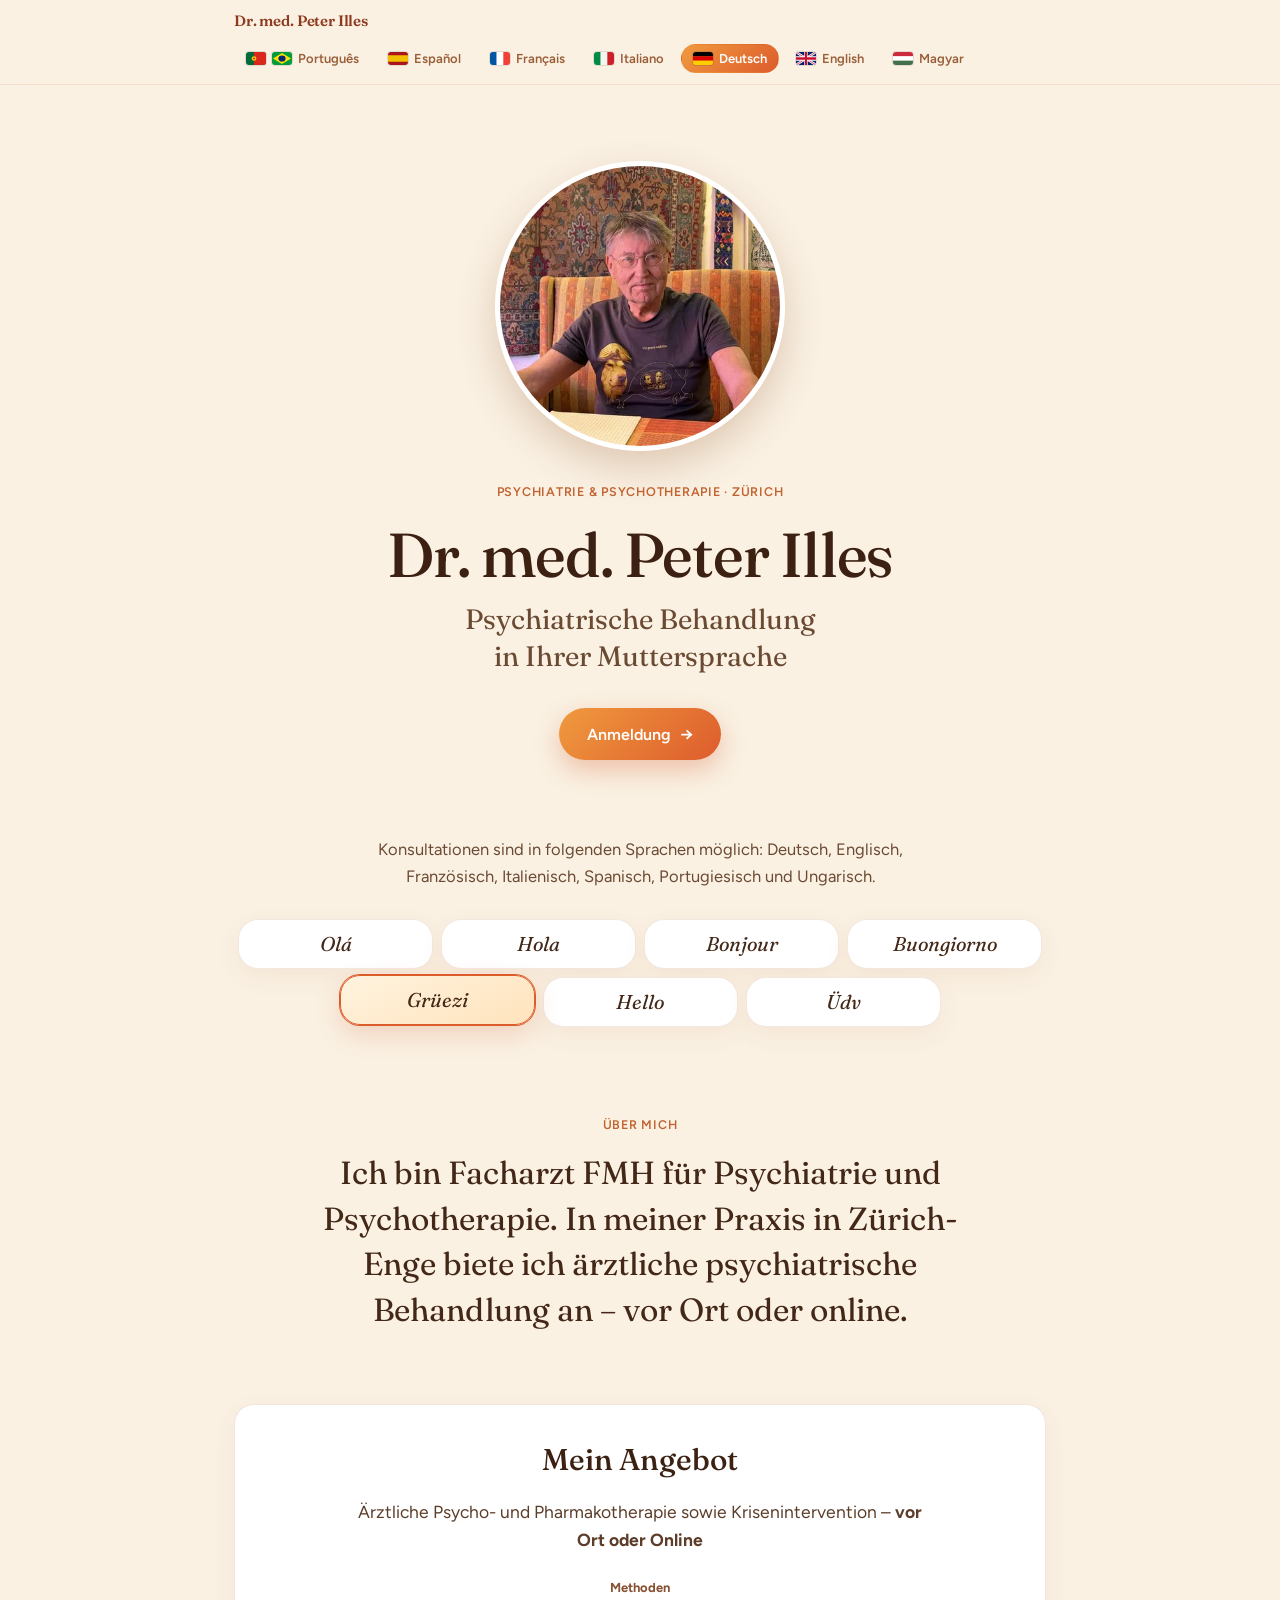
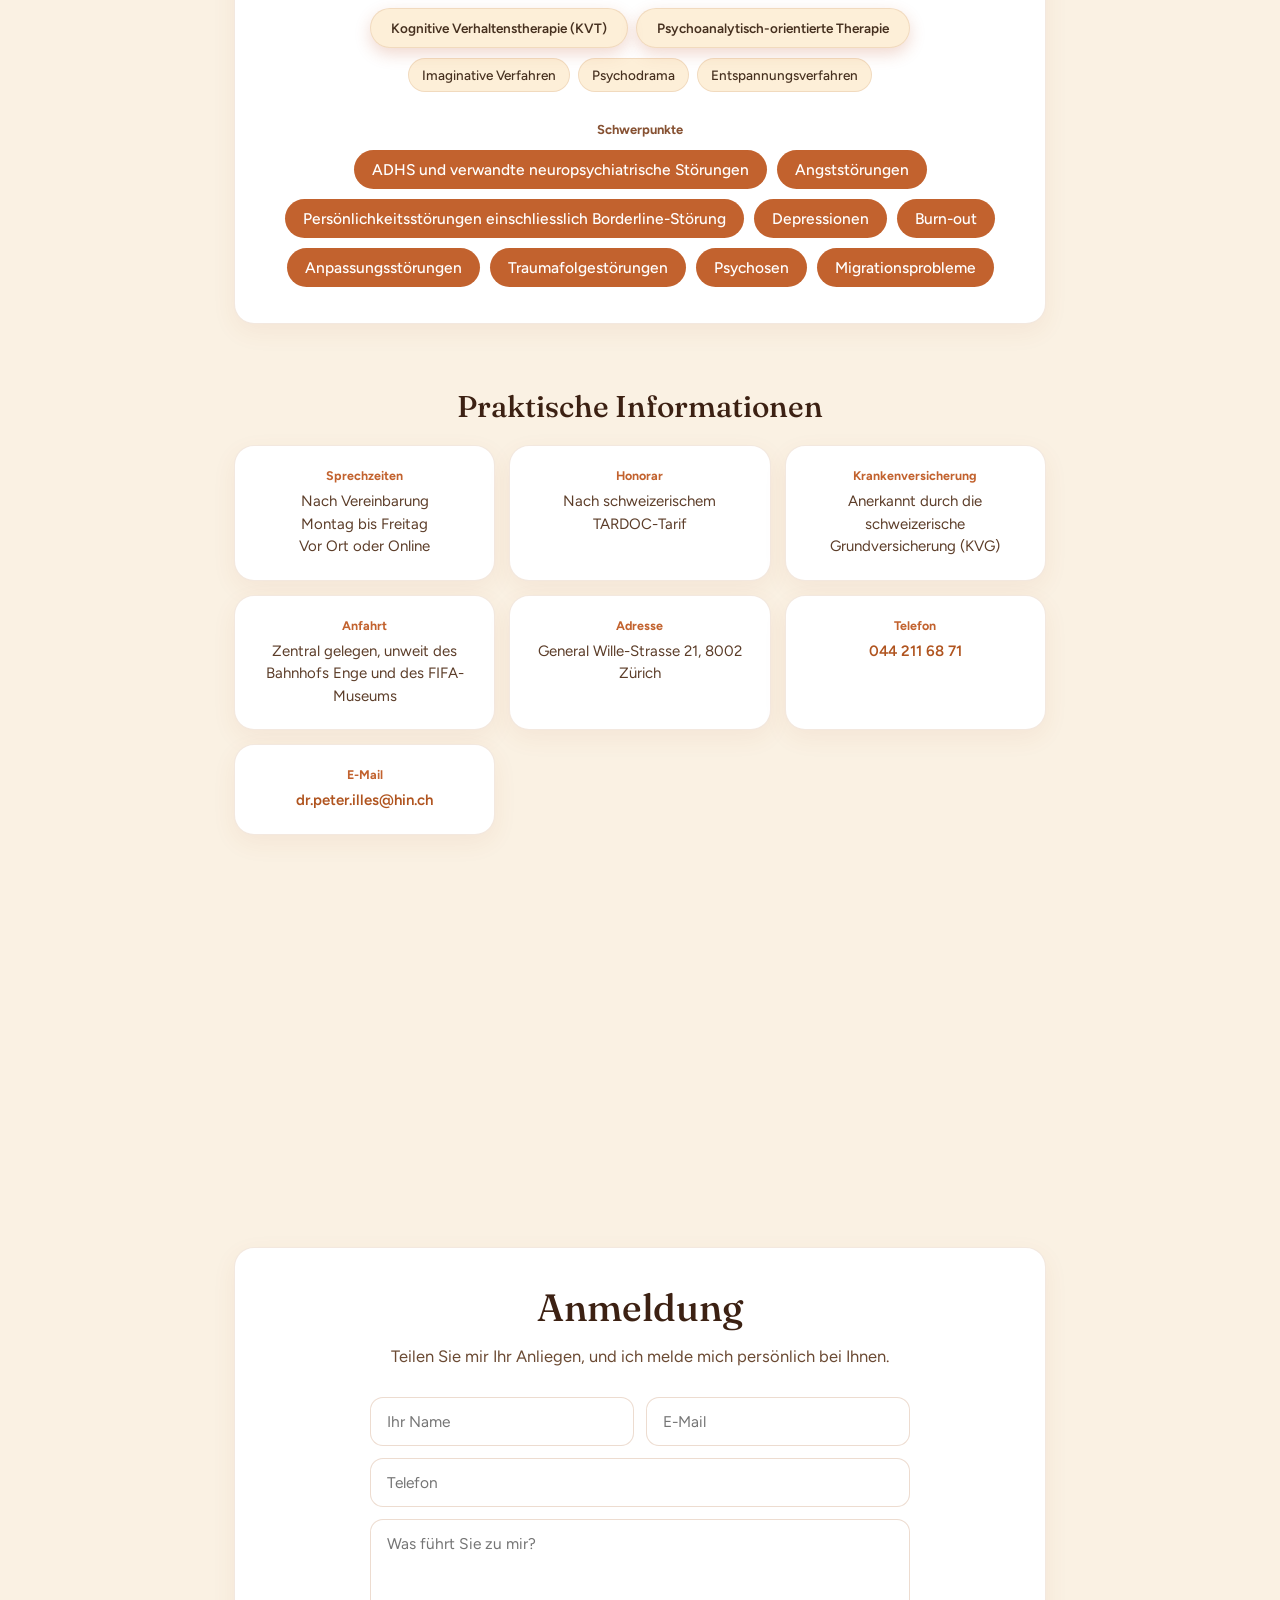
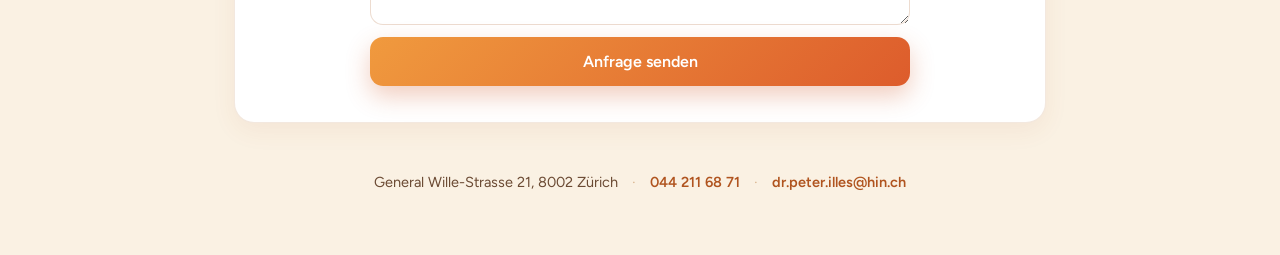
<file: index.html>
<!DOCTYPE html>
<html lang="de">
<head>
  <meta charset="utf-8">
  <meta name="viewport" content="width=device-width, initial-scale=1">
  <title>Psychiater Zürich – mehrsprachig, auch Portugiesisch | Dr. med. Peter Illes</title>
  <meta name="description" content="Psychiater Zürich: Dr. med. Peter Illes, Facharzt FMH. Therapie auf Deutsch, Englisch, Französisch, Italienisch, Spanisch, Portugiesisch und Ungarisch – vor Ort oder online.">
  <meta name="robots" content="index, follow">
  <link rel="canonical" href="https://peterilles.info/">

  <!-- hreflang alternates -->
  <link rel="alternate" hreflang="de" href="https://peterilles.info/">
  <link rel="alternate" hreflang="en" href="https://peterilles.info/en/">
  <link rel="alternate" hreflang="fr" href="https://peterilles.info/fr/">
  <link rel="alternate" hreflang="it" href="https://peterilles.info/it/">
  <link rel="alternate" hreflang="es" href="https://peterilles.info/es/">
  <link rel="alternate" hreflang="pt" href="https://peterilles.info/pt/">
  <link rel="alternate" hreflang="hu" href="https://peterilles.info/hu/">
  <link rel="alternate" hreflang="x-default" href="https://peterilles.info/">

  <!-- Open Graph -->
  <meta property="og:type" content="website">
  <meta property="og:title" content="Psychiater Zürich – mehrsprachig, auch Portugiesisch | Dr. med. Peter Illes">
  <meta property="og:description" content="Psychiatrie und Psychotherapie in Zürich – auf Deutsch, Englisch, Französisch, Italienisch, Spanisch, Portugiesisch und Ungarisch. General Wille-Strasse 21, 8002 Zürich.">
  <meta property="og:url" content="https://peterilles.info/">
  <meta property="og:locale" content="de_CH">
  <meta property="og:site_name" content="Dr. med. Peter Illes">
  <meta property="og:image" content="https://peterilles.info/dr-illes-portrait.webp">

  <!-- Fonts -->
  <link rel="preconnect" href="https://fonts.googleapis.com">
  <link rel="preconnect" href="https://fonts.gstatic.com" crossorigin>
  <link href="https://fonts.googleapis.com/css2?family=Figtree:wght@400;500;600;700&family=Fraunces:opsz,ital,wght@9..144,0,400;9..144,0,500;9..144,0,600;9..144,1,400&display=swap" rel="stylesheet">

  <style>@keyframes floatUp{0%{opacity:0;transform:translateY(14px)}to{opacity:1;transform:translateY(0)}}*,::after,::before{box-sizing:border-box}body{margin:0;font-family:"Figtree",system-ui,sans-serif;color:#46301f;background:#faf1e3;min-height:100vh;-webkit-font-smoothing:antialiased}::selection{background:#f6c56a;color:#4a2410}a{color:inherit}button{font-family:inherit}#nav{position:sticky;top:0;z-index:20;background:rgba(250,241,227,.86);backdrop-filter:blur(10px);border-bottom:1px solid rgba(180,110,60,.14)}#nav-inner,main{max-width:860px;margin:0 auto}#nav-inner,.pill{align-items:center}#nav-inner{padding:11px 24px;display:flex;justify-content:space-between;gap:14px;flex-wrap:wrap}#hero h1,#langs-intro h2,#nav-name{font-family:"Fraunces",Georgia,serif}#nav-name{font-weight:600;font-size:15px;color:#8e3a1e;letter-spacing:-.01em}#lang-pills{display:flex;flex-wrap:wrap;gap:5px}.pill{text-decoration:none;display:inline-flex;gap:6px;cursor:pointer;font-size:13px;font-weight:600;padding:6px 11px;border-radius:999px;border:1.5px solid transparent;transition:all .2s;background:0 0;color:#9a5e38}.pill.active{background:linear-gradient(135deg,#f09a3e,#dd5c2c);color:#fff}.pill svg{border-radius:3px;box-shadow:0 0 0 1px rgba(0,0,0,.1);flex:none}main{padding:0 24px}#hero{padding:76px 0 44px;text-align:center;animation:floatUp .7s ease both}#hero-portrait{width:clamp(230px,34vw,290px);height:clamp(230px,34vw,290px);border-radius:50%;object-fit:cover;object-position:center 28%;margin:0 auto 30px;display:block;border:5px solid #fff;box-shadow:0 16px 38px rgba(140,70,30,.24)}#hero-kicker{display:inline-block;font-size:12.5px;font-weight:600;letter-spacing:.06em;text-transform:uppercase;color:#c2622e;margin-bottom:24px}#hero h1,#langs-intro h2{font-weight:500;color:#3c2113}#hero h1{font-size:clamp(36px,5.4vw,62px);line-height:1.04;letter-spacing:-.018em;margin:0 auto 14px;max-width:none;text-wrap:balance}#hero-lead{font-family:"Fraunces",Georgia,serif;font-weight:400;font-size:clamp(20px,2.6vw,28px);line-height:1.3;color:#6b4a33;max-width:22em;margin:0 auto 34px;text-wrap:balance}#hero-cta{display:inline-flex;align-items:center;gap:9px;background:linear-gradient(135deg,#f09a3e,#dd5c2c);color:#fff;font-weight:600;font-size:16px;text-decoration:none;padding:15px 28px;border-radius:999px;box-shadow:0 10px 26px rgba(210,90,44,.32)}#langs-section{padding:32px 0}#langs-intro{text-align:center;max-width:38em;margin:0 auto 30px}#langs-intro h2{font-size:clamp(26px,3.4vw,38px);margin:0 0 12px}#langs-intro p{font-size:16.5px;line-height:1.6;color:#6b4a33;margin:0}#lang-cards,.lang-card{display:flex;justify-content:center}#lang-cards{flex-wrap:wrap;gap:8px}.lang-card{text-decoration:none;font-family:inherit;cursor:pointer;flex-direction:column;align-items:center;gap:6px;padding:14px 6px;border-radius:18px;transition:all .22s;background:#fff;border:2px solid rgba(180,110,60,.14);width:calc(25% - 8px);min-width:110px}.lang-card.active{background:linear-gradient(155deg,#fff3df,#ffe3bc);border:2px solid #dd5c2c;box-shadow:0 10px 26px rgba(210,90,44,.2);transform:translateY(-2px)}#approach p,.lang-card-hello{font-family:"Fraunces",Georgia,serif;font-weight:400;color:#432717}.lang-card-hello{font-style:italic;font-size:20px;line-height:1}#approach{padding:48px 0;text-align:center}#approach-kicker{font-size:12.5px;font-weight:600;letter-spacing:.06em;text-transform:uppercase;color:#c2622e;margin-bottom:18px}#approach p{font-size:clamp(22px,3vw,32px);line-height:1.42;margin:0 auto;max-width:22em;text-wrap:pretty}#offer{padding:24px 0}#offer-box{background:#fff;border:1px solid rgba(180,110,60,.16);border-radius:22px;padding:36px;text-align:center}#offer-kicker{font-family:"Fraunces",Georgia,serif;font-size:clamp(22px,2.8vw,30px);font-weight:500;color:#3c2113;margin:0 0 20px}#contact-box>p,#offer-body{font-size:17.5px;line-height:1.6;color:#5c3d29;margin:0 auto 26px;max-width:34em}#methods-title{font-size:13px;font-weight:700;color:#875233;margin-bottom:13px}#methods-list{display:flex;flex-direction:column;gap:10px;align-items:center}.methods-primary-row,.methods-secondary-row{display:flex;flex-wrap:wrap;gap:8px;justify-content:center}.method-tag,.method-tag-primary{font-size:13.5px;font-weight:500;background:#f7cd8652;border:1px solid rgba(180,110,60,.16);padding:8px 13px;border-radius:999px}.method-tag-primary{font-weight:600;padding:11px 20px;box-shadow:0 6px 16px rgba(190,80,40,.22)}#focus{padding:24px 0}#focus h2{font-size:clamp(22px,2.8vw,30px);margin:0 0 18px;text-align:center}#focus-list{display:flex;flex-wrap:wrap;gap:10px;justify-content:center}.focus-tag{font-size:15.5px;font-weight:500;color:#fff;background:#c2622e;padding:10px 18px;border-radius:999px}#practical{padding:40px 0 24px}#contact-box h2,#focus h2,#practical h2{font-family:"Fraunces",Georgia,serif;font-weight:500;color:#3c2113}#practical h2{font-size:clamp(22px,2.8vw,30px);margin:0 0 20px;text-align:center}#practical-grid{display:grid;grid-template-columns:repeat(auto-fit,minmax(210px,1fr));gap:14px}.info-card{background:#fff;border:1px solid rgba(180,110,60,.16);border-radius:18px;padding:22px;text-align:center}.info-label{font-size:12.5px;font-weight:700;color:#c2622e;margin-bottom:7px}.info-value{font-size:15px;line-height:1.5;color:#5c3d29}#contact{padding:44px 0 30px;scroll-margin-top:60px}#contact-box{background:linear-gradient(160deg,#fffdf9,#ffead0);border:1px solid rgba(180,110,60,.18);border-radius:28px;padding:44px;box-shadow:0 18px 46px rgba(170,90,45,.12);text-align:center}#contact-box h2{font-size:clamp(26px,3.4vw,38px);margin:0 0 12px}#contact-box>p{font-size:16.5px;color:#6b4a33;margin:0 auto 28px;max-width:32em}#contact-form{display:grid;grid-template-columns:1fr 1fr;gap:12px;max-width:540px;margin:0 auto;text-align:left}#contact-form input,#contact-form textarea{font-family:inherit;font-size:15.5px;color:#46301f;background:#fff;border:1.5px solid rgba(180,110,60,.24);border-radius:13px;padding:14px 16px;outline:0;transition:border-color .2s}#contact-form input:focus,#contact-form textarea:focus{border-color:#dd5c2c}#contact-form input[name=phone],#contact-form textarea,#form-note{grid-column:1/-1}#contact-form textarea{resize:vertical}#contact-form button{grid-column:1/-1;font-family:inherit;font-weight:600;font-size:16px;color:#fff;background:linear-gradient(135deg,#f09a3e,#dd5c2c);border:0;border-radius:13px;padding:15px;cursor:pointer;box-shadow:0 10px 24px rgba(210,90,44,.3);transition:opacity .2s}#contact-form button:hover{opacity:.88}#form-note{font-size:12.5px;color:#a4673f;line-height:1.45;text-align:center}@media (max-width:640px){#contact-box{padding:28px 20px}#contact-form{grid-template-columns:1fr}}footer{padding:20px 0 64px;display:flex;flex-wrap:wrap;gap:14px;justify-content:center;align-items:center}footer a,footer span{font-size:14.5px;color:#6b4a33}footer .dot{color:#d8b48e}footer a{color:#b0541f;text-decoration:none;font-weight:600}#focus-title{font-family:inherit;font-size:13px;font-weight:700;color:#875233;margin:30px 0 13px}#offer-box,#contact-box,.info-card,.lang-card{background:#fff;border:1px solid rgba(180,110,60,.16);border-radius:20px;box-shadow:0 8px 24px rgba(170,90,45,.07)}#offer-box,#contact-box{padding:36px}.lang-card.active{background:linear-gradient(155deg,#fff3df,#ffe3bc);border:1px solid #dd5c2c;box-shadow:0 0 0 1px #dd5c2c,0 10px 26px rgba(210,90,44,.2)}@media (max-width:640px){#offer-box,#contact-box{padding:28px 20px}}</style>

  <script type="application/ld+json">{"@context":"https://schema.org","@type":"Physician","@id":"https://peterilles.info/#physician","name":"Dr. med. Peter Illes","description":"Psychiater Zürich: Dr. med. Peter Illes, Facharzt FMH. Therapie auf Deutsch, Englisch, Französisch, Italienisch, Spanisch, Portugiesisch und Ungarisch – vor Ort oder online.","medicalSpecialty":"https://schema.org/Psychiatric","url":"https://peterilles.info/","image":"https://peterilles.info/dr-illes-portrait.webp","telephone":"+41442116871","email":"mailto:dr.peter.illes@hin.ch","address":{"@type":"PostalAddress","streetAddress":"General Wille-Strasse 21","postalCode":"8002","addressLocality":"Zürich","addressCountry":"CH"},"geo":{"@type":"GeoCoordinates","latitude":47.36374597116766,"longitude":8.529243776901245},"hasMap":"https://www.google.com/maps/search/?api=1&query=General+Wille-Strasse+21%2C+8002+Z%C3%BCrich","availableLanguage":["German","English","French","Italian","Spanish","Portuguese","Hungarian"]}</script>

  <!-- Google tag (gtag.js) -->
  <script async src="https://www.googletagmanager.com/gtag/js?id=G-DBEB4YR8NC"></script>
  <script>
    window.dataLayer = window.dataLayer || [];
    function gtag(){dataLayer.push(arguments);}
    gtag('js', new Date());

    gtag('config', 'G-DBEB4YR8NC');
  </script>
</head>
<body>

<!-- STICKY NAV -->
<div id="nav">
  <div id="nav-inner">
    <div id="nav-name">Dr. med. Peter Illes</div>
    <nav id="lang-pills" aria-label="language"><a class="pill active" href="/" aria-label="Deutsch"><svg width="20" height="13" xmlns="http://www.w3.org/2000/svg" preserveAspectRatio="none" viewBox="0 0 3 2"><rect y="0" width="3" height="0.667" fill="#000000"/><rect y="0.667" width="3" height="0.667" fill="#DD0000"/><rect y="1.333" width="3" height="0.667" fill="#FFCE00"/></svg> Deutsch</a><a class="pill" href="/en/" aria-label="English"><svg width="20" height="13" xmlns="http://www.w3.org/2000/svg" preserveAspectRatio="none" viewBox="0 0 60 30"><rect width="60" height="30" fill="#012169"/><path d="M0,0 L60,30 M60,0 L0,30" stroke="#fff" stroke-width="6"/><path d="M0,0 L60,30 M60,0 L0,30" stroke="#C8102E" stroke-width="2"/><path d="M30,0 V30 M0,15 H60" stroke="#fff" stroke-width="10"/><path d="M30,0 V30 M0,15 H60" stroke="#C8102E" stroke-width="6"/></svg> English</a><a class="pill" href="/fr/" aria-label="Français"><svg width="20" height="13" xmlns="http://www.w3.org/2000/svg" preserveAspectRatio="none" viewBox="0 0 3 2"><rect x="0" width="1" height="2" fill="#0055A4"/><rect x="1" width="1" height="2" fill="#FFFFFF"/><rect x="2" width="1" height="2" fill="#EF4135"/></svg> Français</a><a class="pill" href="/it/" aria-label="Italiano"><svg width="20" height="13" xmlns="http://www.w3.org/2000/svg" preserveAspectRatio="none" viewBox="0 0 3 2"><rect x="0" width="1" height="2" fill="#008C45"/><rect x="1" width="1" height="2" fill="#F4F5F0"/><rect x="2" width="1" height="2" fill="#CD212A"/></svg> Italiano</a><a class="pill" href="/es/" aria-label="Español"><svg width="20" height="13" xmlns="http://www.w3.org/2000/svg" preserveAspectRatio="none" viewBox="0 0 3 2"><rect width="3" height="2" fill="#AA151B"/><rect y="0.5" width="3" height="1" fill="#F1BF00"/></svg> Español</a><a class="pill" href="/pt/" aria-label="Português"><svg width="20" height="13" xmlns="http://www.w3.org/2000/svg" preserveAspectRatio="none" viewBox="0 0 60 40"><rect width="60" height="40" fill="#046A38"/><rect x="24" width="36" height="40" fill="#DA291C"/><circle cx="24" cy="20" r="7" fill="#FFD100"/><circle cx="24" cy="20" r="3.2" fill="#DA291C"/></svg> Português</a><a class="pill" href="/hu/" aria-label="Magyar"><svg width="20" height="13" xmlns="http://www.w3.org/2000/svg" preserveAspectRatio="none" viewBox="0 0 3 2"><rect y="0" width="3" height="0.667" fill="#CD2A3E"/><rect y="0.667" width="3" height="0.667" fill="#FFFFFF"/><rect y="1.333" width="3" height="0.667" fill="#436F4D"/></svg> Magyar</a></nav>
  </div>
</div>

<main>
  <!-- HERO -->
  <section id="hero">
    <img id="hero-portrait" src="/dr-illes-portrait.webp" alt="Dr. med. Peter Illes" width="290" height="290" fetchpriority="high" decoding="async">
    <div id="hero-kicker">Psychiatrie & Psychotherapie · Zürich</div>
    <h1 id="hero-name">Dr. med. Peter Illes</h1>
    <p id="hero-lead">Psychiatrische Behandlung in Ihrer Muttersprache</p>
    <a href="#contact" id="hero-cta">Anmeldung <span style="font-size:18px">→</span></a>
  </section>

  <!-- LANGUAGE USP -->
  <section id="langs-section">
    <div id="langs-intro">
      <p id="langs-body">Konsultationen sind in folgenden Sprachen möglich: Deutsch, Englisch, Französisch, Italienisch, Spanisch, Portugiesisch und Ungarisch.</p>
    </div>
    <div id="lang-cards"><a class="lang-card active" href="/" aria-label="Deutsch"><span class="lang-card-hello">Grüezi</span></a><a class="lang-card" href="/en/" aria-label="English"><span class="lang-card-hello">Hello</span></a><a class="lang-card" href="/fr/" aria-label="Français"><span class="lang-card-hello">Bonjour</span></a><a class="lang-card" href="/it/" aria-label="Italiano"><span class="lang-card-hello">Buongiorno</span></a><a class="lang-card" href="/es/" aria-label="Español"><span class="lang-card-hello">Hola</span></a><a class="lang-card" href="/pt/" aria-label="Português"><span class="lang-card-hello">Olá</span></a><a class="lang-card" href="/hu/" aria-label="Magyar"><span class="lang-card-hello">Üdv</span></a></div>
  </section>

  <!-- APPROACH -->
  <section id="approach">
    <h2 id="approach-kicker">Über mich</h2>
    <p id="approach-body">Ich bin Facharzt FMH für Psychiatrie und Psychotherapie. In meiner Praxis in Zürich-Enge biete ich ärztliche psychiatrische Behandlung an – vor Ort oder online.</p>
  </section>

  <!-- OFFER -->
  <section id="offer">
    <div id="offer-box">
      <h2 id="offer-kicker">Mein Angebot</h2>
      <p id="offer-body">Ärztliche Psycho- und Pharmakotherapie sowie Krisenintervention – <strong>vor Ort oder Online</strong></p>
      <div id="methods-title">Methoden</div>
      <div id="methods-list"><div class="methods-primary-row"><span class="method-tag-primary">Kognitive Verhaltenstherapie (KVT)</span><span class="method-tag-primary">Psychoanalytisch-orientierte Therapie</span></div><div class="methods-secondary-row"><span class="method-tag">Imaginative Verfahren</span><span class="method-tag">Psychodrama</span><span class="method-tag">Entspannungsverfahren</span></div></div>
      <h3 id="focus-title">Schwerpunkte</h3>
      <div id="focus-list"><span class="focus-tag">ADHS und verwandte neuropsychiatrische Störungen</span><span class="focus-tag">Angststörungen</span><span class="focus-tag">Persönlichkeitsstörungen einschliesslich Borderline-Störung</span><span class="focus-tag">Depressionen</span><span class="focus-tag">Burn-out</span><span class="focus-tag">Anpassungsstörungen</span><span class="focus-tag">Traumafolgestörungen</span><span class="focus-tag">Psychosen</span><span class="focus-tag">Migrationsprobleme</span></div>
    </div>
  </section>

  <!-- PRACTICAL -->
  <section id="practical">
    <h2 id="practical-title">Praktische Informationen</h2>
    <div id="practical-grid">
      <div class="info-card"><div class="info-label" id="hours-label">Sprechzeiten</div><div class="info-value" id="hours-value">Nach Vereinbarung<br>Montag bis Freitag<br>Vor Ort oder Online</div></div>
      <div class="info-card"><div class="info-label" id="fees-label">Honorar</div><div class="info-value" id="fees-value">Nach schweizerischem TARDOC-Tarif</div></div>
      <div class="info-card"><div class="info-label" id="insurance-label">Krankenversicherung</div><div class="info-value" id="insurance-value">Anerkannt durch die schweizerische Grundversicherung (KVG)</div></div>
      <div class="info-card"><div class="info-label" id="access-label">Anfahrt</div><div class="info-value" id="access-value">Zentral gelegen, unweit des Bahnhofs Enge und des FIFA-Museums</div></div>
      <div class="info-card"><div class="info-label" id="address-label">Adresse</div><div class="info-value" id="address-value">General Wille-Strasse 21, 8002 Zürich</div></div>
      <div class="info-card"><div class="info-label" id="tel-label">Telefon</div><div class="info-value"><a href="tel:+41442116871" style="color:#B0541F;font-weight:600;text-decoration:none;">044 211 68 71</a></div></div>
      <div class="info-card"><div class="info-label" id="email-label">E-Mail</div><div class="info-value"><a href="mailto:dr.peter.illes@hin.ch" style="color:#B0541F;font-weight:600;text-decoration:none;">dr.peter.illes@hin.ch</a></div></div>
    </div>
    <div id="maps-container">
      <iframe
        src="https://www.google.com/maps/embed?pb=!1m18!1m12!1m3!1d2703.6177281093!2d8.529243776901244!3d47.36374597116766!2m3!1f0!2f0!3f0!3m2!1i1024!2i768!4f13.1!3m3!1m2!1s0x479aa0b48cf09d8b%3A0x2b2e5c6c2d6b8e2a!2sGeneral+Wille-Strasse+21%2C+8002+Z%C3%BCrich!5e0!3m2!1sde!2sch!4v1700000000000!5m2!1sde!2sch"
        width="100%" height="320" style="border:0; border-radius:18px; margin-top:20px;" allowfullscreen="" loading="lazy" referrerpolicy="no-referrer-when-downgrade">
      </iframe>
    </div>
  </section>

  <!-- CONTACT -->
  <section id="contact">
    <div id="contact-box">
      <h2 id="contact-title">Anmeldung</h2>
      <p id="contact-body">Teilen Sie mir Ihr Anliegen, und ich melde mich persönlich bei Ihnen.</p>
      <form id="contact-form">
        <input name="name" required id="f-name" placeholder="Ihr Name">
        <input name="email" type="email" required id="f-email" placeholder="E-Mail">
        <input name="phone" id="f-phone" placeholder="Telefon">
        <textarea name="concern" rows="4" id="f-concern" placeholder="Was führt Sie zu mir?"></textarea>
        <button type="submit" id="f-submit">Anfrage senden</button>
      </form>
      <div id="form-thanks" style="display:none; padding:24px 0; font-family:'Fraunces',Georgia,serif; font-size:22px; color:#3C2113; font-weight:500;"></div>
    </div>
  </section>

  <!-- FOOTER -->
  <footer>
    <span>General Wille-Strasse 21, 8002 Zürich</span>
    <span class="dot">·</span>
    <a href="tel:+41442116871">044 211 68 71</a>
    <span class="dot">·</span>
    <a href="mailto:dr.peter.illes@hin.ch">dr.peter.illes@hin.ch</a>
  </footer>
</main>

<script>const contact={name:"Dr. med. Peter Illes",address1:"General Wille-Strasse 21",address2:"8002 Zürich",tel:"044 211 68 71",email:"dr.peter.illes@hin.ch"},langs=[{code:"pt",label:"Português",hello:"Olá",extraFlag:"pt-br"},{code:"es",label:"Español",hello:"Hola"},{code:"fr",label:"Français",hello:"Bonjour"},{code:"it",label:"Italiano",hello:"Buongiorno"},{code:"de",label:"Deutsch",hello:"Grüezi"},{code:"en",label:"English",hello:"Hello"},{code:"hu",label:"Magyar",hello:"Üdv"}],langUrls={de:"/",en:"/en/",fr:"/fr/",it:"/it/",es:"/es/",pt:"/pt/",hu:"/hu/"},t={pt:{kicker:"Psiquiatria & Psicoterapia · Zurique",heroLead:"Tratamento psiquiátrico na sua língua materna",langsBody:"As consultas são possíveis nas seguintes línguas: alemão, inglês, francês, italiano, espanhol, português e húngaro.",approachTitle:"Sobre mim",approachBody:"Sou médico especialista FMH em psiquiatria e psicoterapia. No meu consultório em Zurique-Enge ofereço tratamento psiquiátrico – presencialmente ou online.",offerTitle:"O que ofereço",offerBody:"Psicoterapia médica, farmacoterapia e intervenção em crise – <strong>presencialmente ou online</strong>",methodsTitle:"Métodos",methodsPrimary:["Terapia cognitivo-comportamental (TCC)","Terapia de orientação psicanalítica"],methods:["Métodos imaginativos","Psicodrama","Técnicas de relaxamento"],focusTitle:"Áreas de foco",focus:["PHDA e perturbações neuropsiquiátricas relacionadas","Perturbações de ansiedade","Perturbações de personalidade incluindo perturbação borderline","Depressão","Burnout","Perturbações de adaptação","Perturbações relacionadas com trauma","Psicoses","Problemas relacionados com a migração"],practicalTitle:"Informações práticas",hoursLabel:"Horário de consulta",hoursValue:"Mediante marcação<br>segunda a sexta-feira<br>presencialmente ou online",feesLabel:"Honorários",feesValue:"Segundo a tarifa suíça TARDOC",insuranceLabel:"Seguro de saúde",insuranceValue:"Reconhecido pelo seguro básico suíço (LAMal/KVG)",accessLabel:"Como chegar",accessValue:"Localização central, perto da estação de Enge e do Museu FIFA",addressLabel:"Endereço",addressValue:"General Wille-Strasse 21, 8002 Zürich",contactTitle:"Inscrição",contactBody:"Partilhe comigo a sua situação e responderei pessoalmente.",telLabel:"Telefone",emailLabel:"E-mail",fName:"O seu nome",fEmail:"E-mail",fPhone:"Telefone",fConcern:"O que o traz aqui?",fSubmit:"Enviar pedido",fThanks:"Obrigado pelo seu e-mail! Responderei em breve. Em caso de emergência, também estou contactável por telefone através do: 044 211 68 71"},es:{kicker:"Psiquiatría & Psicoterapia · Zúrich",heroLead:"Tratamiento psiquiátrico en su lengua materna",langsBody:"Las consultas son posibles en los siguientes idiomas: alemán, inglés, francés, italiano, español, portugués y húngaro.",approachTitle:"Sobre mí",approachBody:"Soy médico especialista FMH en psiquiatría y psicoterapia. En mi consulta en Zúrich-Enge ofrezco tratamiento psiquiátrico, de forma presencial o en línea.",offerTitle:"Lo que ofrezco",offerBody:"Psicoterapia médica, farmacoterapia e intervención en crisis – <strong>en consulta o en línea</strong>",methodsTitle:"Métodos",methodsPrimary:["Terapia cognitivo-conductual (TCC)","Terapia de orientación psicoanalítica"],methods:["Métodos imaginativos","Psicodrama","Técnicas de relajación"],focusTitle:"Áreas de enfoque",focus:["TDAH y trastornos neuropsiquiátricos relacionados","Trastornos de ansiedad","Trastornos de personalidad incluido el trastorno límite","Depresión","Burnout","Trastornos adaptativos","Trastornos relacionados con el trauma","Psicosis","Problemas relacionados con la migración"],practicalTitle:"Información práctica",hoursLabel:"Horario de consulta",hoursValue:"Con cita previa<br>lunes a viernes<br>en consulta o en línea",feesLabel:"Honorarios",feesValue:"Según la tarifa suiza TARDOC",insuranceLabel:"Seguro médico",insuranceValue:"Reconocido por el seguro básico suizo (LAMal/KVG)",accessLabel:"Cómo llegar",accessValue:"Ubicación céntrica, cerca de la estación de Enge y del Museo FIFA",addressLabel:"Dirección",addressValue:"General Wille-Strasse 21, 8002 Zürich",contactTitle:"Inscripción",contactBody:"Comparta conmigo su consulta y le responderé personalmente.",telLabel:"Teléfono",emailLabel:"Correo electrónico",fName:"Tu nombre",fEmail:"Correo electrónico",fPhone:"Teléfono",fConcern:"¿Qué le trae aquí?",fSubmit:"Enviar solicitud",fThanks:"¡Gracias por su correo! Le responderé en breve. En caso de urgencia, también puede llamarme al: 044 211 68 71"},fr:{kicker:"Psychiatrie & Psychothérapie · Zurich",heroLead:"Traitement psychiatrique dans votre langue maternelle",langsBody:"Les consultations sont possibles dans les langues suivantes : allemand, anglais, français, italien, espagnol, portugais et hongrois.",approachTitle:"À propos de moi",approachBody:"Je suis médecin spécialiste FMH en psychiatrie et psychothérapie. Dans mon cabinet à Zurich-Enge, je propose un traitement psychiatrique – en cabinet ou en ligne.",offerTitle:"Ce que je propose",offerBody:"Psychothérapie médicale, pharmacothérapie et intervention de crise – <strong>en cabinet ou en ligne</strong>",methodsTitle:"Méthodes",methodsPrimary:["Thérapie cognitivo-comportementale (TCC)","Thérapie d'orientation psychanalytique"],methods:["Méthodes imaginatives","Psychodrame","Techniques de relaxation"],focusTitle:"Domaines de spécialité",focus:["TDAH et troubles neuropsychiatriques associés","Troubles anxieux","Troubles de la personnalité dont trouble borderline","Dépression","Burn-out","Troubles de l'adaptation","Troubles liés au trauma","Psychoses","Problèmes liés à la migration"],practicalTitle:"Informations pratiques",hoursLabel:"Heures de consultation",hoursValue:"Sur rendez-vous<br>du lundi au vendredi<br>en cabinet ou en ligne",feesLabel:"Honoraires",feesValue:"Selon le tarif suisse TARDOC",insuranceLabel:"Assurance maladie",insuranceValue:"Reconnu par l'assurance de base suisse (LAMal/KVG)",accessLabel:"Accès",accessValue:"Situation centrale, à proximité de la gare d'Enge et du Musée FIFA",addressLabel:"Adresse",addressValue:"General Wille-Strasse 21, 8002 Zürich",contactTitle:"Inscription",contactBody:"Faites-moi part de votre demande et je vous répondrai personnellement.",telLabel:"Téléphone",emailLabel:"E-mail",fName:"Votre nom",fEmail:"E-mail",fPhone:"Téléphone",fConcern:"Qu'est-ce qui vous amène ?",fSubmit:"Envoyer la demande",fThanks:"Merci pour votre e-mail ! Je vous répondrai dans les meilleurs délais. En cas d'urgence, je suis également joignable par téléphone au : 044 211 68 71"},it:{kicker:"Psichiatria & Psicoterapia · Zurigo",heroLead:"Trattamento psichiatrico nella sua lingua madre",langsBody:"Le consultazioni sono possibili nelle seguenti lingue: tedesco, inglese, francese, italiano, spagnolo, portoghese e ungherese.",approachTitle:"Chi sono",approachBody:"Sono medico specialista FMH in psichiatria e psicoterapia. Nel mio studio a Zurigo-Enge offro un trattamento psichiatrico – in studio o online.",offerTitle:"Cosa offro",offerBody:"Psicoterapia medica, farmacoterapia e intervento in situazioni di crisi – <strong>in studio o online</strong>",methodsTitle:"Metodi",methodsPrimary:["Terapia cognitivo-comportamentale (TCC)","Terapia a orientamento psicoanalitico"],methods:["Metodi immaginativi","Psicodramma","Tecniche di rilassamento"],focusTitle:"Aree di specializzazione",focus:["ADHD e disturbi neuropsichiatrici correlati","Disturbi d'ansia","Disturbi di personalità incluso il disturbo borderline","Depressione","Burnout","Disturbi dell'adattamento","Disturbi correlati al trauma","Psicosi","Problemi legati alla migrazione"],practicalTitle:"Informazioni pratiche",hoursLabel:"Orari di consultazione",hoursValue:"Su appuntamento<br>dal lunedì al venerdì<br>in studio o online",feesLabel:"Onorari",feesValue:"Secondo la tariffa svizzera TARDOC",insuranceLabel:"Assicurazione",insuranceValue:"Riconosciuto dall'assicurazione di base svizzera (LAMal/KVG)",accessLabel:"Come arrivare",accessValue:"Posizione centrale, vicino alla stazione di Enge e al Museo FIFA",addressLabel:"Indirizzo",addressValue:"General Wille-Strasse 21, 8002 Zürich",contactTitle:"Iscrizione",contactBody:"Mi comunichi la sua richiesta e le risponderò personalmente.",telLabel:"Telefono",emailLabel:"E-mail",fName:"Il tuo nome",fEmail:"E-mail",fPhone:"Telefono",fConcern:"Cosa la porta qui?",fSubmit:"Invia richiesta",fThanks:"Grazie per la sua e-mail! Le risponderò a breve. In caso di emergenza sono raggiungibile anche per telefono al: 044 211 68 71"},de:{kicker:"Psychiatrie & Psychotherapie · Zürich",heroLead:"Psychiatrische Behandlung in Ihrer Muttersprache",langsBody:"Konsultationen sind in folgenden Sprachen möglich: Deutsch, Englisch, Französisch, Italienisch, Spanisch, Portugiesisch und Ungarisch.",approachTitle:"Über mich",approachBody:"Ich bin Facharzt FMH für Psychiatrie und Psychotherapie. In meiner Praxis in Zürich-Enge biete ich ärztliche psychiatrische Behandlung an – vor Ort oder online.",offerTitle:"Mein Angebot",offerBody:"Ärztliche Psycho- und Pharmakotherapie sowie Krisenintervention – <strong>vor Ort oder Online</strong>",methodsTitle:"Methoden",methodsPrimary:["Kognitive Verhaltenstherapie (KVT)","Psychoanalytisch-orientierte Therapie"],methods:["Imaginative Verfahren","Psychodrama","Entspannungsverfahren"],focusTitle:"Schwerpunkte",focus:["ADHS und verwandte neuropsychiatrische Störungen","Angststörungen","Persönlichkeitsstörungen einschliesslich Borderline-Störung","Depressionen","Burn-out","Anpassungsstörungen","Traumafolgestörungen","Psychosen","Migrationsprobleme"],practicalTitle:"Praktische Informationen",hoursLabel:"Sprechzeiten",hoursValue:"Nach Vereinbarung<br>Montag bis Freitag<br>Vor Ort oder Online",feesLabel:"Honorar",feesValue:"Nach schweizerischem TARDOC-Tarif",insuranceLabel:"Krankenversicherung",insuranceValue:"Anerkannt durch die schweizerische Grundversicherung (KVG)",accessLabel:"Anfahrt",accessValue:"Zentral gelegen, unweit des Bahnhofs Enge und des FIFA-Museums",addressLabel:"Adresse",addressValue:"General Wille-Strasse 21, 8002 Zürich",contactTitle:"Anmeldung",contactBody:"Teilen Sie mir Ihr Anliegen, und ich melde mich persönlich bei Ihnen.",telLabel:"Telefon",emailLabel:"E-Mail",fName:"Ihr Name",fEmail:"E-Mail",fPhone:"Telefon",fConcern:"Was führt Sie zu mir?",fSubmit:"Anfrage senden",fThanks:"Danke für Ihre Mail! Ich melde mich zeitnah bei Ihnen. Im Notfall bin ich auch telefonisch erreichbar unter: 044 211 68 71"},en:{kicker:"Psychiatry & Psychotherapy · Zurich",heroLead:"Psychiatric treatment in your mother tongue",langsBody:"Consultations are possible in the following languages: German, English, French, Italian, Spanish, Portuguese, and Hungarian.",approachTitle:"About me",approachBody:"I am a board-certified psychiatrist and psychotherapist (FMH). At my practice in Zurich-Enge I offer psychiatric treatment – in person or online.",offerTitle:"What I offer",offerBody:"Medical psycho- and pharmacotherapy and crisis intervention – <strong>in person or online</strong>",methodsTitle:"Methods",methodsPrimary:["Cognitive behavioural therapy (CBT)","Psychoanalytically oriented therapy"],methods:["Imaginative methods","Psychodrama","Relaxation techniques"],focusTitle:"Areas of focus",focus:["ADHD and related neuropsychiatric disorders","Anxiety disorders","Personality disorders including borderline disorder","Depression","Burnout","Adjustment disorders","Trauma-related disorders","Psychoses","Migration-related problems"],practicalTitle:"Practical information",hoursLabel:"Consultation hours",hoursValue:"By appointment<br>Monday to Friday<br>in person or online",feesLabel:"Fees",feesValue:"According to the Swiss TARDOC tariff",insuranceLabel:"Health insurance",insuranceValue:"Recognised by Swiss basic insurance (KVG)",accessLabel:"Getting here",accessValue:"Centrally located, close to Enge station and the FIFA Museum",addressLabel:"Address",addressValue:"General Wille-Strasse 21, 8002 Zürich",contactTitle:"Registration",contactBody:"Share your concern with me and I will get back to you personally.",telLabel:"Phone",emailLabel:"Email",fName:"Your name",fEmail:"Email",fPhone:"Phone",fConcern:"What brings you here?",fSubmit:"Send request",fThanks:"Thank you for your email! I will get back to you shortly. In an emergency, you can also reach me by phone at: 044 211 68 71"},hu:{kicker:"Pszichiátria & Pszichoterápia · Zürich",heroLead:"Pszichiátriai kezelés az anyanyelvén",langsBody:"A konzultációk az alábbi nyelveken lehetségesek: német, angol, francia, olasz, spanyol, portugál és magyar.",approachTitle:"Rólam",approachBody:"FMH-szakorvos vagyok pszichiátria és pszichoterápia területén. Zürich-Enge-i rendelőmben pszichiátriai kezelést kínálok – személyesen vagy online.",offerTitle:"Amit nyújtok",offerBody:"Orvosi pszicho- és farmakoterápia, valamint krízisintervenció – <strong>személyesen vagy online</strong>",methodsTitle:"Módszerek",methodsPrimary:["Kognitív viselkedésterápia (KVT)","Pszichoanalitikusan orientált terápia"],methods:["Imaginatív eljárások","Pszichodráma","Relaxációs technikák"],focusTitle:"Fő területek",focus:["ADHD és kapcsolódó neuropszichiátriai zavarok","Szorongásos zavarok","Személyiségzavarok, beleértve a borderline zavart","Depresszió","Kiégés (burnout)","Alkalmazkodási zavarok","Traumával összefüggő zavarok","Pszichózisok","Migrációval összefüggő problémák"],practicalTitle:"Gyakorlati tudnivalók",hoursLabel:"Rendelési idő",hoursValue:"Előzetes egyeztetés alapján<br>hétfőtől péntekig<br>személyesen vagy online",feesLabel:"Honorárium",feesValue:"A svájci TARDOC tarifa szerint",insuranceLabel:"Egészségbiztosítás",insuranceValue:"A svájci alapbiztosítás (KVG) által elismert",accessLabel:"Megközelítés",accessValue:"Központi elhelyezkedés, az Enge állomás és a FIFA Múzeum közelében",addressLabel:"Cím",addressValue:"General Wille-Strasse 21, 8002 Zürich",contactTitle:"Bejelentkezés",contactBody:"Ossza meg velem az ügyét, és személyesen válaszolok.",telLabel:"Telefon",emailLabel:"E-mail",fName:"Az Ön neve",fEmail:"E-mail",fPhone:"Telefon",fConcern:"Mi hozta ide?",fSubmit:"Kérés elküldése",fThanks:"Köszönöm az e-mailjét! Hamarosan jelentkezem. Sürgős esetben telefonon is elérhető vagyok a következő számon: 044 211 68 71"}};function flagSVG(e){const a='width="20" height="13" xmlns="http://www.w3.org/2000/svg" preserveAspectRatio="none"',t=(e,t,n)=>`<svg ${a} viewBox="0 0 3 2"><rect x="0" width="1" height="2" fill="${e}"/><rect x="1" width="1" height="2" fill="${t}"/><rect x="2" width="1" height="2" fill="${n}"/></svg>`,n=(e,t,n)=>`<svg ${a} viewBox="0 0 3 2"><rect y="0" width="3" height="0.667" fill="${e}"/><rect y="0.667" width="3" height="0.667" fill="${t}"/><rect y="1.333" width="3" height="0.667" fill="${n}"/></svg>`;switch(e){case"fr":return t("#0055A4","#FFFFFF","#EF4135");case"it":return t("#008C45","#F4F5F0","#CD212A");case"de":return n("#000000","#DD0000","#FFCE00");case"hu":return n("#CD2A3E","#FFFFFF","#436F4D");case"es":return`<svg ${a} viewBox="0 0 3 2"><rect width="3" height="2" fill="#AA151B"/><rect y="0.5" width="3" height="1" fill="#F1BF00"/></svg>`;case"pt":return`<svg ${a} viewBox="0 0 60 40"><rect width="60" height="40" fill="#046A38"/><rect x="24" width="36" height="40" fill="#DA291C"/><circle cx="24" cy="20" r="7" fill="#FFD100"/><circle cx="24" cy="20" r="3.2" fill="#DA291C"/></svg>`;case"pt-br":return`<svg ${a} viewBox="0 0 4 3"><rect width="4" height="3" fill="#009C3B"/><polygon points="2,0.25 3.8,1.5 2,2.75 0.2,1.5" fill="#FFDF00"/><circle cx="2" cy="1.5" r="0.72" fill="#002776"/></svg>`;case"en":return`<svg ${a} viewBox="0 0 60 30"><rect width="60" height="30" fill="#012169"/><path d="M0,0 L60,30 M60,0 L0,30" stroke="#fff" stroke-width="6"/><path d="M0,0 L60,30 M60,0 L0,30" stroke="#C8102E" stroke-width="2"/><path d="M30,0 V30 M0,15 H60" stroke="#fff" stroke-width="10"/><path d="M30,0 V30 M0,15 H60" stroke="#C8102E" stroke-width="6"/></svg>`;default:return""}}let currentLang="de";function render(e){currentLang=e;try{localStorage.setItem("illes_lang",e)}catch(e){}const a=t[e];document.documentElement.lang=e,document.getElementById("lang-pills").innerHTML=langs.map(a=>`<a class="pill${a.code===e?" active":""}" href="${langUrls[a.code]}" aria-label="${a.label}">\n      ${flagSVG(a.code)}${a.extraFlag?" "+flagSVG(a.extraFlag):""} ${a.label}\n    </a>`).join(""),document.getElementById("hero-kicker").textContent=a.kicker,document.getElementById("hero-lead").textContent=a.heroLead;const n=document.getElementById("hero-cta");n.textContent=a.contactTitle,n.insertAdjacentHTML("beforeend",' <span style="font-size:18px">→</span>'),document.getElementById("langs-body").textContent=a.langsBody,document.getElementById("lang-cards").innerHTML=langs.map(a=>`<a class="lang-card${a.code===e?" active":""}" href="${langUrls[a.code]}" aria-label="${a.label}">\n      <span class="lang-card-hello">${a.hello}</span>\n    </a>`).join(""),document.getElementById("approach-kicker").textContent=a.approachTitle,document.getElementById("approach-body").textContent=a.approachBody,document.getElementById("offer-kicker").textContent=a.offerTitle,document.getElementById("offer-body").innerHTML=a.offerBody,document.getElementById("methods-title").textContent=a.methodsTitle,document.getElementById("methods-list").innerHTML='<div class="methods-primary-row">'+(a.methodsPrimary||[]).map(e=>`<span class="method-tag-primary">${e}</span>`).join("")+'</div><div class="methods-secondary-row">'+(a.methods||[]).map(e=>`<span class="method-tag">${e}</span>`).join("")+"</div>",document.getElementById("focus-title").textContent=a.focusTitle,document.getElementById("focus-list").innerHTML=a.focus.map(e=>`<span class="focus-tag">${e}</span>`).join(""),document.getElementById("practical-title").textContent=a.practicalTitle,document.getElementById("hours-label").textContent=a.hoursLabel,document.getElementById("hours-value").innerHTML=a.hoursValue,document.getElementById("fees-label").textContent=a.feesLabel,document.getElementById("fees-value").textContent=a.feesValue,document.getElementById("insurance-label").textContent=a.insuranceLabel,document.getElementById("insurance-value").textContent=a.insuranceValue,document.getElementById("access-label").textContent=a.accessLabel,document.getElementById("access-value").textContent=a.accessValue,document.getElementById("address-label").textContent=a.addressLabel,document.getElementById("address-value").textContent=a.addressValue,document.getElementById("tel-label").textContent=a.telLabel,document.getElementById("email-label").textContent=a.emailLabel,document.getElementById("contact-title").textContent=a.contactTitle,document.getElementById("contact-body").textContent=a.contactBody,document.getElementById("f-name").placeholder=a.fName,document.getElementById("f-email").placeholder=a.fEmail,document.getElementById("f-phone").placeholder=a.fPhone,document.getElementById("f-concern").placeholder=a.fConcern,document.getElementById("f-submit").textContent=a.fSubmit}document.getElementById("contact-form").addEventListener("submit",function(e){e.preventDefault();const a=t[currentLang],n=e.target,o=n.querySelector("#f-name").value,s=n.querySelector("#f-email").value,i=n.querySelector("#f-phone").value,r=n.querySelector("#f-concern").value,l=encodeURIComponent(a.contactTitle+(o?" – "+o:""));let c="";o&&(c+="Name: "+o+"\n"),s&&(c+="E-Mail: "+s+"\n"),i&&(c+="Tel: "+i+"\n"),r&&(c+="\n"+r),window.location.href="mailto:dr.peter.illes@hin.ch?subject="+l+"&body="+encodeURIComponent(c),n.style.display="none";const d=document.getElementById("form-thanks");d.textContent=a.fThanks,d.style.display="block"}),render(currentLang);</script>
</body>
</html>
</file>
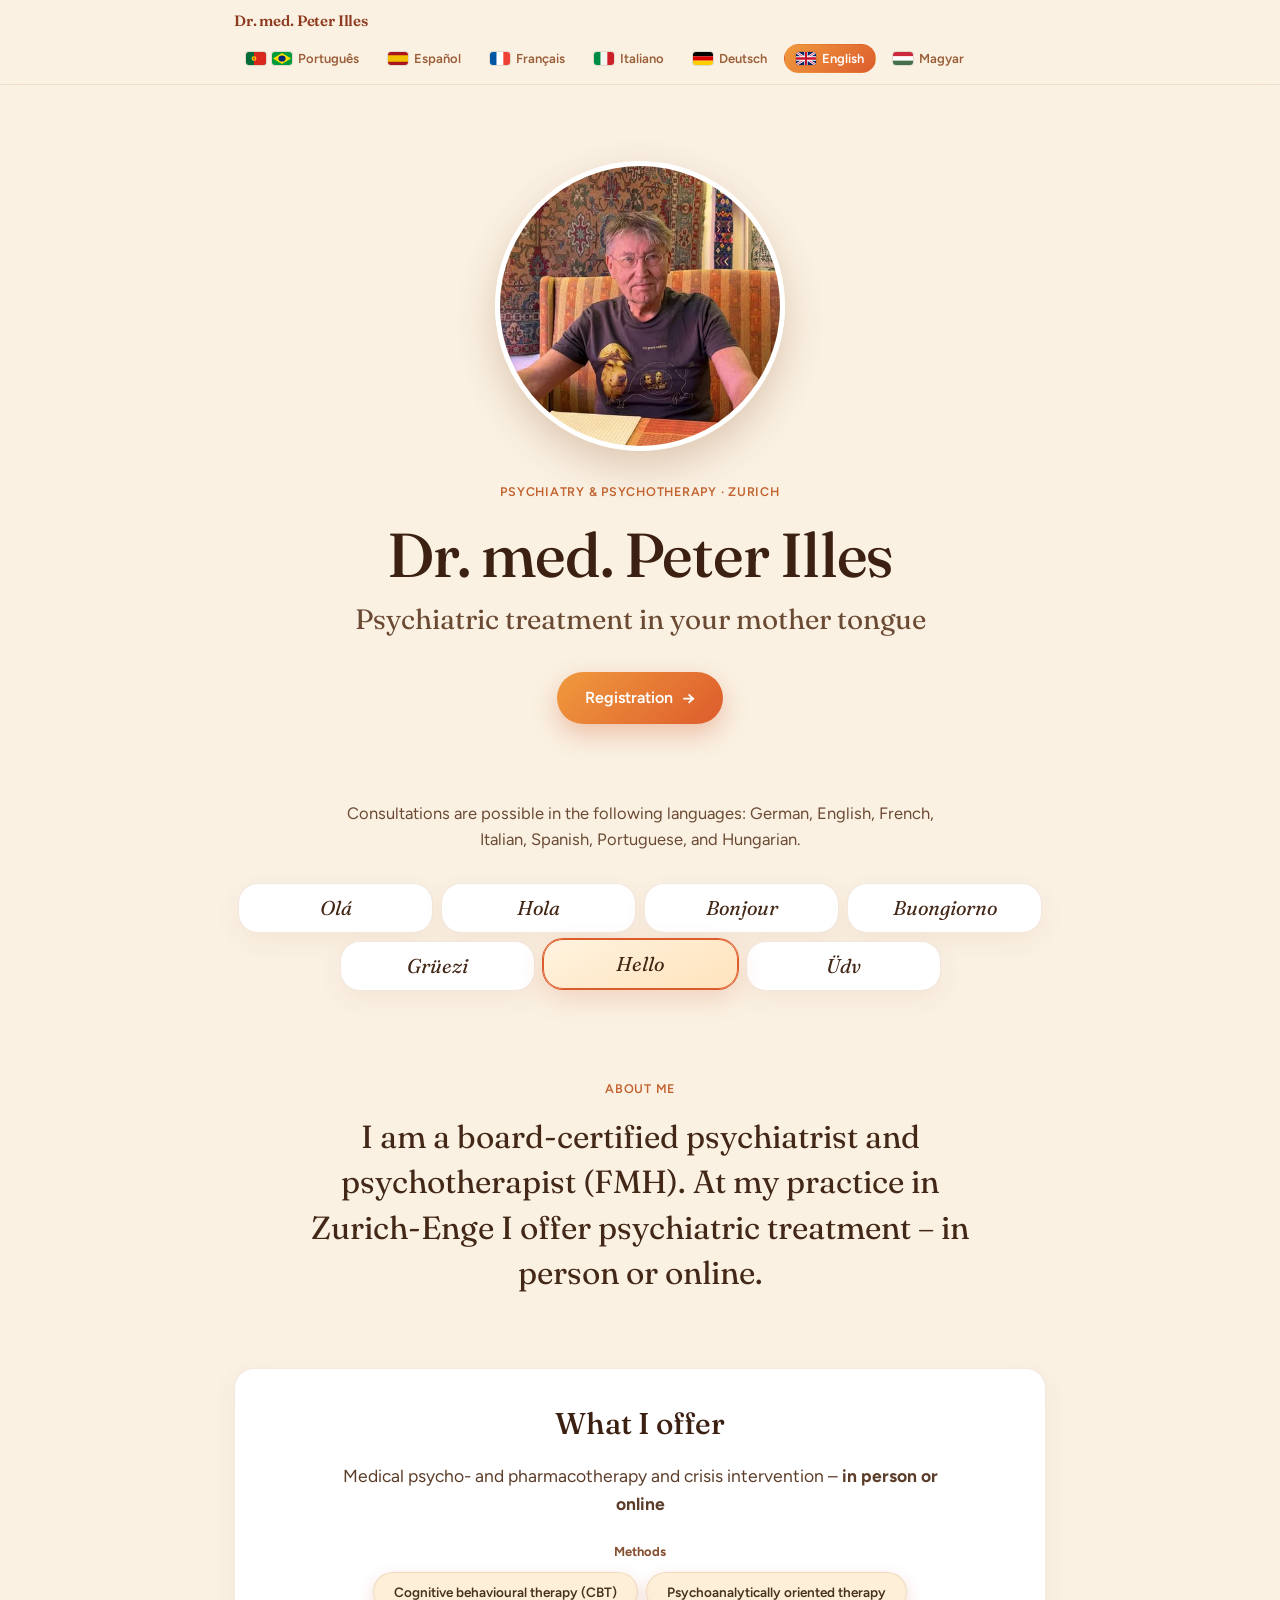
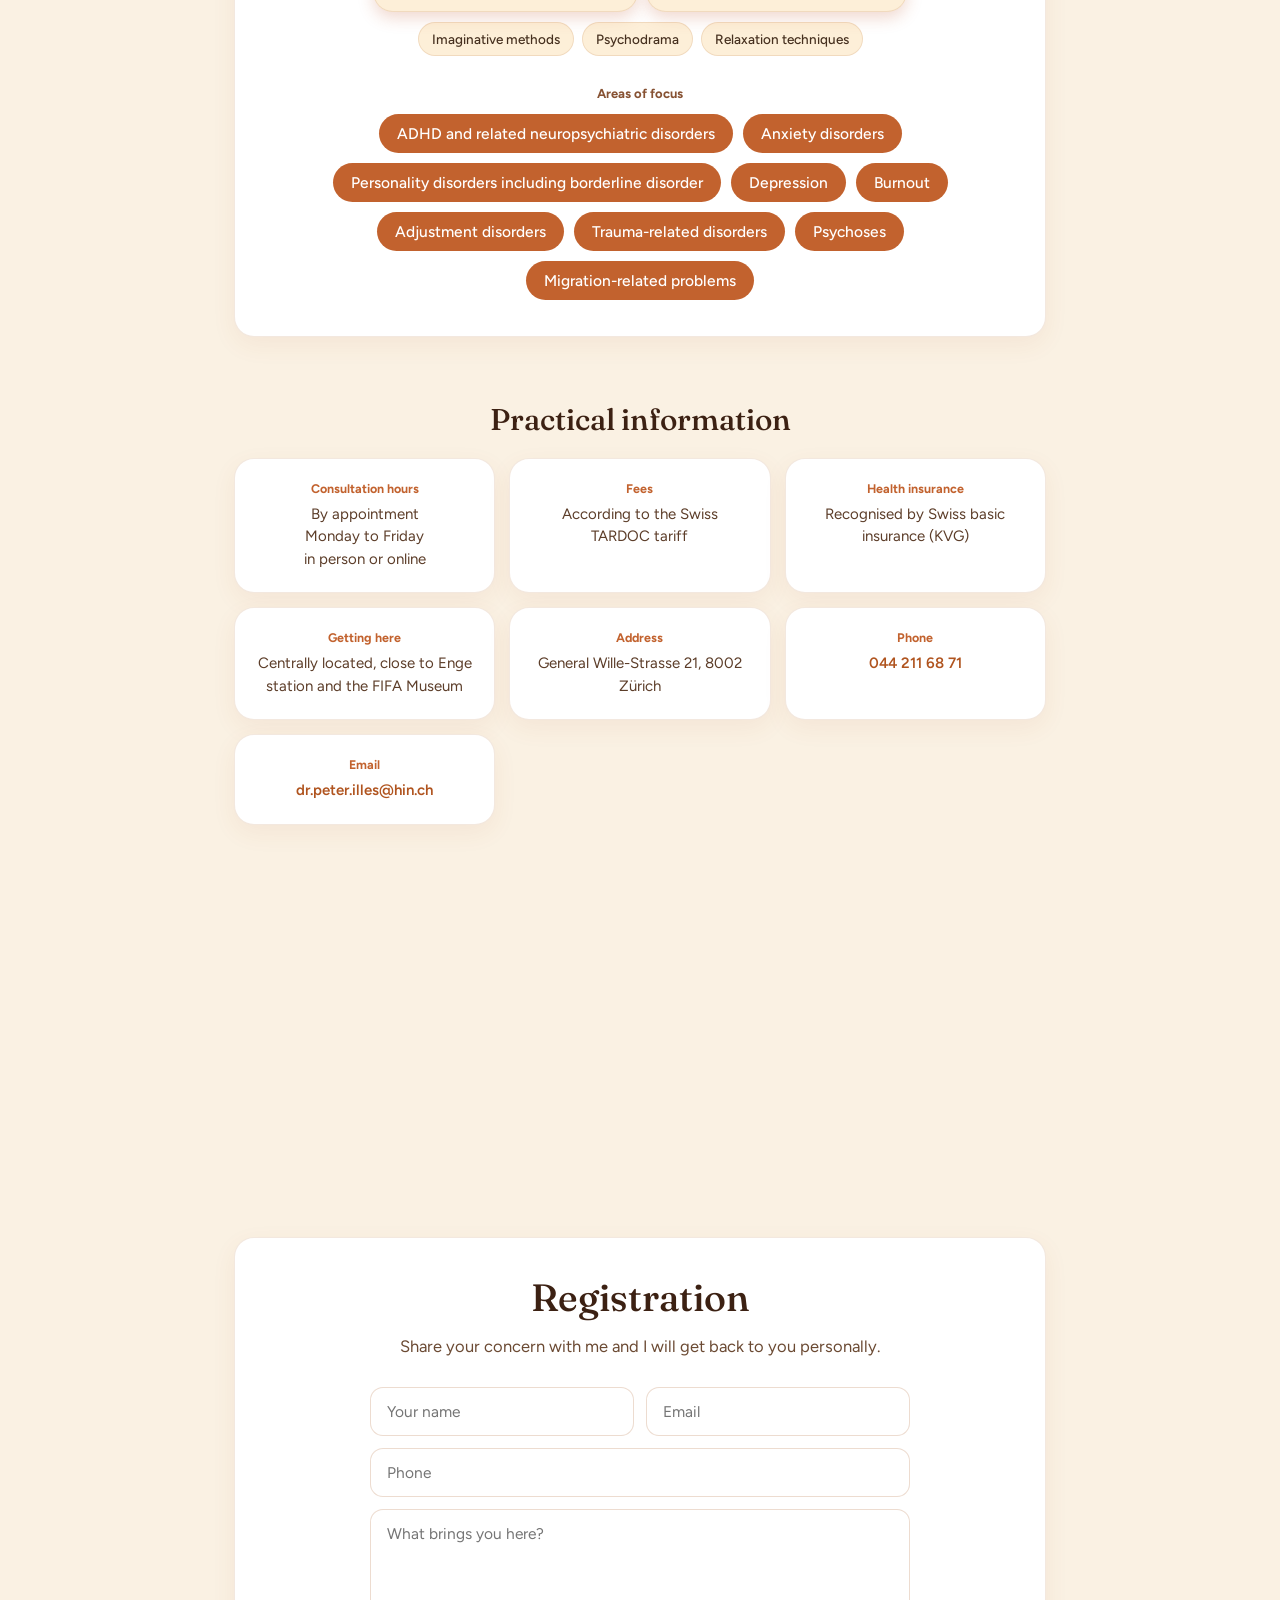
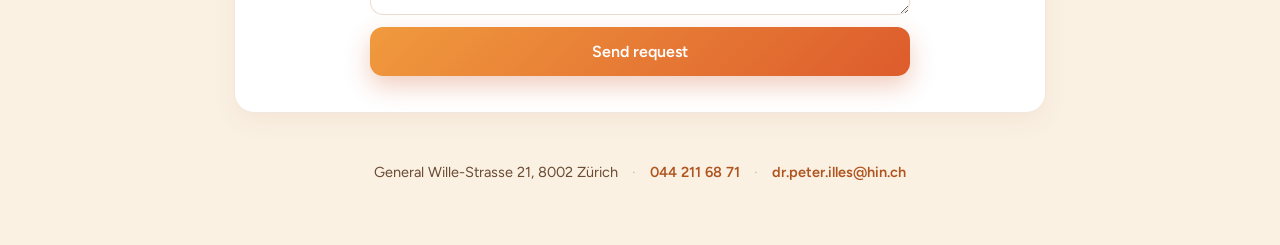
<file: en/index.html>
<!DOCTYPE html>
<html lang="en">
<head>
  <meta charset="utf-8">
  <meta name="viewport" content="width=device-width, initial-scale=1">
  <title>Psychiatrist Zurich – English-speaking | Dr. med. Peter Illes</title>
  <meta name="description" content="English-speaking psychiatrist in Zurich: Dr. med. Peter Illes, FMH specialist in psychiatry and psychotherapy. Sessions in English, German, French, Italian, Spanish, Portuguese and Hungarian – in person or online.">
  <meta name="robots" content="index, follow">
  <link rel="canonical" href="https://peterilles.info/en/">

  <!-- hreflang alternates -->
  <link rel="alternate" hreflang="de" href="https://peterilles.info/">
  <link rel="alternate" hreflang="en" href="https://peterilles.info/en/">
  <link rel="alternate" hreflang="fr" href="https://peterilles.info/fr/">
  <link rel="alternate" hreflang="it" href="https://peterilles.info/it/">
  <link rel="alternate" hreflang="es" href="https://peterilles.info/es/">
  <link rel="alternate" hreflang="pt" href="https://peterilles.info/pt/">
  <link rel="alternate" hreflang="hu" href="https://peterilles.info/hu/">
  <link rel="alternate" hreflang="x-default" href="https://peterilles.info/">

  <!-- Open Graph -->
  <meta property="og:type" content="website">
  <meta property="og:title" content="Psychiatrist Zurich – English-speaking | Dr. med. Peter Illes">
  <meta property="og:description" content="Psychiatry and psychotherapy in Zurich in 7 languages, including English. General Wille-Strasse 21, 8002 Zurich.">
  <meta property="og:url" content="https://peterilles.info/en/">
  <meta property="og:locale" content="en_US">
  <meta property="og:site_name" content="Dr. med. Peter Illes">
  <meta property="og:image" content="https://peterilles.info/dr-illes-portrait.webp">

  <!-- Fonts -->
  <link rel="preconnect" href="https://fonts.googleapis.com">
  <link rel="preconnect" href="https://fonts.gstatic.com" crossorigin>
  <link href="https://fonts.googleapis.com/css2?family=Figtree:wght@400;500;600;700&family=Fraunces:opsz,ital,wght@9..144,0,400;9..144,0,500;9..144,0,600;9..144,1,400&display=swap" rel="stylesheet">

  <style>@keyframes floatUp{0%{opacity:0;transform:translateY(14px)}to{opacity:1;transform:translateY(0)}}*,::after,::before{box-sizing:border-box}body{margin:0;font-family:"Figtree",system-ui,sans-serif;color:#46301f;background:#faf1e3;min-height:100vh;-webkit-font-smoothing:antialiased}::selection{background:#f6c56a;color:#4a2410}a{color:inherit}button{font-family:inherit}#nav{position:sticky;top:0;z-index:20;background:rgba(250,241,227,.86);backdrop-filter:blur(10px);border-bottom:1px solid rgba(180,110,60,.14)}#nav-inner,main{max-width:860px;margin:0 auto}#nav-inner,.pill{align-items:center}#nav-inner{padding:11px 24px;display:flex;justify-content:space-between;gap:14px;flex-wrap:wrap}#hero h1,#langs-intro h2,#nav-name{font-family:"Fraunces",Georgia,serif}#nav-name{font-weight:600;font-size:15px;color:#8e3a1e;letter-spacing:-.01em}#lang-pills{display:flex;flex-wrap:wrap;gap:5px}.pill{text-decoration:none;display:inline-flex;gap:6px;cursor:pointer;font-size:13px;font-weight:600;padding:6px 11px;border-radius:999px;border:1.5px solid transparent;transition:all .2s;background:0 0;color:#9a5e38}.pill.active{background:linear-gradient(135deg,#f09a3e,#dd5c2c);color:#fff}.pill svg{border-radius:3px;box-shadow:0 0 0 1px rgba(0,0,0,.1);flex:none}main{padding:0 24px}#hero{padding:76px 0 44px;text-align:center;animation:floatUp .7s ease both}#hero-portrait{width:clamp(230px,34vw,290px);height:clamp(230px,34vw,290px);border-radius:50%;object-fit:cover;object-position:center 28%;margin:0 auto 30px;display:block;border:5px solid #fff;box-shadow:0 16px 38px rgba(140,70,30,.24)}#hero-kicker{display:inline-block;font-size:12.5px;font-weight:600;letter-spacing:.06em;text-transform:uppercase;color:#c2622e;margin-bottom:24px}#hero h1,#langs-intro h2{font-weight:500;color:#3c2113}#hero h1{font-size:clamp(36px,5.4vw,62px);line-height:1.04;letter-spacing:-.018em;margin:0 auto 14px;max-width:none;text-wrap:balance}#hero-lead{font-family:"Fraunces",Georgia,serif;font-weight:400;font-size:clamp(20px,2.6vw,28px);line-height:1.3;color:#6b4a33;max-width:22em;margin:0 auto 34px;text-wrap:balance}#hero-cta{display:inline-flex;align-items:center;gap:9px;background:linear-gradient(135deg,#f09a3e,#dd5c2c);color:#fff;font-weight:600;font-size:16px;text-decoration:none;padding:15px 28px;border-radius:999px;box-shadow:0 10px 26px rgba(210,90,44,.32)}#langs-section{padding:32px 0}#langs-intro{text-align:center;max-width:38em;margin:0 auto 30px}#langs-intro h2{font-size:clamp(26px,3.4vw,38px);margin:0 0 12px}#langs-intro p{font-size:16.5px;line-height:1.6;color:#6b4a33;margin:0}#lang-cards,.lang-card{display:flex;justify-content:center}#lang-cards{flex-wrap:wrap;gap:8px}.lang-card{text-decoration:none;font-family:inherit;cursor:pointer;flex-direction:column;align-items:center;gap:6px;padding:14px 6px;border-radius:18px;transition:all .22s;background:#fff;border:2px solid rgba(180,110,60,.14);width:calc(25% - 8px);min-width:110px}.lang-card.active{background:linear-gradient(155deg,#fff3df,#ffe3bc);border:2px solid #dd5c2c;box-shadow:0 10px 26px rgba(210,90,44,.2);transform:translateY(-2px)}#approach p,.lang-card-hello{font-family:"Fraunces",Georgia,serif;font-weight:400;color:#432717}.lang-card-hello{font-style:italic;font-size:20px;line-height:1}#approach{padding:48px 0;text-align:center}#approach-kicker{font-size:12.5px;font-weight:600;letter-spacing:.06em;text-transform:uppercase;color:#c2622e;margin-bottom:18px}#approach p{font-size:clamp(22px,3vw,32px);line-height:1.42;margin:0 auto;max-width:22em;text-wrap:pretty}#offer{padding:24px 0}#offer-box{background:#fff;border:1px solid rgba(180,110,60,.16);border-radius:22px;padding:36px;text-align:center}#offer-kicker{font-family:"Fraunces",Georgia,serif;font-size:clamp(22px,2.8vw,30px);font-weight:500;color:#3c2113;margin:0 0 20px}#contact-box>p,#offer-body{font-size:17.5px;line-height:1.6;color:#5c3d29;margin:0 auto 26px;max-width:34em}#methods-title{font-size:13px;font-weight:700;color:#875233;margin-bottom:13px}#methods-list{display:flex;flex-direction:column;gap:10px;align-items:center}.methods-primary-row,.methods-secondary-row{display:flex;flex-wrap:wrap;gap:8px;justify-content:center}.method-tag,.method-tag-primary{font-size:13.5px;font-weight:500;background:#f7cd8652;border:1px solid rgba(180,110,60,.16);padding:8px 13px;border-radius:999px}.method-tag-primary{font-weight:600;padding:11px 20px;box-shadow:0 6px 16px rgba(190,80,40,.22)}#focus{padding:24px 0}#focus h2{font-size:clamp(22px,2.8vw,30px);margin:0 0 18px;text-align:center}#focus-list{display:flex;flex-wrap:wrap;gap:10px;justify-content:center}.focus-tag{font-size:15.5px;font-weight:500;color:#fff;background:#c2622e;padding:10px 18px;border-radius:999px}#practical{padding:40px 0 24px}#contact-box h2,#focus h2,#practical h2{font-family:"Fraunces",Georgia,serif;font-weight:500;color:#3c2113}#practical h2{font-size:clamp(22px,2.8vw,30px);margin:0 0 20px;text-align:center}#practical-grid{display:grid;grid-template-columns:repeat(auto-fit,minmax(210px,1fr));gap:14px}.info-card{background:#fff;border:1px solid rgba(180,110,60,.16);border-radius:18px;padding:22px;text-align:center}.info-label{font-size:12.5px;font-weight:700;color:#c2622e;margin-bottom:7px}.info-value{font-size:15px;line-height:1.5;color:#5c3d29}#contact{padding:44px 0 30px;scroll-margin-top:60px}#contact-box{background:linear-gradient(160deg,#fffdf9,#ffead0);border:1px solid rgba(180,110,60,.18);border-radius:28px;padding:44px;box-shadow:0 18px 46px rgba(170,90,45,.12);text-align:center}#contact-box h2{font-size:clamp(26px,3.4vw,38px);margin:0 0 12px}#contact-box>p{font-size:16.5px;color:#6b4a33;margin:0 auto 28px;max-width:32em}#contact-form{display:grid;grid-template-columns:1fr 1fr;gap:12px;max-width:540px;margin:0 auto;text-align:left}#contact-form input,#contact-form textarea{font-family:inherit;font-size:15.5px;color:#46301f;background:#fff;border:1.5px solid rgba(180,110,60,.24);border-radius:13px;padding:14px 16px;outline:0;transition:border-color .2s}#contact-form input:focus,#contact-form textarea:focus{border-color:#dd5c2c}#contact-form input[name=phone],#contact-form textarea,#form-note{grid-column:1/-1}#contact-form textarea{resize:vertical}#contact-form button{grid-column:1/-1;font-family:inherit;font-weight:600;font-size:16px;color:#fff;background:linear-gradient(135deg,#f09a3e,#dd5c2c);border:0;border-radius:13px;padding:15px;cursor:pointer;box-shadow:0 10px 24px rgba(210,90,44,.3);transition:opacity .2s}#contact-form button:hover{opacity:.88}#form-note{font-size:12.5px;color:#a4673f;line-height:1.45;text-align:center}@media (max-width:640px){#contact-box{padding:28px 20px}#contact-form{grid-template-columns:1fr}}footer{padding:20px 0 64px;display:flex;flex-wrap:wrap;gap:14px;justify-content:center;align-items:center}footer a,footer span{font-size:14.5px;color:#6b4a33}footer .dot{color:#d8b48e}footer a{color:#b0541f;text-decoration:none;font-weight:600}#focus-title{font-family:inherit;font-size:13px;font-weight:700;color:#875233;margin:30px 0 13px}#offer-box,#contact-box,.info-card,.lang-card{background:#fff;border:1px solid rgba(180,110,60,.16);border-radius:20px;box-shadow:0 8px 24px rgba(170,90,45,.07)}#offer-box,#contact-box{padding:36px}.lang-card.active{background:linear-gradient(155deg,#fff3df,#ffe3bc);border:1px solid #dd5c2c;box-shadow:0 0 0 1px #dd5c2c,0 10px 26px rgba(210,90,44,.2)}@media (max-width:640px){#offer-box,#contact-box{padding:28px 20px}}</style>

  <script type="application/ld+json">{"@context":"https://schema.org","@type":"Physician","@id":"https://peterilles.info/#physician","name":"Dr. med. Peter Illes","description":"English-speaking psychiatrist in Zurich: Dr. med. Peter Illes, FMH specialist in psychiatry and psychotherapy. Sessions in English, German, French, Italian, Spanish, Portuguese and Hungarian – in person or online.","medicalSpecialty":"https://schema.org/Psychiatric","url":"https://peterilles.info/en/","image":"https://peterilles.info/dr-illes-portrait.webp","telephone":"+41442116871","email":"mailto:dr.peter.illes@hin.ch","address":{"@type":"PostalAddress","streetAddress":"General Wille-Strasse 21","postalCode":"8002","addressLocality":"Zürich","addressCountry":"CH"},"geo":{"@type":"GeoCoordinates","latitude":47.36374597116766,"longitude":8.529243776901245},"hasMap":"https://www.google.com/maps/search/?api=1&query=General+Wille-Strasse+21%2C+8002+Z%C3%BCrich","availableLanguage":["German","English","French","Italian","Spanish","Portuguese","Hungarian"]}</script>

  <!-- Google tag (gtag.js) -->
  <script async src="https://www.googletagmanager.com/gtag/js?id=G-DBEB4YR8NC"></script>
  <script>
    window.dataLayer = window.dataLayer || [];
    function gtag(){dataLayer.push(arguments);}
    gtag('js', new Date());

    gtag('config', 'G-DBEB4YR8NC');
  </script>
</head>
<body>

<!-- STICKY NAV -->
<div id="nav">
  <div id="nav-inner">
    <div id="nav-name">Dr. med. Peter Illes</div>
    <nav id="lang-pills" aria-label="language"><a class="pill" href="/" aria-label="Deutsch"><svg width="20" height="13" xmlns="http://www.w3.org/2000/svg" preserveAspectRatio="none" viewBox="0 0 3 2"><rect y="0" width="3" height="0.667" fill="#000000"/><rect y="0.667" width="3" height="0.667" fill="#DD0000"/><rect y="1.333" width="3" height="0.667" fill="#FFCE00"/></svg> Deutsch</a><a class="pill active" href="/en/" aria-label="English"><svg width="20" height="13" xmlns="http://www.w3.org/2000/svg" preserveAspectRatio="none" viewBox="0 0 60 30"><rect width="60" height="30" fill="#012169"/><path d="M0,0 L60,30 M60,0 L0,30" stroke="#fff" stroke-width="6"/><path d="M0,0 L60,30 M60,0 L0,30" stroke="#C8102E" stroke-width="2"/><path d="M30,0 V30 M0,15 H60" stroke="#fff" stroke-width="10"/><path d="M30,0 V30 M0,15 H60" stroke="#C8102E" stroke-width="6"/></svg> English</a><a class="pill" href="/fr/" aria-label="Français"><svg width="20" height="13" xmlns="http://www.w3.org/2000/svg" preserveAspectRatio="none" viewBox="0 0 3 2"><rect x="0" width="1" height="2" fill="#0055A4"/><rect x="1" width="1" height="2" fill="#FFFFFF"/><rect x="2" width="1" height="2" fill="#EF4135"/></svg> Français</a><a class="pill" href="/it/" aria-label="Italiano"><svg width="20" height="13" xmlns="http://www.w3.org/2000/svg" preserveAspectRatio="none" viewBox="0 0 3 2"><rect x="0" width="1" height="2" fill="#008C45"/><rect x="1" width="1" height="2" fill="#F4F5F0"/><rect x="2" width="1" height="2" fill="#CD212A"/></svg> Italiano</a><a class="pill" href="/es/" aria-label="Español"><svg width="20" height="13" xmlns="http://www.w3.org/2000/svg" preserveAspectRatio="none" viewBox="0 0 3 2"><rect width="3" height="2" fill="#AA151B"/><rect y="0.5" width="3" height="1" fill="#F1BF00"/></svg> Español</a><a class="pill" href="/pt/" aria-label="Português"><svg width="20" height="13" xmlns="http://www.w3.org/2000/svg" preserveAspectRatio="none" viewBox="0 0 60 40"><rect width="60" height="40" fill="#046A38"/><rect x="24" width="36" height="40" fill="#DA291C"/><circle cx="24" cy="20" r="7" fill="#FFD100"/><circle cx="24" cy="20" r="3.2" fill="#DA291C"/></svg> Português</a><a class="pill" href="/hu/" aria-label="Magyar"><svg width="20" height="13" xmlns="http://www.w3.org/2000/svg" preserveAspectRatio="none" viewBox="0 0 3 2"><rect y="0" width="3" height="0.667" fill="#CD2A3E"/><rect y="0.667" width="3" height="0.667" fill="#FFFFFF"/><rect y="1.333" width="3" height="0.667" fill="#436F4D"/></svg> Magyar</a></nav>
  </div>
</div>

<main>
  <!-- HERO -->
  <section id="hero">
    <img id="hero-portrait" src="/dr-illes-portrait.webp" alt="Dr. med. Peter Illes" width="290" height="290" fetchpriority="high" decoding="async">
    <div id="hero-kicker">Psychiatry & Psychotherapy · Zurich</div>
    <h1 id="hero-name">Dr. med. Peter Illes</h1>
    <p id="hero-lead">Psychiatric treatment in your mother tongue</p>
    <a href="#contact" id="hero-cta">Registration <span style="font-size:18px">→</span></a>
  </section>

  <!-- LANGUAGE USP -->
  <section id="langs-section">
    <div id="langs-intro">
      <p id="langs-body">Consultations are possible in the following languages: German, English, French, Italian, Spanish, Portuguese, and Hungarian.</p>
    </div>
    <div id="lang-cards"><a class="lang-card" href="/" aria-label="Deutsch"><span class="lang-card-hello">Grüezi</span></a><a class="lang-card active" href="/en/" aria-label="English"><span class="lang-card-hello">Hello</span></a><a class="lang-card" href="/fr/" aria-label="Français"><span class="lang-card-hello">Bonjour</span></a><a class="lang-card" href="/it/" aria-label="Italiano"><span class="lang-card-hello">Buongiorno</span></a><a class="lang-card" href="/es/" aria-label="Español"><span class="lang-card-hello">Hola</span></a><a class="lang-card" href="/pt/" aria-label="Português"><span class="lang-card-hello">Olá</span></a><a class="lang-card" href="/hu/" aria-label="Magyar"><span class="lang-card-hello">Üdv</span></a></div>
  </section>

  <!-- APPROACH -->
  <section id="approach">
    <h2 id="approach-kicker">About me</h2>
    <p id="approach-body">I am a board-certified psychiatrist and psychotherapist (FMH). At my practice in Zurich-Enge I offer psychiatric treatment – in person or online.</p>
  </section>

  <!-- OFFER -->
  <section id="offer">
    <div id="offer-box">
      <h2 id="offer-kicker">What I offer</h2>
      <p id="offer-body">Medical psycho- and pharmacotherapy and crisis intervention – <strong>in person or online</strong></p>
      <div id="methods-title">Methods</div>
      <div id="methods-list"><div class="methods-primary-row"><span class="method-tag-primary">Cognitive behavioural therapy (CBT)</span><span class="method-tag-primary">Psychoanalytically oriented therapy</span></div><div class="methods-secondary-row"><span class="method-tag">Imaginative methods</span><span class="method-tag">Psychodrama</span><span class="method-tag">Relaxation techniques</span></div></div>
      <h3 id="focus-title">Areas of focus</h3>
      <div id="focus-list"><span class="focus-tag">ADHD and related neuropsychiatric disorders</span><span class="focus-tag">Anxiety disorders</span><span class="focus-tag">Personality disorders including borderline disorder</span><span class="focus-tag">Depression</span><span class="focus-tag">Burnout</span><span class="focus-tag">Adjustment disorders</span><span class="focus-tag">Trauma-related disorders</span><span class="focus-tag">Psychoses</span><span class="focus-tag">Migration-related problems</span></div>
    </div>
  </section>

  <!-- PRACTICAL -->
  <section id="practical">
    <h2 id="practical-title">Practical information</h2>
    <div id="practical-grid">
      <div class="info-card"><div class="info-label" id="hours-label">Consultation hours</div><div class="info-value" id="hours-value">By appointment<br>Monday to Friday<br>in person or online</div></div>
      <div class="info-card"><div class="info-label" id="fees-label">Fees</div><div class="info-value" id="fees-value">According to the Swiss TARDOC tariff</div></div>
      <div class="info-card"><div class="info-label" id="insurance-label">Health insurance</div><div class="info-value" id="insurance-value">Recognised by Swiss basic insurance (KVG)</div></div>
      <div class="info-card"><div class="info-label" id="access-label">Getting here</div><div class="info-value" id="access-value">Centrally located, close to Enge station and the FIFA Museum</div></div>
      <div class="info-card"><div class="info-label" id="address-label">Address</div><div class="info-value" id="address-value">General Wille-Strasse 21, 8002 Zürich</div></div>
      <div class="info-card"><div class="info-label" id="tel-label">Phone</div><div class="info-value"><a href="tel:+41442116871" style="color:#B0541F;font-weight:600;text-decoration:none;">044 211 68 71</a></div></div>
      <div class="info-card"><div class="info-label" id="email-label">Email</div><div class="info-value"><a href="mailto:dr.peter.illes@hin.ch" style="color:#B0541F;font-weight:600;text-decoration:none;">dr.peter.illes@hin.ch</a></div></div>
    </div>
    <div id="maps-container">
      <iframe
        src="https://www.google.com/maps/embed?pb=!1m18!1m12!1m3!1d2703.6177281093!2d8.529243776901244!3d47.36374597116766!2m3!1f0!2f0!3f0!3m2!1i1024!2i768!4f13.1!3m3!1m2!1s0x479aa0b48cf09d8b%3A0x2b2e5c6c2d6b8e2a!2sGeneral+Wille-Strasse+21%2C+8002+Z%C3%BCrich!5e0!3m2!1sde!2sch!4v1700000000000!5m2!1sde!2sch"
        width="100%" height="320" style="border:0; border-radius:18px; margin-top:20px;" allowfullscreen="" loading="lazy" referrerpolicy="no-referrer-when-downgrade">
      </iframe>
    </div>
  </section>

  <!-- CONTACT -->
  <section id="contact">
    <div id="contact-box">
      <h2 id="contact-title">Registration</h2>
      <p id="contact-body">Share your concern with me and I will get back to you personally.</p>
      <form id="contact-form">
        <input name="name" required id="f-name" placeholder="Your name">
        <input name="email" type="email" required id="f-email" placeholder="Email">
        <input name="phone" id="f-phone" placeholder="Phone">
        <textarea name="concern" rows="4" id="f-concern" placeholder="What brings you here?"></textarea>
        <button type="submit" id="f-submit">Send request</button>
      </form>
      <div id="form-thanks" style="display:none; padding:24px 0; font-family:'Fraunces',Georgia,serif; font-size:22px; color:#3C2113; font-weight:500;"></div>
    </div>
  </section>

  <!-- FOOTER -->
  <footer>
    <span>General Wille-Strasse 21, 8002 Zürich</span>
    <span class="dot">·</span>
    <a href="tel:+41442116871">044 211 68 71</a>
    <span class="dot">·</span>
    <a href="mailto:dr.peter.illes@hin.ch">dr.peter.illes@hin.ch</a>
  </footer>
</main>

<script>const contact={name:"Dr. med. Peter Illes",address1:"General Wille-Strasse 21",address2:"8002 Zürich",tel:"044 211 68 71",email:"dr.peter.illes@hin.ch"},langs=[{code:"pt",label:"Português",hello:"Olá",extraFlag:"pt-br"},{code:"es",label:"Español",hello:"Hola"},{code:"fr",label:"Français",hello:"Bonjour"},{code:"it",label:"Italiano",hello:"Buongiorno"},{code:"de",label:"Deutsch",hello:"Grüezi"},{code:"en",label:"English",hello:"Hello"},{code:"hu",label:"Magyar",hello:"Üdv"}],langUrls={de:"/",en:"/en/",fr:"/fr/",it:"/it/",es:"/es/",pt:"/pt/",hu:"/hu/"},t={pt:{kicker:"Psiquiatria & Psicoterapia · Zurique",heroLead:"Tratamento psiquiátrico na sua língua materna",langsBody:"As consultas são possíveis nas seguintes línguas: alemão, inglês, francês, italiano, espanhol, português e húngaro.",approachTitle:"Sobre mim",approachBody:"Sou médico especialista FMH em psiquiatria e psicoterapia. No meu consultório em Zurique-Enge ofereço tratamento psiquiátrico – presencialmente ou online.",offerTitle:"O que ofereço",offerBody:"Psicoterapia médica, farmacoterapia e intervenção em crise – <strong>presencialmente ou online</strong>",methodsTitle:"Métodos",methodsPrimary:["Terapia cognitivo-comportamental (TCC)","Terapia de orientação psicanalítica"],methods:["Métodos imaginativos","Psicodrama","Técnicas de relaxamento"],focusTitle:"Áreas de foco",focus:["PHDA e perturbações neuropsiquiátricas relacionadas","Perturbações de ansiedade","Perturbações de personalidade incluindo perturbação borderline","Depressão","Burnout","Perturbações de adaptação","Perturbações relacionadas com trauma","Psicoses","Problemas relacionados com a migração"],practicalTitle:"Informações práticas",hoursLabel:"Horário de consulta",hoursValue:"Mediante marcação<br>segunda a sexta-feira<br>presencialmente ou online",feesLabel:"Honorários",feesValue:"Segundo a tarifa suíça TARDOC",insuranceLabel:"Seguro de saúde",insuranceValue:"Reconhecido pelo seguro básico suíço (LAMal/KVG)",accessLabel:"Como chegar",accessValue:"Localização central, perto da estação de Enge e do Museu FIFA",addressLabel:"Endereço",addressValue:"General Wille-Strasse 21, 8002 Zürich",contactTitle:"Inscrição",contactBody:"Partilhe comigo a sua situação e responderei pessoalmente.",telLabel:"Telefone",emailLabel:"E-mail",fName:"O seu nome",fEmail:"E-mail",fPhone:"Telefone",fConcern:"O que o traz aqui?",fSubmit:"Enviar pedido",fThanks:"Obrigado pelo seu e-mail! Responderei em breve. Em caso de emergência, também estou contactável por telefone através do: 044 211 68 71"},es:{kicker:"Psiquiatría & Psicoterapia · Zúrich",heroLead:"Tratamiento psiquiátrico en su lengua materna",langsBody:"Las consultas son posibles en los siguientes idiomas: alemán, inglés, francés, italiano, español, portugués y húngaro.",approachTitle:"Sobre mí",approachBody:"Soy médico especialista FMH en psiquiatría y psicoterapia. En mi consulta en Zúrich-Enge ofrezco tratamiento psiquiátrico, de forma presencial o en línea.",offerTitle:"Lo que ofrezco",offerBody:"Psicoterapia médica, farmacoterapia e intervención en crisis – <strong>en consulta o en línea</strong>",methodsTitle:"Métodos",methodsPrimary:["Terapia cognitivo-conductual (TCC)","Terapia de orientación psicoanalítica"],methods:["Métodos imaginativos","Psicodrama","Técnicas de relajación"],focusTitle:"Áreas de enfoque",focus:["TDAH y trastornos neuropsiquiátricos relacionados","Trastornos de ansiedad","Trastornos de personalidad incluido el trastorno límite","Depresión","Burnout","Trastornos adaptativos","Trastornos relacionados con el trauma","Psicosis","Problemas relacionados con la migración"],practicalTitle:"Información práctica",hoursLabel:"Horario de consulta",hoursValue:"Con cita previa<br>lunes a viernes<br>en consulta o en línea",feesLabel:"Honorarios",feesValue:"Según la tarifa suiza TARDOC",insuranceLabel:"Seguro médico",insuranceValue:"Reconocido por el seguro básico suizo (LAMal/KVG)",accessLabel:"Cómo llegar",accessValue:"Ubicación céntrica, cerca de la estación de Enge y del Museo FIFA",addressLabel:"Dirección",addressValue:"General Wille-Strasse 21, 8002 Zürich",contactTitle:"Inscripción",contactBody:"Comparta conmigo su consulta y le responderé personalmente.",telLabel:"Teléfono",emailLabel:"Correo electrónico",fName:"Tu nombre",fEmail:"Correo electrónico",fPhone:"Teléfono",fConcern:"¿Qué le trae aquí?",fSubmit:"Enviar solicitud",fThanks:"¡Gracias por su correo! Le responderé en breve. En caso de urgencia, también puede llamarme al: 044 211 68 71"},fr:{kicker:"Psychiatrie & Psychothérapie · Zurich",heroLead:"Traitement psychiatrique dans votre langue maternelle",langsBody:"Les consultations sont possibles dans les langues suivantes : allemand, anglais, français, italien, espagnol, portugais et hongrois.",approachTitle:"À propos de moi",approachBody:"Je suis médecin spécialiste FMH en psychiatrie et psychothérapie. Dans mon cabinet à Zurich-Enge, je propose un traitement psychiatrique – en cabinet ou en ligne.",offerTitle:"Ce que je propose",offerBody:"Psychothérapie médicale, pharmacothérapie et intervention de crise – <strong>en cabinet ou en ligne</strong>",methodsTitle:"Méthodes",methodsPrimary:["Thérapie cognitivo-comportementale (TCC)","Thérapie d'orientation psychanalytique"],methods:["Méthodes imaginatives","Psychodrame","Techniques de relaxation"],focusTitle:"Domaines de spécialité",focus:["TDAH et troubles neuropsychiatriques associés","Troubles anxieux","Troubles de la personnalité dont trouble borderline","Dépression","Burn-out","Troubles de l'adaptation","Troubles liés au trauma","Psychoses","Problèmes liés à la migration"],practicalTitle:"Informations pratiques",hoursLabel:"Heures de consultation",hoursValue:"Sur rendez-vous<br>du lundi au vendredi<br>en cabinet ou en ligne",feesLabel:"Honoraires",feesValue:"Selon le tarif suisse TARDOC",insuranceLabel:"Assurance maladie",insuranceValue:"Reconnu par l'assurance de base suisse (LAMal/KVG)",accessLabel:"Accès",accessValue:"Situation centrale, à proximité de la gare d'Enge et du Musée FIFA",addressLabel:"Adresse",addressValue:"General Wille-Strasse 21, 8002 Zürich",contactTitle:"Inscription",contactBody:"Faites-moi part de votre demande et je vous répondrai personnellement.",telLabel:"Téléphone",emailLabel:"E-mail",fName:"Votre nom",fEmail:"E-mail",fPhone:"Téléphone",fConcern:"Qu'est-ce qui vous amène ?",fSubmit:"Envoyer la demande",fThanks:"Merci pour votre e-mail ! Je vous répondrai dans les meilleurs délais. En cas d'urgence, je suis également joignable par téléphone au : 044 211 68 71"},it:{kicker:"Psichiatria & Psicoterapia · Zurigo",heroLead:"Trattamento psichiatrico nella sua lingua madre",langsBody:"Le consultazioni sono possibili nelle seguenti lingue: tedesco, inglese, francese, italiano, spagnolo, portoghese e ungherese.",approachTitle:"Chi sono",approachBody:"Sono medico specialista FMH in psichiatria e psicoterapia. Nel mio studio a Zurigo-Enge offro un trattamento psichiatrico – in studio o online.",offerTitle:"Cosa offro",offerBody:"Psicoterapia medica, farmacoterapia e intervento in situazioni di crisi – <strong>in studio o online</strong>",methodsTitle:"Metodi",methodsPrimary:["Terapia cognitivo-comportamentale (TCC)","Terapia a orientamento psicoanalitico"],methods:["Metodi immaginativi","Psicodramma","Tecniche di rilassamento"],focusTitle:"Aree di specializzazione",focus:["ADHD e disturbi neuropsichiatrici correlati","Disturbi d'ansia","Disturbi di personalità incluso il disturbo borderline","Depressione","Burnout","Disturbi dell'adattamento","Disturbi correlati al trauma","Psicosi","Problemi legati alla migrazione"],practicalTitle:"Informazioni pratiche",hoursLabel:"Orari di consultazione",hoursValue:"Su appuntamento<br>dal lunedì al venerdì<br>in studio o online",feesLabel:"Onorari",feesValue:"Secondo la tariffa svizzera TARDOC",insuranceLabel:"Assicurazione",insuranceValue:"Riconosciuto dall'assicurazione di base svizzera (LAMal/KVG)",accessLabel:"Come arrivare",accessValue:"Posizione centrale, vicino alla stazione di Enge e al Museo FIFA",addressLabel:"Indirizzo",addressValue:"General Wille-Strasse 21, 8002 Zürich",contactTitle:"Iscrizione",contactBody:"Mi comunichi la sua richiesta e le risponderò personalmente.",telLabel:"Telefono",emailLabel:"E-mail",fName:"Il tuo nome",fEmail:"E-mail",fPhone:"Telefono",fConcern:"Cosa la porta qui?",fSubmit:"Invia richiesta",fThanks:"Grazie per la sua e-mail! Le risponderò a breve. In caso di emergenza sono raggiungibile anche per telefono al: 044 211 68 71"},de:{kicker:"Psychiatrie & Psychotherapie · Zürich",heroLead:"Psychiatrische Behandlung in Ihrer Muttersprache",langsBody:"Konsultationen sind in folgenden Sprachen möglich: Deutsch, Englisch, Französisch, Italienisch, Spanisch, Portugiesisch und Ungarisch.",approachTitle:"Über mich",approachBody:"Ich bin Facharzt FMH für Psychiatrie und Psychotherapie. In meiner Praxis in Zürich-Enge biete ich ärztliche psychiatrische Behandlung an – vor Ort oder online.",offerTitle:"Mein Angebot",offerBody:"Ärztliche Psycho- und Pharmakotherapie sowie Krisenintervention – <strong>vor Ort oder Online</strong>",methodsTitle:"Methoden",methodsPrimary:["Kognitive Verhaltenstherapie (KVT)","Psychoanalytisch-orientierte Therapie"],methods:["Imaginative Verfahren","Psychodrama","Entspannungsverfahren"],focusTitle:"Schwerpunkte",focus:["ADHS und verwandte neuropsychiatrische Störungen","Angststörungen","Persönlichkeitsstörungen einschliesslich Borderline-Störung","Depressionen","Burn-out","Anpassungsstörungen","Traumafolgestörungen","Psychosen","Migrationsprobleme"],practicalTitle:"Praktische Informationen",hoursLabel:"Sprechzeiten",hoursValue:"Nach Vereinbarung<br>Montag bis Freitag<br>Vor Ort oder Online",feesLabel:"Honorar",feesValue:"Nach schweizerischem TARDOC-Tarif",insuranceLabel:"Krankenversicherung",insuranceValue:"Anerkannt durch die schweizerische Grundversicherung (KVG)",accessLabel:"Anfahrt",accessValue:"Zentral gelegen, unweit des Bahnhofs Enge und des FIFA-Museums",addressLabel:"Adresse",addressValue:"General Wille-Strasse 21, 8002 Zürich",contactTitle:"Anmeldung",contactBody:"Teilen Sie mir Ihr Anliegen, und ich melde mich persönlich bei Ihnen.",telLabel:"Telefon",emailLabel:"E-Mail",fName:"Ihr Name",fEmail:"E-Mail",fPhone:"Telefon",fConcern:"Was führt Sie zu mir?",fSubmit:"Anfrage senden",fThanks:"Danke für Ihre Mail! Ich melde mich zeitnah bei Ihnen. Im Notfall bin ich auch telefonisch erreichbar unter: 044 211 68 71"},en:{kicker:"Psychiatry & Psychotherapy · Zurich",heroLead:"Psychiatric treatment in your mother tongue",langsBody:"Consultations are possible in the following languages: German, English, French, Italian, Spanish, Portuguese, and Hungarian.",approachTitle:"About me",approachBody:"I am a board-certified psychiatrist and psychotherapist (FMH). At my practice in Zurich-Enge I offer psychiatric treatment – in person or online.",offerTitle:"What I offer",offerBody:"Medical psycho- and pharmacotherapy and crisis intervention – <strong>in person or online</strong>",methodsTitle:"Methods",methodsPrimary:["Cognitive behavioural therapy (CBT)","Psychoanalytically oriented therapy"],methods:["Imaginative methods","Psychodrama","Relaxation techniques"],focusTitle:"Areas of focus",focus:["ADHD and related neuropsychiatric disorders","Anxiety disorders","Personality disorders including borderline disorder","Depression","Burnout","Adjustment disorders","Trauma-related disorders","Psychoses","Migration-related problems"],practicalTitle:"Practical information",hoursLabel:"Consultation hours",hoursValue:"By appointment<br>Monday to Friday<br>in person or online",feesLabel:"Fees",feesValue:"According to the Swiss TARDOC tariff",insuranceLabel:"Health insurance",insuranceValue:"Recognised by Swiss basic insurance (KVG)",accessLabel:"Getting here",accessValue:"Centrally located, close to Enge station and the FIFA Museum",addressLabel:"Address",addressValue:"General Wille-Strasse 21, 8002 Zürich",contactTitle:"Registration",contactBody:"Share your concern with me and I will get back to you personally.",telLabel:"Phone",emailLabel:"Email",fName:"Your name",fEmail:"Email",fPhone:"Phone",fConcern:"What brings you here?",fSubmit:"Send request",fThanks:"Thank you for your email! I will get back to you shortly. In an emergency, you can also reach me by phone at: 044 211 68 71"},hu:{kicker:"Pszichiátria & Pszichoterápia · Zürich",heroLead:"Pszichiátriai kezelés az anyanyelvén",langsBody:"A konzultációk az alábbi nyelveken lehetségesek: német, angol, francia, olasz, spanyol, portugál és magyar.",approachTitle:"Rólam",approachBody:"FMH-szakorvos vagyok pszichiátria és pszichoterápia területén. Zürich-Enge-i rendelőmben pszichiátriai kezelést kínálok – személyesen vagy online.",offerTitle:"Amit nyújtok",offerBody:"Orvosi pszicho- és farmakoterápia, valamint krízisintervenció – <strong>személyesen vagy online</strong>",methodsTitle:"Módszerek",methodsPrimary:["Kognitív viselkedésterápia (KVT)","Pszichoanalitikusan orientált terápia"],methods:["Imaginatív eljárások","Pszichodráma","Relaxációs technikák"],focusTitle:"Fő területek",focus:["ADHD és kapcsolódó neuropszichiátriai zavarok","Szorongásos zavarok","Személyiségzavarok, beleértve a borderline zavart","Depresszió","Kiégés (burnout)","Alkalmazkodási zavarok","Traumával összefüggő zavarok","Pszichózisok","Migrációval összefüggő problémák"],practicalTitle:"Gyakorlati tudnivalók",hoursLabel:"Rendelési idő",hoursValue:"Előzetes egyeztetés alapján<br>hétfőtől péntekig<br>személyesen vagy online",feesLabel:"Honorárium",feesValue:"A svájci TARDOC tarifa szerint",insuranceLabel:"Egészségbiztosítás",insuranceValue:"A svájci alapbiztosítás (KVG) által elismert",accessLabel:"Megközelítés",accessValue:"Központi elhelyezkedés, az Enge állomás és a FIFA Múzeum közelében",addressLabel:"Cím",addressValue:"General Wille-Strasse 21, 8002 Zürich",contactTitle:"Bejelentkezés",contactBody:"Ossza meg velem az ügyét, és személyesen válaszolok.",telLabel:"Telefon",emailLabel:"E-mail",fName:"Az Ön neve",fEmail:"E-mail",fPhone:"Telefon",fConcern:"Mi hozta ide?",fSubmit:"Kérés elküldése",fThanks:"Köszönöm az e-mailjét! Hamarosan jelentkezem. Sürgős esetben telefonon is elérhető vagyok a következő számon: 044 211 68 71"}};function flagSVG(e){const a='width="20" height="13" xmlns="http://www.w3.org/2000/svg" preserveAspectRatio="none"',t=(e,t,n)=>`<svg ${a} viewBox="0 0 3 2"><rect x="0" width="1" height="2" fill="${e}"/><rect x="1" width="1" height="2" fill="${t}"/><rect x="2" width="1" height="2" fill="${n}"/></svg>`,n=(e,t,n)=>`<svg ${a} viewBox="0 0 3 2"><rect y="0" width="3" height="0.667" fill="${e}"/><rect y="0.667" width="3" height="0.667" fill="${t}"/><rect y="1.333" width="3" height="0.667" fill="${n}"/></svg>`;switch(e){case"fr":return t("#0055A4","#FFFFFF","#EF4135");case"it":return t("#008C45","#F4F5F0","#CD212A");case"de":return n("#000000","#DD0000","#FFCE00");case"hu":return n("#CD2A3E","#FFFFFF","#436F4D");case"es":return`<svg ${a} viewBox="0 0 3 2"><rect width="3" height="2" fill="#AA151B"/><rect y="0.5" width="3" height="1" fill="#F1BF00"/></svg>`;case"pt":return`<svg ${a} viewBox="0 0 60 40"><rect width="60" height="40" fill="#046A38"/><rect x="24" width="36" height="40" fill="#DA291C"/><circle cx="24" cy="20" r="7" fill="#FFD100"/><circle cx="24" cy="20" r="3.2" fill="#DA291C"/></svg>`;case"pt-br":return`<svg ${a} viewBox="0 0 4 3"><rect width="4" height="3" fill="#009C3B"/><polygon points="2,0.25 3.8,1.5 2,2.75 0.2,1.5" fill="#FFDF00"/><circle cx="2" cy="1.5" r="0.72" fill="#002776"/></svg>`;case"en":return`<svg ${a} viewBox="0 0 60 30"><rect width="60" height="30" fill="#012169"/><path d="M0,0 L60,30 M60,0 L0,30" stroke="#fff" stroke-width="6"/><path d="M0,0 L60,30 M60,0 L0,30" stroke="#C8102E" stroke-width="2"/><path d="M30,0 V30 M0,15 H60" stroke="#fff" stroke-width="10"/><path d="M30,0 V30 M0,15 H60" stroke="#C8102E" stroke-width="6"/></svg>`;default:return""}}let currentLang="en";function render(e){currentLang=e;try{localStorage.setItem("illes_lang",e)}catch(e){}const a=t[e];document.documentElement.lang=e,document.getElementById("lang-pills").innerHTML=langs.map(a=>`<a class="pill${a.code===e?" active":""}" href="${langUrls[a.code]}" aria-label="${a.label}">\n      ${flagSVG(a.code)}${a.extraFlag?" "+flagSVG(a.extraFlag):""} ${a.label}\n    </a>`).join(""),document.getElementById("hero-kicker").textContent=a.kicker,document.getElementById("hero-lead").textContent=a.heroLead;const n=document.getElementById("hero-cta");n.textContent=a.contactTitle,n.insertAdjacentHTML("beforeend",' <span style="font-size:18px">→</span>'),document.getElementById("langs-body").textContent=a.langsBody,document.getElementById("lang-cards").innerHTML=langs.map(a=>`<a class="lang-card${a.code===e?" active":""}" href="${langUrls[a.code]}" aria-label="${a.label}">\n      <span class="lang-card-hello">${a.hello}</span>\n    </a>`).join(""),document.getElementById("approach-kicker").textContent=a.approachTitle,document.getElementById("approach-body").textContent=a.approachBody,document.getElementById("offer-kicker").textContent=a.offerTitle,document.getElementById("offer-body").innerHTML=a.offerBody,document.getElementById("methods-title").textContent=a.methodsTitle,document.getElementById("methods-list").innerHTML='<div class="methods-primary-row">'+(a.methodsPrimary||[]).map(e=>`<span class="method-tag-primary">${e}</span>`).join("")+'</div><div class="methods-secondary-row">'+(a.methods||[]).map(e=>`<span class="method-tag">${e}</span>`).join("")+"</div>",document.getElementById("focus-title").textContent=a.focusTitle,document.getElementById("focus-list").innerHTML=a.focus.map(e=>`<span class="focus-tag">${e}</span>`).join(""),document.getElementById("practical-title").textContent=a.practicalTitle,document.getElementById("hours-label").textContent=a.hoursLabel,document.getElementById("hours-value").innerHTML=a.hoursValue,document.getElementById("fees-label").textContent=a.feesLabel,document.getElementById("fees-value").textContent=a.feesValue,document.getElementById("insurance-label").textContent=a.insuranceLabel,document.getElementById("insurance-value").textContent=a.insuranceValue,document.getElementById("access-label").textContent=a.accessLabel,document.getElementById("access-value").textContent=a.accessValue,document.getElementById("address-label").textContent=a.addressLabel,document.getElementById("address-value").textContent=a.addressValue,document.getElementById("tel-label").textContent=a.telLabel,document.getElementById("email-label").textContent=a.emailLabel,document.getElementById("contact-title").textContent=a.contactTitle,document.getElementById("contact-body").textContent=a.contactBody,document.getElementById("f-name").placeholder=a.fName,document.getElementById("f-email").placeholder=a.fEmail,document.getElementById("f-phone").placeholder=a.fPhone,document.getElementById("f-concern").placeholder=a.fConcern,document.getElementById("f-submit").textContent=a.fSubmit}document.getElementById("contact-form").addEventListener("submit",function(e){e.preventDefault();const a=t[currentLang],n=e.target,o=n.querySelector("#f-name").value,s=n.querySelector("#f-email").value,i=n.querySelector("#f-phone").value,r=n.querySelector("#f-concern").value,l=encodeURIComponent(a.contactTitle+(o?" – "+o:""));let c="";o&&(c+="Name: "+o+"\n"),s&&(c+="E-Mail: "+s+"\n"),i&&(c+="Tel: "+i+"\n"),r&&(c+="\n"+r),window.location.href="mailto:dr.peter.illes@hin.ch?subject="+l+"&body="+encodeURIComponent(c),n.style.display="none";const d=document.getElementById("form-thanks");d.textContent=a.fThanks,d.style.display="block"}),render(currentLang);</script>
</body>
</html>
</file>
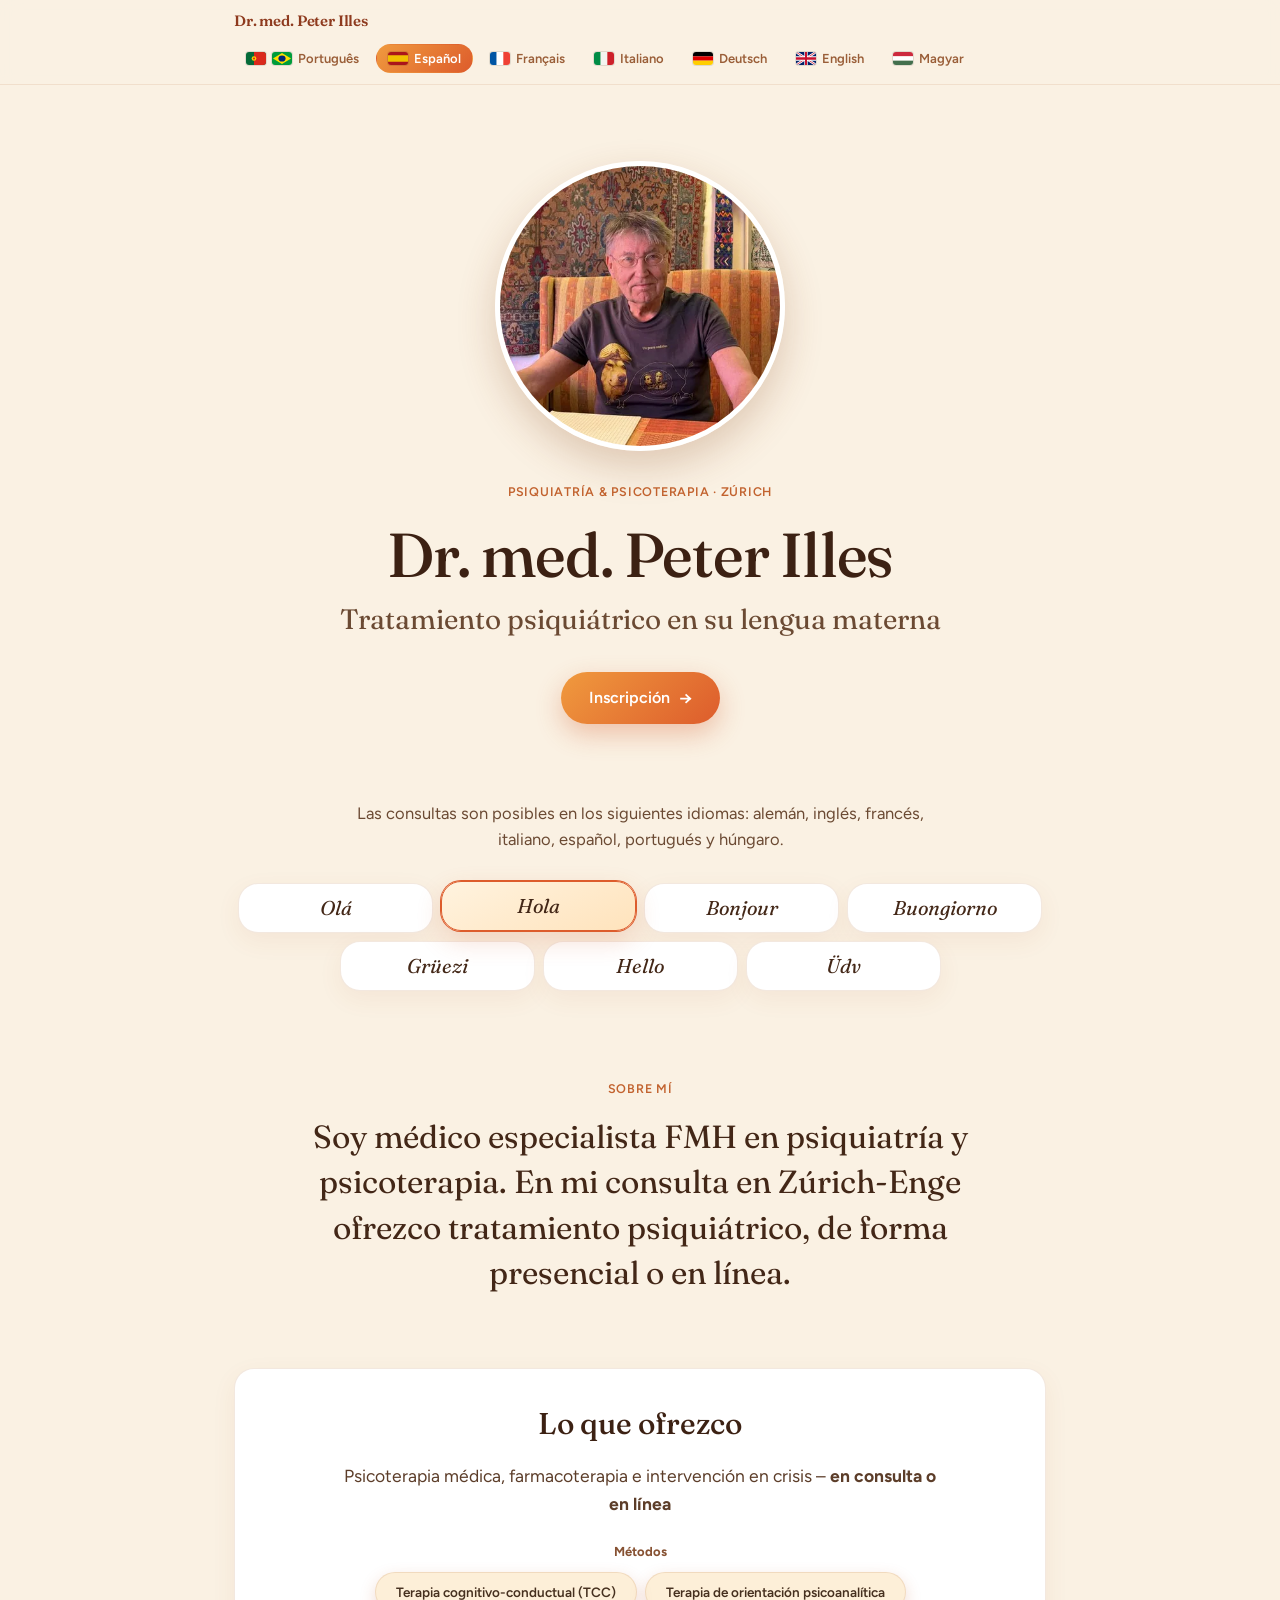
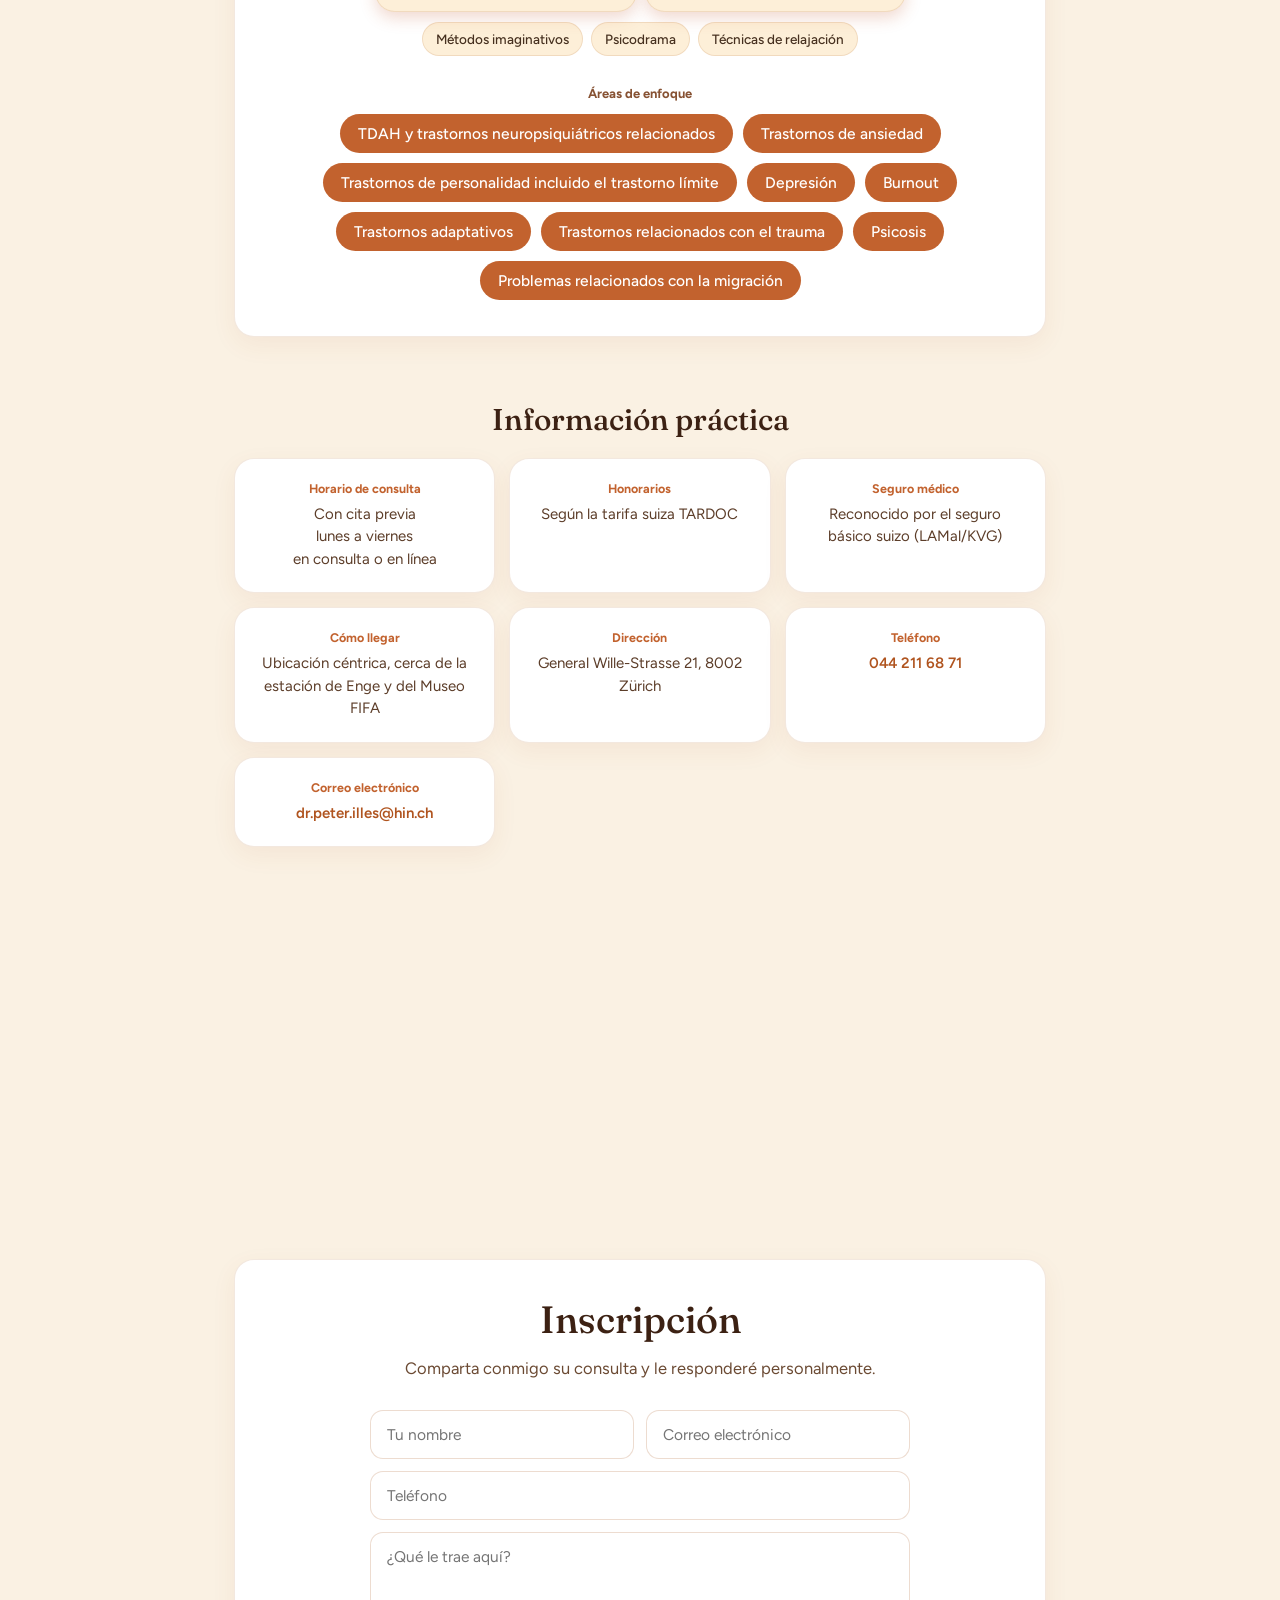
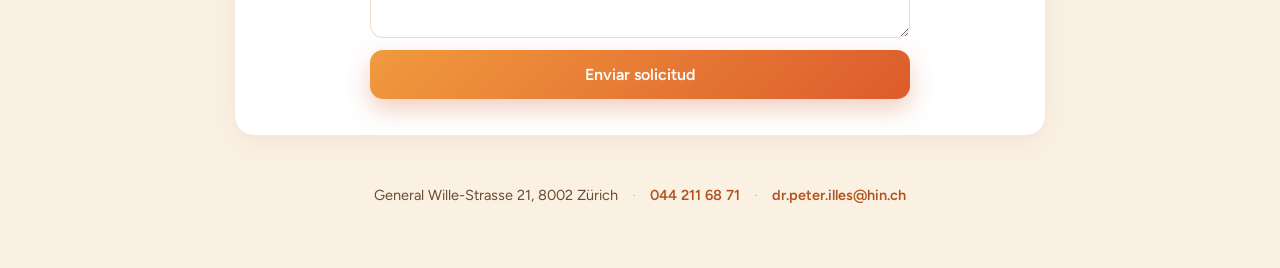
<file: es/index.html>
<!DOCTYPE html>
<html lang="es">
<head>
  <meta charset="utf-8">
  <meta name="viewport" content="width=device-width, initial-scale=1">
  <title>Psiquiatra Zúrich – consultas en español | Dr. med. Peter Illes</title>
  <meta name="description" content="Psiquiatra en Zúrich (Zurich): Dr. med. Peter Illes, médico especialista FMH. Consultas en español, alemán, inglés, francés, italiano, portugués y húngaro – presenciales u online.">
  <meta name="robots" content="index, follow">
  <link rel="canonical" href="https://peterilles.info/es/">

  <!-- hreflang alternates -->
  <link rel="alternate" hreflang="de" href="https://peterilles.info/">
  <link rel="alternate" hreflang="en" href="https://peterilles.info/en/">
  <link rel="alternate" hreflang="fr" href="https://peterilles.info/fr/">
  <link rel="alternate" hreflang="it" href="https://peterilles.info/it/">
  <link rel="alternate" hreflang="es" href="https://peterilles.info/es/">
  <link rel="alternate" hreflang="pt" href="https://peterilles.info/pt/">
  <link rel="alternate" hreflang="hu" href="https://peterilles.info/hu/">
  <link rel="alternate" hreflang="x-default" href="https://peterilles.info/">

  <!-- Open Graph -->
  <meta property="og:type" content="website">
  <meta property="og:title" content="Psiquiatra Zúrich – consultas en español | Dr. med. Peter Illes">
  <meta property="og:description" content="Psiquiatría y psicoterapia en Zúrich, en español y en otros 6 idiomas. General Wille-Strasse 21, 8002 Zúrich.">
  <meta property="og:url" content="https://peterilles.info/es/">
  <meta property="og:locale" content="es_ES">
  <meta property="og:site_name" content="Dr. med. Peter Illes">
  <meta property="og:image" content="https://peterilles.info/dr-illes-portrait.webp">

  <!-- Fonts -->
  <link rel="preconnect" href="https://fonts.googleapis.com">
  <link rel="preconnect" href="https://fonts.gstatic.com" crossorigin>
  <link href="https://fonts.googleapis.com/css2?family=Figtree:wght@400;500;600;700&family=Fraunces:opsz,ital,wght@9..144,0,400;9..144,0,500;9..144,0,600;9..144,1,400&display=swap" rel="stylesheet">

  <style>@keyframes floatUp{0%{opacity:0;transform:translateY(14px)}to{opacity:1;transform:translateY(0)}}*,::after,::before{box-sizing:border-box}body{margin:0;font-family:"Figtree",system-ui,sans-serif;color:#46301f;background:#faf1e3;min-height:100vh;-webkit-font-smoothing:antialiased}::selection{background:#f6c56a;color:#4a2410}a{color:inherit}button{font-family:inherit}#nav{position:sticky;top:0;z-index:20;background:rgba(250,241,227,.86);backdrop-filter:blur(10px);border-bottom:1px solid rgba(180,110,60,.14)}#nav-inner,main{max-width:860px;margin:0 auto}#nav-inner,.pill{align-items:center}#nav-inner{padding:11px 24px;display:flex;justify-content:space-between;gap:14px;flex-wrap:wrap}#hero h1,#langs-intro h2,#nav-name{font-family:"Fraunces",Georgia,serif}#nav-name{font-weight:600;font-size:15px;color:#8e3a1e;letter-spacing:-.01em}#lang-pills{display:flex;flex-wrap:wrap;gap:5px}.pill{text-decoration:none;display:inline-flex;gap:6px;cursor:pointer;font-size:13px;font-weight:600;padding:6px 11px;border-radius:999px;border:1.5px solid transparent;transition:all .2s;background:0 0;color:#9a5e38}.pill.active{background:linear-gradient(135deg,#f09a3e,#dd5c2c);color:#fff}.pill svg{border-radius:3px;box-shadow:0 0 0 1px rgba(0,0,0,.1);flex:none}main{padding:0 24px}#hero{padding:76px 0 44px;text-align:center;animation:floatUp .7s ease both}#hero-portrait{width:clamp(230px,34vw,290px);height:clamp(230px,34vw,290px);border-radius:50%;object-fit:cover;object-position:center 28%;margin:0 auto 30px;display:block;border:5px solid #fff;box-shadow:0 16px 38px rgba(140,70,30,.24)}#hero-kicker{display:inline-block;font-size:12.5px;font-weight:600;letter-spacing:.06em;text-transform:uppercase;color:#c2622e;margin-bottom:24px}#hero h1,#langs-intro h2{font-weight:500;color:#3c2113}#hero h1{font-size:clamp(36px,5.4vw,62px);line-height:1.04;letter-spacing:-.018em;margin:0 auto 14px;max-width:none;text-wrap:balance}#hero-lead{font-family:"Fraunces",Georgia,serif;font-weight:400;font-size:clamp(20px,2.6vw,28px);line-height:1.3;color:#6b4a33;max-width:22em;margin:0 auto 34px;text-wrap:balance}#hero-cta{display:inline-flex;align-items:center;gap:9px;background:linear-gradient(135deg,#f09a3e,#dd5c2c);color:#fff;font-weight:600;font-size:16px;text-decoration:none;padding:15px 28px;border-radius:999px;box-shadow:0 10px 26px rgba(210,90,44,.32)}#langs-section{padding:32px 0}#langs-intro{text-align:center;max-width:38em;margin:0 auto 30px}#langs-intro h2{font-size:clamp(26px,3.4vw,38px);margin:0 0 12px}#langs-intro p{font-size:16.5px;line-height:1.6;color:#6b4a33;margin:0}#lang-cards,.lang-card{display:flex;justify-content:center}#lang-cards{flex-wrap:wrap;gap:8px}.lang-card{text-decoration:none;font-family:inherit;cursor:pointer;flex-direction:column;align-items:center;gap:6px;padding:14px 6px;border-radius:18px;transition:all .22s;background:#fff;border:2px solid rgba(180,110,60,.14);width:calc(25% - 8px);min-width:110px}.lang-card.active{background:linear-gradient(155deg,#fff3df,#ffe3bc);border:2px solid #dd5c2c;box-shadow:0 10px 26px rgba(210,90,44,.2);transform:translateY(-2px)}#approach p,.lang-card-hello{font-family:"Fraunces",Georgia,serif;font-weight:400;color:#432717}.lang-card-hello{font-style:italic;font-size:20px;line-height:1}#approach{padding:48px 0;text-align:center}#approach-kicker{font-size:12.5px;font-weight:600;letter-spacing:.06em;text-transform:uppercase;color:#c2622e;margin-bottom:18px}#approach p{font-size:clamp(22px,3vw,32px);line-height:1.42;margin:0 auto;max-width:22em;text-wrap:pretty}#offer{padding:24px 0}#offer-box{background:#fff;border:1px solid rgba(180,110,60,.16);border-radius:22px;padding:36px;text-align:center}#offer-kicker{font-family:"Fraunces",Georgia,serif;font-size:clamp(22px,2.8vw,30px);font-weight:500;color:#3c2113;margin:0 0 20px}#contact-box>p,#offer-body{font-size:17.5px;line-height:1.6;color:#5c3d29;margin:0 auto 26px;max-width:34em}#methods-title{font-size:13px;font-weight:700;color:#875233;margin-bottom:13px}#methods-list{display:flex;flex-direction:column;gap:10px;align-items:center}.methods-primary-row,.methods-secondary-row{display:flex;flex-wrap:wrap;gap:8px;justify-content:center}.method-tag,.method-tag-primary{font-size:13.5px;font-weight:500;background:#f7cd8652;border:1px solid rgba(180,110,60,.16);padding:8px 13px;border-radius:999px}.method-tag-primary{font-weight:600;padding:11px 20px;box-shadow:0 6px 16px rgba(190,80,40,.22)}#focus{padding:24px 0}#focus h2{font-size:clamp(22px,2.8vw,30px);margin:0 0 18px;text-align:center}#focus-list{display:flex;flex-wrap:wrap;gap:10px;justify-content:center}.focus-tag{font-size:15.5px;font-weight:500;color:#fff;background:#c2622e;padding:10px 18px;border-radius:999px}#practical{padding:40px 0 24px}#contact-box h2,#focus h2,#practical h2{font-family:"Fraunces",Georgia,serif;font-weight:500;color:#3c2113}#practical h2{font-size:clamp(22px,2.8vw,30px);margin:0 0 20px;text-align:center}#practical-grid{display:grid;grid-template-columns:repeat(auto-fit,minmax(210px,1fr));gap:14px}.info-card{background:#fff;border:1px solid rgba(180,110,60,.16);border-radius:18px;padding:22px;text-align:center}.info-label{font-size:12.5px;font-weight:700;color:#c2622e;margin-bottom:7px}.info-value{font-size:15px;line-height:1.5;color:#5c3d29}#contact{padding:44px 0 30px;scroll-margin-top:60px}#contact-box{background:linear-gradient(160deg,#fffdf9,#ffead0);border:1px solid rgba(180,110,60,.18);border-radius:28px;padding:44px;box-shadow:0 18px 46px rgba(170,90,45,.12);text-align:center}#contact-box h2{font-size:clamp(26px,3.4vw,38px);margin:0 0 12px}#contact-box>p{font-size:16.5px;color:#6b4a33;margin:0 auto 28px;max-width:32em}#contact-form{display:grid;grid-template-columns:1fr 1fr;gap:12px;max-width:540px;margin:0 auto;text-align:left}#contact-form input,#contact-form textarea{font-family:inherit;font-size:15.5px;color:#46301f;background:#fff;border:1.5px solid rgba(180,110,60,.24);border-radius:13px;padding:14px 16px;outline:0;transition:border-color .2s}#contact-form input:focus,#contact-form textarea:focus{border-color:#dd5c2c}#contact-form input[name=phone],#contact-form textarea,#form-note{grid-column:1/-1}#contact-form textarea{resize:vertical}#contact-form button{grid-column:1/-1;font-family:inherit;font-weight:600;font-size:16px;color:#fff;background:linear-gradient(135deg,#f09a3e,#dd5c2c);border:0;border-radius:13px;padding:15px;cursor:pointer;box-shadow:0 10px 24px rgba(210,90,44,.3);transition:opacity .2s}#contact-form button:hover{opacity:.88}#form-note{font-size:12.5px;color:#a4673f;line-height:1.45;text-align:center}@media (max-width:640px){#contact-box{padding:28px 20px}#contact-form{grid-template-columns:1fr}}footer{padding:20px 0 64px;display:flex;flex-wrap:wrap;gap:14px;justify-content:center;align-items:center}footer a,footer span{font-size:14.5px;color:#6b4a33}footer .dot{color:#d8b48e}footer a{color:#b0541f;text-decoration:none;font-weight:600}#focus-title{font-family:inherit;font-size:13px;font-weight:700;color:#875233;margin:30px 0 13px}#offer-box,#contact-box,.info-card,.lang-card{background:#fff;border:1px solid rgba(180,110,60,.16);border-radius:20px;box-shadow:0 8px 24px rgba(170,90,45,.07)}#offer-box,#contact-box{padding:36px}.lang-card.active{background:linear-gradient(155deg,#fff3df,#ffe3bc);border:1px solid #dd5c2c;box-shadow:0 0 0 1px #dd5c2c,0 10px 26px rgba(210,90,44,.2)}@media (max-width:640px){#offer-box,#contact-box{padding:28px 20px}}</style>

  <script type="application/ld+json">{"@context":"https://schema.org","@type":"Physician","@id":"https://peterilles.info/#physician","name":"Dr. med. Peter Illes","description":"Psiquiatra en Zúrich (Zurich): Dr. med. Peter Illes, médico especialista FMH. Consultas en español, alemán, inglés, francés, italiano, portugués y húngaro – presenciales u online.","medicalSpecialty":"https://schema.org/Psychiatric","url":"https://peterilles.info/es/","image":"https://peterilles.info/dr-illes-portrait.webp","telephone":"+41442116871","email":"mailto:dr.peter.illes@hin.ch","address":{"@type":"PostalAddress","streetAddress":"General Wille-Strasse 21","postalCode":"8002","addressLocality":"Zürich","addressCountry":"CH"},"geo":{"@type":"GeoCoordinates","latitude":47.36374597116766,"longitude":8.529243776901245},"hasMap":"https://www.google.com/maps/search/?api=1&query=General+Wille-Strasse+21%2C+8002+Z%C3%BCrich","availableLanguage":["German","English","French","Italian","Spanish","Portuguese","Hungarian"]}</script>

  <!-- Google tag (gtag.js) -->
  <script async src="https://www.googletagmanager.com/gtag/js?id=G-DBEB4YR8NC"></script>
  <script>
    window.dataLayer = window.dataLayer || [];
    function gtag(){dataLayer.push(arguments);}
    gtag('js', new Date());

    gtag('config', 'G-DBEB4YR8NC');
  </script>
</head>
<body>

<!-- STICKY NAV -->
<div id="nav">
  <div id="nav-inner">
    <div id="nav-name">Dr. med. Peter Illes</div>
    <nav id="lang-pills" aria-label="language"><a class="pill" href="/" aria-label="Deutsch"><svg width="20" height="13" xmlns="http://www.w3.org/2000/svg" preserveAspectRatio="none" viewBox="0 0 3 2"><rect y="0" width="3" height="0.667" fill="#000000"/><rect y="0.667" width="3" height="0.667" fill="#DD0000"/><rect y="1.333" width="3" height="0.667" fill="#FFCE00"/></svg> Deutsch</a><a class="pill" href="/en/" aria-label="English"><svg width="20" height="13" xmlns="http://www.w3.org/2000/svg" preserveAspectRatio="none" viewBox="0 0 60 30"><rect width="60" height="30" fill="#012169"/><path d="M0,0 L60,30 M60,0 L0,30" stroke="#fff" stroke-width="6"/><path d="M0,0 L60,30 M60,0 L0,30" stroke="#C8102E" stroke-width="2"/><path d="M30,0 V30 M0,15 H60" stroke="#fff" stroke-width="10"/><path d="M30,0 V30 M0,15 H60" stroke="#C8102E" stroke-width="6"/></svg> English</a><a class="pill" href="/fr/" aria-label="Français"><svg width="20" height="13" xmlns="http://www.w3.org/2000/svg" preserveAspectRatio="none" viewBox="0 0 3 2"><rect x="0" width="1" height="2" fill="#0055A4"/><rect x="1" width="1" height="2" fill="#FFFFFF"/><rect x="2" width="1" height="2" fill="#EF4135"/></svg> Français</a><a class="pill" href="/it/" aria-label="Italiano"><svg width="20" height="13" xmlns="http://www.w3.org/2000/svg" preserveAspectRatio="none" viewBox="0 0 3 2"><rect x="0" width="1" height="2" fill="#008C45"/><rect x="1" width="1" height="2" fill="#F4F5F0"/><rect x="2" width="1" height="2" fill="#CD212A"/></svg> Italiano</a><a class="pill active" href="/es/" aria-label="Español"><svg width="20" height="13" xmlns="http://www.w3.org/2000/svg" preserveAspectRatio="none" viewBox="0 0 3 2"><rect width="3" height="2" fill="#AA151B"/><rect y="0.5" width="3" height="1" fill="#F1BF00"/></svg> Español</a><a class="pill" href="/pt/" aria-label="Português"><svg width="20" height="13" xmlns="http://www.w3.org/2000/svg" preserveAspectRatio="none" viewBox="0 0 60 40"><rect width="60" height="40" fill="#046A38"/><rect x="24" width="36" height="40" fill="#DA291C"/><circle cx="24" cy="20" r="7" fill="#FFD100"/><circle cx="24" cy="20" r="3.2" fill="#DA291C"/></svg> Português</a><a class="pill" href="/hu/" aria-label="Magyar"><svg width="20" height="13" xmlns="http://www.w3.org/2000/svg" preserveAspectRatio="none" viewBox="0 0 3 2"><rect y="0" width="3" height="0.667" fill="#CD2A3E"/><rect y="0.667" width="3" height="0.667" fill="#FFFFFF"/><rect y="1.333" width="3" height="0.667" fill="#436F4D"/></svg> Magyar</a></nav>
  </div>
</div>

<main>
  <!-- HERO -->
  <section id="hero">
    <img id="hero-portrait" src="/dr-illes-portrait.webp" alt="Dr. med. Peter Illes" width="290" height="290" fetchpriority="high" decoding="async">
    <div id="hero-kicker">Psiquiatría & Psicoterapia · Zúrich</div>
    <h1 id="hero-name">Dr. med. Peter Illes</h1>
    <p id="hero-lead">Tratamiento psiquiátrico en su lengua materna</p>
    <a href="#contact" id="hero-cta">Inscripción <span style="font-size:18px">→</span></a>
  </section>

  <!-- LANGUAGE USP -->
  <section id="langs-section">
    <div id="langs-intro">
      <p id="langs-body">Las consultas son posibles en los siguientes idiomas: alemán, inglés, francés, italiano, español, portugués y húngaro.</p>
    </div>
    <div id="lang-cards"><a class="lang-card" href="/" aria-label="Deutsch"><span class="lang-card-hello">Grüezi</span></a><a class="lang-card" href="/en/" aria-label="English"><span class="lang-card-hello">Hello</span></a><a class="lang-card" href="/fr/" aria-label="Français"><span class="lang-card-hello">Bonjour</span></a><a class="lang-card" href="/it/" aria-label="Italiano"><span class="lang-card-hello">Buongiorno</span></a><a class="lang-card active" href="/es/" aria-label="Español"><span class="lang-card-hello">Hola</span></a><a class="lang-card" href="/pt/" aria-label="Português"><span class="lang-card-hello">Olá</span></a><a class="lang-card" href="/hu/" aria-label="Magyar"><span class="lang-card-hello">Üdv</span></a></div>
  </section>

  <!-- APPROACH -->
  <section id="approach">
    <h2 id="approach-kicker">Sobre mí</h2>
    <p id="approach-body">Soy médico especialista FMH en psiquiatría y psicoterapia. En mi consulta en Zúrich-Enge ofrezco tratamiento psiquiátrico, de forma presencial o en línea.</p>
  </section>

  <!-- OFFER -->
  <section id="offer">
    <div id="offer-box">
      <h2 id="offer-kicker">Lo que ofrezco</h2>
      <p id="offer-body">Psicoterapia médica, farmacoterapia e intervención en crisis – <strong>en consulta o en línea</strong></p>
      <div id="methods-title">Métodos</div>
      <div id="methods-list"><div class="methods-primary-row"><span class="method-tag-primary">Terapia cognitivo-conductual (TCC)</span><span class="method-tag-primary">Terapia de orientación psicoanalítica</span></div><div class="methods-secondary-row"><span class="method-tag">Métodos imaginativos</span><span class="method-tag">Psicodrama</span><span class="method-tag">Técnicas de relajación</span></div></div>
      <h3 id="focus-title">Áreas de enfoque</h3>
      <div id="focus-list"><span class="focus-tag">TDAH y trastornos neuropsiquiátricos relacionados</span><span class="focus-tag">Trastornos de ansiedad</span><span class="focus-tag">Trastornos de personalidad incluido el trastorno límite</span><span class="focus-tag">Depresión</span><span class="focus-tag">Burnout</span><span class="focus-tag">Trastornos adaptativos</span><span class="focus-tag">Trastornos relacionados con el trauma</span><span class="focus-tag">Psicosis</span><span class="focus-tag">Problemas relacionados con la migración</span></div>
    </div>
  </section>

  <!-- PRACTICAL -->
  <section id="practical">
    <h2 id="practical-title">Información práctica</h2>
    <div id="practical-grid">
      <div class="info-card"><div class="info-label" id="hours-label">Horario de consulta</div><div class="info-value" id="hours-value">Con cita previa<br>lunes a viernes<br>en consulta o en línea</div></div>
      <div class="info-card"><div class="info-label" id="fees-label">Honorarios</div><div class="info-value" id="fees-value">Según la tarifa suiza TARDOC</div></div>
      <div class="info-card"><div class="info-label" id="insurance-label">Seguro médico</div><div class="info-value" id="insurance-value">Reconocido por el seguro básico suizo (LAMal/KVG)</div></div>
      <div class="info-card"><div class="info-label" id="access-label">Cómo llegar</div><div class="info-value" id="access-value">Ubicación céntrica, cerca de la estación de Enge y del Museo FIFA</div></div>
      <div class="info-card"><div class="info-label" id="address-label">Dirección</div><div class="info-value" id="address-value">General Wille-Strasse 21, 8002 Zürich</div></div>
      <div class="info-card"><div class="info-label" id="tel-label">Teléfono</div><div class="info-value"><a href="tel:+41442116871" style="color:#B0541F;font-weight:600;text-decoration:none;">044 211 68 71</a></div></div>
      <div class="info-card"><div class="info-label" id="email-label">Correo electrónico</div><div class="info-value"><a href="mailto:dr.peter.illes@hin.ch" style="color:#B0541F;font-weight:600;text-decoration:none;">dr.peter.illes@hin.ch</a></div></div>
    </div>
    <div id="maps-container">
      <iframe
        src="https://www.google.com/maps/embed?pb=!1m18!1m12!1m3!1d2703.6177281093!2d8.529243776901244!3d47.36374597116766!2m3!1f0!2f0!3f0!3m2!1i1024!2i768!4f13.1!3m3!1m2!1s0x479aa0b48cf09d8b%3A0x2b2e5c6c2d6b8e2a!2sGeneral+Wille-Strasse+21%2C+8002+Z%C3%BCrich!5e0!3m2!1sde!2sch!4v1700000000000!5m2!1sde!2sch"
        width="100%" height="320" style="border:0; border-radius:18px; margin-top:20px;" allowfullscreen="" loading="lazy" referrerpolicy="no-referrer-when-downgrade">
      </iframe>
    </div>
  </section>

  <!-- CONTACT -->
  <section id="contact">
    <div id="contact-box">
      <h2 id="contact-title">Inscripción</h2>
      <p id="contact-body">Comparta conmigo su consulta y le responderé personalmente.</p>
      <form id="contact-form">
        <input name="name" required id="f-name" placeholder="Tu nombre">
        <input name="email" type="email" required id="f-email" placeholder="Correo electrónico">
        <input name="phone" id="f-phone" placeholder="Teléfono">
        <textarea name="concern" rows="4" id="f-concern" placeholder="¿Qué le trae aquí?"></textarea>
        <button type="submit" id="f-submit">Enviar solicitud</button>
      </form>
      <div id="form-thanks" style="display:none; padding:24px 0; font-family:'Fraunces',Georgia,serif; font-size:22px; color:#3C2113; font-weight:500;"></div>
    </div>
  </section>

  <!-- FOOTER -->
  <footer>
    <span>General Wille-Strasse 21, 8002 Zürich</span>
    <span class="dot">·</span>
    <a href="tel:+41442116871">044 211 68 71</a>
    <span class="dot">·</span>
    <a href="mailto:dr.peter.illes@hin.ch">dr.peter.illes@hin.ch</a>
  </footer>
</main>

<script>const contact={name:"Dr. med. Peter Illes",address1:"General Wille-Strasse 21",address2:"8002 Zürich",tel:"044 211 68 71",email:"dr.peter.illes@hin.ch"},langs=[{code:"pt",label:"Português",hello:"Olá",extraFlag:"pt-br"},{code:"es",label:"Español",hello:"Hola"},{code:"fr",label:"Français",hello:"Bonjour"},{code:"it",label:"Italiano",hello:"Buongiorno"},{code:"de",label:"Deutsch",hello:"Grüezi"},{code:"en",label:"English",hello:"Hello"},{code:"hu",label:"Magyar",hello:"Üdv"}],langUrls={de:"/",en:"/en/",fr:"/fr/",it:"/it/",es:"/es/",pt:"/pt/",hu:"/hu/"},t={pt:{kicker:"Psiquiatria & Psicoterapia · Zurique",heroLead:"Tratamento psiquiátrico na sua língua materna",langsBody:"As consultas são possíveis nas seguintes línguas: alemão, inglês, francês, italiano, espanhol, português e húngaro.",approachTitle:"Sobre mim",approachBody:"Sou médico especialista FMH em psiquiatria e psicoterapia. No meu consultório em Zurique-Enge ofereço tratamento psiquiátrico – presencialmente ou online.",offerTitle:"O que ofereço",offerBody:"Psicoterapia médica, farmacoterapia e intervenção em crise – <strong>presencialmente ou online</strong>",methodsTitle:"Métodos",methodsPrimary:["Terapia cognitivo-comportamental (TCC)","Terapia de orientação psicanalítica"],methods:["Métodos imaginativos","Psicodrama","Técnicas de relaxamento"],focusTitle:"Áreas de foco",focus:["PHDA e perturbações neuropsiquiátricas relacionadas","Perturbações de ansiedade","Perturbações de personalidade incluindo perturbação borderline","Depressão","Burnout","Perturbações de adaptação","Perturbações relacionadas com trauma","Psicoses","Problemas relacionados com a migração"],practicalTitle:"Informações práticas",hoursLabel:"Horário de consulta",hoursValue:"Mediante marcação<br>segunda a sexta-feira<br>presencialmente ou online",feesLabel:"Honorários",feesValue:"Segundo a tarifa suíça TARDOC",insuranceLabel:"Seguro de saúde",insuranceValue:"Reconhecido pelo seguro básico suíço (LAMal/KVG)",accessLabel:"Como chegar",accessValue:"Localização central, perto da estação de Enge e do Museu FIFA",addressLabel:"Endereço",addressValue:"General Wille-Strasse 21, 8002 Zürich",contactTitle:"Inscrição",contactBody:"Partilhe comigo a sua situação e responderei pessoalmente.",telLabel:"Telefone",emailLabel:"E-mail",fName:"O seu nome",fEmail:"E-mail",fPhone:"Telefone",fConcern:"O que o traz aqui?",fSubmit:"Enviar pedido",fThanks:"Obrigado pelo seu e-mail! Responderei em breve. Em caso de emergência, também estou contactável por telefone através do: 044 211 68 71"},es:{kicker:"Psiquiatría & Psicoterapia · Zúrich",heroLead:"Tratamiento psiquiátrico en su lengua materna",langsBody:"Las consultas son posibles en los siguientes idiomas: alemán, inglés, francés, italiano, español, portugués y húngaro.",approachTitle:"Sobre mí",approachBody:"Soy médico especialista FMH en psiquiatría y psicoterapia. En mi consulta en Zúrich-Enge ofrezco tratamiento psiquiátrico, de forma presencial o en línea.",offerTitle:"Lo que ofrezco",offerBody:"Psicoterapia médica, farmacoterapia e intervención en crisis – <strong>en consulta o en línea</strong>",methodsTitle:"Métodos",methodsPrimary:["Terapia cognitivo-conductual (TCC)","Terapia de orientación psicoanalítica"],methods:["Métodos imaginativos","Psicodrama","Técnicas de relajación"],focusTitle:"Áreas de enfoque",focus:["TDAH y trastornos neuropsiquiátricos relacionados","Trastornos de ansiedad","Trastornos de personalidad incluido el trastorno límite","Depresión","Burnout","Trastornos adaptativos","Trastornos relacionados con el trauma","Psicosis","Problemas relacionados con la migración"],practicalTitle:"Información práctica",hoursLabel:"Horario de consulta",hoursValue:"Con cita previa<br>lunes a viernes<br>en consulta o en línea",feesLabel:"Honorarios",feesValue:"Según la tarifa suiza TARDOC",insuranceLabel:"Seguro médico",insuranceValue:"Reconocido por el seguro básico suizo (LAMal/KVG)",accessLabel:"Cómo llegar",accessValue:"Ubicación céntrica, cerca de la estación de Enge y del Museo FIFA",addressLabel:"Dirección",addressValue:"General Wille-Strasse 21, 8002 Zürich",contactTitle:"Inscripción",contactBody:"Comparta conmigo su consulta y le responderé personalmente.",telLabel:"Teléfono",emailLabel:"Correo electrónico",fName:"Tu nombre",fEmail:"Correo electrónico",fPhone:"Teléfono",fConcern:"¿Qué le trae aquí?",fSubmit:"Enviar solicitud",fThanks:"¡Gracias por su correo! Le responderé en breve. En caso de urgencia, también puede llamarme al: 044 211 68 71"},fr:{kicker:"Psychiatrie & Psychothérapie · Zurich",heroLead:"Traitement psychiatrique dans votre langue maternelle",langsBody:"Les consultations sont possibles dans les langues suivantes : allemand, anglais, français, italien, espagnol, portugais et hongrois.",approachTitle:"À propos de moi",approachBody:"Je suis médecin spécialiste FMH en psychiatrie et psychothérapie. Dans mon cabinet à Zurich-Enge, je propose un traitement psychiatrique – en cabinet ou en ligne.",offerTitle:"Ce que je propose",offerBody:"Psychothérapie médicale, pharmacothérapie et intervention de crise – <strong>en cabinet ou en ligne</strong>",methodsTitle:"Méthodes",methodsPrimary:["Thérapie cognitivo-comportementale (TCC)","Thérapie d'orientation psychanalytique"],methods:["Méthodes imaginatives","Psychodrame","Techniques de relaxation"],focusTitle:"Domaines de spécialité",focus:["TDAH et troubles neuropsychiatriques associés","Troubles anxieux","Troubles de la personnalité dont trouble borderline","Dépression","Burn-out","Troubles de l'adaptation","Troubles liés au trauma","Psychoses","Problèmes liés à la migration"],practicalTitle:"Informations pratiques",hoursLabel:"Heures de consultation",hoursValue:"Sur rendez-vous<br>du lundi au vendredi<br>en cabinet ou en ligne",feesLabel:"Honoraires",feesValue:"Selon le tarif suisse TARDOC",insuranceLabel:"Assurance maladie",insuranceValue:"Reconnu par l'assurance de base suisse (LAMal/KVG)",accessLabel:"Accès",accessValue:"Situation centrale, à proximité de la gare d'Enge et du Musée FIFA",addressLabel:"Adresse",addressValue:"General Wille-Strasse 21, 8002 Zürich",contactTitle:"Inscription",contactBody:"Faites-moi part de votre demande et je vous répondrai personnellement.",telLabel:"Téléphone",emailLabel:"E-mail",fName:"Votre nom",fEmail:"E-mail",fPhone:"Téléphone",fConcern:"Qu'est-ce qui vous amène ?",fSubmit:"Envoyer la demande",fThanks:"Merci pour votre e-mail ! Je vous répondrai dans les meilleurs délais. En cas d'urgence, je suis également joignable par téléphone au : 044 211 68 71"},it:{kicker:"Psichiatria & Psicoterapia · Zurigo",heroLead:"Trattamento psichiatrico nella sua lingua madre",langsBody:"Le consultazioni sono possibili nelle seguenti lingue: tedesco, inglese, francese, italiano, spagnolo, portoghese e ungherese.",approachTitle:"Chi sono",approachBody:"Sono medico specialista FMH in psichiatria e psicoterapia. Nel mio studio a Zurigo-Enge offro un trattamento psichiatrico – in studio o online.",offerTitle:"Cosa offro",offerBody:"Psicoterapia medica, farmacoterapia e intervento in situazioni di crisi – <strong>in studio o online</strong>",methodsTitle:"Metodi",methodsPrimary:["Terapia cognitivo-comportamentale (TCC)","Terapia a orientamento psicoanalitico"],methods:["Metodi immaginativi","Psicodramma","Tecniche di rilassamento"],focusTitle:"Aree di specializzazione",focus:["ADHD e disturbi neuropsichiatrici correlati","Disturbi d'ansia","Disturbi di personalità incluso il disturbo borderline","Depressione","Burnout","Disturbi dell'adattamento","Disturbi correlati al trauma","Psicosi","Problemi legati alla migrazione"],practicalTitle:"Informazioni pratiche",hoursLabel:"Orari di consultazione",hoursValue:"Su appuntamento<br>dal lunedì al venerdì<br>in studio o online",feesLabel:"Onorari",feesValue:"Secondo la tariffa svizzera TARDOC",insuranceLabel:"Assicurazione",insuranceValue:"Riconosciuto dall'assicurazione di base svizzera (LAMal/KVG)",accessLabel:"Come arrivare",accessValue:"Posizione centrale, vicino alla stazione di Enge e al Museo FIFA",addressLabel:"Indirizzo",addressValue:"General Wille-Strasse 21, 8002 Zürich",contactTitle:"Iscrizione",contactBody:"Mi comunichi la sua richiesta e le risponderò personalmente.",telLabel:"Telefono",emailLabel:"E-mail",fName:"Il tuo nome",fEmail:"E-mail",fPhone:"Telefono",fConcern:"Cosa la porta qui?",fSubmit:"Invia richiesta",fThanks:"Grazie per la sua e-mail! Le risponderò a breve. In caso di emergenza sono raggiungibile anche per telefono al: 044 211 68 71"},de:{kicker:"Psychiatrie & Psychotherapie · Zürich",heroLead:"Psychiatrische Behandlung in Ihrer Muttersprache",langsBody:"Konsultationen sind in folgenden Sprachen möglich: Deutsch, Englisch, Französisch, Italienisch, Spanisch, Portugiesisch und Ungarisch.",approachTitle:"Über mich",approachBody:"Ich bin Facharzt FMH für Psychiatrie und Psychotherapie. In meiner Praxis in Zürich-Enge biete ich ärztliche psychiatrische Behandlung an – vor Ort oder online.",offerTitle:"Mein Angebot",offerBody:"Ärztliche Psycho- und Pharmakotherapie sowie Krisenintervention – <strong>vor Ort oder Online</strong>",methodsTitle:"Methoden",methodsPrimary:["Kognitive Verhaltenstherapie (KVT)","Psychoanalytisch-orientierte Therapie"],methods:["Imaginative Verfahren","Psychodrama","Entspannungsverfahren"],focusTitle:"Schwerpunkte",focus:["ADHS und verwandte neuropsychiatrische Störungen","Angststörungen","Persönlichkeitsstörungen einschliesslich Borderline-Störung","Depressionen","Burn-out","Anpassungsstörungen","Traumafolgestörungen","Psychosen","Migrationsprobleme"],practicalTitle:"Praktische Informationen",hoursLabel:"Sprechzeiten",hoursValue:"Nach Vereinbarung<br>Montag bis Freitag<br>Vor Ort oder Online",feesLabel:"Honorar",feesValue:"Nach schweizerischem TARDOC-Tarif",insuranceLabel:"Krankenversicherung",insuranceValue:"Anerkannt durch die schweizerische Grundversicherung (KVG)",accessLabel:"Anfahrt",accessValue:"Zentral gelegen, unweit des Bahnhofs Enge und des FIFA-Museums",addressLabel:"Adresse",addressValue:"General Wille-Strasse 21, 8002 Zürich",contactTitle:"Anmeldung",contactBody:"Teilen Sie mir Ihr Anliegen, und ich melde mich persönlich bei Ihnen.",telLabel:"Telefon",emailLabel:"E-Mail",fName:"Ihr Name",fEmail:"E-Mail",fPhone:"Telefon",fConcern:"Was führt Sie zu mir?",fSubmit:"Anfrage senden",fThanks:"Danke für Ihre Mail! Ich melde mich zeitnah bei Ihnen. Im Notfall bin ich auch telefonisch erreichbar unter: 044 211 68 71"},en:{kicker:"Psychiatry & Psychotherapy · Zurich",heroLead:"Psychiatric treatment in your mother tongue",langsBody:"Consultations are possible in the following languages: German, English, French, Italian, Spanish, Portuguese, and Hungarian.",approachTitle:"About me",approachBody:"I am a board-certified psychiatrist and psychotherapist (FMH). At my practice in Zurich-Enge I offer psychiatric treatment – in person or online.",offerTitle:"What I offer",offerBody:"Medical psycho- and pharmacotherapy and crisis intervention – <strong>in person or online</strong>",methodsTitle:"Methods",methodsPrimary:["Cognitive behavioural therapy (CBT)","Psychoanalytically oriented therapy"],methods:["Imaginative methods","Psychodrama","Relaxation techniques"],focusTitle:"Areas of focus",focus:["ADHD and related neuropsychiatric disorders","Anxiety disorders","Personality disorders including borderline disorder","Depression","Burnout","Adjustment disorders","Trauma-related disorders","Psychoses","Migration-related problems"],practicalTitle:"Practical information",hoursLabel:"Consultation hours",hoursValue:"By appointment<br>Monday to Friday<br>in person or online",feesLabel:"Fees",feesValue:"According to the Swiss TARDOC tariff",insuranceLabel:"Health insurance",insuranceValue:"Recognised by Swiss basic insurance (KVG)",accessLabel:"Getting here",accessValue:"Centrally located, close to Enge station and the FIFA Museum",addressLabel:"Address",addressValue:"General Wille-Strasse 21, 8002 Zürich",contactTitle:"Registration",contactBody:"Share your concern with me and I will get back to you personally.",telLabel:"Phone",emailLabel:"Email",fName:"Your name",fEmail:"Email",fPhone:"Phone",fConcern:"What brings you here?",fSubmit:"Send request",fThanks:"Thank you for your email! I will get back to you shortly. In an emergency, you can also reach me by phone at: 044 211 68 71"},hu:{kicker:"Pszichiátria & Pszichoterápia · Zürich",heroLead:"Pszichiátriai kezelés az anyanyelvén",langsBody:"A konzultációk az alábbi nyelveken lehetségesek: német, angol, francia, olasz, spanyol, portugál és magyar.",approachTitle:"Rólam",approachBody:"FMH-szakorvos vagyok pszichiátria és pszichoterápia területén. Zürich-Enge-i rendelőmben pszichiátriai kezelést kínálok – személyesen vagy online.",offerTitle:"Amit nyújtok",offerBody:"Orvosi pszicho- és farmakoterápia, valamint krízisintervenció – <strong>személyesen vagy online</strong>",methodsTitle:"Módszerek",methodsPrimary:["Kognitív viselkedésterápia (KVT)","Pszichoanalitikusan orientált terápia"],methods:["Imaginatív eljárások","Pszichodráma","Relaxációs technikák"],focusTitle:"Fő területek",focus:["ADHD és kapcsolódó neuropszichiátriai zavarok","Szorongásos zavarok","Személyiségzavarok, beleértve a borderline zavart","Depresszió","Kiégés (burnout)","Alkalmazkodási zavarok","Traumával összefüggő zavarok","Pszichózisok","Migrációval összefüggő problémák"],practicalTitle:"Gyakorlati tudnivalók",hoursLabel:"Rendelési idő",hoursValue:"Előzetes egyeztetés alapján<br>hétfőtől péntekig<br>személyesen vagy online",feesLabel:"Honorárium",feesValue:"A svájci TARDOC tarifa szerint",insuranceLabel:"Egészségbiztosítás",insuranceValue:"A svájci alapbiztosítás (KVG) által elismert",accessLabel:"Megközelítés",accessValue:"Központi elhelyezkedés, az Enge állomás és a FIFA Múzeum közelében",addressLabel:"Cím",addressValue:"General Wille-Strasse 21, 8002 Zürich",contactTitle:"Bejelentkezés",contactBody:"Ossza meg velem az ügyét, és személyesen válaszolok.",telLabel:"Telefon",emailLabel:"E-mail",fName:"Az Ön neve",fEmail:"E-mail",fPhone:"Telefon",fConcern:"Mi hozta ide?",fSubmit:"Kérés elküldése",fThanks:"Köszönöm az e-mailjét! Hamarosan jelentkezem. Sürgős esetben telefonon is elérhető vagyok a következő számon: 044 211 68 71"}};function flagSVG(e){const a='width="20" height="13" xmlns="http://www.w3.org/2000/svg" preserveAspectRatio="none"',t=(e,t,n)=>`<svg ${a} viewBox="0 0 3 2"><rect x="0" width="1" height="2" fill="${e}"/><rect x="1" width="1" height="2" fill="${t}"/><rect x="2" width="1" height="2" fill="${n}"/></svg>`,n=(e,t,n)=>`<svg ${a} viewBox="0 0 3 2"><rect y="0" width="3" height="0.667" fill="${e}"/><rect y="0.667" width="3" height="0.667" fill="${t}"/><rect y="1.333" width="3" height="0.667" fill="${n}"/></svg>`;switch(e){case"fr":return t("#0055A4","#FFFFFF","#EF4135");case"it":return t("#008C45","#F4F5F0","#CD212A");case"de":return n("#000000","#DD0000","#FFCE00");case"hu":return n("#CD2A3E","#FFFFFF","#436F4D");case"es":return`<svg ${a} viewBox="0 0 3 2"><rect width="3" height="2" fill="#AA151B"/><rect y="0.5" width="3" height="1" fill="#F1BF00"/></svg>`;case"pt":return`<svg ${a} viewBox="0 0 60 40"><rect width="60" height="40" fill="#046A38"/><rect x="24" width="36" height="40" fill="#DA291C"/><circle cx="24" cy="20" r="7" fill="#FFD100"/><circle cx="24" cy="20" r="3.2" fill="#DA291C"/></svg>`;case"pt-br":return`<svg ${a} viewBox="0 0 4 3"><rect width="4" height="3" fill="#009C3B"/><polygon points="2,0.25 3.8,1.5 2,2.75 0.2,1.5" fill="#FFDF00"/><circle cx="2" cy="1.5" r="0.72" fill="#002776"/></svg>`;case"en":return`<svg ${a} viewBox="0 0 60 30"><rect width="60" height="30" fill="#012169"/><path d="M0,0 L60,30 M60,0 L0,30" stroke="#fff" stroke-width="6"/><path d="M0,0 L60,30 M60,0 L0,30" stroke="#C8102E" stroke-width="2"/><path d="M30,0 V30 M0,15 H60" stroke="#fff" stroke-width="10"/><path d="M30,0 V30 M0,15 H60" stroke="#C8102E" stroke-width="6"/></svg>`;default:return""}}let currentLang="es";function render(e){currentLang=e;try{localStorage.setItem("illes_lang",e)}catch(e){}const a=t[e];document.documentElement.lang=e,document.getElementById("lang-pills").innerHTML=langs.map(a=>`<a class="pill${a.code===e?" active":""}" href="${langUrls[a.code]}" aria-label="${a.label}">\n      ${flagSVG(a.code)}${a.extraFlag?" "+flagSVG(a.extraFlag):""} ${a.label}\n    </a>`).join(""),document.getElementById("hero-kicker").textContent=a.kicker,document.getElementById("hero-lead").textContent=a.heroLead;const n=document.getElementById("hero-cta");n.textContent=a.contactTitle,n.insertAdjacentHTML("beforeend",' <span style="font-size:18px">→</span>'),document.getElementById("langs-body").textContent=a.langsBody,document.getElementById("lang-cards").innerHTML=langs.map(a=>`<a class="lang-card${a.code===e?" active":""}" href="${langUrls[a.code]}" aria-label="${a.label}">\n      <span class="lang-card-hello">${a.hello}</span>\n    </a>`).join(""),document.getElementById("approach-kicker").textContent=a.approachTitle,document.getElementById("approach-body").textContent=a.approachBody,document.getElementById("offer-kicker").textContent=a.offerTitle,document.getElementById("offer-body").innerHTML=a.offerBody,document.getElementById("methods-title").textContent=a.methodsTitle,document.getElementById("methods-list").innerHTML='<div class="methods-primary-row">'+(a.methodsPrimary||[]).map(e=>`<span class="method-tag-primary">${e}</span>`).join("")+'</div><div class="methods-secondary-row">'+(a.methods||[]).map(e=>`<span class="method-tag">${e}</span>`).join("")+"</div>",document.getElementById("focus-title").textContent=a.focusTitle,document.getElementById("focus-list").innerHTML=a.focus.map(e=>`<span class="focus-tag">${e}</span>`).join(""),document.getElementById("practical-title").textContent=a.practicalTitle,document.getElementById("hours-label").textContent=a.hoursLabel,document.getElementById("hours-value").innerHTML=a.hoursValue,document.getElementById("fees-label").textContent=a.feesLabel,document.getElementById("fees-value").textContent=a.feesValue,document.getElementById("insurance-label").textContent=a.insuranceLabel,document.getElementById("insurance-value").textContent=a.insuranceValue,document.getElementById("access-label").textContent=a.accessLabel,document.getElementById("access-value").textContent=a.accessValue,document.getElementById("address-label").textContent=a.addressLabel,document.getElementById("address-value").textContent=a.addressValue,document.getElementById("tel-label").textContent=a.telLabel,document.getElementById("email-label").textContent=a.emailLabel,document.getElementById("contact-title").textContent=a.contactTitle,document.getElementById("contact-body").textContent=a.contactBody,document.getElementById("f-name").placeholder=a.fName,document.getElementById("f-email").placeholder=a.fEmail,document.getElementById("f-phone").placeholder=a.fPhone,document.getElementById("f-concern").placeholder=a.fConcern,document.getElementById("f-submit").textContent=a.fSubmit}document.getElementById("contact-form").addEventListener("submit",function(e){e.preventDefault();const a=t[currentLang],n=e.target,o=n.querySelector("#f-name").value,s=n.querySelector("#f-email").value,i=n.querySelector("#f-phone").value,r=n.querySelector("#f-concern").value,l=encodeURIComponent(a.contactTitle+(o?" – "+o:""));let c="";o&&(c+="Name: "+o+"\n"),s&&(c+="E-Mail: "+s+"\n"),i&&(c+="Tel: "+i+"\n"),r&&(c+="\n"+r),window.location.href="mailto:dr.peter.illes@hin.ch?subject="+l+"&body="+encodeURIComponent(c),n.style.display="none";const d=document.getElementById("form-thanks");d.textContent=a.fThanks,d.style.display="block"}),render(currentLang);</script>
</body>
</html>
</file>
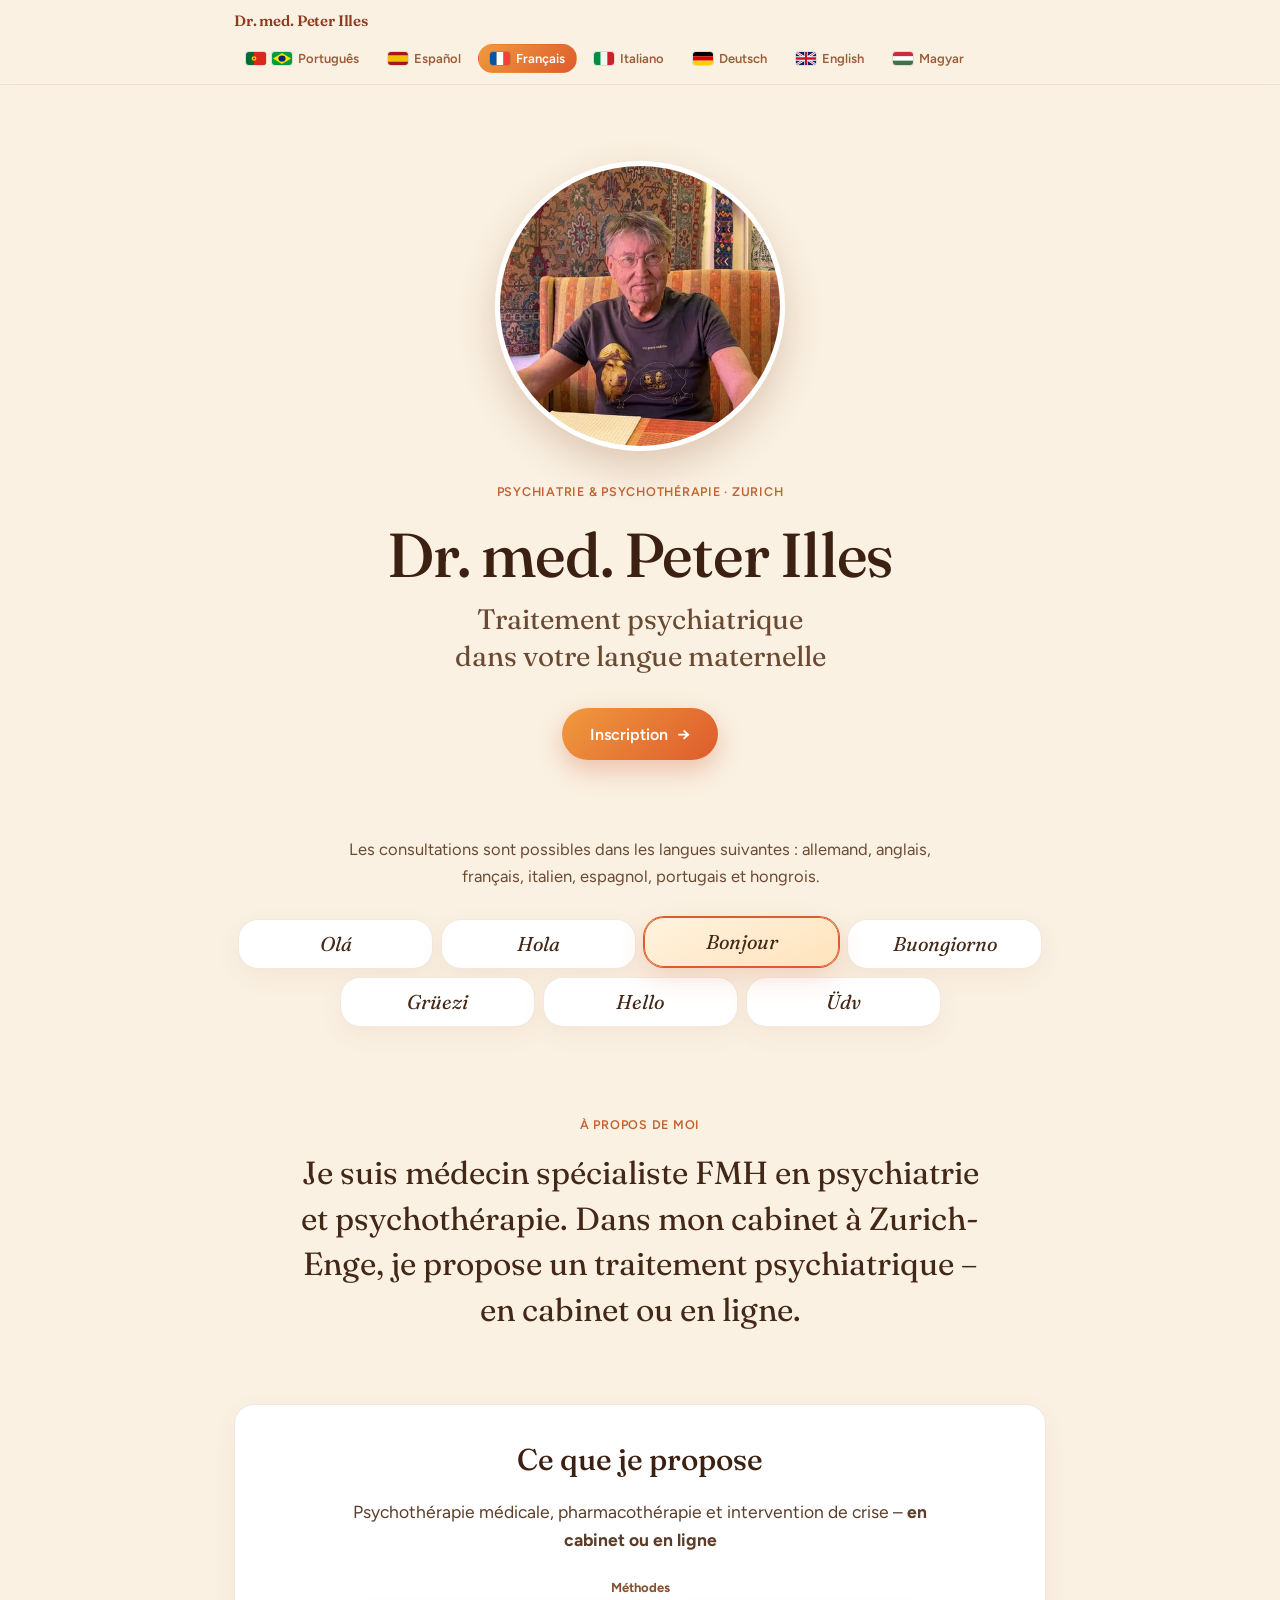
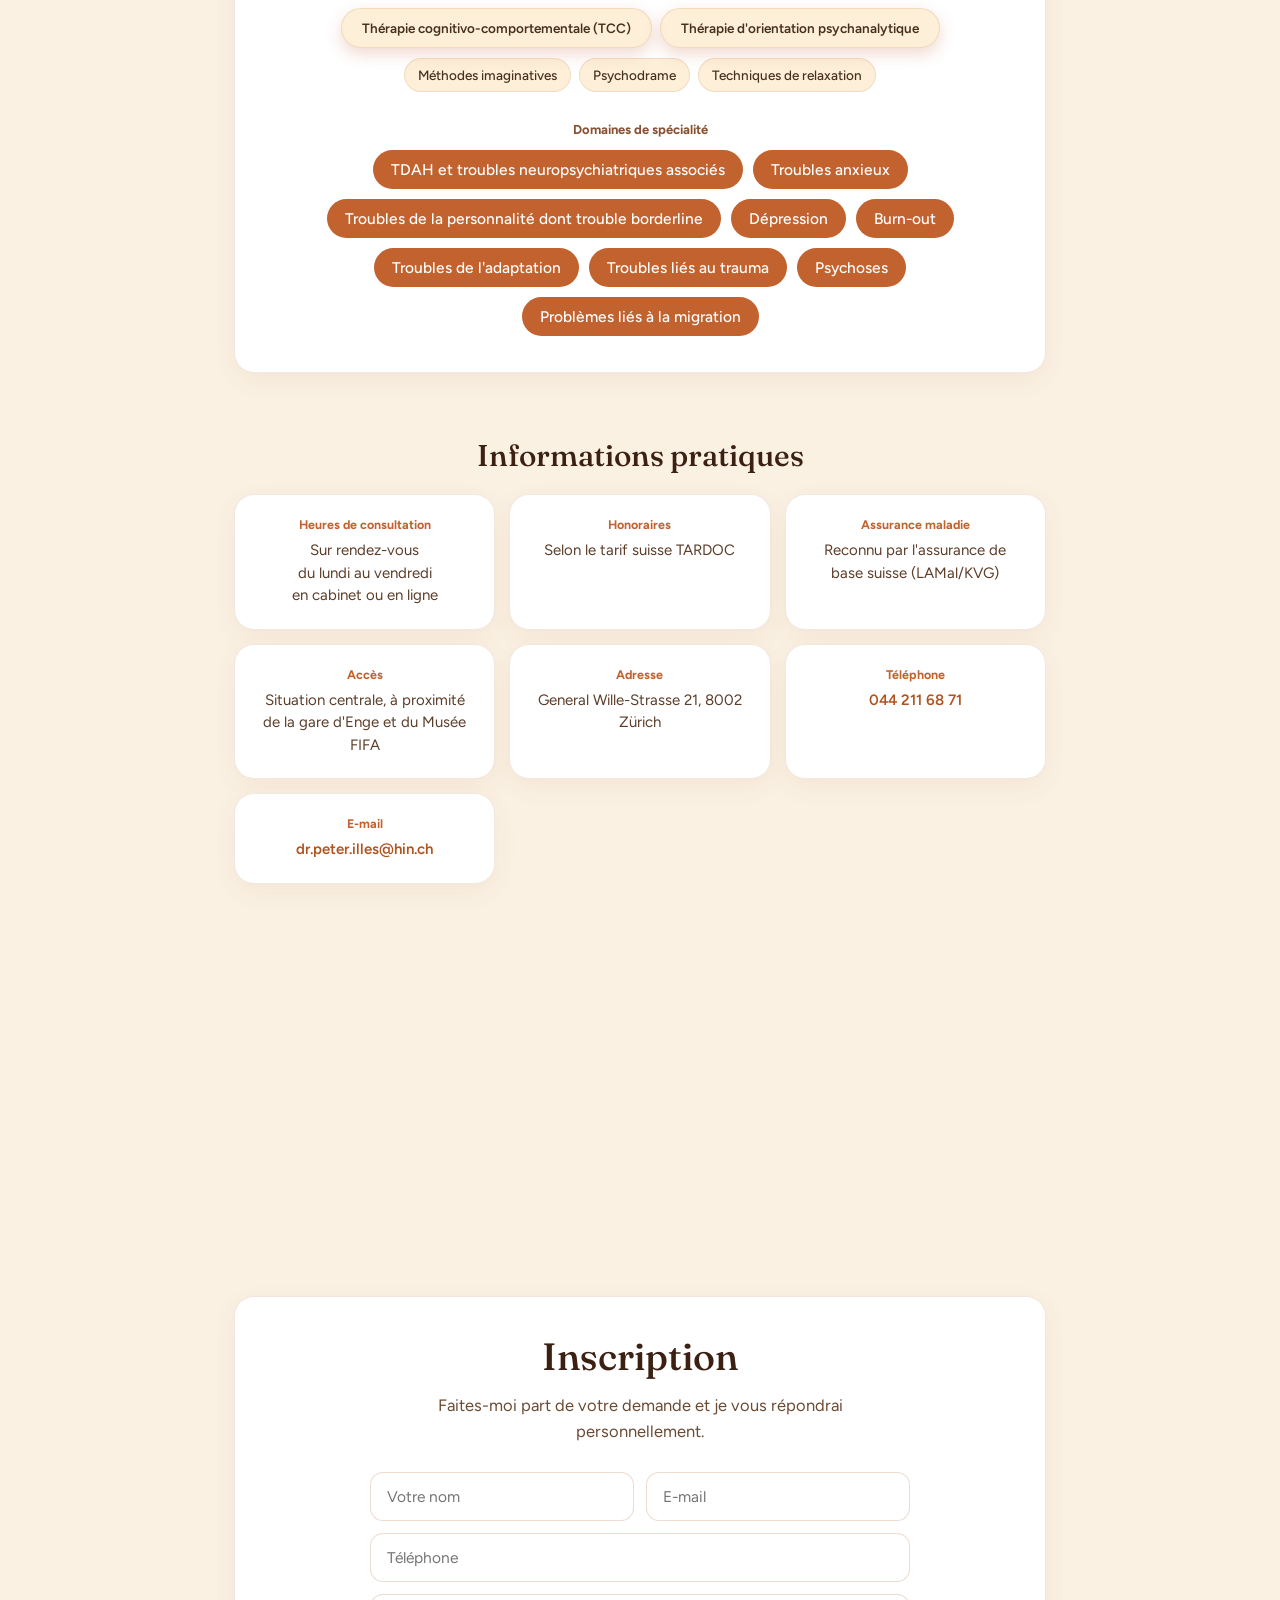
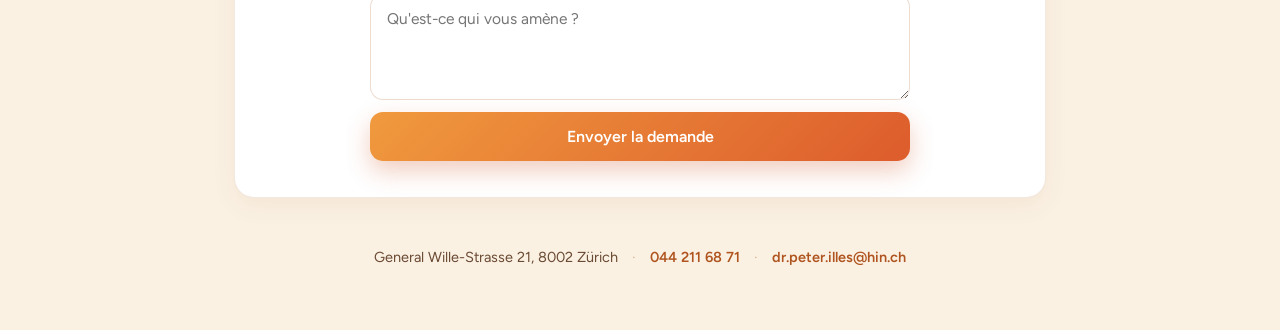
<file: fr/index.html>
<!DOCTYPE html>
<html lang="fr">
<head>
  <meta charset="utf-8">
  <meta name="viewport" content="width=device-width, initial-scale=1">
  <title>Psychiatre Zurich – consultations en français | Dr. med. Peter Illes</title>
  <meta name="description" content="Psychiatre à Zurich : Dr. med. Peter Illes, médecin spécialiste FMH. Consultations en français, allemand, anglais, italien, espagnol, portugais et hongrois – en cabinet ou en ligne.">
  <meta name="robots" content="index, follow">
  <link rel="canonical" href="https://peterilles.info/fr/">

  <!-- hreflang alternates -->
  <link rel="alternate" hreflang="de" href="https://peterilles.info/">
  <link rel="alternate" hreflang="en" href="https://peterilles.info/en/">
  <link rel="alternate" hreflang="fr" href="https://peterilles.info/fr/">
  <link rel="alternate" hreflang="it" href="https://peterilles.info/it/">
  <link rel="alternate" hreflang="es" href="https://peterilles.info/es/">
  <link rel="alternate" hreflang="pt" href="https://peterilles.info/pt/">
  <link rel="alternate" hreflang="hu" href="https://peterilles.info/hu/">
  <link rel="alternate" hreflang="x-default" href="https://peterilles.info/">

  <!-- Open Graph -->
  <meta property="og:type" content="website">
  <meta property="og:title" content="Psychiatre Zurich – consultations en français | Dr. med. Peter Illes">
  <meta property="og:description" content="Psychiatrie et psychothérapie à Zurich, en français et dans 6 autres langues. General Wille-Strasse 21, 8002 Zurich.">
  <meta property="og:url" content="https://peterilles.info/fr/">
  <meta property="og:locale" content="fr_FR">
  <meta property="og:site_name" content="Dr. med. Peter Illes">
  <meta property="og:image" content="https://peterilles.info/dr-illes-portrait.webp">

  <!-- Fonts -->
  <link rel="preconnect" href="https://fonts.googleapis.com">
  <link rel="preconnect" href="https://fonts.gstatic.com" crossorigin>
  <link href="https://fonts.googleapis.com/css2?family=Figtree:wght@400;500;600;700&family=Fraunces:opsz,ital,wght@9..144,0,400;9..144,0,500;9..144,0,600;9..144,1,400&display=swap" rel="stylesheet">

  <style>@keyframes floatUp{0%{opacity:0;transform:translateY(14px)}to{opacity:1;transform:translateY(0)}}*,::after,::before{box-sizing:border-box}body{margin:0;font-family:"Figtree",system-ui,sans-serif;color:#46301f;background:#faf1e3;min-height:100vh;-webkit-font-smoothing:antialiased}::selection{background:#f6c56a;color:#4a2410}a{color:inherit}button{font-family:inherit}#nav{position:sticky;top:0;z-index:20;background:rgba(250,241,227,.86);backdrop-filter:blur(10px);border-bottom:1px solid rgba(180,110,60,.14)}#nav-inner,main{max-width:860px;margin:0 auto}#nav-inner,.pill{align-items:center}#nav-inner{padding:11px 24px;display:flex;justify-content:space-between;gap:14px;flex-wrap:wrap}#hero h1,#langs-intro h2,#nav-name{font-family:"Fraunces",Georgia,serif}#nav-name{font-weight:600;font-size:15px;color:#8e3a1e;letter-spacing:-.01em}#lang-pills{display:flex;flex-wrap:wrap;gap:5px}.pill{text-decoration:none;display:inline-flex;gap:6px;cursor:pointer;font-size:13px;font-weight:600;padding:6px 11px;border-radius:999px;border:1.5px solid transparent;transition:all .2s;background:0 0;color:#9a5e38}.pill.active{background:linear-gradient(135deg,#f09a3e,#dd5c2c);color:#fff}.pill svg{border-radius:3px;box-shadow:0 0 0 1px rgba(0,0,0,.1);flex:none}main{padding:0 24px}#hero{padding:76px 0 44px;text-align:center;animation:floatUp .7s ease both}#hero-portrait{width:clamp(230px,34vw,290px);height:clamp(230px,34vw,290px);border-radius:50%;object-fit:cover;object-position:center 28%;margin:0 auto 30px;display:block;border:5px solid #fff;box-shadow:0 16px 38px rgba(140,70,30,.24)}#hero-kicker{display:inline-block;font-size:12.5px;font-weight:600;letter-spacing:.06em;text-transform:uppercase;color:#c2622e;margin-bottom:24px}#hero h1,#langs-intro h2{font-weight:500;color:#3c2113}#hero h1{font-size:clamp(36px,5.4vw,62px);line-height:1.04;letter-spacing:-.018em;margin:0 auto 14px;max-width:none;text-wrap:balance}#hero-lead{font-family:"Fraunces",Georgia,serif;font-weight:400;font-size:clamp(20px,2.6vw,28px);line-height:1.3;color:#6b4a33;max-width:22em;margin:0 auto 34px;text-wrap:balance}#hero-cta{display:inline-flex;align-items:center;gap:9px;background:linear-gradient(135deg,#f09a3e,#dd5c2c);color:#fff;font-weight:600;font-size:16px;text-decoration:none;padding:15px 28px;border-radius:999px;box-shadow:0 10px 26px rgba(210,90,44,.32)}#langs-section{padding:32px 0}#langs-intro{text-align:center;max-width:38em;margin:0 auto 30px}#langs-intro h2{font-size:clamp(26px,3.4vw,38px);margin:0 0 12px}#langs-intro p{font-size:16.5px;line-height:1.6;color:#6b4a33;margin:0}#lang-cards,.lang-card{display:flex;justify-content:center}#lang-cards{flex-wrap:wrap;gap:8px}.lang-card{text-decoration:none;font-family:inherit;cursor:pointer;flex-direction:column;align-items:center;gap:6px;padding:14px 6px;border-radius:18px;transition:all .22s;background:#fff;border:2px solid rgba(180,110,60,.14);width:calc(25% - 8px);min-width:110px}.lang-card.active{background:linear-gradient(155deg,#fff3df,#ffe3bc);border:2px solid #dd5c2c;box-shadow:0 10px 26px rgba(210,90,44,.2);transform:translateY(-2px)}#approach p,.lang-card-hello{font-family:"Fraunces",Georgia,serif;font-weight:400;color:#432717}.lang-card-hello{font-style:italic;font-size:20px;line-height:1}#approach{padding:48px 0;text-align:center}#approach-kicker{font-size:12.5px;font-weight:600;letter-spacing:.06em;text-transform:uppercase;color:#c2622e;margin-bottom:18px}#approach p{font-size:clamp(22px,3vw,32px);line-height:1.42;margin:0 auto;max-width:22em;text-wrap:pretty}#offer{padding:24px 0}#offer-box{background:#fff;border:1px solid rgba(180,110,60,.16);border-radius:22px;padding:36px;text-align:center}#offer-kicker{font-family:"Fraunces",Georgia,serif;font-size:clamp(22px,2.8vw,30px);font-weight:500;color:#3c2113;margin:0 0 20px}#contact-box>p,#offer-body{font-size:17.5px;line-height:1.6;color:#5c3d29;margin:0 auto 26px;max-width:34em}#methods-title{font-size:13px;font-weight:700;color:#875233;margin-bottom:13px}#methods-list{display:flex;flex-direction:column;gap:10px;align-items:center}.methods-primary-row,.methods-secondary-row{display:flex;flex-wrap:wrap;gap:8px;justify-content:center}.method-tag,.method-tag-primary{font-size:13.5px;font-weight:500;background:#f7cd8652;border:1px solid rgba(180,110,60,.16);padding:8px 13px;border-radius:999px}.method-tag-primary{font-weight:600;padding:11px 20px;box-shadow:0 6px 16px rgba(190,80,40,.22)}#focus{padding:24px 0}#focus h2{font-size:clamp(22px,2.8vw,30px);margin:0 0 18px;text-align:center}#focus-list{display:flex;flex-wrap:wrap;gap:10px;justify-content:center}.focus-tag{font-size:15.5px;font-weight:500;color:#fff;background:#c2622e;padding:10px 18px;border-radius:999px}#practical{padding:40px 0 24px}#contact-box h2,#focus h2,#practical h2{font-family:"Fraunces",Georgia,serif;font-weight:500;color:#3c2113}#practical h2{font-size:clamp(22px,2.8vw,30px);margin:0 0 20px;text-align:center}#practical-grid{display:grid;grid-template-columns:repeat(auto-fit,minmax(210px,1fr));gap:14px}.info-card{background:#fff;border:1px solid rgba(180,110,60,.16);border-radius:18px;padding:22px;text-align:center}.info-label{font-size:12.5px;font-weight:700;color:#c2622e;margin-bottom:7px}.info-value{font-size:15px;line-height:1.5;color:#5c3d29}#contact{padding:44px 0 30px;scroll-margin-top:60px}#contact-box{background:linear-gradient(160deg,#fffdf9,#ffead0);border:1px solid rgba(180,110,60,.18);border-radius:28px;padding:44px;box-shadow:0 18px 46px rgba(170,90,45,.12);text-align:center}#contact-box h2{font-size:clamp(26px,3.4vw,38px);margin:0 0 12px}#contact-box>p{font-size:16.5px;color:#6b4a33;margin:0 auto 28px;max-width:32em}#contact-form{display:grid;grid-template-columns:1fr 1fr;gap:12px;max-width:540px;margin:0 auto;text-align:left}#contact-form input,#contact-form textarea{font-family:inherit;font-size:15.5px;color:#46301f;background:#fff;border:1.5px solid rgba(180,110,60,.24);border-radius:13px;padding:14px 16px;outline:0;transition:border-color .2s}#contact-form input:focus,#contact-form textarea:focus{border-color:#dd5c2c}#contact-form input[name=phone],#contact-form textarea,#form-note{grid-column:1/-1}#contact-form textarea{resize:vertical}#contact-form button{grid-column:1/-1;font-family:inherit;font-weight:600;font-size:16px;color:#fff;background:linear-gradient(135deg,#f09a3e,#dd5c2c);border:0;border-radius:13px;padding:15px;cursor:pointer;box-shadow:0 10px 24px rgba(210,90,44,.3);transition:opacity .2s}#contact-form button:hover{opacity:.88}#form-note{font-size:12.5px;color:#a4673f;line-height:1.45;text-align:center}@media (max-width:640px){#contact-box{padding:28px 20px}#contact-form{grid-template-columns:1fr}}footer{padding:20px 0 64px;display:flex;flex-wrap:wrap;gap:14px;justify-content:center;align-items:center}footer a,footer span{font-size:14.5px;color:#6b4a33}footer .dot{color:#d8b48e}footer a{color:#b0541f;text-decoration:none;font-weight:600}#focus-title{font-family:inherit;font-size:13px;font-weight:700;color:#875233;margin:30px 0 13px}#offer-box,#contact-box,.info-card,.lang-card{background:#fff;border:1px solid rgba(180,110,60,.16);border-radius:20px;box-shadow:0 8px 24px rgba(170,90,45,.07)}#offer-box,#contact-box{padding:36px}.lang-card.active{background:linear-gradient(155deg,#fff3df,#ffe3bc);border:1px solid #dd5c2c;box-shadow:0 0 0 1px #dd5c2c,0 10px 26px rgba(210,90,44,.2)}@media (max-width:640px){#offer-box,#contact-box{padding:28px 20px}}</style>

  <script type="application/ld+json">{"@context":"https://schema.org","@type":"Physician","@id":"https://peterilles.info/#physician","name":"Dr. med. Peter Illes","description":"Psychiatre à Zurich : Dr. med. Peter Illes, médecin spécialiste FMH. Consultations en français, allemand, anglais, italien, espagnol, portugais et hongrois – en cabinet ou en ligne.","medicalSpecialty":"https://schema.org/Psychiatric","url":"https://peterilles.info/fr/","image":"https://peterilles.info/dr-illes-portrait.webp","telephone":"+41442116871","email":"mailto:dr.peter.illes@hin.ch","address":{"@type":"PostalAddress","streetAddress":"General Wille-Strasse 21","postalCode":"8002","addressLocality":"Zürich","addressCountry":"CH"},"geo":{"@type":"GeoCoordinates","latitude":47.36374597116766,"longitude":8.529243776901245},"hasMap":"https://www.google.com/maps/search/?api=1&query=General+Wille-Strasse+21%2C+8002+Z%C3%BCrich","availableLanguage":["German","English","French","Italian","Spanish","Portuguese","Hungarian"]}</script>

  <!-- Google tag (gtag.js) -->
  <script async src="https://www.googletagmanager.com/gtag/js?id=G-DBEB4YR8NC"></script>
  <script>
    window.dataLayer = window.dataLayer || [];
    function gtag(){dataLayer.push(arguments);}
    gtag('js', new Date());

    gtag('config', 'G-DBEB4YR8NC');
  </script>
</head>
<body>

<!-- STICKY NAV -->
<div id="nav">
  <div id="nav-inner">
    <div id="nav-name">Dr. med. Peter Illes</div>
    <nav id="lang-pills" aria-label="language"><a class="pill" href="/" aria-label="Deutsch"><svg width="20" height="13" xmlns="http://www.w3.org/2000/svg" preserveAspectRatio="none" viewBox="0 0 3 2"><rect y="0" width="3" height="0.667" fill="#000000"/><rect y="0.667" width="3" height="0.667" fill="#DD0000"/><rect y="1.333" width="3" height="0.667" fill="#FFCE00"/></svg> Deutsch</a><a class="pill" href="/en/" aria-label="English"><svg width="20" height="13" xmlns="http://www.w3.org/2000/svg" preserveAspectRatio="none" viewBox="0 0 60 30"><rect width="60" height="30" fill="#012169"/><path d="M0,0 L60,30 M60,0 L0,30" stroke="#fff" stroke-width="6"/><path d="M0,0 L60,30 M60,0 L0,30" stroke="#C8102E" stroke-width="2"/><path d="M30,0 V30 M0,15 H60" stroke="#fff" stroke-width="10"/><path d="M30,0 V30 M0,15 H60" stroke="#C8102E" stroke-width="6"/></svg> English</a><a class="pill active" href="/fr/" aria-label="Français"><svg width="20" height="13" xmlns="http://www.w3.org/2000/svg" preserveAspectRatio="none" viewBox="0 0 3 2"><rect x="0" width="1" height="2" fill="#0055A4"/><rect x="1" width="1" height="2" fill="#FFFFFF"/><rect x="2" width="1" height="2" fill="#EF4135"/></svg> Français</a><a class="pill" href="/it/" aria-label="Italiano"><svg width="20" height="13" xmlns="http://www.w3.org/2000/svg" preserveAspectRatio="none" viewBox="0 0 3 2"><rect x="0" width="1" height="2" fill="#008C45"/><rect x="1" width="1" height="2" fill="#F4F5F0"/><rect x="2" width="1" height="2" fill="#CD212A"/></svg> Italiano</a><a class="pill" href="/es/" aria-label="Español"><svg width="20" height="13" xmlns="http://www.w3.org/2000/svg" preserveAspectRatio="none" viewBox="0 0 3 2"><rect width="3" height="2" fill="#AA151B"/><rect y="0.5" width="3" height="1" fill="#F1BF00"/></svg> Español</a><a class="pill" href="/pt/" aria-label="Português"><svg width="20" height="13" xmlns="http://www.w3.org/2000/svg" preserveAspectRatio="none" viewBox="0 0 60 40"><rect width="60" height="40" fill="#046A38"/><rect x="24" width="36" height="40" fill="#DA291C"/><circle cx="24" cy="20" r="7" fill="#FFD100"/><circle cx="24" cy="20" r="3.2" fill="#DA291C"/></svg> Português</a><a class="pill" href="/hu/" aria-label="Magyar"><svg width="20" height="13" xmlns="http://www.w3.org/2000/svg" preserveAspectRatio="none" viewBox="0 0 3 2"><rect y="0" width="3" height="0.667" fill="#CD2A3E"/><rect y="0.667" width="3" height="0.667" fill="#FFFFFF"/><rect y="1.333" width="3" height="0.667" fill="#436F4D"/></svg> Magyar</a></nav>
  </div>
</div>

<main>
  <!-- HERO -->
  <section id="hero">
    <img id="hero-portrait" src="/dr-illes-portrait.webp" alt="Dr. med. Peter Illes" width="290" height="290" fetchpriority="high" decoding="async">
    <div id="hero-kicker">Psychiatrie & Psychothérapie · Zurich</div>
    <h1 id="hero-name">Dr. med. Peter Illes</h1>
    <p id="hero-lead">Traitement psychiatrique dans votre langue maternelle</p>
    <a href="#contact" id="hero-cta">Inscription <span style="font-size:18px">→</span></a>
  </section>

  <!-- LANGUAGE USP -->
  <section id="langs-section">
    <div id="langs-intro">
      <p id="langs-body">Les consultations sont possibles dans les langues suivantes : allemand, anglais, français, italien, espagnol, portugais et hongrois.</p>
    </div>
    <div id="lang-cards"><a class="lang-card" href="/" aria-label="Deutsch"><span class="lang-card-hello">Grüezi</span></a><a class="lang-card" href="/en/" aria-label="English"><span class="lang-card-hello">Hello</span></a><a class="lang-card active" href="/fr/" aria-label="Français"><span class="lang-card-hello">Bonjour</span></a><a class="lang-card" href="/it/" aria-label="Italiano"><span class="lang-card-hello">Buongiorno</span></a><a class="lang-card" href="/es/" aria-label="Español"><span class="lang-card-hello">Hola</span></a><a class="lang-card" href="/pt/" aria-label="Português"><span class="lang-card-hello">Olá</span></a><a class="lang-card" href="/hu/" aria-label="Magyar"><span class="lang-card-hello">Üdv</span></a></div>
  </section>

  <!-- APPROACH -->
  <section id="approach">
    <h2 id="approach-kicker">À propos de moi</h2>
    <p id="approach-body">Je suis médecin spécialiste FMH en psychiatrie et psychothérapie. Dans mon cabinet à Zurich-Enge, je propose un traitement psychiatrique – en cabinet ou en ligne.</p>
  </section>

  <!-- OFFER -->
  <section id="offer">
    <div id="offer-box">
      <h2 id="offer-kicker">Ce que je propose</h2>
      <p id="offer-body">Psychothérapie médicale, pharmacothérapie et intervention de crise – <strong>en cabinet ou en ligne</strong></p>
      <div id="methods-title">Méthodes</div>
      <div id="methods-list"><div class="methods-primary-row"><span class="method-tag-primary">Thérapie cognitivo-comportementale (TCC)</span><span class="method-tag-primary">Thérapie d'orientation psychanalytique</span></div><div class="methods-secondary-row"><span class="method-tag">Méthodes imaginatives</span><span class="method-tag">Psychodrame</span><span class="method-tag">Techniques de relaxation</span></div></div>
      <h3 id="focus-title">Domaines de spécialité</h3>
      <div id="focus-list"><span class="focus-tag">TDAH et troubles neuropsychiatriques associés</span><span class="focus-tag">Troubles anxieux</span><span class="focus-tag">Troubles de la personnalité dont trouble borderline</span><span class="focus-tag">Dépression</span><span class="focus-tag">Burn-out</span><span class="focus-tag">Troubles de l'adaptation</span><span class="focus-tag">Troubles liés au trauma</span><span class="focus-tag">Psychoses</span><span class="focus-tag">Problèmes liés à la migration</span></div>
    </div>
  </section>

  <!-- PRACTICAL -->
  <section id="practical">
    <h2 id="practical-title">Informations pratiques</h2>
    <div id="practical-grid">
      <div class="info-card"><div class="info-label" id="hours-label">Heures de consultation</div><div class="info-value" id="hours-value">Sur rendez-vous<br>du lundi au vendredi<br>en cabinet ou en ligne</div></div>
      <div class="info-card"><div class="info-label" id="fees-label">Honoraires</div><div class="info-value" id="fees-value">Selon le tarif suisse TARDOC</div></div>
      <div class="info-card"><div class="info-label" id="insurance-label">Assurance maladie</div><div class="info-value" id="insurance-value">Reconnu par l'assurance de base suisse (LAMal/KVG)</div></div>
      <div class="info-card"><div class="info-label" id="access-label">Accès</div><div class="info-value" id="access-value">Situation centrale, à proximité de la gare d'Enge et du Musée FIFA</div></div>
      <div class="info-card"><div class="info-label" id="address-label">Adresse</div><div class="info-value" id="address-value">General Wille-Strasse 21, 8002 Zürich</div></div>
      <div class="info-card"><div class="info-label" id="tel-label">Téléphone</div><div class="info-value"><a href="tel:+41442116871" style="color:#B0541F;font-weight:600;text-decoration:none;">044 211 68 71</a></div></div>
      <div class="info-card"><div class="info-label" id="email-label">E-mail</div><div class="info-value"><a href="mailto:dr.peter.illes@hin.ch" style="color:#B0541F;font-weight:600;text-decoration:none;">dr.peter.illes@hin.ch</a></div></div>
    </div>
    <div id="maps-container">
      <iframe
        src="https://www.google.com/maps/embed?pb=!1m18!1m12!1m3!1d2703.6177281093!2d8.529243776901244!3d47.36374597116766!2m3!1f0!2f0!3f0!3m2!1i1024!2i768!4f13.1!3m3!1m2!1s0x479aa0b48cf09d8b%3A0x2b2e5c6c2d6b8e2a!2sGeneral+Wille-Strasse+21%2C+8002+Z%C3%BCrich!5e0!3m2!1sde!2sch!4v1700000000000!5m2!1sde!2sch"
        width="100%" height="320" style="border:0; border-radius:18px; margin-top:20px;" allowfullscreen="" loading="lazy" referrerpolicy="no-referrer-when-downgrade">
      </iframe>
    </div>
  </section>

  <!-- CONTACT -->
  <section id="contact">
    <div id="contact-box">
      <h2 id="contact-title">Inscription</h2>
      <p id="contact-body">Faites-moi part de votre demande et je vous répondrai personnellement.</p>
      <form id="contact-form">
        <input name="name" required id="f-name" placeholder="Votre nom">
        <input name="email" type="email" required id="f-email" placeholder="E-mail">
        <input name="phone" id="f-phone" placeholder="Téléphone">
        <textarea name="concern" rows="4" id="f-concern" placeholder="Qu'est-ce qui vous amène ?"></textarea>
        <button type="submit" id="f-submit">Envoyer la demande</button>
      </form>
      <div id="form-thanks" style="display:none; padding:24px 0; font-family:'Fraunces',Georgia,serif; font-size:22px; color:#3C2113; font-weight:500;"></div>
    </div>
  </section>

  <!-- FOOTER -->
  <footer>
    <span>General Wille-Strasse 21, 8002 Zürich</span>
    <span class="dot">·</span>
    <a href="tel:+41442116871">044 211 68 71</a>
    <span class="dot">·</span>
    <a href="mailto:dr.peter.illes@hin.ch">dr.peter.illes@hin.ch</a>
  </footer>
</main>

<script>const contact={name:"Dr. med. Peter Illes",address1:"General Wille-Strasse 21",address2:"8002 Zürich",tel:"044 211 68 71",email:"dr.peter.illes@hin.ch"},langs=[{code:"pt",label:"Português",hello:"Olá",extraFlag:"pt-br"},{code:"es",label:"Español",hello:"Hola"},{code:"fr",label:"Français",hello:"Bonjour"},{code:"it",label:"Italiano",hello:"Buongiorno"},{code:"de",label:"Deutsch",hello:"Grüezi"},{code:"en",label:"English",hello:"Hello"},{code:"hu",label:"Magyar",hello:"Üdv"}],langUrls={de:"/",en:"/en/",fr:"/fr/",it:"/it/",es:"/es/",pt:"/pt/",hu:"/hu/"},t={pt:{kicker:"Psiquiatria & Psicoterapia · Zurique",heroLead:"Tratamento psiquiátrico na sua língua materna",langsBody:"As consultas são possíveis nas seguintes línguas: alemão, inglês, francês, italiano, espanhol, português e húngaro.",approachTitle:"Sobre mim",approachBody:"Sou médico especialista FMH em psiquiatria e psicoterapia. No meu consultório em Zurique-Enge ofereço tratamento psiquiátrico – presencialmente ou online.",offerTitle:"O que ofereço",offerBody:"Psicoterapia médica, farmacoterapia e intervenção em crise – <strong>presencialmente ou online</strong>",methodsTitle:"Métodos",methodsPrimary:["Terapia cognitivo-comportamental (TCC)","Terapia de orientação psicanalítica"],methods:["Métodos imaginativos","Psicodrama","Técnicas de relaxamento"],focusTitle:"Áreas de foco",focus:["PHDA e perturbações neuropsiquiátricas relacionadas","Perturbações de ansiedade","Perturbações de personalidade incluindo perturbação borderline","Depressão","Burnout","Perturbações de adaptação","Perturbações relacionadas com trauma","Psicoses","Problemas relacionados com a migração"],practicalTitle:"Informações práticas",hoursLabel:"Horário de consulta",hoursValue:"Mediante marcação<br>segunda a sexta-feira<br>presencialmente ou online",feesLabel:"Honorários",feesValue:"Segundo a tarifa suíça TARDOC",insuranceLabel:"Seguro de saúde",insuranceValue:"Reconhecido pelo seguro básico suíço (LAMal/KVG)",accessLabel:"Como chegar",accessValue:"Localização central, perto da estação de Enge e do Museu FIFA",addressLabel:"Endereço",addressValue:"General Wille-Strasse 21, 8002 Zürich",contactTitle:"Inscrição",contactBody:"Partilhe comigo a sua situação e responderei pessoalmente.",telLabel:"Telefone",emailLabel:"E-mail",fName:"O seu nome",fEmail:"E-mail",fPhone:"Telefone",fConcern:"O que o traz aqui?",fSubmit:"Enviar pedido",fThanks:"Obrigado pelo seu e-mail! Responderei em breve. Em caso de emergência, também estou contactável por telefone através do: 044 211 68 71"},es:{kicker:"Psiquiatría & Psicoterapia · Zúrich",heroLead:"Tratamiento psiquiátrico en su lengua materna",langsBody:"Las consultas son posibles en los siguientes idiomas: alemán, inglés, francés, italiano, español, portugués y húngaro.",approachTitle:"Sobre mí",approachBody:"Soy médico especialista FMH en psiquiatría y psicoterapia. En mi consulta en Zúrich-Enge ofrezco tratamiento psiquiátrico, de forma presencial o en línea.",offerTitle:"Lo que ofrezco",offerBody:"Psicoterapia médica, farmacoterapia e intervención en crisis – <strong>en consulta o en línea</strong>",methodsTitle:"Métodos",methodsPrimary:["Terapia cognitivo-conductual (TCC)","Terapia de orientación psicoanalítica"],methods:["Métodos imaginativos","Psicodrama","Técnicas de relajación"],focusTitle:"Áreas de enfoque",focus:["TDAH y trastornos neuropsiquiátricos relacionados","Trastornos de ansiedad","Trastornos de personalidad incluido el trastorno límite","Depresión","Burnout","Trastornos adaptativos","Trastornos relacionados con el trauma","Psicosis","Problemas relacionados con la migración"],practicalTitle:"Información práctica",hoursLabel:"Horario de consulta",hoursValue:"Con cita previa<br>lunes a viernes<br>en consulta o en línea",feesLabel:"Honorarios",feesValue:"Según la tarifa suiza TARDOC",insuranceLabel:"Seguro médico",insuranceValue:"Reconocido por el seguro básico suizo (LAMal/KVG)",accessLabel:"Cómo llegar",accessValue:"Ubicación céntrica, cerca de la estación de Enge y del Museo FIFA",addressLabel:"Dirección",addressValue:"General Wille-Strasse 21, 8002 Zürich",contactTitle:"Inscripción",contactBody:"Comparta conmigo su consulta y le responderé personalmente.",telLabel:"Teléfono",emailLabel:"Correo electrónico",fName:"Tu nombre",fEmail:"Correo electrónico",fPhone:"Teléfono",fConcern:"¿Qué le trae aquí?",fSubmit:"Enviar solicitud",fThanks:"¡Gracias por su correo! Le responderé en breve. En caso de urgencia, también puede llamarme al: 044 211 68 71"},fr:{kicker:"Psychiatrie & Psychothérapie · Zurich",heroLead:"Traitement psychiatrique dans votre langue maternelle",langsBody:"Les consultations sont possibles dans les langues suivantes : allemand, anglais, français, italien, espagnol, portugais et hongrois.",approachTitle:"À propos de moi",approachBody:"Je suis médecin spécialiste FMH en psychiatrie et psychothérapie. Dans mon cabinet à Zurich-Enge, je propose un traitement psychiatrique – en cabinet ou en ligne.",offerTitle:"Ce que je propose",offerBody:"Psychothérapie médicale, pharmacothérapie et intervention de crise – <strong>en cabinet ou en ligne</strong>",methodsTitle:"Méthodes",methodsPrimary:["Thérapie cognitivo-comportementale (TCC)","Thérapie d'orientation psychanalytique"],methods:["Méthodes imaginatives","Psychodrame","Techniques de relaxation"],focusTitle:"Domaines de spécialité",focus:["TDAH et troubles neuropsychiatriques associés","Troubles anxieux","Troubles de la personnalité dont trouble borderline","Dépression","Burn-out","Troubles de l'adaptation","Troubles liés au trauma","Psychoses","Problèmes liés à la migration"],practicalTitle:"Informations pratiques",hoursLabel:"Heures de consultation",hoursValue:"Sur rendez-vous<br>du lundi au vendredi<br>en cabinet ou en ligne",feesLabel:"Honoraires",feesValue:"Selon le tarif suisse TARDOC",insuranceLabel:"Assurance maladie",insuranceValue:"Reconnu par l'assurance de base suisse (LAMal/KVG)",accessLabel:"Accès",accessValue:"Situation centrale, à proximité de la gare d'Enge et du Musée FIFA",addressLabel:"Adresse",addressValue:"General Wille-Strasse 21, 8002 Zürich",contactTitle:"Inscription",contactBody:"Faites-moi part de votre demande et je vous répondrai personnellement.",telLabel:"Téléphone",emailLabel:"E-mail",fName:"Votre nom",fEmail:"E-mail",fPhone:"Téléphone",fConcern:"Qu'est-ce qui vous amène ?",fSubmit:"Envoyer la demande",fThanks:"Merci pour votre e-mail ! Je vous répondrai dans les meilleurs délais. En cas d'urgence, je suis également joignable par téléphone au : 044 211 68 71"},it:{kicker:"Psichiatria & Psicoterapia · Zurigo",heroLead:"Trattamento psichiatrico nella sua lingua madre",langsBody:"Le consultazioni sono possibili nelle seguenti lingue: tedesco, inglese, francese, italiano, spagnolo, portoghese e ungherese.",approachTitle:"Chi sono",approachBody:"Sono medico specialista FMH in psichiatria e psicoterapia. Nel mio studio a Zurigo-Enge offro un trattamento psichiatrico – in studio o online.",offerTitle:"Cosa offro",offerBody:"Psicoterapia medica, farmacoterapia e intervento in situazioni di crisi – <strong>in studio o online</strong>",methodsTitle:"Metodi",methodsPrimary:["Terapia cognitivo-comportamentale (TCC)","Terapia a orientamento psicoanalitico"],methods:["Metodi immaginativi","Psicodramma","Tecniche di rilassamento"],focusTitle:"Aree di specializzazione",focus:["ADHD e disturbi neuropsichiatrici correlati","Disturbi d'ansia","Disturbi di personalità incluso il disturbo borderline","Depressione","Burnout","Disturbi dell'adattamento","Disturbi correlati al trauma","Psicosi","Problemi legati alla migrazione"],practicalTitle:"Informazioni pratiche",hoursLabel:"Orari di consultazione",hoursValue:"Su appuntamento<br>dal lunedì al venerdì<br>in studio o online",feesLabel:"Onorari",feesValue:"Secondo la tariffa svizzera TARDOC",insuranceLabel:"Assicurazione",insuranceValue:"Riconosciuto dall'assicurazione di base svizzera (LAMal/KVG)",accessLabel:"Come arrivare",accessValue:"Posizione centrale, vicino alla stazione di Enge e al Museo FIFA",addressLabel:"Indirizzo",addressValue:"General Wille-Strasse 21, 8002 Zürich",contactTitle:"Iscrizione",contactBody:"Mi comunichi la sua richiesta e le risponderò personalmente.",telLabel:"Telefono",emailLabel:"E-mail",fName:"Il tuo nome",fEmail:"E-mail",fPhone:"Telefono",fConcern:"Cosa la porta qui?",fSubmit:"Invia richiesta",fThanks:"Grazie per la sua e-mail! Le risponderò a breve. In caso di emergenza sono raggiungibile anche per telefono al: 044 211 68 71"},de:{kicker:"Psychiatrie & Psychotherapie · Zürich",heroLead:"Psychiatrische Behandlung in Ihrer Muttersprache",langsBody:"Konsultationen sind in folgenden Sprachen möglich: Deutsch, Englisch, Französisch, Italienisch, Spanisch, Portugiesisch und Ungarisch.",approachTitle:"Über mich",approachBody:"Ich bin Facharzt FMH für Psychiatrie und Psychotherapie. In meiner Praxis in Zürich-Enge biete ich ärztliche psychiatrische Behandlung an – vor Ort oder online.",offerTitle:"Mein Angebot",offerBody:"Ärztliche Psycho- und Pharmakotherapie sowie Krisenintervention – <strong>vor Ort oder Online</strong>",methodsTitle:"Methoden",methodsPrimary:["Kognitive Verhaltenstherapie (KVT)","Psychoanalytisch-orientierte Therapie"],methods:["Imaginative Verfahren","Psychodrama","Entspannungsverfahren"],focusTitle:"Schwerpunkte",focus:["ADHS und verwandte neuropsychiatrische Störungen","Angststörungen","Persönlichkeitsstörungen einschliesslich Borderline-Störung","Depressionen","Burn-out","Anpassungsstörungen","Traumafolgestörungen","Psychosen","Migrationsprobleme"],practicalTitle:"Praktische Informationen",hoursLabel:"Sprechzeiten",hoursValue:"Nach Vereinbarung<br>Montag bis Freitag<br>Vor Ort oder Online",feesLabel:"Honorar",feesValue:"Nach schweizerischem TARDOC-Tarif",insuranceLabel:"Krankenversicherung",insuranceValue:"Anerkannt durch die schweizerische Grundversicherung (KVG)",accessLabel:"Anfahrt",accessValue:"Zentral gelegen, unweit des Bahnhofs Enge und des FIFA-Museums",addressLabel:"Adresse",addressValue:"General Wille-Strasse 21, 8002 Zürich",contactTitle:"Anmeldung",contactBody:"Teilen Sie mir Ihr Anliegen, und ich melde mich persönlich bei Ihnen.",telLabel:"Telefon",emailLabel:"E-Mail",fName:"Ihr Name",fEmail:"E-Mail",fPhone:"Telefon",fConcern:"Was führt Sie zu mir?",fSubmit:"Anfrage senden",fThanks:"Danke für Ihre Mail! Ich melde mich zeitnah bei Ihnen. Im Notfall bin ich auch telefonisch erreichbar unter: 044 211 68 71"},en:{kicker:"Psychiatry & Psychotherapy · Zurich",heroLead:"Psychiatric treatment in your mother tongue",langsBody:"Consultations are possible in the following languages: German, English, French, Italian, Spanish, Portuguese, and Hungarian.",approachTitle:"About me",approachBody:"I am a board-certified psychiatrist and psychotherapist (FMH). At my practice in Zurich-Enge I offer psychiatric treatment – in person or online.",offerTitle:"What I offer",offerBody:"Medical psycho- and pharmacotherapy and crisis intervention – <strong>in person or online</strong>",methodsTitle:"Methods",methodsPrimary:["Cognitive behavioural therapy (CBT)","Psychoanalytically oriented therapy"],methods:["Imaginative methods","Psychodrama","Relaxation techniques"],focusTitle:"Areas of focus",focus:["ADHD and related neuropsychiatric disorders","Anxiety disorders","Personality disorders including borderline disorder","Depression","Burnout","Adjustment disorders","Trauma-related disorders","Psychoses","Migration-related problems"],practicalTitle:"Practical information",hoursLabel:"Consultation hours",hoursValue:"By appointment<br>Monday to Friday<br>in person or online",feesLabel:"Fees",feesValue:"According to the Swiss TARDOC tariff",insuranceLabel:"Health insurance",insuranceValue:"Recognised by Swiss basic insurance (KVG)",accessLabel:"Getting here",accessValue:"Centrally located, close to Enge station and the FIFA Museum",addressLabel:"Address",addressValue:"General Wille-Strasse 21, 8002 Zürich",contactTitle:"Registration",contactBody:"Share your concern with me and I will get back to you personally.",telLabel:"Phone",emailLabel:"Email",fName:"Your name",fEmail:"Email",fPhone:"Phone",fConcern:"What brings you here?",fSubmit:"Send request",fThanks:"Thank you for your email! I will get back to you shortly. In an emergency, you can also reach me by phone at: 044 211 68 71"},hu:{kicker:"Pszichiátria & Pszichoterápia · Zürich",heroLead:"Pszichiátriai kezelés az anyanyelvén",langsBody:"A konzultációk az alábbi nyelveken lehetségesek: német, angol, francia, olasz, spanyol, portugál és magyar.",approachTitle:"Rólam",approachBody:"FMH-szakorvos vagyok pszichiátria és pszichoterápia területén. Zürich-Enge-i rendelőmben pszichiátriai kezelést kínálok – személyesen vagy online.",offerTitle:"Amit nyújtok",offerBody:"Orvosi pszicho- és farmakoterápia, valamint krízisintervenció – <strong>személyesen vagy online</strong>",methodsTitle:"Módszerek",methodsPrimary:["Kognitív viselkedésterápia (KVT)","Pszichoanalitikusan orientált terápia"],methods:["Imaginatív eljárások","Pszichodráma","Relaxációs technikák"],focusTitle:"Fő területek",focus:["ADHD és kapcsolódó neuropszichiátriai zavarok","Szorongásos zavarok","Személyiségzavarok, beleértve a borderline zavart","Depresszió","Kiégés (burnout)","Alkalmazkodási zavarok","Traumával összefüggő zavarok","Pszichózisok","Migrációval összefüggő problémák"],practicalTitle:"Gyakorlati tudnivalók",hoursLabel:"Rendelési idő",hoursValue:"Előzetes egyeztetés alapján<br>hétfőtől péntekig<br>személyesen vagy online",feesLabel:"Honorárium",feesValue:"A svájci TARDOC tarifa szerint",insuranceLabel:"Egészségbiztosítás",insuranceValue:"A svájci alapbiztosítás (KVG) által elismert",accessLabel:"Megközelítés",accessValue:"Központi elhelyezkedés, az Enge állomás és a FIFA Múzeum közelében",addressLabel:"Cím",addressValue:"General Wille-Strasse 21, 8002 Zürich",contactTitle:"Bejelentkezés",contactBody:"Ossza meg velem az ügyét, és személyesen válaszolok.",telLabel:"Telefon",emailLabel:"E-mail",fName:"Az Ön neve",fEmail:"E-mail",fPhone:"Telefon",fConcern:"Mi hozta ide?",fSubmit:"Kérés elküldése",fThanks:"Köszönöm az e-mailjét! Hamarosan jelentkezem. Sürgős esetben telefonon is elérhető vagyok a következő számon: 044 211 68 71"}};function flagSVG(e){const a='width="20" height="13" xmlns="http://www.w3.org/2000/svg" preserveAspectRatio="none"',t=(e,t,n)=>`<svg ${a} viewBox="0 0 3 2"><rect x="0" width="1" height="2" fill="${e}"/><rect x="1" width="1" height="2" fill="${t}"/><rect x="2" width="1" height="2" fill="${n}"/></svg>`,n=(e,t,n)=>`<svg ${a} viewBox="0 0 3 2"><rect y="0" width="3" height="0.667" fill="${e}"/><rect y="0.667" width="3" height="0.667" fill="${t}"/><rect y="1.333" width="3" height="0.667" fill="${n}"/></svg>`;switch(e){case"fr":return t("#0055A4","#FFFFFF","#EF4135");case"it":return t("#008C45","#F4F5F0","#CD212A");case"de":return n("#000000","#DD0000","#FFCE00");case"hu":return n("#CD2A3E","#FFFFFF","#436F4D");case"es":return`<svg ${a} viewBox="0 0 3 2"><rect width="3" height="2" fill="#AA151B"/><rect y="0.5" width="3" height="1" fill="#F1BF00"/></svg>`;case"pt":return`<svg ${a} viewBox="0 0 60 40"><rect width="60" height="40" fill="#046A38"/><rect x="24" width="36" height="40" fill="#DA291C"/><circle cx="24" cy="20" r="7" fill="#FFD100"/><circle cx="24" cy="20" r="3.2" fill="#DA291C"/></svg>`;case"pt-br":return`<svg ${a} viewBox="0 0 4 3"><rect width="4" height="3" fill="#009C3B"/><polygon points="2,0.25 3.8,1.5 2,2.75 0.2,1.5" fill="#FFDF00"/><circle cx="2" cy="1.5" r="0.72" fill="#002776"/></svg>`;case"en":return`<svg ${a} viewBox="0 0 60 30"><rect width="60" height="30" fill="#012169"/><path d="M0,0 L60,30 M60,0 L0,30" stroke="#fff" stroke-width="6"/><path d="M0,0 L60,30 M60,0 L0,30" stroke="#C8102E" stroke-width="2"/><path d="M30,0 V30 M0,15 H60" stroke="#fff" stroke-width="10"/><path d="M30,0 V30 M0,15 H60" stroke="#C8102E" stroke-width="6"/></svg>`;default:return""}}let currentLang="fr";function render(e){currentLang=e;try{localStorage.setItem("illes_lang",e)}catch(e){}const a=t[e];document.documentElement.lang=e,document.getElementById("lang-pills").innerHTML=langs.map(a=>`<a class="pill${a.code===e?" active":""}" href="${langUrls[a.code]}" aria-label="${a.label}">\n      ${flagSVG(a.code)}${a.extraFlag?" "+flagSVG(a.extraFlag):""} ${a.label}\n    </a>`).join(""),document.getElementById("hero-kicker").textContent=a.kicker,document.getElementById("hero-lead").textContent=a.heroLead;const n=document.getElementById("hero-cta");n.textContent=a.contactTitle,n.insertAdjacentHTML("beforeend",' <span style="font-size:18px">→</span>'),document.getElementById("langs-body").textContent=a.langsBody,document.getElementById("lang-cards").innerHTML=langs.map(a=>`<a class="lang-card${a.code===e?" active":""}" href="${langUrls[a.code]}" aria-label="${a.label}">\n      <span class="lang-card-hello">${a.hello}</span>\n    </a>`).join(""),document.getElementById("approach-kicker").textContent=a.approachTitle,document.getElementById("approach-body").textContent=a.approachBody,document.getElementById("offer-kicker").textContent=a.offerTitle,document.getElementById("offer-body").innerHTML=a.offerBody,document.getElementById("methods-title").textContent=a.methodsTitle,document.getElementById("methods-list").innerHTML='<div class="methods-primary-row">'+(a.methodsPrimary||[]).map(e=>`<span class="method-tag-primary">${e}</span>`).join("")+'</div><div class="methods-secondary-row">'+(a.methods||[]).map(e=>`<span class="method-tag">${e}</span>`).join("")+"</div>",document.getElementById("focus-title").textContent=a.focusTitle,document.getElementById("focus-list").innerHTML=a.focus.map(e=>`<span class="focus-tag">${e}</span>`).join(""),document.getElementById("practical-title").textContent=a.practicalTitle,document.getElementById("hours-label").textContent=a.hoursLabel,document.getElementById("hours-value").innerHTML=a.hoursValue,document.getElementById("fees-label").textContent=a.feesLabel,document.getElementById("fees-value").textContent=a.feesValue,document.getElementById("insurance-label").textContent=a.insuranceLabel,document.getElementById("insurance-value").textContent=a.insuranceValue,document.getElementById("access-label").textContent=a.accessLabel,document.getElementById("access-value").textContent=a.accessValue,document.getElementById("address-label").textContent=a.addressLabel,document.getElementById("address-value").textContent=a.addressValue,document.getElementById("tel-label").textContent=a.telLabel,document.getElementById("email-label").textContent=a.emailLabel,document.getElementById("contact-title").textContent=a.contactTitle,document.getElementById("contact-body").textContent=a.contactBody,document.getElementById("f-name").placeholder=a.fName,document.getElementById("f-email").placeholder=a.fEmail,document.getElementById("f-phone").placeholder=a.fPhone,document.getElementById("f-concern").placeholder=a.fConcern,document.getElementById("f-submit").textContent=a.fSubmit}document.getElementById("contact-form").addEventListener("submit",function(e){e.preventDefault();const a=t[currentLang],n=e.target,o=n.querySelector("#f-name").value,s=n.querySelector("#f-email").value,r=n.querySelector("#f-phone").value,i=n.querySelector("#f-concern").value,l=encodeURIComponent(a.contactTitle+(o?" – "+o:""));let c="";o&&(c+="Name: "+o+"\n"),s&&(c+="E-Mail: "+s+"\n"),r&&(c+="Tel: "+r+"\n"),i&&(c+="\n"+i),window.location.href="mailto:dr.peter.illes@hin.ch?subject="+l+"&body="+encodeURIComponent(c),n.style.display="none";const d=document.getElementById("form-thanks");d.textContent=a.fThanks,d.style.display="block"}),render(currentLang);</script>
</body>
</html>
</file>
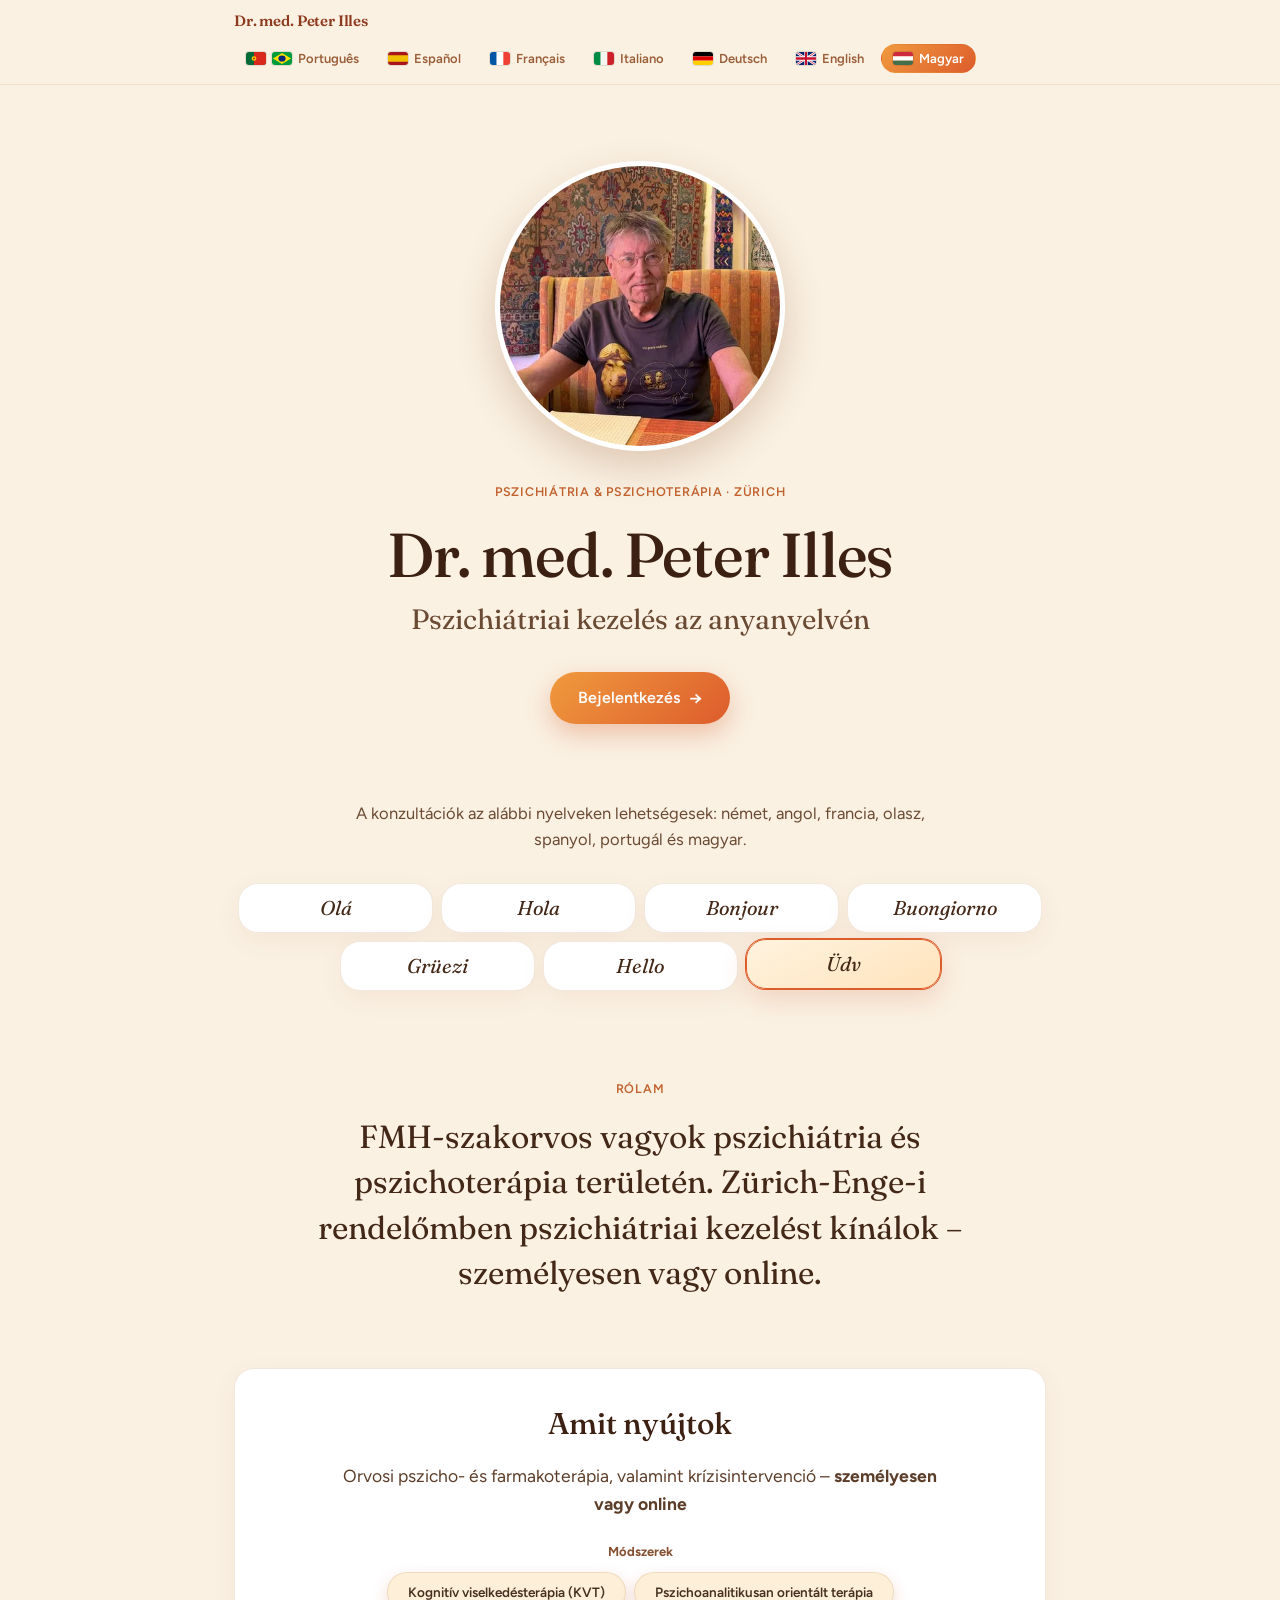
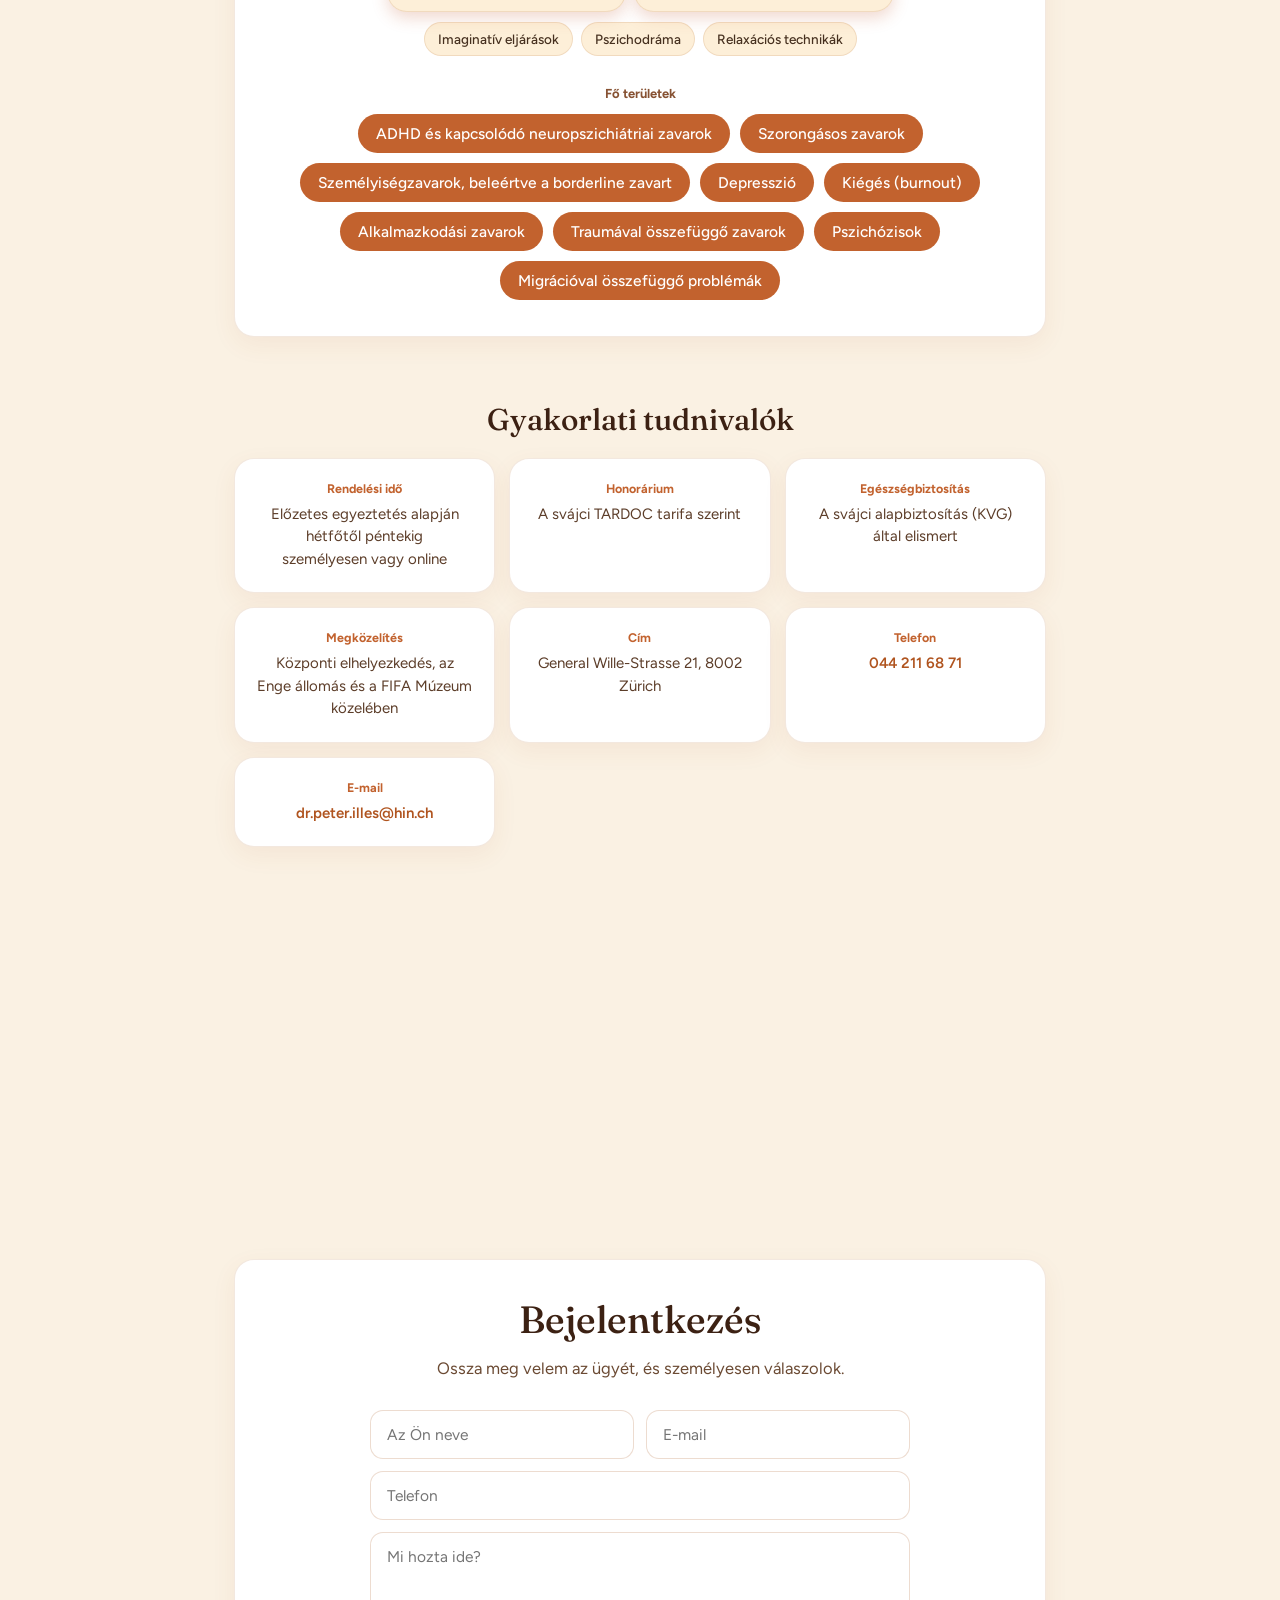
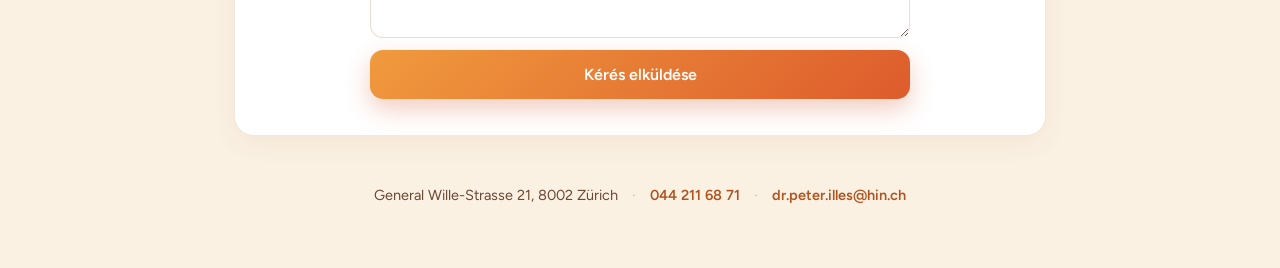
<file: hu/index.html>
<!DOCTYPE html>
<html lang="hu">
<head>
  <meta charset="utf-8">
  <meta name="viewport" content="width=device-width, initial-scale=1">
  <title>Pszichiáter Zürichben – magyar nyelvű rendelés | Dr. med. Peter Illes</title>
  <meta name="description" content="Pszichiáter Zürichben: Dr. med. Peter Illes, FMH szakorvos. Pszichiátriai és pszichoterápiás ellátás magyarul, németül, angolul, franciául, olaszul, spanyolul és portugálul – személyesen vagy online.">
  <meta name="robots" content="index, follow">
  <link rel="canonical" href="https://peterilles.info/hu/">

  <!-- hreflang alternates -->
  <link rel="alternate" hreflang="de" href="https://peterilles.info/">
  <link rel="alternate" hreflang="en" href="https://peterilles.info/en/">
  <link rel="alternate" hreflang="fr" href="https://peterilles.info/fr/">
  <link rel="alternate" hreflang="it" href="https://peterilles.info/it/">
  <link rel="alternate" hreflang="es" href="https://peterilles.info/es/">
  <link rel="alternate" hreflang="pt" href="https://peterilles.info/pt/">
  <link rel="alternate" hreflang="hu" href="https://peterilles.info/hu/">
  <link rel="alternate" hreflang="x-default" href="https://peterilles.info/">

  <!-- Open Graph -->
  <meta property="og:type" content="website">
  <meta property="og:title" content="Pszichiáter Zürichben – magyar nyelvű rendelés | Dr. med. Peter Illes">
  <meta property="og:description" content="Pszichiátria és pszichoterápia Zürichben, magyarul és további 6 nyelven. General Wille-Strasse 21, 8002 Zürich.">
  <meta property="og:url" content="https://peterilles.info/hu/">
  <meta property="og:locale" content="hu_HU">
  <meta property="og:site_name" content="Dr. med. Peter Illes">
  <meta property="og:image" content="https://peterilles.info/dr-illes-portrait.webp">

  <!-- Fonts -->
  <link rel="preconnect" href="https://fonts.googleapis.com">
  <link rel="preconnect" href="https://fonts.gstatic.com" crossorigin>
  <link href="https://fonts.googleapis.com/css2?family=Figtree:wght@400;500;600;700&family=Fraunces:opsz,ital,wght@9..144,0,400;9..144,0,500;9..144,0,600;9..144,1,400&display=swap" rel="stylesheet">

  <style>@keyframes floatUp{0%{opacity:0;transform:translateY(14px)}to{opacity:1;transform:translateY(0)}}*,::after,::before{box-sizing:border-box}body{margin:0;font-family:"Figtree",system-ui,sans-serif;color:#46301f;background:#faf1e3;min-height:100vh;-webkit-font-smoothing:antialiased}::selection{background:#f6c56a;color:#4a2410}a{color:inherit}button{font-family:inherit}#nav{position:sticky;top:0;z-index:20;background:rgba(250,241,227,.86);backdrop-filter:blur(10px);border-bottom:1px solid rgba(180,110,60,.14)}#nav-inner,main{max-width:860px;margin:0 auto}#nav-inner,.pill{align-items:center}#nav-inner{padding:11px 24px;display:flex;justify-content:space-between;gap:14px;flex-wrap:wrap}#hero h1,#langs-intro h2,#nav-name{font-family:"Fraunces",Georgia,serif}#nav-name{font-weight:600;font-size:15px;color:#8e3a1e;letter-spacing:-.01em}#lang-pills{display:flex;flex-wrap:wrap;gap:5px}.pill{text-decoration:none;display:inline-flex;gap:6px;cursor:pointer;font-size:13px;font-weight:600;padding:6px 11px;border-radius:999px;border:1.5px solid transparent;transition:all .2s;background:0 0;color:#9a5e38}.pill.active{background:linear-gradient(135deg,#f09a3e,#dd5c2c);color:#fff}.pill svg{border-radius:3px;box-shadow:0 0 0 1px rgba(0,0,0,.1);flex:none}main{padding:0 24px}#hero{padding:76px 0 44px;text-align:center;animation:floatUp .7s ease both}#hero-portrait{width:clamp(230px,34vw,290px);height:clamp(230px,34vw,290px);border-radius:50%;object-fit:cover;object-position:center 28%;margin:0 auto 30px;display:block;border:5px solid #fff;box-shadow:0 16px 38px rgba(140,70,30,.24)}#hero-kicker{display:inline-block;font-size:12.5px;font-weight:600;letter-spacing:.06em;text-transform:uppercase;color:#c2622e;margin-bottom:24px}#hero h1,#langs-intro h2{font-weight:500;color:#3c2113}#hero h1{font-size:clamp(36px,5.4vw,62px);line-height:1.04;letter-spacing:-.018em;margin:0 auto 14px;max-width:none;text-wrap:balance}#hero-lead{font-family:"Fraunces",Georgia,serif;font-weight:400;font-size:clamp(20px,2.6vw,28px);line-height:1.3;color:#6b4a33;max-width:22em;margin:0 auto 34px;text-wrap:balance}#hero-cta{display:inline-flex;align-items:center;gap:9px;background:linear-gradient(135deg,#f09a3e,#dd5c2c);color:#fff;font-weight:600;font-size:16px;text-decoration:none;padding:15px 28px;border-radius:999px;box-shadow:0 10px 26px rgba(210,90,44,.32)}#langs-section{padding:32px 0}#langs-intro{text-align:center;max-width:38em;margin:0 auto 30px}#langs-intro h2{font-size:clamp(26px,3.4vw,38px);margin:0 0 12px}#langs-intro p{font-size:16.5px;line-height:1.6;color:#6b4a33;margin:0}#lang-cards,.lang-card{display:flex;justify-content:center}#lang-cards{flex-wrap:wrap;gap:8px}.lang-card{text-decoration:none;font-family:inherit;cursor:pointer;flex-direction:column;align-items:center;gap:6px;padding:14px 6px;border-radius:18px;transition:all .22s;background:#fff;border:2px solid rgba(180,110,60,.14);width:calc(25% - 8px);min-width:110px}.lang-card.active{background:linear-gradient(155deg,#fff3df,#ffe3bc);border:2px solid #dd5c2c;box-shadow:0 10px 26px rgba(210,90,44,.2);transform:translateY(-2px)}#approach p,.lang-card-hello{font-family:"Fraunces",Georgia,serif;font-weight:400;color:#432717}.lang-card-hello{font-style:italic;font-size:20px;line-height:1}#approach{padding:48px 0;text-align:center}#approach-kicker{font-size:12.5px;font-weight:600;letter-spacing:.06em;text-transform:uppercase;color:#c2622e;margin-bottom:18px}#approach p{font-size:clamp(22px,3vw,32px);line-height:1.42;margin:0 auto;max-width:22em;text-wrap:pretty}#offer{padding:24px 0}#offer-box{background:#fff;border:1px solid rgba(180,110,60,.16);border-radius:22px;padding:36px;text-align:center}#offer-kicker{font-family:"Fraunces",Georgia,serif;font-size:clamp(22px,2.8vw,30px);font-weight:500;color:#3c2113;margin:0 0 20px}#contact-box>p,#offer-body{font-size:17.5px;line-height:1.6;color:#5c3d29;margin:0 auto 26px;max-width:34em}#methods-title{font-size:13px;font-weight:700;color:#875233;margin-bottom:13px}#methods-list{display:flex;flex-direction:column;gap:10px;align-items:center}.methods-primary-row,.methods-secondary-row{display:flex;flex-wrap:wrap;gap:8px;justify-content:center}.method-tag,.method-tag-primary{font-size:13.5px;font-weight:500;background:#f7cd8652;border:1px solid rgba(180,110,60,.16);padding:8px 13px;border-radius:999px}.method-tag-primary{font-weight:600;padding:11px 20px;box-shadow:0 6px 16px rgba(190,80,40,.22)}#focus{padding:24px 0}#focus h2{font-size:clamp(22px,2.8vw,30px);margin:0 0 18px;text-align:center}#focus-list{display:flex;flex-wrap:wrap;gap:10px;justify-content:center}.focus-tag{font-size:15.5px;font-weight:500;color:#fff;background:#c2622e;padding:10px 18px;border-radius:999px}#practical{padding:40px 0 24px}#contact-box h2,#focus h2,#practical h2{font-family:"Fraunces",Georgia,serif;font-weight:500;color:#3c2113}#practical h2{font-size:clamp(22px,2.8vw,30px);margin:0 0 20px;text-align:center}#practical-grid{display:grid;grid-template-columns:repeat(auto-fit,minmax(210px,1fr));gap:14px}.info-card{background:#fff;border:1px solid rgba(180,110,60,.16);border-radius:18px;padding:22px;text-align:center}.info-label{font-size:12.5px;font-weight:700;color:#c2622e;margin-bottom:7px}.info-value{font-size:15px;line-height:1.5;color:#5c3d29}#contact{padding:44px 0 30px;scroll-margin-top:60px}#contact-box{background:linear-gradient(160deg,#fffdf9,#ffead0);border:1px solid rgba(180,110,60,.18);border-radius:28px;padding:44px;box-shadow:0 18px 46px rgba(170,90,45,.12);text-align:center}#contact-box h2{font-size:clamp(26px,3.4vw,38px);margin:0 0 12px}#contact-box>p{font-size:16.5px;color:#6b4a33;margin:0 auto 28px;max-width:32em}#contact-form{display:grid;grid-template-columns:1fr 1fr;gap:12px;max-width:540px;margin:0 auto;text-align:left}#contact-form input,#contact-form textarea{font-family:inherit;font-size:15.5px;color:#46301f;background:#fff;border:1.5px solid rgba(180,110,60,.24);border-radius:13px;padding:14px 16px;outline:0;transition:border-color .2s}#contact-form input:focus,#contact-form textarea:focus{border-color:#dd5c2c}#contact-form input[name=phone],#contact-form textarea,#form-note{grid-column:1/-1}#contact-form textarea{resize:vertical}#contact-form button{grid-column:1/-1;font-family:inherit;font-weight:600;font-size:16px;color:#fff;background:linear-gradient(135deg,#f09a3e,#dd5c2c);border:0;border-radius:13px;padding:15px;cursor:pointer;box-shadow:0 10px 24px rgba(210,90,44,.3);transition:opacity .2s}#contact-form button:hover{opacity:.88}#form-note{font-size:12.5px;color:#a4673f;line-height:1.45;text-align:center}@media (max-width:640px){#contact-box{padding:28px 20px}#contact-form{grid-template-columns:1fr}}footer{padding:20px 0 64px;display:flex;flex-wrap:wrap;gap:14px;justify-content:center;align-items:center}footer a,footer span{font-size:14.5px;color:#6b4a33}footer .dot{color:#d8b48e}footer a{color:#b0541f;text-decoration:none;font-weight:600}#focus-title{font-family:inherit;font-size:13px;font-weight:700;color:#875233;margin:30px 0 13px}#offer-box,#contact-box,.info-card,.lang-card{background:#fff;border:1px solid rgba(180,110,60,.16);border-radius:20px;box-shadow:0 8px 24px rgba(170,90,45,.07)}#offer-box,#contact-box{padding:36px}.lang-card.active{background:linear-gradient(155deg,#fff3df,#ffe3bc);border:1px solid #dd5c2c;box-shadow:0 0 0 1px #dd5c2c,0 10px 26px rgba(210,90,44,.2)}@media (max-width:640px){#offer-box,#contact-box{padding:28px 20px}}</style>

  <script type="application/ld+json">{"@context":"https://schema.org","@type":"Physician","@id":"https://peterilles.info/#physician","name":"Dr. med. Peter Illes","description":"Pszichiáter Zürichben: Dr. med. Peter Illes, FMH szakorvos. Pszichiátriai és pszichoterápiás ellátás magyarul, németül, angolul, franciául, olaszul, spanyolul és portugálul – személyesen vagy online.","medicalSpecialty":"https://schema.org/Psychiatric","url":"https://peterilles.info/hu/","image":"https://peterilles.info/dr-illes-portrait.webp","telephone":"+41442116871","email":"mailto:dr.peter.illes@hin.ch","address":{"@type":"PostalAddress","streetAddress":"General Wille-Strasse 21","postalCode":"8002","addressLocality":"Zürich","addressCountry":"CH"},"geo":{"@type":"GeoCoordinates","latitude":47.36374597116766,"longitude":8.529243776901245},"hasMap":"https://www.google.com/maps/search/?api=1&query=General+Wille-Strasse+21%2C+8002+Z%C3%BCrich","availableLanguage":["German","English","French","Italian","Spanish","Portuguese","Hungarian"]}</script>

  <!-- Google tag (gtag.js) -->
  <script async src="https://www.googletagmanager.com/gtag/js?id=G-DBEB4YR8NC"></script>
  <script>
    window.dataLayer = window.dataLayer || [];
    function gtag(){dataLayer.push(arguments);}
    gtag('js', new Date());

    gtag('config', 'G-DBEB4YR8NC');
  </script>
</head>
<body>

<!-- STICKY NAV -->
<div id="nav">
  <div id="nav-inner">
    <div id="nav-name">Dr. med. Peter Illes</div>
    <nav id="lang-pills" aria-label="language"><a class="pill" href="/" aria-label="Deutsch"><svg width="20" height="13" xmlns="http://www.w3.org/2000/svg" preserveAspectRatio="none" viewBox="0 0 3 2"><rect y="0" width="3" height="0.667" fill="#000000"/><rect y="0.667" width="3" height="0.667" fill="#DD0000"/><rect y="1.333" width="3" height="0.667" fill="#FFCE00"/></svg> Deutsch</a><a class="pill" href="/en/" aria-label="English"><svg width="20" height="13" xmlns="http://www.w3.org/2000/svg" preserveAspectRatio="none" viewBox="0 0 60 30"><rect width="60" height="30" fill="#012169"/><path d="M0,0 L60,30 M60,0 L0,30" stroke="#fff" stroke-width="6"/><path d="M0,0 L60,30 M60,0 L0,30" stroke="#C8102E" stroke-width="2"/><path d="M30,0 V30 M0,15 H60" stroke="#fff" stroke-width="10"/><path d="M30,0 V30 M0,15 H60" stroke="#C8102E" stroke-width="6"/></svg> English</a><a class="pill" href="/fr/" aria-label="Français"><svg width="20" height="13" xmlns="http://www.w3.org/2000/svg" preserveAspectRatio="none" viewBox="0 0 3 2"><rect x="0" width="1" height="2" fill="#0055A4"/><rect x="1" width="1" height="2" fill="#FFFFFF"/><rect x="2" width="1" height="2" fill="#EF4135"/></svg> Français</a><a class="pill" href="/it/" aria-label="Italiano"><svg width="20" height="13" xmlns="http://www.w3.org/2000/svg" preserveAspectRatio="none" viewBox="0 0 3 2"><rect x="0" width="1" height="2" fill="#008C45"/><rect x="1" width="1" height="2" fill="#F4F5F0"/><rect x="2" width="1" height="2" fill="#CD212A"/></svg> Italiano</a><a class="pill" href="/es/" aria-label="Español"><svg width="20" height="13" xmlns="http://www.w3.org/2000/svg" preserveAspectRatio="none" viewBox="0 0 3 2"><rect width="3" height="2" fill="#AA151B"/><rect y="0.5" width="3" height="1" fill="#F1BF00"/></svg> Español</a><a class="pill" href="/pt/" aria-label="Português"><svg width="20" height="13" xmlns="http://www.w3.org/2000/svg" preserveAspectRatio="none" viewBox="0 0 60 40"><rect width="60" height="40" fill="#046A38"/><rect x="24" width="36" height="40" fill="#DA291C"/><circle cx="24" cy="20" r="7" fill="#FFD100"/><circle cx="24" cy="20" r="3.2" fill="#DA291C"/></svg> Português</a><a class="pill active" href="/hu/" aria-label="Magyar"><svg width="20" height="13" xmlns="http://www.w3.org/2000/svg" preserveAspectRatio="none" viewBox="0 0 3 2"><rect y="0" width="3" height="0.667" fill="#CD2A3E"/><rect y="0.667" width="3" height="0.667" fill="#FFFFFF"/><rect y="1.333" width="3" height="0.667" fill="#436F4D"/></svg> Magyar</a></nav>
  </div>
</div>

<main>
  <!-- HERO -->
  <section id="hero">
    <img id="hero-portrait" src="/dr-illes-portrait.webp" alt="Dr. med. Peter Illes" width="290" height="290" fetchpriority="high" decoding="async">
    <div id="hero-kicker">Pszichiátria & Pszichoterápia · Zürich</div>
    <h1 id="hero-name">Dr. med. Peter Illes</h1>
    <p id="hero-lead">Pszichiátriai kezelés az anyanyelvén</p>
    <a href="#contact" id="hero-cta">Bejelentkezés <span style="font-size:18px">→</span></a>
  </section>

  <!-- LANGUAGE USP -->
  <section id="langs-section">
    <div id="langs-intro">
      <p id="langs-body">A konzultációk az alábbi nyelveken lehetségesek: német, angol, francia, olasz, spanyol, portugál és magyar.</p>
    </div>
    <div id="lang-cards"><a class="lang-card" href="/" aria-label="Deutsch"><span class="lang-card-hello">Grüezi</span></a><a class="lang-card" href="/en/" aria-label="English"><span class="lang-card-hello">Hello</span></a><a class="lang-card" href="/fr/" aria-label="Français"><span class="lang-card-hello">Bonjour</span></a><a class="lang-card" href="/it/" aria-label="Italiano"><span class="lang-card-hello">Buongiorno</span></a><a class="lang-card" href="/es/" aria-label="Español"><span class="lang-card-hello">Hola</span></a><a class="lang-card" href="/pt/" aria-label="Português"><span class="lang-card-hello">Olá</span></a><a class="lang-card active" href="/hu/" aria-label="Magyar"><span class="lang-card-hello">Üdv</span></a></div>
  </section>

  <!-- APPROACH -->
  <section id="approach">
    <h2 id="approach-kicker">Rólam</h2>
    <p id="approach-body">FMH-szakorvos vagyok pszichiátria és pszichoterápia területén. Zürich-Enge-i rendelőmben pszichiátriai kezelést kínálok – személyesen vagy online.</p>
  </section>

  <!-- OFFER -->
  <section id="offer">
    <div id="offer-box">
      <h2 id="offer-kicker">Amit nyújtok</h2>
      <p id="offer-body">Orvosi pszicho- és farmakoterápia, valamint krízisintervenció – <strong>személyesen vagy online</strong></p>
      <div id="methods-title">Módszerek</div>
      <div id="methods-list"><div class="methods-primary-row"><span class="method-tag-primary">Kognitív viselkedésterápia (KVT)</span><span class="method-tag-primary">Pszichoanalitikusan orientált terápia</span></div><div class="methods-secondary-row"><span class="method-tag">Imaginatív eljárások</span><span class="method-tag">Pszichodráma</span><span class="method-tag">Relaxációs technikák</span></div></div>
      <h3 id="focus-title">Fő területek</h3>
      <div id="focus-list"><span class="focus-tag">ADHD és kapcsolódó neuropszichiátriai zavarok</span><span class="focus-tag">Szorongásos zavarok</span><span class="focus-tag">Személyiségzavarok, beleértve a borderline zavart</span><span class="focus-tag">Depresszió</span><span class="focus-tag">Kiégés (burnout)</span><span class="focus-tag">Alkalmazkodási zavarok</span><span class="focus-tag">Traumával összefüggő zavarok</span><span class="focus-tag">Pszichózisok</span><span class="focus-tag">Migrációval összefüggő problémák</span></div>
    </div>
  </section>

  <!-- PRACTICAL -->
  <section id="practical">
    <h2 id="practical-title">Gyakorlati tudnivalók</h2>
    <div id="practical-grid">
      <div class="info-card"><div class="info-label" id="hours-label">Rendelési idő</div><div class="info-value" id="hours-value">Előzetes egyeztetés alapján<br>hétfőtől péntekig<br>személyesen vagy online</div></div>
      <div class="info-card"><div class="info-label" id="fees-label">Honorárium</div><div class="info-value" id="fees-value">A svájci TARDOC tarifa szerint</div></div>
      <div class="info-card"><div class="info-label" id="insurance-label">Egészségbiztosítás</div><div class="info-value" id="insurance-value">A svájci alapbiztosítás (KVG) által elismert</div></div>
      <div class="info-card"><div class="info-label" id="access-label">Megközelítés</div><div class="info-value" id="access-value">Központi elhelyezkedés, az Enge állomás és a FIFA Múzeum közelében</div></div>
      <div class="info-card"><div class="info-label" id="address-label">Cím</div><div class="info-value" id="address-value">General Wille-Strasse 21, 8002 Zürich</div></div>
      <div class="info-card"><div class="info-label" id="tel-label">Telefon</div><div class="info-value"><a href="tel:+41442116871" style="color:#B0541F;font-weight:600;text-decoration:none;">044 211 68 71</a></div></div>
      <div class="info-card"><div class="info-label" id="email-label">E-mail</div><div class="info-value"><a href="mailto:dr.peter.illes@hin.ch" style="color:#B0541F;font-weight:600;text-decoration:none;">dr.peter.illes@hin.ch</a></div></div>
    </div>
    <div id="maps-container">
      <iframe
        src="https://www.google.com/maps/embed?pb=!1m18!1m12!1m3!1d2703.6177281093!2d8.529243776901244!3d47.36374597116766!2m3!1f0!2f0!3f0!3m2!1i1024!2i768!4f13.1!3m3!1m2!1s0x479aa0b48cf09d8b%3A0x2b2e5c6c2d6b8e2a!2sGeneral+Wille-Strasse+21%2C+8002+Z%C3%BCrich!5e0!3m2!1sde!2sch!4v1700000000000!5m2!1sde!2sch"
        width="100%" height="320" style="border:0; border-radius:18px; margin-top:20px;" allowfullscreen="" loading="lazy" referrerpolicy="no-referrer-when-downgrade">
      </iframe>
    </div>
  </section>

  <!-- CONTACT -->
  <section id="contact">
    <div id="contact-box">
      <h2 id="contact-title">Bejelentkezés</h2>
      <p id="contact-body">Ossza meg velem az ügyét, és személyesen válaszolok.</p>
      <form id="contact-form">
        <input name="name" required id="f-name" placeholder="Az Ön neve">
        <input name="email" type="email" required id="f-email" placeholder="E-mail">
        <input name="phone" id="f-phone" placeholder="Telefon">
        <textarea name="concern" rows="4" id="f-concern" placeholder="Mi hozta ide?"></textarea>
        <button type="submit" id="f-submit">Kérés elküldése</button>
      </form>
      <div id="form-thanks" style="display:none; padding:24px 0; font-family:'Fraunces',Georgia,serif; font-size:22px; color:#3C2113; font-weight:500;"></div>
    </div>
  </section>

  <!-- FOOTER -->
  <footer>
    <span>General Wille-Strasse 21, 8002 Zürich</span>
    <span class="dot">·</span>
    <a href="tel:+41442116871">044 211 68 71</a>
    <span class="dot">·</span>
    <a href="mailto:dr.peter.illes@hin.ch">dr.peter.illes@hin.ch</a>
  </footer>
</main>

<script>const contact={name:"Dr. med. Peter Illes",address1:"General Wille-Strasse 21",address2:"8002 Zürich",tel:"044 211 68 71",email:"dr.peter.illes@hin.ch"},langs=[{code:"pt",label:"Português",hello:"Olá",extraFlag:"pt-br"},{code:"es",label:"Español",hello:"Hola"},{code:"fr",label:"Français",hello:"Bonjour"},{code:"it",label:"Italiano",hello:"Buongiorno"},{code:"de",label:"Deutsch",hello:"Grüezi"},{code:"en",label:"English",hello:"Hello"},{code:"hu",label:"Magyar",hello:"Üdv"}],langUrls={de:"/",en:"/en/",fr:"/fr/",it:"/it/",es:"/es/",pt:"/pt/",hu:"/hu/"},t={pt:{kicker:"Psiquiatria & Psicoterapia · Zurique",heroLead:"Tratamento psiquiátrico na sua língua materna",langsBody:"As consultas são possíveis nas seguintes línguas: alemão, inglês, francês, italiano, espanhol, português e húngaro.",approachTitle:"Sobre mim",approachBody:"Sou médico especialista FMH em psiquiatria e psicoterapia. No meu consultório em Zurique-Enge ofereço tratamento psiquiátrico – presencialmente ou online.",offerTitle:"O que ofereço",offerBody:"Psicoterapia médica, farmacoterapia e intervenção em crise – <strong>presencialmente ou online</strong>",methodsTitle:"Métodos",methodsPrimary:["Terapia cognitivo-comportamental (TCC)","Terapia de orientação psicanalítica"],methods:["Métodos imaginativos","Psicodrama","Técnicas de relaxamento"],focusTitle:"Áreas de foco",focus:["PHDA e perturbações neuropsiquiátricas relacionadas","Perturbações de ansiedade","Perturbações de personalidade incluindo perturbação borderline","Depressão","Burnout","Perturbações de adaptação","Perturbações relacionadas com trauma","Psicoses","Problemas relacionados com a migração"],practicalTitle:"Informações práticas",hoursLabel:"Horário de consulta",hoursValue:"Mediante marcação<br>segunda a sexta-feira<br>presencialmente ou online",feesLabel:"Honorários",feesValue:"Segundo a tarifa suíça TARDOC",insuranceLabel:"Seguro de saúde",insuranceValue:"Reconhecido pelo seguro básico suíço (LAMal/KVG)",accessLabel:"Como chegar",accessValue:"Localização central, perto da estação de Enge e do Museu FIFA",addressLabel:"Endereço",addressValue:"General Wille-Strasse 21, 8002 Zürich",contactTitle:"Inscrição",contactBody:"Partilhe comigo a sua situação e responderei pessoalmente.",telLabel:"Telefone",emailLabel:"E-mail",fName:"O seu nome",fEmail:"E-mail",fPhone:"Telefone",fConcern:"O que o traz aqui?",fSubmit:"Enviar pedido",fThanks:"Obrigado pelo seu e-mail! Responderei em breve. Em caso de emergência, também estou contactável por telefone através do: 044 211 68 71"},es:{kicker:"Psiquiatría & Psicoterapia · Zúrich",heroLead:"Tratamiento psiquiátrico en su lengua materna",langsBody:"Las consultas son posibles en los siguientes idiomas: alemán, inglés, francés, italiano, español, portugués y húngaro.",approachTitle:"Sobre mí",approachBody:"Soy médico especialista FMH en psiquiatría y psicoterapia. En mi consulta en Zúrich-Enge ofrezco tratamiento psiquiátrico, de forma presencial o en línea.",offerTitle:"Lo que ofrezco",offerBody:"Psicoterapia médica, farmacoterapia e intervención en crisis – <strong>en consulta o en línea</strong>",methodsTitle:"Métodos",methodsPrimary:["Terapia cognitivo-conductual (TCC)","Terapia de orientación psicoanalítica"],methods:["Métodos imaginativos","Psicodrama","Técnicas de relajación"],focusTitle:"Áreas de enfoque",focus:["TDAH y trastornos neuropsiquiátricos relacionados","Trastornos de ansiedad","Trastornos de personalidad incluido el trastorno límite","Depresión","Burnout","Trastornos adaptativos","Trastornos relacionados con el trauma","Psicosis","Problemas relacionados con la migración"],practicalTitle:"Información práctica",hoursLabel:"Horario de consulta",hoursValue:"Con cita previa<br>lunes a viernes<br>en consulta o en línea",feesLabel:"Honorarios",feesValue:"Según la tarifa suiza TARDOC",insuranceLabel:"Seguro médico",insuranceValue:"Reconocido por el seguro básico suizo (LAMal/KVG)",accessLabel:"Cómo llegar",accessValue:"Ubicación céntrica, cerca de la estación de Enge y del Museo FIFA",addressLabel:"Dirección",addressValue:"General Wille-Strasse 21, 8002 Zürich",contactTitle:"Inscripción",contactBody:"Comparta conmigo su consulta y le responderé personalmente.",telLabel:"Teléfono",emailLabel:"Correo electrónico",fName:"Tu nombre",fEmail:"Correo electrónico",fPhone:"Teléfono",fConcern:"¿Qué le trae aquí?",fSubmit:"Enviar solicitud",fThanks:"¡Gracias por su correo! Le responderé en breve. En caso de urgencia, también puede llamarme al: 044 211 68 71"},fr:{kicker:"Psychiatrie & Psychothérapie · Zurich",heroLead:"Traitement psychiatrique dans votre langue maternelle",langsBody:"Les consultations sont possibles dans les langues suivantes : allemand, anglais, français, italien, espagnol, portugais et hongrois.",approachTitle:"À propos de moi",approachBody:"Je suis médecin spécialiste FMH en psychiatrie et psychothérapie. Dans mon cabinet à Zurich-Enge, je propose un traitement psychiatrique – en cabinet ou en ligne.",offerTitle:"Ce que je propose",offerBody:"Psychothérapie médicale, pharmacothérapie et intervention de crise – <strong>en cabinet ou en ligne</strong>",methodsTitle:"Méthodes",methodsPrimary:["Thérapie cognitivo-comportementale (TCC)","Thérapie d'orientation psychanalytique"],methods:["Méthodes imaginatives","Psychodrame","Techniques de relaxation"],focusTitle:"Domaines de spécialité",focus:["TDAH et troubles neuropsychiatriques associés","Troubles anxieux","Troubles de la personnalité dont trouble borderline","Dépression","Burn-out","Troubles de l'adaptation","Troubles liés au trauma","Psychoses","Problèmes liés à la migration"],practicalTitle:"Informations pratiques",hoursLabel:"Heures de consultation",hoursValue:"Sur rendez-vous<br>du lundi au vendredi<br>en cabinet ou en ligne",feesLabel:"Honoraires",feesValue:"Selon le tarif suisse TARDOC",insuranceLabel:"Assurance maladie",insuranceValue:"Reconnu par l'assurance de base suisse (LAMal/KVG)",accessLabel:"Accès",accessValue:"Situation centrale, à proximité de la gare d'Enge et du Musée FIFA",addressLabel:"Adresse",addressValue:"General Wille-Strasse 21, 8002 Zürich",contactTitle:"Inscription",contactBody:"Faites-moi part de votre demande et je vous répondrai personnellement.",telLabel:"Téléphone",emailLabel:"E-mail",fName:"Votre nom",fEmail:"E-mail",fPhone:"Téléphone",fConcern:"Qu'est-ce qui vous amène ?",fSubmit:"Envoyer la demande",fThanks:"Merci pour votre e-mail ! Je vous répondrai dans les meilleurs délais. En cas d'urgence, je suis également joignable par téléphone au : 044 211 68 71"},it:{kicker:"Psichiatria & Psicoterapia · Zurigo",heroLead:"Trattamento psichiatrico nella sua lingua madre",langsBody:"Le consultazioni sono possibili nelle seguenti lingue: tedesco, inglese, francese, italiano, spagnolo, portoghese e ungherese.",approachTitle:"Chi sono",approachBody:"Sono medico specialista FMH in psichiatria e psicoterapia. Nel mio studio a Zurigo-Enge offro un trattamento psichiatrico – in studio o online.",offerTitle:"Cosa offro",offerBody:"Psicoterapia medica, farmacoterapia e intervento in situazioni di crisi – <strong>in studio o online</strong>",methodsTitle:"Metodi",methodsPrimary:["Terapia cognitivo-comportamentale (TCC)","Terapia a orientamento psicoanalitico"],methods:["Metodi immaginativi","Psicodramma","Tecniche di rilassamento"],focusTitle:"Aree di specializzazione",focus:["ADHD e disturbi neuropsichiatrici correlati","Disturbi d'ansia","Disturbi di personalità incluso il disturbo borderline","Depressione","Burnout","Disturbi dell'adattamento","Disturbi correlati al trauma","Psicosi","Problemi legati alla migrazione"],practicalTitle:"Informazioni pratiche",hoursLabel:"Orari di consultazione",hoursValue:"Su appuntamento<br>dal lunedì al venerdì<br>in studio o online",feesLabel:"Onorari",feesValue:"Secondo la tariffa svizzera TARDOC",insuranceLabel:"Assicurazione",insuranceValue:"Riconosciuto dall'assicurazione di base svizzera (LAMal/KVG)",accessLabel:"Come arrivare",accessValue:"Posizione centrale, vicino alla stazione di Enge e al Museo FIFA",addressLabel:"Indirizzo",addressValue:"General Wille-Strasse 21, 8002 Zürich",contactTitle:"Iscrizione",contactBody:"Mi comunichi la sua richiesta e le risponderò personalmente.",telLabel:"Telefono",emailLabel:"E-mail",fName:"Il tuo nome",fEmail:"E-mail",fPhone:"Telefono",fConcern:"Cosa la porta qui?",fSubmit:"Invia richiesta",fThanks:"Grazie per la sua e-mail! Le risponderò a breve. In caso di emergenza sono raggiungibile anche per telefono al: 044 211 68 71"},de:{kicker:"Psychiatrie & Psychotherapie · Zürich",heroLead:"Psychiatrische Behandlung in Ihrer Muttersprache",langsBody:"Konsultationen sind in folgenden Sprachen möglich: Deutsch, Englisch, Französisch, Italienisch, Spanisch, Portugiesisch und Ungarisch.",approachTitle:"Über mich",approachBody:"Ich bin Facharzt FMH für Psychiatrie und Psychotherapie. In meiner Praxis in Zürich-Enge biete ich ärztliche psychiatrische Behandlung an – vor Ort oder online.",offerTitle:"Mein Angebot",offerBody:"Ärztliche Psycho- und Pharmakotherapie sowie Krisenintervention – <strong>vor Ort oder Online</strong>",methodsTitle:"Methoden",methodsPrimary:["Kognitive Verhaltenstherapie (KVT)","Psychoanalytisch-orientierte Therapie"],methods:["Imaginative Verfahren","Psychodrama","Entspannungsverfahren"],focusTitle:"Schwerpunkte",focus:["ADHS und verwandte neuropsychiatrische Störungen","Angststörungen","Persönlichkeitsstörungen einschliesslich Borderline-Störung","Depressionen","Burn-out","Anpassungsstörungen","Traumafolgestörungen","Psychosen","Migrationsprobleme"],practicalTitle:"Praktische Informationen",hoursLabel:"Sprechzeiten",hoursValue:"Nach Vereinbarung<br>Montag bis Freitag<br>Vor Ort oder Online",feesLabel:"Honorar",feesValue:"Nach schweizerischem TARDOC-Tarif",insuranceLabel:"Krankenversicherung",insuranceValue:"Anerkannt durch die schweizerische Grundversicherung (KVG)",accessLabel:"Anfahrt",accessValue:"Zentral gelegen, unweit des Bahnhofs Enge und des FIFA-Museums",addressLabel:"Adresse",addressValue:"General Wille-Strasse 21, 8002 Zürich",contactTitle:"Anmeldung",contactBody:"Teilen Sie mir Ihr Anliegen, und ich melde mich persönlich bei Ihnen.",telLabel:"Telefon",emailLabel:"E-Mail",fName:"Ihr Name",fEmail:"E-Mail",fPhone:"Telefon",fConcern:"Was führt Sie zu mir?",fSubmit:"Anfrage senden",fThanks:"Danke für Ihre Mail! Ich melde mich zeitnah bei Ihnen. Im Notfall bin ich auch telefonisch erreichbar unter: 044 211 68 71"},en:{kicker:"Psychiatry & Psychotherapy · Zurich",heroLead:"Psychiatric treatment in your mother tongue",langsBody:"Consultations are possible in the following languages: German, English, French, Italian, Spanish, Portuguese, and Hungarian.",approachTitle:"About me",approachBody:"I am a board-certified psychiatrist and psychotherapist (FMH). At my practice in Zurich-Enge I offer psychiatric treatment – in person or online.",offerTitle:"What I offer",offerBody:"Medical psycho- and pharmacotherapy and crisis intervention – <strong>in person or online</strong>",methodsTitle:"Methods",methodsPrimary:["Cognitive behavioural therapy (CBT)","Psychoanalytically oriented therapy"],methods:["Imaginative methods","Psychodrama","Relaxation techniques"],focusTitle:"Areas of focus",focus:["ADHD and related neuropsychiatric disorders","Anxiety disorders","Personality disorders including borderline disorder","Depression","Burnout","Adjustment disorders","Trauma-related disorders","Psychoses","Migration-related problems"],practicalTitle:"Practical information",hoursLabel:"Consultation hours",hoursValue:"By appointment<br>Monday to Friday<br>in person or online",feesLabel:"Fees",feesValue:"According to the Swiss TARDOC tariff",insuranceLabel:"Health insurance",insuranceValue:"Recognised by Swiss basic insurance (KVG)",accessLabel:"Getting here",accessValue:"Centrally located, close to Enge station and the FIFA Museum",addressLabel:"Address",addressValue:"General Wille-Strasse 21, 8002 Zürich",contactTitle:"Registration",contactBody:"Share your concern with me and I will get back to you personally.",telLabel:"Phone",emailLabel:"Email",fName:"Your name",fEmail:"Email",fPhone:"Phone",fConcern:"What brings you here?",fSubmit:"Send request",fThanks:"Thank you for your email! I will get back to you shortly. In an emergency, you can also reach me by phone at: 044 211 68 71"},hu:{kicker:"Pszichiátria & Pszichoterápia · Zürich",heroLead:"Pszichiátriai kezelés az anyanyelvén",langsBody:"A konzultációk az alábbi nyelveken lehetségesek: német, angol, francia, olasz, spanyol, portugál és magyar.",approachTitle:"Rólam",approachBody:"FMH-szakorvos vagyok pszichiátria és pszichoterápia területén. Zürich-Enge-i rendelőmben pszichiátriai kezelést kínálok – személyesen vagy online.",offerTitle:"Amit nyújtok",offerBody:"Orvosi pszicho- és farmakoterápia, valamint krízisintervenció – <strong>személyesen vagy online</strong>",methodsTitle:"Módszerek",methodsPrimary:["Kognitív viselkedésterápia (KVT)","Pszichoanalitikusan orientált terápia"],methods:["Imaginatív eljárások","Pszichodráma","Relaxációs technikák"],focusTitle:"Fő területek",focus:["ADHD és kapcsolódó neuropszichiátriai zavarok","Szorongásos zavarok","Személyiségzavarok, beleértve a borderline zavart","Depresszió","Kiégés (burnout)","Alkalmazkodási zavarok","Traumával összefüggő zavarok","Pszichózisok","Migrációval összefüggő problémák"],practicalTitle:"Gyakorlati tudnivalók",hoursLabel:"Rendelési idő",hoursValue:"Előzetes egyeztetés alapján<br>hétfőtől péntekig<br>személyesen vagy online",feesLabel:"Honorárium",feesValue:"A svájci TARDOC tarifa szerint",insuranceLabel:"Egészségbiztosítás",insuranceValue:"A svájci alapbiztosítás (KVG) által elismert",accessLabel:"Megközelítés",accessValue:"Központi elhelyezkedés, az Enge állomás és a FIFA Múzeum közelében",addressLabel:"Cím",addressValue:"General Wille-Strasse 21, 8002 Zürich",contactTitle:"Bejelentkezés",contactBody:"Ossza meg velem az ügyét, és személyesen válaszolok.",telLabel:"Telefon",emailLabel:"E-mail",fName:"Az Ön neve",fEmail:"E-mail",fPhone:"Telefon",fConcern:"Mi hozta ide?",fSubmit:"Kérés elküldése",fThanks:"Köszönöm az e-mailjét! Hamarosan jelentkezem. Sürgős esetben telefonon is elérhető vagyok a következő számon: 044 211 68 71"}};function flagSVG(e){const a='width="20" height="13" xmlns="http://www.w3.org/2000/svg" preserveAspectRatio="none"',t=(e,t,n)=>`<svg ${a} viewBox="0 0 3 2"><rect x="0" width="1" height="2" fill="${e}"/><rect x="1" width="1" height="2" fill="${t}"/><rect x="2" width="1" height="2" fill="${n}"/></svg>`,n=(e,t,n)=>`<svg ${a} viewBox="0 0 3 2"><rect y="0" width="3" height="0.667" fill="${e}"/><rect y="0.667" width="3" height="0.667" fill="${t}"/><rect y="1.333" width="3" height="0.667" fill="${n}"/></svg>`;switch(e){case"fr":return t("#0055A4","#FFFFFF","#EF4135");case"it":return t("#008C45","#F4F5F0","#CD212A");case"de":return n("#000000","#DD0000","#FFCE00");case"hu":return n("#CD2A3E","#FFFFFF","#436F4D");case"es":return`<svg ${a} viewBox="0 0 3 2"><rect width="3" height="2" fill="#AA151B"/><rect y="0.5" width="3" height="1" fill="#F1BF00"/></svg>`;case"pt":return`<svg ${a} viewBox="0 0 60 40"><rect width="60" height="40" fill="#046A38"/><rect x="24" width="36" height="40" fill="#DA291C"/><circle cx="24" cy="20" r="7" fill="#FFD100"/><circle cx="24" cy="20" r="3.2" fill="#DA291C"/></svg>`;case"pt-br":return`<svg ${a} viewBox="0 0 4 3"><rect width="4" height="3" fill="#009C3B"/><polygon points="2,0.25 3.8,1.5 2,2.75 0.2,1.5" fill="#FFDF00"/><circle cx="2" cy="1.5" r="0.72" fill="#002776"/></svg>`;case"en":return`<svg ${a} viewBox="0 0 60 30"><rect width="60" height="30" fill="#012169"/><path d="M0,0 L60,30 M60,0 L0,30" stroke="#fff" stroke-width="6"/><path d="M0,0 L60,30 M60,0 L0,30" stroke="#C8102E" stroke-width="2"/><path d="M30,0 V30 M0,15 H60" stroke="#fff" stroke-width="10"/><path d="M30,0 V30 M0,15 H60" stroke="#C8102E" stroke-width="6"/></svg>`;default:return""}}let currentLang="hu";function render(e){currentLang=e;try{localStorage.setItem("illes_lang",e)}catch(e){}const a=t[e];document.documentElement.lang=e,document.getElementById("lang-pills").innerHTML=langs.map(a=>`<a class="pill${a.code===e?" active":""}" href="${langUrls[a.code]}" aria-label="${a.label}">\n      ${flagSVG(a.code)}${a.extraFlag?" "+flagSVG(a.extraFlag):""} ${a.label}\n    </a>`).join(""),document.getElementById("hero-kicker").textContent=a.kicker,document.getElementById("hero-lead").textContent=a.heroLead;const n=document.getElementById("hero-cta");n.textContent=a.contactTitle,n.insertAdjacentHTML("beforeend",' <span style="font-size:18px">→</span>'),document.getElementById("langs-body").textContent=a.langsBody,document.getElementById("lang-cards").innerHTML=langs.map(a=>`<a class="lang-card${a.code===e?" active":""}" href="${langUrls[a.code]}" aria-label="${a.label}">\n      <span class="lang-card-hello">${a.hello}</span>\n    </a>`).join(""),document.getElementById("approach-kicker").textContent=a.approachTitle,document.getElementById("approach-body").textContent=a.approachBody,document.getElementById("offer-kicker").textContent=a.offerTitle,document.getElementById("offer-body").innerHTML=a.offerBody,document.getElementById("methods-title").textContent=a.methodsTitle,document.getElementById("methods-list").innerHTML='<div class="methods-primary-row">'+(a.methodsPrimary||[]).map(e=>`<span class="method-tag-primary">${e}</span>`).join("")+'</div><div class="methods-secondary-row">'+(a.methods||[]).map(e=>`<span class="method-tag">${e}</span>`).join("")+"</div>",document.getElementById("focus-title").textContent=a.focusTitle,document.getElementById("focus-list").innerHTML=a.focus.map(e=>`<span class="focus-tag">${e}</span>`).join(""),document.getElementById("practical-title").textContent=a.practicalTitle,document.getElementById("hours-label").textContent=a.hoursLabel,document.getElementById("hours-value").innerHTML=a.hoursValue,document.getElementById("fees-label").textContent=a.feesLabel,document.getElementById("fees-value").textContent=a.feesValue,document.getElementById("insurance-label").textContent=a.insuranceLabel,document.getElementById("insurance-value").textContent=a.insuranceValue,document.getElementById("access-label").textContent=a.accessLabel,document.getElementById("access-value").textContent=a.accessValue,document.getElementById("address-label").textContent=a.addressLabel,document.getElementById("address-value").textContent=a.addressValue,document.getElementById("tel-label").textContent=a.telLabel,document.getElementById("email-label").textContent=a.emailLabel,document.getElementById("contact-title").textContent=a.contactTitle,document.getElementById("contact-body").textContent=a.contactBody,document.getElementById("f-name").placeholder=a.fName,document.getElementById("f-email").placeholder=a.fEmail,document.getElementById("f-phone").placeholder=a.fPhone,document.getElementById("f-concern").placeholder=a.fConcern,document.getElementById("f-submit").textContent=a.fSubmit}document.getElementById("contact-form").addEventListener("submit",function(e){e.preventDefault();const a=t[currentLang],n=e.target,o=n.querySelector("#f-name").value,s=n.querySelector("#f-email").value,i=n.querySelector("#f-phone").value,r=n.querySelector("#f-concern").value,l=encodeURIComponent(a.contactTitle+(o?" – "+o:""));let c="";o&&(c+="Name: "+o+"\n"),s&&(c+="E-Mail: "+s+"\n"),i&&(c+="Tel: "+i+"\n"),r&&(c+="\n"+r),window.location.href="mailto:dr.peter.illes@hin.ch?subject="+l+"&body="+encodeURIComponent(c),n.style.display="none";const d=document.getElementById("form-thanks");d.textContent=a.fThanks,d.style.display="block"}),render(currentLang);</script>
</body>
</html>
</file>
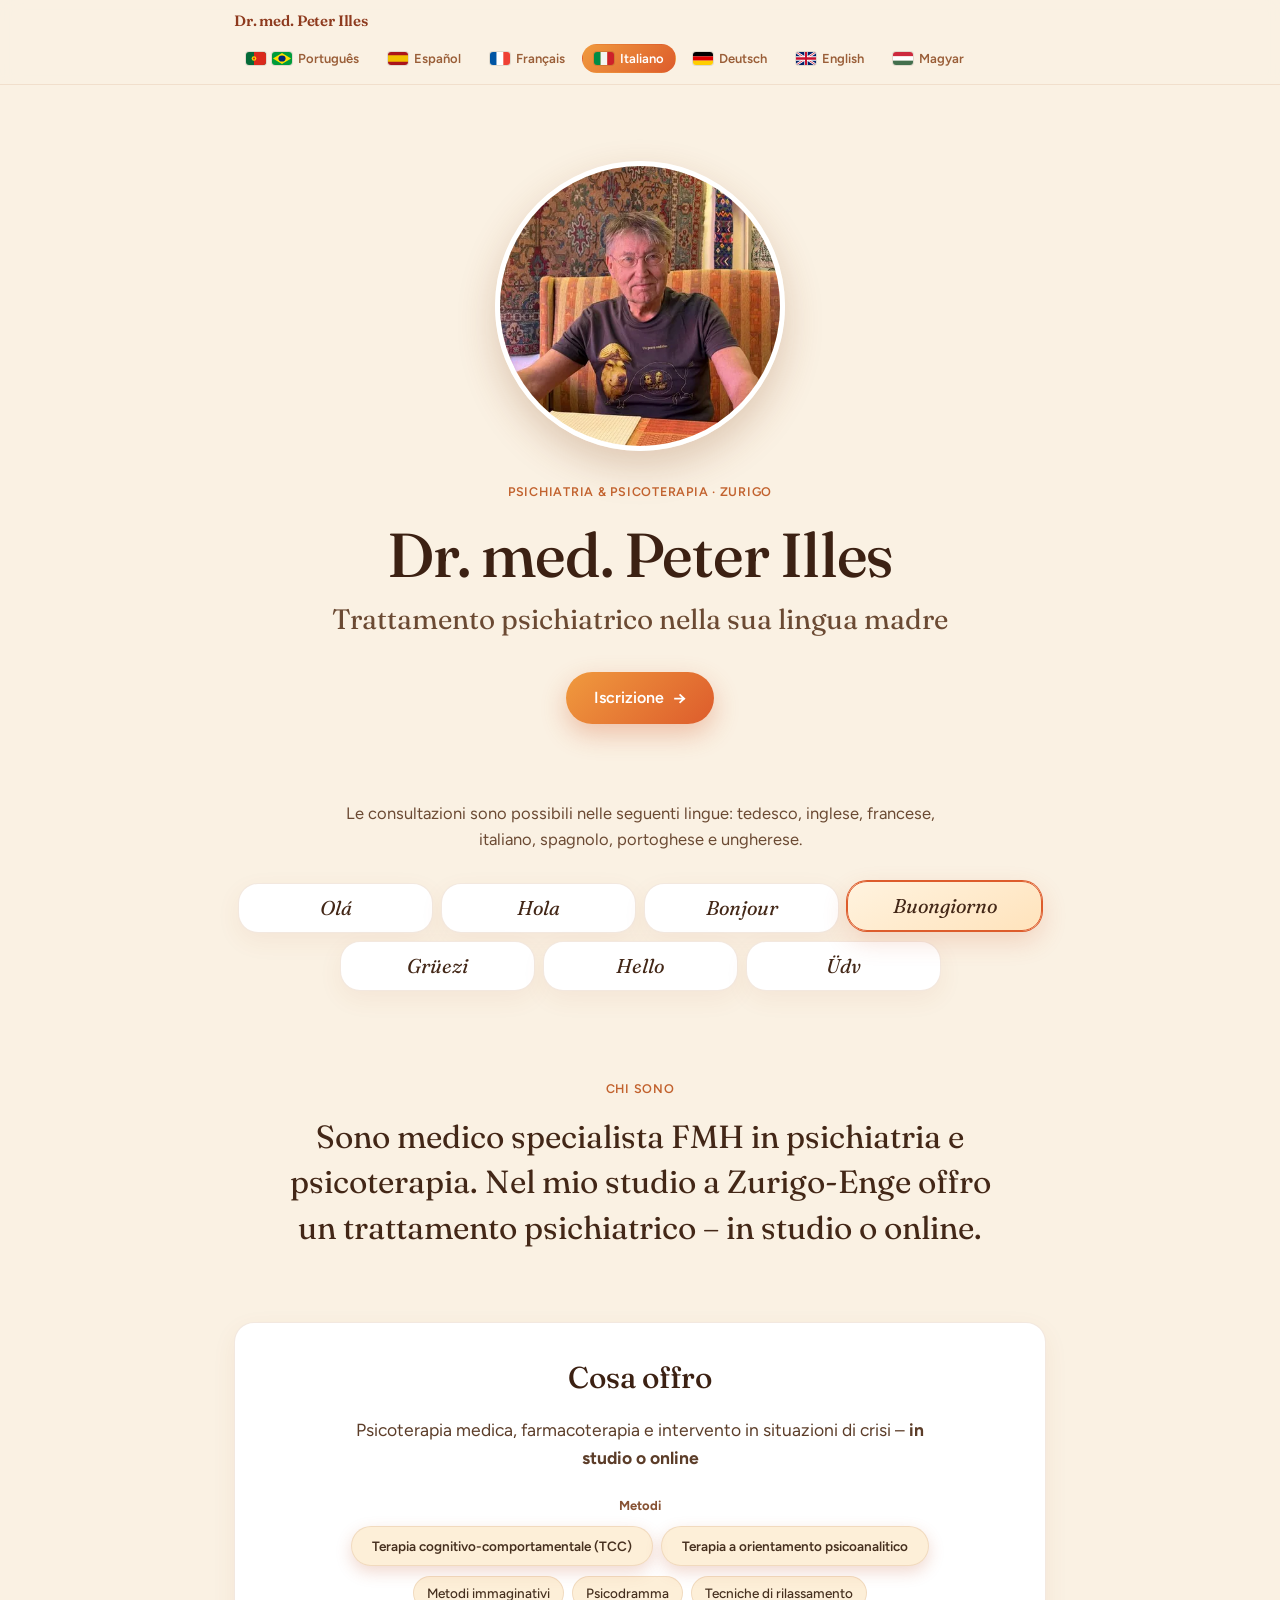
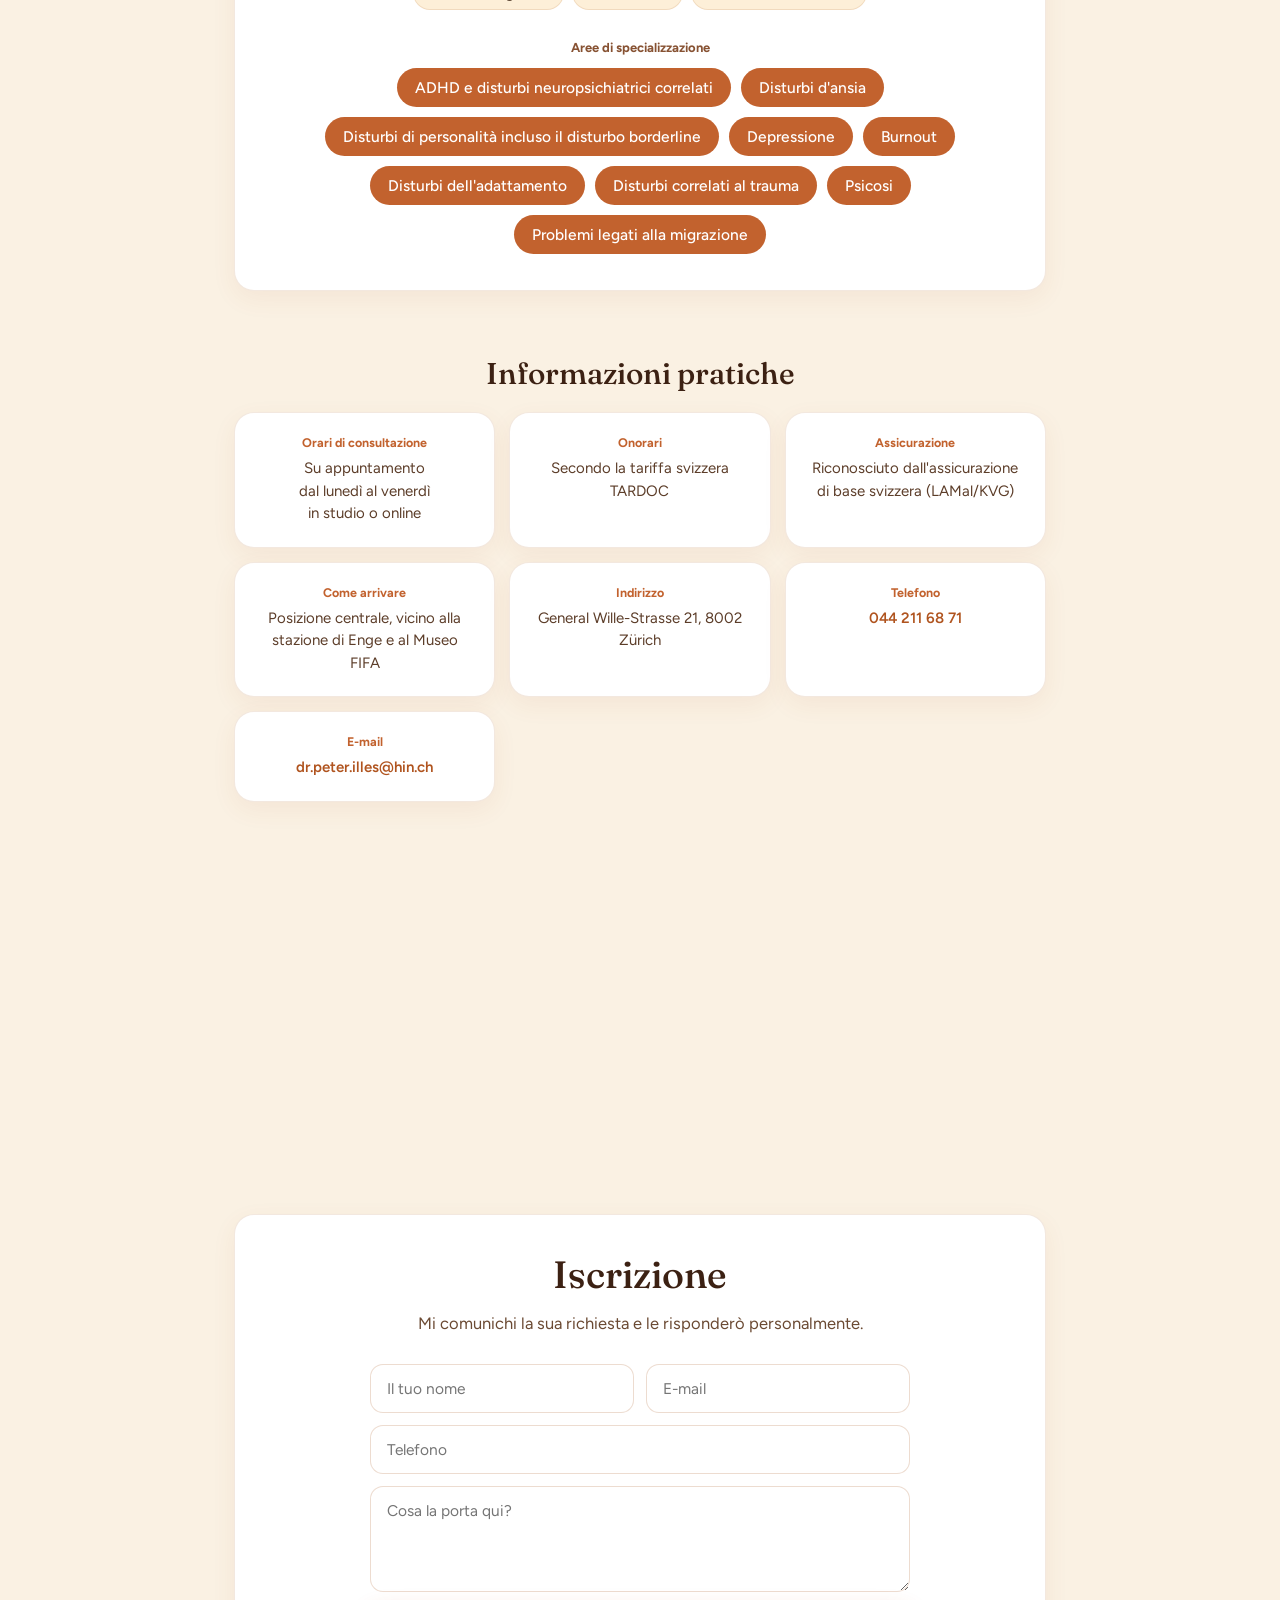
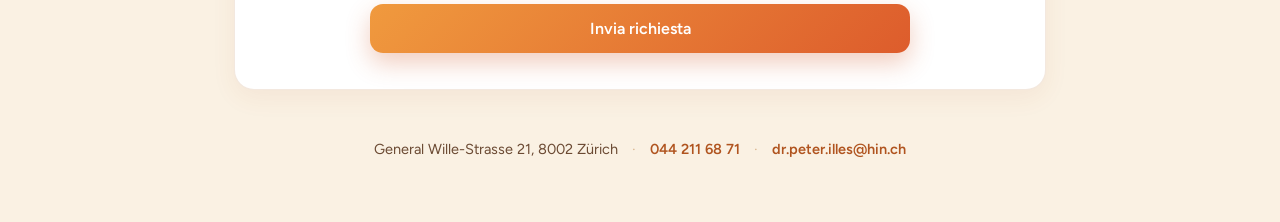
<file: it/index.html>
<!DOCTYPE html>
<html lang="it">
<head>
  <meta charset="utf-8">
  <meta name="viewport" content="width=device-width, initial-scale=1">
  <title>Psichiatra Zurigo – visite in italiano | Dr. med. Peter Illes</title>
  <meta name="description" content="Psichiatra a Zurigo: Dr. med. Peter Illes, medico specialista FMH. Visite in italiano, tedesco, inglese, francese, spagnolo, portoghese e ungherese – in studio o online.">
  <meta name="robots" content="index, follow">
  <link rel="canonical" href="https://peterilles.info/it/">

  <!-- hreflang alternates -->
  <link rel="alternate" hreflang="de" href="https://peterilles.info/">
  <link rel="alternate" hreflang="en" href="https://peterilles.info/en/">
  <link rel="alternate" hreflang="fr" href="https://peterilles.info/fr/">
  <link rel="alternate" hreflang="it" href="https://peterilles.info/it/">
  <link rel="alternate" hreflang="es" href="https://peterilles.info/es/">
  <link rel="alternate" hreflang="pt" href="https://peterilles.info/pt/">
  <link rel="alternate" hreflang="hu" href="https://peterilles.info/hu/">
  <link rel="alternate" hreflang="x-default" href="https://peterilles.info/">

  <!-- Open Graph -->
  <meta property="og:type" content="website">
  <meta property="og:title" content="Psichiatra Zurigo – visite in italiano | Dr. med. Peter Illes">
  <meta property="og:description" content="Psichiatria e psicoterapia a Zurigo, in italiano e in altre 6 lingue. General Wille-Strasse 21, 8002 Zurigo.">
  <meta property="og:url" content="https://peterilles.info/it/">
  <meta property="og:locale" content="it_IT">
  <meta property="og:site_name" content="Dr. med. Peter Illes">
  <meta property="og:image" content="https://peterilles.info/dr-illes-portrait.webp">

  <!-- Fonts -->
  <link rel="preconnect" href="https://fonts.googleapis.com">
  <link rel="preconnect" href="https://fonts.gstatic.com" crossorigin>
  <link href="https://fonts.googleapis.com/css2?family=Figtree:wght@400;500;600;700&family=Fraunces:opsz,ital,wght@9..144,0,400;9..144,0,500;9..144,0,600;9..144,1,400&display=swap" rel="stylesheet">

  <style>@keyframes floatUp{0%{opacity:0;transform:translateY(14px)}to{opacity:1;transform:translateY(0)}}*,::after,::before{box-sizing:border-box}body{margin:0;font-family:"Figtree",system-ui,sans-serif;color:#46301f;background:#faf1e3;min-height:100vh;-webkit-font-smoothing:antialiased}::selection{background:#f6c56a;color:#4a2410}a{color:inherit}button{font-family:inherit}#nav{position:sticky;top:0;z-index:20;background:rgba(250,241,227,.86);backdrop-filter:blur(10px);border-bottom:1px solid rgba(180,110,60,.14)}#nav-inner,main{max-width:860px;margin:0 auto}#nav-inner,.pill{align-items:center}#nav-inner{padding:11px 24px;display:flex;justify-content:space-between;gap:14px;flex-wrap:wrap}#hero h1,#langs-intro h2,#nav-name{font-family:"Fraunces",Georgia,serif}#nav-name{font-weight:600;font-size:15px;color:#8e3a1e;letter-spacing:-.01em}#lang-pills{display:flex;flex-wrap:wrap;gap:5px}.pill{text-decoration:none;display:inline-flex;gap:6px;cursor:pointer;font-size:13px;font-weight:600;padding:6px 11px;border-radius:999px;border:1.5px solid transparent;transition:all .2s;background:0 0;color:#9a5e38}.pill.active{background:linear-gradient(135deg,#f09a3e,#dd5c2c);color:#fff}.pill svg{border-radius:3px;box-shadow:0 0 0 1px rgba(0,0,0,.1);flex:none}main{padding:0 24px}#hero{padding:76px 0 44px;text-align:center;animation:floatUp .7s ease both}#hero-portrait{width:clamp(230px,34vw,290px);height:clamp(230px,34vw,290px);border-radius:50%;object-fit:cover;object-position:center 28%;margin:0 auto 30px;display:block;border:5px solid #fff;box-shadow:0 16px 38px rgba(140,70,30,.24)}#hero-kicker{display:inline-block;font-size:12.5px;font-weight:600;letter-spacing:.06em;text-transform:uppercase;color:#c2622e;margin-bottom:24px}#hero h1,#langs-intro h2{font-weight:500;color:#3c2113}#hero h1{font-size:clamp(36px,5.4vw,62px);line-height:1.04;letter-spacing:-.018em;margin:0 auto 14px;max-width:none;text-wrap:balance}#hero-lead{font-family:"Fraunces",Georgia,serif;font-weight:400;font-size:clamp(20px,2.6vw,28px);line-height:1.3;color:#6b4a33;max-width:22em;margin:0 auto 34px;text-wrap:balance}#hero-cta{display:inline-flex;align-items:center;gap:9px;background:linear-gradient(135deg,#f09a3e,#dd5c2c);color:#fff;font-weight:600;font-size:16px;text-decoration:none;padding:15px 28px;border-radius:999px;box-shadow:0 10px 26px rgba(210,90,44,.32)}#langs-section{padding:32px 0}#langs-intro{text-align:center;max-width:38em;margin:0 auto 30px}#langs-intro h2{font-size:clamp(26px,3.4vw,38px);margin:0 0 12px}#langs-intro p{font-size:16.5px;line-height:1.6;color:#6b4a33;margin:0}#lang-cards,.lang-card{display:flex;justify-content:center}#lang-cards{flex-wrap:wrap;gap:8px}.lang-card{text-decoration:none;font-family:inherit;cursor:pointer;flex-direction:column;align-items:center;gap:6px;padding:14px 6px;border-radius:18px;transition:all .22s;background:#fff;border:2px solid rgba(180,110,60,.14);width:calc(25% - 8px);min-width:110px}.lang-card.active{background:linear-gradient(155deg,#fff3df,#ffe3bc);border:2px solid #dd5c2c;box-shadow:0 10px 26px rgba(210,90,44,.2);transform:translateY(-2px)}#approach p,.lang-card-hello{font-family:"Fraunces",Georgia,serif;font-weight:400;color:#432717}.lang-card-hello{font-style:italic;font-size:20px;line-height:1}#approach{padding:48px 0;text-align:center}#approach-kicker{font-size:12.5px;font-weight:600;letter-spacing:.06em;text-transform:uppercase;color:#c2622e;margin-bottom:18px}#approach p{font-size:clamp(22px,3vw,32px);line-height:1.42;margin:0 auto;max-width:22em;text-wrap:pretty}#offer{padding:24px 0}#offer-box{background:#fff;border:1px solid rgba(180,110,60,.16);border-radius:22px;padding:36px;text-align:center}#offer-kicker{font-family:"Fraunces",Georgia,serif;font-size:clamp(22px,2.8vw,30px);font-weight:500;color:#3c2113;margin:0 0 20px}#contact-box>p,#offer-body{font-size:17.5px;line-height:1.6;color:#5c3d29;margin:0 auto 26px;max-width:34em}#methods-title{font-size:13px;font-weight:700;color:#875233;margin-bottom:13px}#methods-list{display:flex;flex-direction:column;gap:10px;align-items:center}.methods-primary-row,.methods-secondary-row{display:flex;flex-wrap:wrap;gap:8px;justify-content:center}.method-tag,.method-tag-primary{font-size:13.5px;font-weight:500;background:#f7cd8652;border:1px solid rgba(180,110,60,.16);padding:8px 13px;border-radius:999px}.method-tag-primary{font-weight:600;padding:11px 20px;box-shadow:0 6px 16px rgba(190,80,40,.22)}#focus{padding:24px 0}#focus h2{font-size:clamp(22px,2.8vw,30px);margin:0 0 18px;text-align:center}#focus-list{display:flex;flex-wrap:wrap;gap:10px;justify-content:center}.focus-tag{font-size:15.5px;font-weight:500;color:#fff;background:#c2622e;padding:10px 18px;border-radius:999px}#practical{padding:40px 0 24px}#contact-box h2,#focus h2,#practical h2{font-family:"Fraunces",Georgia,serif;font-weight:500;color:#3c2113}#practical h2{font-size:clamp(22px,2.8vw,30px);margin:0 0 20px;text-align:center}#practical-grid{display:grid;grid-template-columns:repeat(auto-fit,minmax(210px,1fr));gap:14px}.info-card{background:#fff;border:1px solid rgba(180,110,60,.16);border-radius:18px;padding:22px;text-align:center}.info-label{font-size:12.5px;font-weight:700;color:#c2622e;margin-bottom:7px}.info-value{font-size:15px;line-height:1.5;color:#5c3d29}#contact{padding:44px 0 30px;scroll-margin-top:60px}#contact-box{background:linear-gradient(160deg,#fffdf9,#ffead0);border:1px solid rgba(180,110,60,.18);border-radius:28px;padding:44px;box-shadow:0 18px 46px rgba(170,90,45,.12);text-align:center}#contact-box h2{font-size:clamp(26px,3.4vw,38px);margin:0 0 12px}#contact-box>p{font-size:16.5px;color:#6b4a33;margin:0 auto 28px;max-width:32em}#contact-form{display:grid;grid-template-columns:1fr 1fr;gap:12px;max-width:540px;margin:0 auto;text-align:left}#contact-form input,#contact-form textarea{font-family:inherit;font-size:15.5px;color:#46301f;background:#fff;border:1.5px solid rgba(180,110,60,.24);border-radius:13px;padding:14px 16px;outline:0;transition:border-color .2s}#contact-form input:focus,#contact-form textarea:focus{border-color:#dd5c2c}#contact-form input[name=phone],#contact-form textarea,#form-note{grid-column:1/-1}#contact-form textarea{resize:vertical}#contact-form button{grid-column:1/-1;font-family:inherit;font-weight:600;font-size:16px;color:#fff;background:linear-gradient(135deg,#f09a3e,#dd5c2c);border:0;border-radius:13px;padding:15px;cursor:pointer;box-shadow:0 10px 24px rgba(210,90,44,.3);transition:opacity .2s}#contact-form button:hover{opacity:.88}#form-note{font-size:12.5px;color:#a4673f;line-height:1.45;text-align:center}@media (max-width:640px){#contact-box{padding:28px 20px}#contact-form{grid-template-columns:1fr}}footer{padding:20px 0 64px;display:flex;flex-wrap:wrap;gap:14px;justify-content:center;align-items:center}footer a,footer span{font-size:14.5px;color:#6b4a33}footer .dot{color:#d8b48e}footer a{color:#b0541f;text-decoration:none;font-weight:600}#focus-title{font-family:inherit;font-size:13px;font-weight:700;color:#875233;margin:30px 0 13px}#offer-box,#contact-box,.info-card,.lang-card{background:#fff;border:1px solid rgba(180,110,60,.16);border-radius:20px;box-shadow:0 8px 24px rgba(170,90,45,.07)}#offer-box,#contact-box{padding:36px}.lang-card.active{background:linear-gradient(155deg,#fff3df,#ffe3bc);border:1px solid #dd5c2c;box-shadow:0 0 0 1px #dd5c2c,0 10px 26px rgba(210,90,44,.2)}@media (max-width:640px){#offer-box,#contact-box{padding:28px 20px}}</style>

  <script type="application/ld+json">{"@context":"https://schema.org","@type":"Physician","@id":"https://peterilles.info/#physician","name":"Dr. med. Peter Illes","description":"Psichiatra a Zurigo: Dr. med. Peter Illes, medico specialista FMH. Visite in italiano, tedesco, inglese, francese, spagnolo, portoghese e ungherese – in studio o online.","medicalSpecialty":"https://schema.org/Psychiatric","url":"https://peterilles.info/it/","image":"https://peterilles.info/dr-illes-portrait.webp","telephone":"+41442116871","email":"mailto:dr.peter.illes@hin.ch","address":{"@type":"PostalAddress","streetAddress":"General Wille-Strasse 21","postalCode":"8002","addressLocality":"Zürich","addressCountry":"CH"},"geo":{"@type":"GeoCoordinates","latitude":47.36374597116766,"longitude":8.529243776901245},"hasMap":"https://www.google.com/maps/search/?api=1&query=General+Wille-Strasse+21%2C+8002+Z%C3%BCrich","availableLanguage":["German","English","French","Italian","Spanish","Portuguese","Hungarian"]}</script>

  <!-- Google tag (gtag.js) -->
  <script async src="https://www.googletagmanager.com/gtag/js?id=G-DBEB4YR8NC"></script>
  <script>
    window.dataLayer = window.dataLayer || [];
    function gtag(){dataLayer.push(arguments);}
    gtag('js', new Date());

    gtag('config', 'G-DBEB4YR8NC');
  </script>
</head>
<body>

<!-- STICKY NAV -->
<div id="nav">
  <div id="nav-inner">
    <div id="nav-name">Dr. med. Peter Illes</div>
    <nav id="lang-pills" aria-label="language"><a class="pill" href="/" aria-label="Deutsch"><svg width="20" height="13" xmlns="http://www.w3.org/2000/svg" preserveAspectRatio="none" viewBox="0 0 3 2"><rect y="0" width="3" height="0.667" fill="#000000"/><rect y="0.667" width="3" height="0.667" fill="#DD0000"/><rect y="1.333" width="3" height="0.667" fill="#FFCE00"/></svg> Deutsch</a><a class="pill" href="/en/" aria-label="English"><svg width="20" height="13" xmlns="http://www.w3.org/2000/svg" preserveAspectRatio="none" viewBox="0 0 60 30"><rect width="60" height="30" fill="#012169"/><path d="M0,0 L60,30 M60,0 L0,30" stroke="#fff" stroke-width="6"/><path d="M0,0 L60,30 M60,0 L0,30" stroke="#C8102E" stroke-width="2"/><path d="M30,0 V30 M0,15 H60" stroke="#fff" stroke-width="10"/><path d="M30,0 V30 M0,15 H60" stroke="#C8102E" stroke-width="6"/></svg> English</a><a class="pill" href="/fr/" aria-label="Français"><svg width="20" height="13" xmlns="http://www.w3.org/2000/svg" preserveAspectRatio="none" viewBox="0 0 3 2"><rect x="0" width="1" height="2" fill="#0055A4"/><rect x="1" width="1" height="2" fill="#FFFFFF"/><rect x="2" width="1" height="2" fill="#EF4135"/></svg> Français</a><a class="pill active" href="/it/" aria-label="Italiano"><svg width="20" height="13" xmlns="http://www.w3.org/2000/svg" preserveAspectRatio="none" viewBox="0 0 3 2"><rect x="0" width="1" height="2" fill="#008C45"/><rect x="1" width="1" height="2" fill="#F4F5F0"/><rect x="2" width="1" height="2" fill="#CD212A"/></svg> Italiano</a><a class="pill" href="/es/" aria-label="Español"><svg width="20" height="13" xmlns="http://www.w3.org/2000/svg" preserveAspectRatio="none" viewBox="0 0 3 2"><rect width="3" height="2" fill="#AA151B"/><rect y="0.5" width="3" height="1" fill="#F1BF00"/></svg> Español</a><a class="pill" href="/pt/" aria-label="Português"><svg width="20" height="13" xmlns="http://www.w3.org/2000/svg" preserveAspectRatio="none" viewBox="0 0 60 40"><rect width="60" height="40" fill="#046A38"/><rect x="24" width="36" height="40" fill="#DA291C"/><circle cx="24" cy="20" r="7" fill="#FFD100"/><circle cx="24" cy="20" r="3.2" fill="#DA291C"/></svg> Português</a><a class="pill" href="/hu/" aria-label="Magyar"><svg width="20" height="13" xmlns="http://www.w3.org/2000/svg" preserveAspectRatio="none" viewBox="0 0 3 2"><rect y="0" width="3" height="0.667" fill="#CD2A3E"/><rect y="0.667" width="3" height="0.667" fill="#FFFFFF"/><rect y="1.333" width="3" height="0.667" fill="#436F4D"/></svg> Magyar</a></nav>
  </div>
</div>

<main>
  <!-- HERO -->
  <section id="hero">
    <img id="hero-portrait" src="/dr-illes-portrait.webp" alt="Dr. med. Peter Illes" width="290" height="290" fetchpriority="high" decoding="async">
    <div id="hero-kicker">Psichiatria & Psicoterapia · Zurigo</div>
    <h1 id="hero-name">Dr. med. Peter Illes</h1>
    <p id="hero-lead">Trattamento psichiatrico nella sua lingua madre</p>
    <a href="#contact" id="hero-cta">Iscrizione <span style="font-size:18px">→</span></a>
  </section>

  <!-- LANGUAGE USP -->
  <section id="langs-section">
    <div id="langs-intro">
      <p id="langs-body">Le consultazioni sono possibili nelle seguenti lingue: tedesco, inglese, francese, italiano, spagnolo, portoghese e ungherese.</p>
    </div>
    <div id="lang-cards"><a class="lang-card" href="/" aria-label="Deutsch"><span class="lang-card-hello">Grüezi</span></a><a class="lang-card" href="/en/" aria-label="English"><span class="lang-card-hello">Hello</span></a><a class="lang-card" href="/fr/" aria-label="Français"><span class="lang-card-hello">Bonjour</span></a><a class="lang-card active" href="/it/" aria-label="Italiano"><span class="lang-card-hello">Buongiorno</span></a><a class="lang-card" href="/es/" aria-label="Español"><span class="lang-card-hello">Hola</span></a><a class="lang-card" href="/pt/" aria-label="Português"><span class="lang-card-hello">Olá</span></a><a class="lang-card" href="/hu/" aria-label="Magyar"><span class="lang-card-hello">Üdv</span></a></div>
  </section>

  <!-- APPROACH -->
  <section id="approach">
    <h2 id="approach-kicker">Chi sono</h2>
    <p id="approach-body">Sono medico specialista FMH in psichiatria e psicoterapia. Nel mio studio a Zurigo-Enge offro un trattamento psichiatrico – in studio o online.</p>
  </section>

  <!-- OFFER -->
  <section id="offer">
    <div id="offer-box">
      <h2 id="offer-kicker">Cosa offro</h2>
      <p id="offer-body">Psicoterapia medica, farmacoterapia e intervento in situazioni di crisi – <strong>in studio o online</strong></p>
      <div id="methods-title">Metodi</div>
      <div id="methods-list"><div class="methods-primary-row"><span class="method-tag-primary">Terapia cognitivo-comportamentale (TCC)</span><span class="method-tag-primary">Terapia a orientamento psicoanalitico</span></div><div class="methods-secondary-row"><span class="method-tag">Metodi immaginativi</span><span class="method-tag">Psicodramma</span><span class="method-tag">Tecniche di rilassamento</span></div></div>
      <h3 id="focus-title">Aree di specializzazione</h3>
      <div id="focus-list"><span class="focus-tag">ADHD e disturbi neuropsichiatrici correlati</span><span class="focus-tag">Disturbi d'ansia</span><span class="focus-tag">Disturbi di personalità incluso il disturbo borderline</span><span class="focus-tag">Depressione</span><span class="focus-tag">Burnout</span><span class="focus-tag">Disturbi dell'adattamento</span><span class="focus-tag">Disturbi correlati al trauma</span><span class="focus-tag">Psicosi</span><span class="focus-tag">Problemi legati alla migrazione</span></div>
    </div>
  </section>

  <!-- PRACTICAL -->
  <section id="practical">
    <h2 id="practical-title">Informazioni pratiche</h2>
    <div id="practical-grid">
      <div class="info-card"><div class="info-label" id="hours-label">Orari di consultazione</div><div class="info-value" id="hours-value">Su appuntamento<br>dal lunedì al venerdì<br>in studio o online</div></div>
      <div class="info-card"><div class="info-label" id="fees-label">Onorari</div><div class="info-value" id="fees-value">Secondo la tariffa svizzera TARDOC</div></div>
      <div class="info-card"><div class="info-label" id="insurance-label">Assicurazione</div><div class="info-value" id="insurance-value">Riconosciuto dall'assicurazione di base svizzera (LAMal/KVG)</div></div>
      <div class="info-card"><div class="info-label" id="access-label">Come arrivare</div><div class="info-value" id="access-value">Posizione centrale, vicino alla stazione di Enge e al Museo FIFA</div></div>
      <div class="info-card"><div class="info-label" id="address-label">Indirizzo</div><div class="info-value" id="address-value">General Wille-Strasse 21, 8002 Zürich</div></div>
      <div class="info-card"><div class="info-label" id="tel-label">Telefono</div><div class="info-value"><a href="tel:+41442116871" style="color:#B0541F;font-weight:600;text-decoration:none;">044 211 68 71</a></div></div>
      <div class="info-card"><div class="info-label" id="email-label">E-mail</div><div class="info-value"><a href="mailto:dr.peter.illes@hin.ch" style="color:#B0541F;font-weight:600;text-decoration:none;">dr.peter.illes@hin.ch</a></div></div>
    </div>
    <div id="maps-container">
      <iframe
        src="https://www.google.com/maps/embed?pb=!1m18!1m12!1m3!1d2703.6177281093!2d8.529243776901244!3d47.36374597116766!2m3!1f0!2f0!3f0!3m2!1i1024!2i768!4f13.1!3m3!1m2!1s0x479aa0b48cf09d8b%3A0x2b2e5c6c2d6b8e2a!2sGeneral+Wille-Strasse+21%2C+8002+Z%C3%BCrich!5e0!3m2!1sde!2sch!4v1700000000000!5m2!1sde!2sch"
        width="100%" height="320" style="border:0; border-radius:18px; margin-top:20px;" allowfullscreen="" loading="lazy" referrerpolicy="no-referrer-when-downgrade">
      </iframe>
    </div>
  </section>

  <!-- CONTACT -->
  <section id="contact">
    <div id="contact-box">
      <h2 id="contact-title">Iscrizione</h2>
      <p id="contact-body">Mi comunichi la sua richiesta e le risponderò personalmente.</p>
      <form id="contact-form">
        <input name="name" required id="f-name" placeholder="Il tuo nome">
        <input name="email" type="email" required id="f-email" placeholder="E-mail">
        <input name="phone" id="f-phone" placeholder="Telefono">
        <textarea name="concern" rows="4" id="f-concern" placeholder="Cosa la porta qui?"></textarea>
        <button type="submit" id="f-submit">Invia richiesta</button>
      </form>
      <div id="form-thanks" style="display:none; padding:24px 0; font-family:'Fraunces',Georgia,serif; font-size:22px; color:#3C2113; font-weight:500;"></div>
    </div>
  </section>

  <!-- FOOTER -->
  <footer>
    <span>General Wille-Strasse 21, 8002 Zürich</span>
    <span class="dot">·</span>
    <a href="tel:+41442116871">044 211 68 71</a>
    <span class="dot">·</span>
    <a href="mailto:dr.peter.illes@hin.ch">dr.peter.illes@hin.ch</a>
  </footer>
</main>

<script>const contact={name:"Dr. med. Peter Illes",address1:"General Wille-Strasse 21",address2:"8002 Zürich",tel:"044 211 68 71",email:"dr.peter.illes@hin.ch"},langs=[{code:"pt",label:"Português",hello:"Olá",extraFlag:"pt-br"},{code:"es",label:"Español",hello:"Hola"},{code:"fr",label:"Français",hello:"Bonjour"},{code:"it",label:"Italiano",hello:"Buongiorno"},{code:"de",label:"Deutsch",hello:"Grüezi"},{code:"en",label:"English",hello:"Hello"},{code:"hu",label:"Magyar",hello:"Üdv"}],langUrls={de:"/",en:"/en/",fr:"/fr/",it:"/it/",es:"/es/",pt:"/pt/",hu:"/hu/"},t={pt:{kicker:"Psiquiatria & Psicoterapia · Zurique",heroLead:"Tratamento psiquiátrico na sua língua materna",langsBody:"As consultas são possíveis nas seguintes línguas: alemão, inglês, francês, italiano, espanhol, português e húngaro.",approachTitle:"Sobre mim",approachBody:"Sou médico especialista FMH em psiquiatria e psicoterapia. No meu consultório em Zurique-Enge ofereço tratamento psiquiátrico – presencialmente ou online.",offerTitle:"O que ofereço",offerBody:"Psicoterapia médica, farmacoterapia e intervenção em crise – <strong>presencialmente ou online</strong>",methodsTitle:"Métodos",methodsPrimary:["Terapia cognitivo-comportamental (TCC)","Terapia de orientação psicanalítica"],methods:["Métodos imaginativos","Psicodrama","Técnicas de relaxamento"],focusTitle:"Áreas de foco",focus:["PHDA e perturbações neuropsiquiátricas relacionadas","Perturbações de ansiedade","Perturbações de personalidade incluindo perturbação borderline","Depressão","Burnout","Perturbações de adaptação","Perturbações relacionadas com trauma","Psicoses","Problemas relacionados com a migração"],practicalTitle:"Informações práticas",hoursLabel:"Horário de consulta",hoursValue:"Mediante marcação<br>segunda a sexta-feira<br>presencialmente ou online",feesLabel:"Honorários",feesValue:"Segundo a tarifa suíça TARDOC",insuranceLabel:"Seguro de saúde",insuranceValue:"Reconhecido pelo seguro básico suíço (LAMal/KVG)",accessLabel:"Como chegar",accessValue:"Localização central, perto da estação de Enge e do Museu FIFA",addressLabel:"Endereço",addressValue:"General Wille-Strasse 21, 8002 Zürich",contactTitle:"Inscrição",contactBody:"Partilhe comigo a sua situação e responderei pessoalmente.",telLabel:"Telefone",emailLabel:"E-mail",fName:"O seu nome",fEmail:"E-mail",fPhone:"Telefone",fConcern:"O que o traz aqui?",fSubmit:"Enviar pedido",fThanks:"Obrigado pelo seu e-mail! Responderei em breve. Em caso de emergência, também estou contactável por telefone através do: 044 211 68 71"},es:{kicker:"Psiquiatría & Psicoterapia · Zúrich",heroLead:"Tratamiento psiquiátrico en su lengua materna",langsBody:"Las consultas son posibles en los siguientes idiomas: alemán, inglés, francés, italiano, español, portugués y húngaro.",approachTitle:"Sobre mí",approachBody:"Soy médico especialista FMH en psiquiatría y psicoterapia. En mi consulta en Zúrich-Enge ofrezco tratamiento psiquiátrico, de forma presencial o en línea.",offerTitle:"Lo que ofrezco",offerBody:"Psicoterapia médica, farmacoterapia e intervención en crisis – <strong>en consulta o en línea</strong>",methodsTitle:"Métodos",methodsPrimary:["Terapia cognitivo-conductual (TCC)","Terapia de orientación psicoanalítica"],methods:["Métodos imaginativos","Psicodrama","Técnicas de relajación"],focusTitle:"Áreas de enfoque",focus:["TDAH y trastornos neuropsiquiátricos relacionados","Trastornos de ansiedad","Trastornos de personalidad incluido el trastorno límite","Depresión","Burnout","Trastornos adaptativos","Trastornos relacionados con el trauma","Psicosis","Problemas relacionados con la migración"],practicalTitle:"Información práctica",hoursLabel:"Horario de consulta",hoursValue:"Con cita previa<br>lunes a viernes<br>en consulta o en línea",feesLabel:"Honorarios",feesValue:"Según la tarifa suiza TARDOC",insuranceLabel:"Seguro médico",insuranceValue:"Reconocido por el seguro básico suizo (LAMal/KVG)",accessLabel:"Cómo llegar",accessValue:"Ubicación céntrica, cerca de la estación de Enge y del Museo FIFA",addressLabel:"Dirección",addressValue:"General Wille-Strasse 21, 8002 Zürich",contactTitle:"Inscripción",contactBody:"Comparta conmigo su consulta y le responderé personalmente.",telLabel:"Teléfono",emailLabel:"Correo electrónico",fName:"Tu nombre",fEmail:"Correo electrónico",fPhone:"Teléfono",fConcern:"¿Qué le trae aquí?",fSubmit:"Enviar solicitud",fThanks:"¡Gracias por su correo! Le responderé en breve. En caso de urgencia, también puede llamarme al: 044 211 68 71"},fr:{kicker:"Psychiatrie & Psychothérapie · Zurich",heroLead:"Traitement psychiatrique dans votre langue maternelle",langsBody:"Les consultations sont possibles dans les langues suivantes : allemand, anglais, français, italien, espagnol, portugais et hongrois.",approachTitle:"À propos de moi",approachBody:"Je suis médecin spécialiste FMH en psychiatrie et psychothérapie. Dans mon cabinet à Zurich-Enge, je propose un traitement psychiatrique – en cabinet ou en ligne.",offerTitle:"Ce que je propose",offerBody:"Psychothérapie médicale, pharmacothérapie et intervention de crise – <strong>en cabinet ou en ligne</strong>",methodsTitle:"Méthodes",methodsPrimary:["Thérapie cognitivo-comportementale (TCC)","Thérapie d'orientation psychanalytique"],methods:["Méthodes imaginatives","Psychodrame","Techniques de relaxation"],focusTitle:"Domaines de spécialité",focus:["TDAH et troubles neuropsychiatriques associés","Troubles anxieux","Troubles de la personnalité dont trouble borderline","Dépression","Burn-out","Troubles de l'adaptation","Troubles liés au trauma","Psychoses","Problèmes liés à la migration"],practicalTitle:"Informations pratiques",hoursLabel:"Heures de consultation",hoursValue:"Sur rendez-vous<br>du lundi au vendredi<br>en cabinet ou en ligne",feesLabel:"Honoraires",feesValue:"Selon le tarif suisse TARDOC",insuranceLabel:"Assurance maladie",insuranceValue:"Reconnu par l'assurance de base suisse (LAMal/KVG)",accessLabel:"Accès",accessValue:"Situation centrale, à proximité de la gare d'Enge et du Musée FIFA",addressLabel:"Adresse",addressValue:"General Wille-Strasse 21, 8002 Zürich",contactTitle:"Inscription",contactBody:"Faites-moi part de votre demande et je vous répondrai personnellement.",telLabel:"Téléphone",emailLabel:"E-mail",fName:"Votre nom",fEmail:"E-mail",fPhone:"Téléphone",fConcern:"Qu'est-ce qui vous amène ?",fSubmit:"Envoyer la demande",fThanks:"Merci pour votre e-mail ! Je vous répondrai dans les meilleurs délais. En cas d'urgence, je suis également joignable par téléphone au : 044 211 68 71"},it:{kicker:"Psichiatria & Psicoterapia · Zurigo",heroLead:"Trattamento psichiatrico nella sua lingua madre",langsBody:"Le consultazioni sono possibili nelle seguenti lingue: tedesco, inglese, francese, italiano, spagnolo, portoghese e ungherese.",approachTitle:"Chi sono",approachBody:"Sono medico specialista FMH in psichiatria e psicoterapia. Nel mio studio a Zurigo-Enge offro un trattamento psichiatrico – in studio o online.",offerTitle:"Cosa offro",offerBody:"Psicoterapia medica, farmacoterapia e intervento in situazioni di crisi – <strong>in studio o online</strong>",methodsTitle:"Metodi",methodsPrimary:["Terapia cognitivo-comportamentale (TCC)","Terapia a orientamento psicoanalitico"],methods:["Metodi immaginativi","Psicodramma","Tecniche di rilassamento"],focusTitle:"Aree di specializzazione",focus:["ADHD e disturbi neuropsichiatrici correlati","Disturbi d'ansia","Disturbi di personalità incluso il disturbo borderline","Depressione","Burnout","Disturbi dell'adattamento","Disturbi correlati al trauma","Psicosi","Problemi legati alla migrazione"],practicalTitle:"Informazioni pratiche",hoursLabel:"Orari di consultazione",hoursValue:"Su appuntamento<br>dal lunedì al venerdì<br>in studio o online",feesLabel:"Onorari",feesValue:"Secondo la tariffa svizzera TARDOC",insuranceLabel:"Assicurazione",insuranceValue:"Riconosciuto dall'assicurazione di base svizzera (LAMal/KVG)",accessLabel:"Come arrivare",accessValue:"Posizione centrale, vicino alla stazione di Enge e al Museo FIFA",addressLabel:"Indirizzo",addressValue:"General Wille-Strasse 21, 8002 Zürich",contactTitle:"Iscrizione",contactBody:"Mi comunichi la sua richiesta e le risponderò personalmente.",telLabel:"Telefono",emailLabel:"E-mail",fName:"Il tuo nome",fEmail:"E-mail",fPhone:"Telefono",fConcern:"Cosa la porta qui?",fSubmit:"Invia richiesta",fThanks:"Grazie per la sua e-mail! Le risponderò a breve. In caso di emergenza sono raggiungibile anche per telefono al: 044 211 68 71"},de:{kicker:"Psychiatrie & Psychotherapie · Zürich",heroLead:"Psychiatrische Behandlung in Ihrer Muttersprache",langsBody:"Konsultationen sind in folgenden Sprachen möglich: Deutsch, Englisch, Französisch, Italienisch, Spanisch, Portugiesisch und Ungarisch.",approachTitle:"Über mich",approachBody:"Ich bin Facharzt FMH für Psychiatrie und Psychotherapie. In meiner Praxis in Zürich-Enge biete ich ärztliche psychiatrische Behandlung an – vor Ort oder online.",offerTitle:"Mein Angebot",offerBody:"Ärztliche Psycho- und Pharmakotherapie sowie Krisenintervention – <strong>vor Ort oder Online</strong>",methodsTitle:"Methoden",methodsPrimary:["Kognitive Verhaltenstherapie (KVT)","Psychoanalytisch-orientierte Therapie"],methods:["Imaginative Verfahren","Psychodrama","Entspannungsverfahren"],focusTitle:"Schwerpunkte",focus:["ADHS und verwandte neuropsychiatrische Störungen","Angststörungen","Persönlichkeitsstörungen einschliesslich Borderline-Störung","Depressionen","Burn-out","Anpassungsstörungen","Traumafolgestörungen","Psychosen","Migrationsprobleme"],practicalTitle:"Praktische Informationen",hoursLabel:"Sprechzeiten",hoursValue:"Nach Vereinbarung<br>Montag bis Freitag<br>Vor Ort oder Online",feesLabel:"Honorar",feesValue:"Nach schweizerischem TARDOC-Tarif",insuranceLabel:"Krankenversicherung",insuranceValue:"Anerkannt durch die schweizerische Grundversicherung (KVG)",accessLabel:"Anfahrt",accessValue:"Zentral gelegen, unweit des Bahnhofs Enge und des FIFA-Museums",addressLabel:"Adresse",addressValue:"General Wille-Strasse 21, 8002 Zürich",contactTitle:"Anmeldung",contactBody:"Teilen Sie mir Ihr Anliegen, und ich melde mich persönlich bei Ihnen.",telLabel:"Telefon",emailLabel:"E-Mail",fName:"Ihr Name",fEmail:"E-Mail",fPhone:"Telefon",fConcern:"Was führt Sie zu mir?",fSubmit:"Anfrage senden",fThanks:"Danke für Ihre Mail! Ich melde mich zeitnah bei Ihnen. Im Notfall bin ich auch telefonisch erreichbar unter: 044 211 68 71"},en:{kicker:"Psychiatry & Psychotherapy · Zurich",heroLead:"Psychiatric treatment in your mother tongue",langsBody:"Consultations are possible in the following languages: German, English, French, Italian, Spanish, Portuguese, and Hungarian.",approachTitle:"About me",approachBody:"I am a board-certified psychiatrist and psychotherapist (FMH). At my practice in Zurich-Enge I offer psychiatric treatment – in person or online.",offerTitle:"What I offer",offerBody:"Medical psycho- and pharmacotherapy and crisis intervention – <strong>in person or online</strong>",methodsTitle:"Methods",methodsPrimary:["Cognitive behavioural therapy (CBT)","Psychoanalytically oriented therapy"],methods:["Imaginative methods","Psychodrama","Relaxation techniques"],focusTitle:"Areas of focus",focus:["ADHD and related neuropsychiatric disorders","Anxiety disorders","Personality disorders including borderline disorder","Depression","Burnout","Adjustment disorders","Trauma-related disorders","Psychoses","Migration-related problems"],practicalTitle:"Practical information",hoursLabel:"Consultation hours",hoursValue:"By appointment<br>Monday to Friday<br>in person or online",feesLabel:"Fees",feesValue:"According to the Swiss TARDOC tariff",insuranceLabel:"Health insurance",insuranceValue:"Recognised by Swiss basic insurance (KVG)",accessLabel:"Getting here",accessValue:"Centrally located, close to Enge station and the FIFA Museum",addressLabel:"Address",addressValue:"General Wille-Strasse 21, 8002 Zürich",contactTitle:"Registration",contactBody:"Share your concern with me and I will get back to you personally.",telLabel:"Phone",emailLabel:"Email",fName:"Your name",fEmail:"Email",fPhone:"Phone",fConcern:"What brings you here?",fSubmit:"Send request",fThanks:"Thank you for your email! I will get back to you shortly. In an emergency, you can also reach me by phone at: 044 211 68 71"},hu:{kicker:"Pszichiátria & Pszichoterápia · Zürich",heroLead:"Pszichiátriai kezelés az anyanyelvén",langsBody:"A konzultációk az alábbi nyelveken lehetségesek: német, angol, francia, olasz, spanyol, portugál és magyar.",approachTitle:"Rólam",approachBody:"FMH-szakorvos vagyok pszichiátria és pszichoterápia területén. Zürich-Enge-i rendelőmben pszichiátriai kezelést kínálok – személyesen vagy online.",offerTitle:"Amit nyújtok",offerBody:"Orvosi pszicho- és farmakoterápia, valamint krízisintervenció – <strong>személyesen vagy online</strong>",methodsTitle:"Módszerek",methodsPrimary:["Kognitív viselkedésterápia (KVT)","Pszichoanalitikusan orientált terápia"],methods:["Imaginatív eljárások","Pszichodráma","Relaxációs technikák"],focusTitle:"Fő területek",focus:["ADHD és kapcsolódó neuropszichiátriai zavarok","Szorongásos zavarok","Személyiségzavarok, beleértve a borderline zavart","Depresszió","Kiégés (burnout)","Alkalmazkodási zavarok","Traumával összefüggő zavarok","Pszichózisok","Migrációval összefüggő problémák"],practicalTitle:"Gyakorlati tudnivalók",hoursLabel:"Rendelési idő",hoursValue:"Előzetes egyeztetés alapján<br>hétfőtől péntekig<br>személyesen vagy online",feesLabel:"Honorárium",feesValue:"A svájci TARDOC tarifa szerint",insuranceLabel:"Egészségbiztosítás",insuranceValue:"A svájci alapbiztosítás (KVG) által elismert",accessLabel:"Megközelítés",accessValue:"Központi elhelyezkedés, az Enge állomás és a FIFA Múzeum közelében",addressLabel:"Cím",addressValue:"General Wille-Strasse 21, 8002 Zürich",contactTitle:"Bejelentkezés",contactBody:"Ossza meg velem az ügyét, és személyesen válaszolok.",telLabel:"Telefon",emailLabel:"E-mail",fName:"Az Ön neve",fEmail:"E-mail",fPhone:"Telefon",fConcern:"Mi hozta ide?",fSubmit:"Kérés elküldése",fThanks:"Köszönöm az e-mailjét! Hamarosan jelentkezem. Sürgős esetben telefonon is elérhető vagyok a következő számon: 044 211 68 71"}};function flagSVG(e){const a='width="20" height="13" xmlns="http://www.w3.org/2000/svg" preserveAspectRatio="none"',t=(e,t,n)=>`<svg ${a} viewBox="0 0 3 2"><rect x="0" width="1" height="2" fill="${e}"/><rect x="1" width="1" height="2" fill="${t}"/><rect x="2" width="1" height="2" fill="${n}"/></svg>`,n=(e,t,n)=>`<svg ${a} viewBox="0 0 3 2"><rect y="0" width="3" height="0.667" fill="${e}"/><rect y="0.667" width="3" height="0.667" fill="${t}"/><rect y="1.333" width="3" height="0.667" fill="${n}"/></svg>`;switch(e){case"fr":return t("#0055A4","#FFFFFF","#EF4135");case"it":return t("#008C45","#F4F5F0","#CD212A");case"de":return n("#000000","#DD0000","#FFCE00");case"hu":return n("#CD2A3E","#FFFFFF","#436F4D");case"es":return`<svg ${a} viewBox="0 0 3 2"><rect width="3" height="2" fill="#AA151B"/><rect y="0.5" width="3" height="1" fill="#F1BF00"/></svg>`;case"pt":return`<svg ${a} viewBox="0 0 60 40"><rect width="60" height="40" fill="#046A38"/><rect x="24" width="36" height="40" fill="#DA291C"/><circle cx="24" cy="20" r="7" fill="#FFD100"/><circle cx="24" cy="20" r="3.2" fill="#DA291C"/></svg>`;case"pt-br":return`<svg ${a} viewBox="0 0 4 3"><rect width="4" height="3" fill="#009C3B"/><polygon points="2,0.25 3.8,1.5 2,2.75 0.2,1.5" fill="#FFDF00"/><circle cx="2" cy="1.5" r="0.72" fill="#002776"/></svg>`;case"en":return`<svg ${a} viewBox="0 0 60 30"><rect width="60" height="30" fill="#012169"/><path d="M0,0 L60,30 M60,0 L0,30" stroke="#fff" stroke-width="6"/><path d="M0,0 L60,30 M60,0 L0,30" stroke="#C8102E" stroke-width="2"/><path d="M30,0 V30 M0,15 H60" stroke="#fff" stroke-width="10"/><path d="M30,0 V30 M0,15 H60" stroke="#C8102E" stroke-width="6"/></svg>`;default:return""}}let currentLang="it";function render(e){currentLang=e;try{localStorage.setItem("illes_lang",e)}catch(e){}const a=t[e];document.documentElement.lang=e,document.getElementById("lang-pills").innerHTML=langs.map(a=>`<a class="pill${a.code===e?" active":""}" href="${langUrls[a.code]}" aria-label="${a.label}">\n      ${flagSVG(a.code)}${a.extraFlag?" "+flagSVG(a.extraFlag):""} ${a.label}\n    </a>`).join(""),document.getElementById("hero-kicker").textContent=a.kicker,document.getElementById("hero-lead").textContent=a.heroLead;const n=document.getElementById("hero-cta");n.textContent=a.contactTitle,n.insertAdjacentHTML("beforeend",' <span style="font-size:18px">→</span>'),document.getElementById("langs-body").textContent=a.langsBody,document.getElementById("lang-cards").innerHTML=langs.map(a=>`<a class="lang-card${a.code===e?" active":""}" href="${langUrls[a.code]}" aria-label="${a.label}">\n      <span class="lang-card-hello">${a.hello}</span>\n    </a>`).join(""),document.getElementById("approach-kicker").textContent=a.approachTitle,document.getElementById("approach-body").textContent=a.approachBody,document.getElementById("offer-kicker").textContent=a.offerTitle,document.getElementById("offer-body").innerHTML=a.offerBody,document.getElementById("methods-title").textContent=a.methodsTitle,document.getElementById("methods-list").innerHTML='<div class="methods-primary-row">'+(a.methodsPrimary||[]).map(e=>`<span class="method-tag-primary">${e}</span>`).join("")+'</div><div class="methods-secondary-row">'+(a.methods||[]).map(e=>`<span class="method-tag">${e}</span>`).join("")+"</div>",document.getElementById("focus-title").textContent=a.focusTitle,document.getElementById("focus-list").innerHTML=a.focus.map(e=>`<span class="focus-tag">${e}</span>`).join(""),document.getElementById("practical-title").textContent=a.practicalTitle,document.getElementById("hours-label").textContent=a.hoursLabel,document.getElementById("hours-value").innerHTML=a.hoursValue,document.getElementById("fees-label").textContent=a.feesLabel,document.getElementById("fees-value").textContent=a.feesValue,document.getElementById("insurance-label").textContent=a.insuranceLabel,document.getElementById("insurance-value").textContent=a.insuranceValue,document.getElementById("access-label").textContent=a.accessLabel,document.getElementById("access-value").textContent=a.accessValue,document.getElementById("address-label").textContent=a.addressLabel,document.getElementById("address-value").textContent=a.addressValue,document.getElementById("tel-label").textContent=a.telLabel,document.getElementById("email-label").textContent=a.emailLabel,document.getElementById("contact-title").textContent=a.contactTitle,document.getElementById("contact-body").textContent=a.contactBody,document.getElementById("f-name").placeholder=a.fName,document.getElementById("f-email").placeholder=a.fEmail,document.getElementById("f-phone").placeholder=a.fPhone,document.getElementById("f-concern").placeholder=a.fConcern,document.getElementById("f-submit").textContent=a.fSubmit}document.getElementById("contact-form").addEventListener("submit",function(e){e.preventDefault();const a=t[currentLang],n=e.target,o=n.querySelector("#f-name").value,s=n.querySelector("#f-email").value,i=n.querySelector("#f-phone").value,r=n.querySelector("#f-concern").value,l=encodeURIComponent(a.contactTitle+(o?" – "+o:""));let c="";o&&(c+="Name: "+o+"\n"),s&&(c+="E-Mail: "+s+"\n"),i&&(c+="Tel: "+i+"\n"),r&&(c+="\n"+r),window.location.href="mailto:dr.peter.illes@hin.ch?subject="+l+"&body="+encodeURIComponent(c),n.style.display="none";const d=document.getElementById("form-thanks");d.textContent=a.fThanks,d.style.display="block"}),render(currentLang);</script>
</body>
</html>
</file>
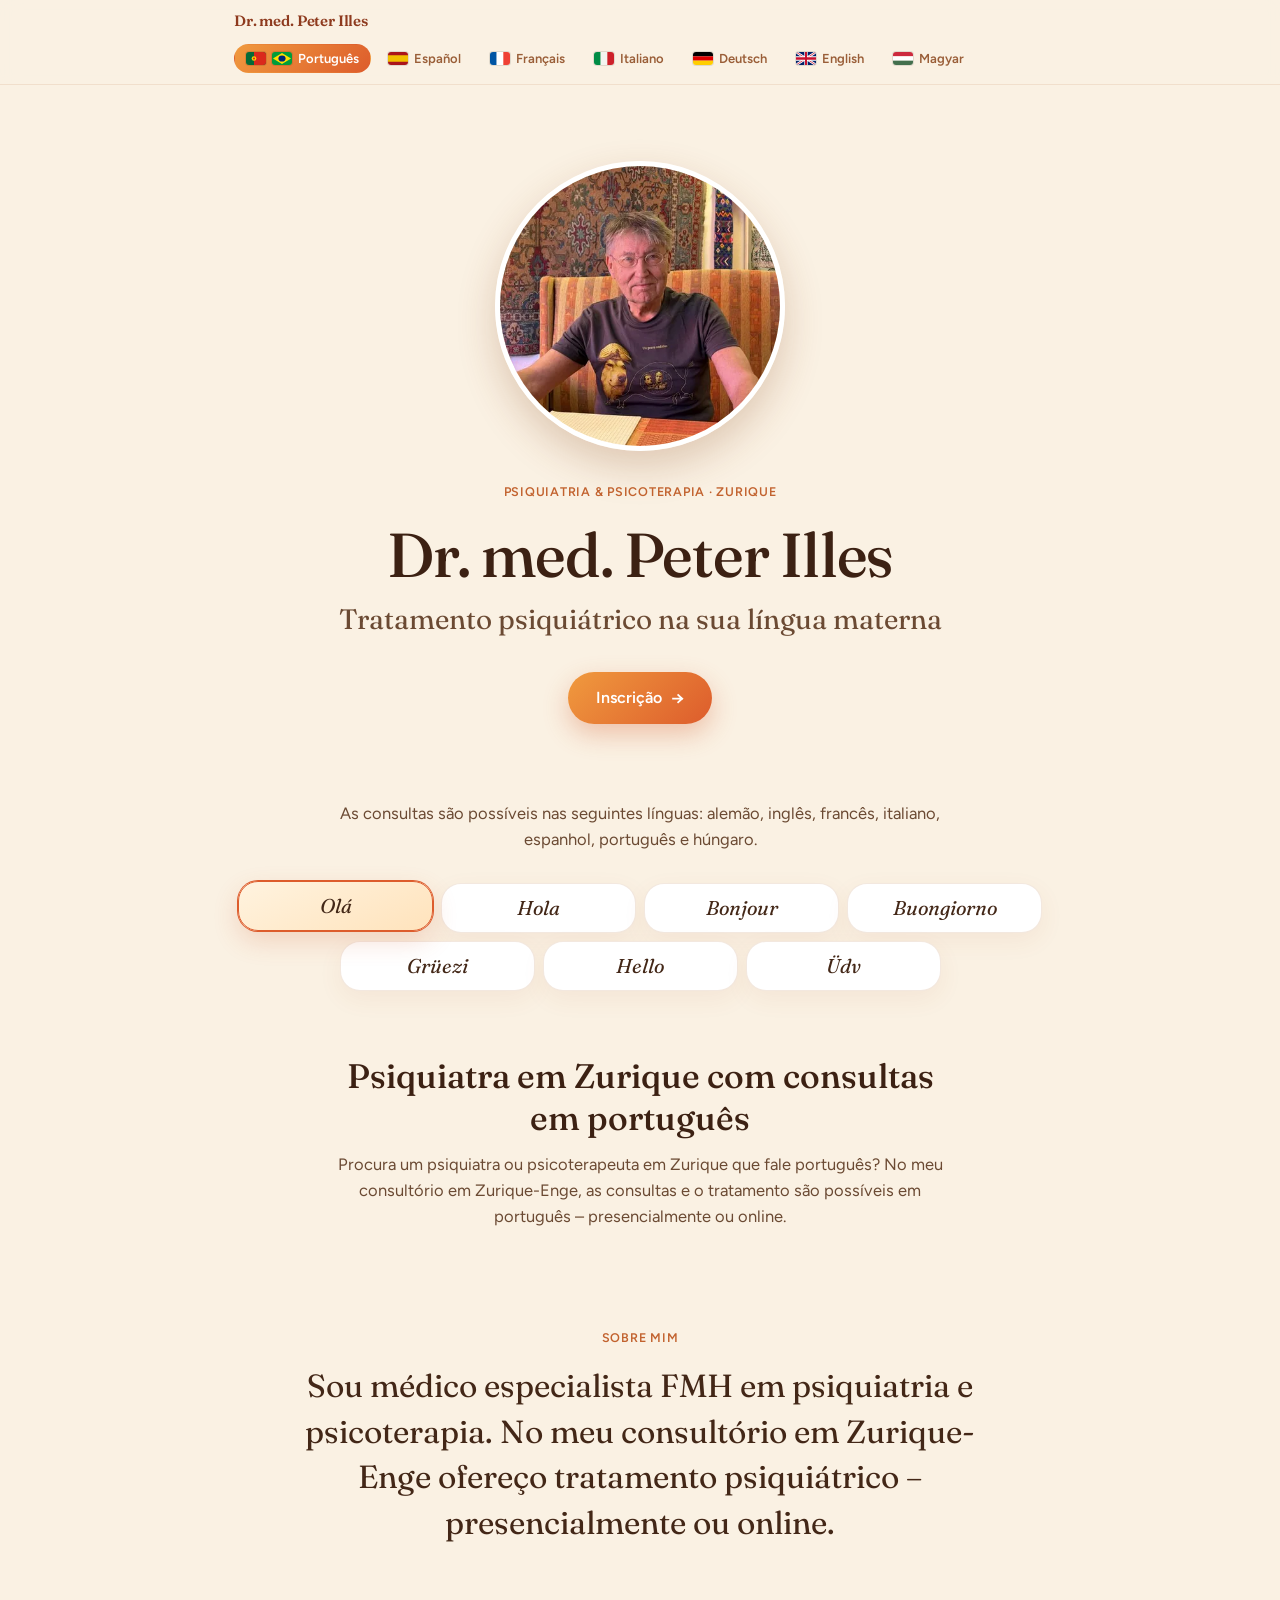
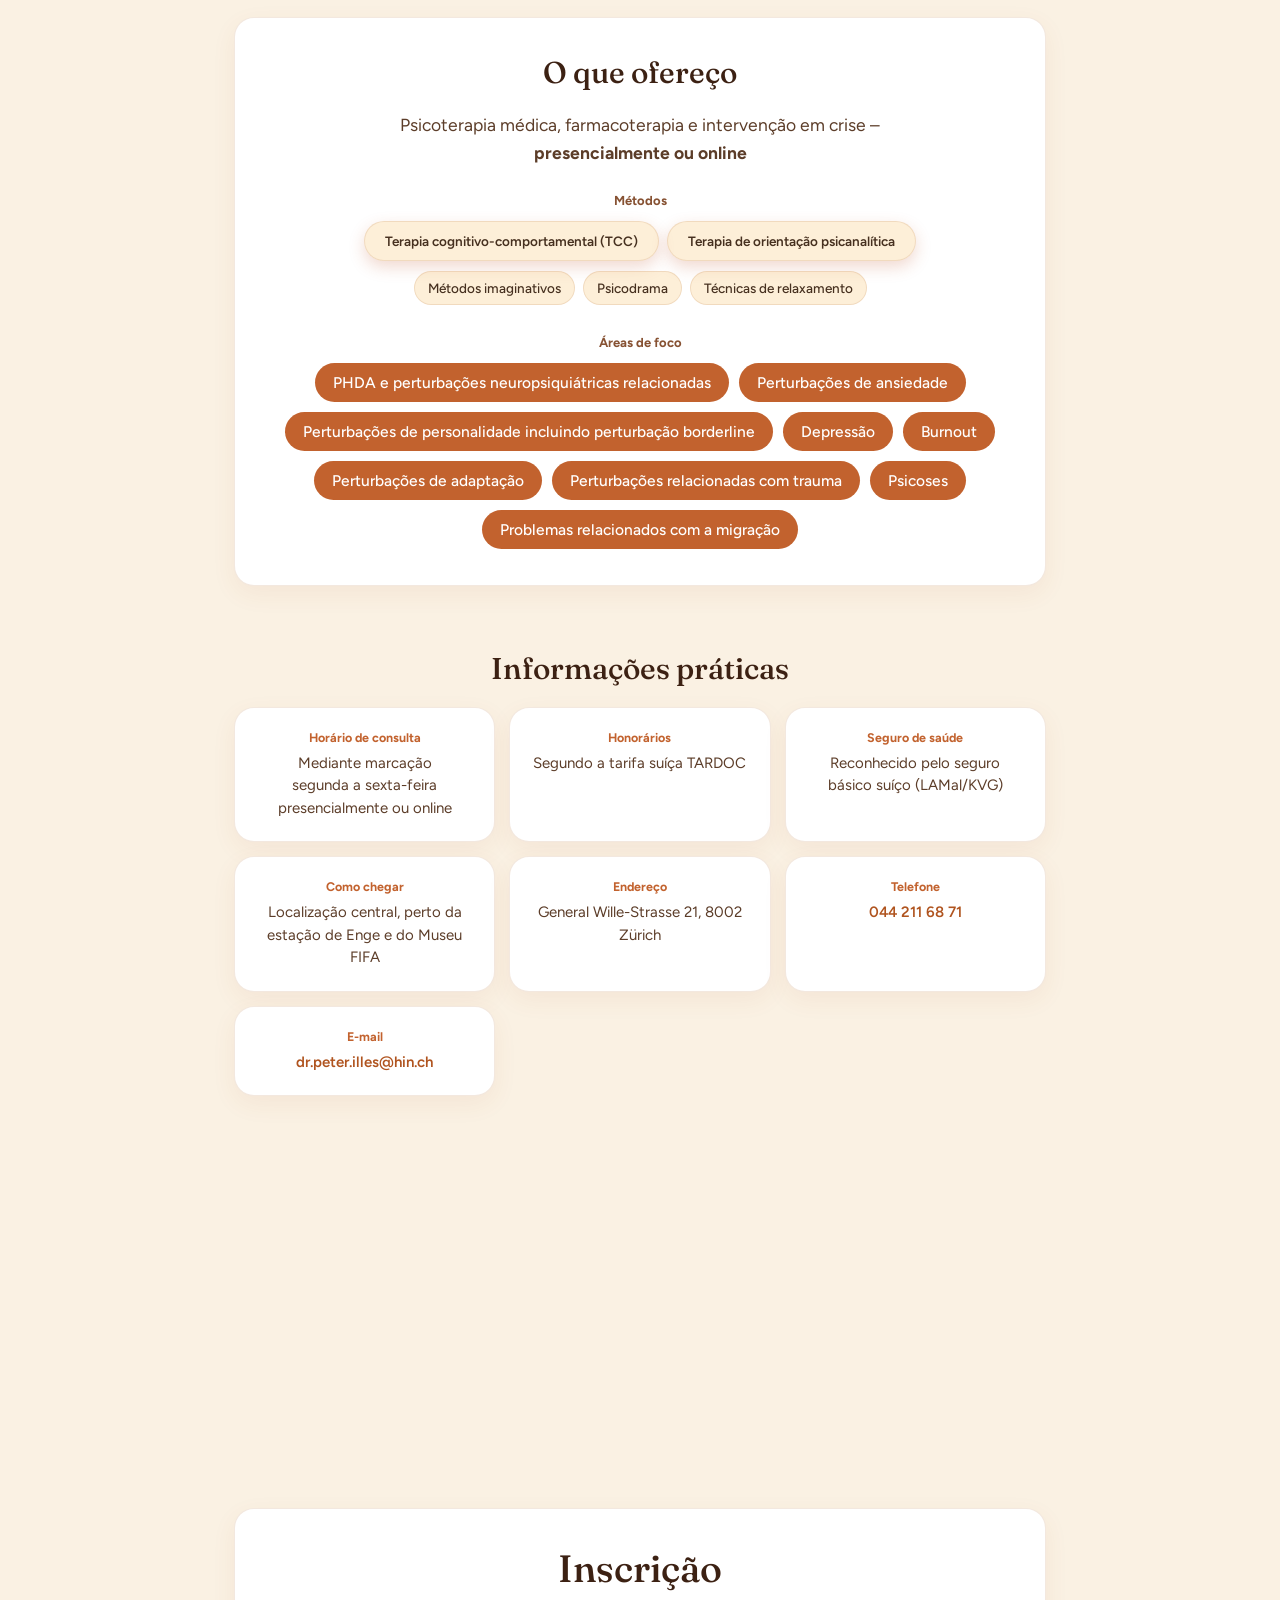
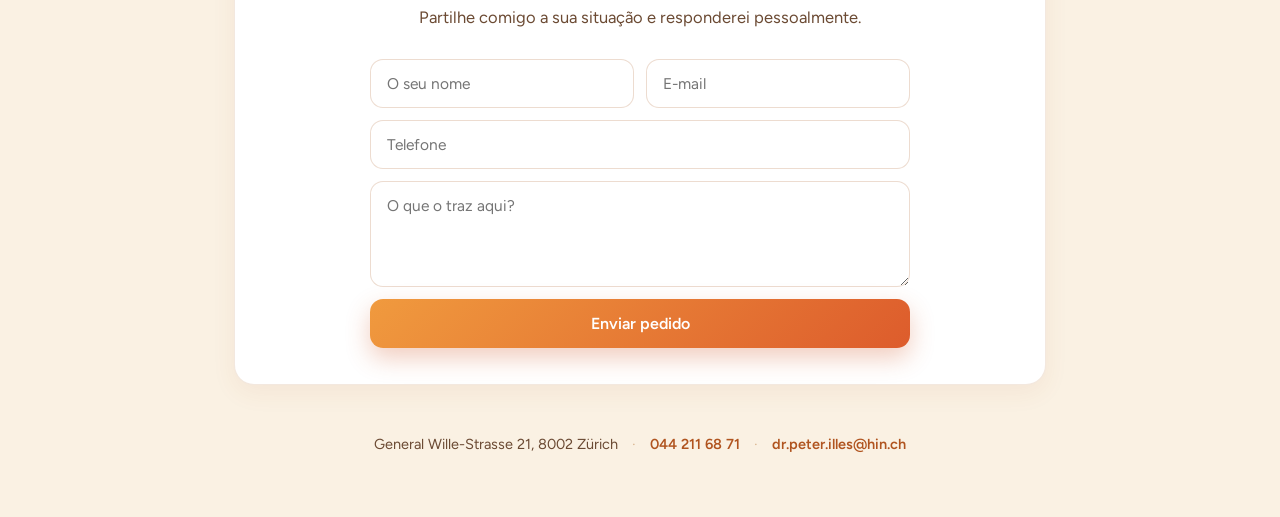
<file: pt/index.html>
<!DOCTYPE html>
<html lang="pt">
<head>
  <meta charset="utf-8">
  <meta name="viewport" content="width=device-width, initial-scale=1">
  <title>Psiquiatra em Zurique – consultas em português | Dr. med. Peter Illes</title>
  <meta name="description" content="Psiquiatra em Zurique: Dr. med. Peter Illes, especialista FMH. Consultas em português, alemão, inglês, francês, italiano, espanhol e húngaro – presencialmente ou online.">
  <meta name="robots" content="index, follow">
  <link rel="canonical" href="https://peterilles.info/pt/">

  <!-- hreflang alternates -->
  <link rel="alternate" hreflang="de" href="https://peterilles.info/">
  <link rel="alternate" hreflang="en" href="https://peterilles.info/en/">
  <link rel="alternate" hreflang="fr" href="https://peterilles.info/fr/">
  <link rel="alternate" hreflang="it" href="https://peterilles.info/it/">
  <link rel="alternate" hreflang="es" href="https://peterilles.info/es/">
  <link rel="alternate" hreflang="pt" href="https://peterilles.info/pt/">
  <link rel="alternate" hreflang="hu" href="https://peterilles.info/hu/">
  <link rel="alternate" hreflang="x-default" href="https://peterilles.info/">

  <!-- Open Graph -->
  <meta property="og:type" content="website">
  <meta property="og:title" content="Psiquiatra em Zurique – consultas em português | Dr. med. Peter Illes">
  <meta property="og:description" content="Psiquiatria e psicoterapia em Zurique, com consultas em português. General Wille-Strasse 21, 8002 Zurique.">
  <meta property="og:url" content="https://peterilles.info/pt/">
  <meta property="og:locale" content="pt_PT">
  <meta property="og:site_name" content="Dr. med. Peter Illes">
  <meta property="og:image" content="https://peterilles.info/dr-illes-portrait.webp">

  <!-- Fonts -->
  <link rel="preconnect" href="https://fonts.googleapis.com">
  <link rel="preconnect" href="https://fonts.gstatic.com" crossorigin>
  <link href="https://fonts.googleapis.com/css2?family=Figtree:wght@400;500;600;700&family=Fraunces:opsz,ital,wght@9..144,0,400;9..144,0,500;9..144,0,600;9..144,1,400&display=swap" rel="stylesheet">

  <style>@keyframes floatUp{0%{opacity:0;transform:translateY(14px)}to{opacity:1;transform:translateY(0)}}*,::after,::before{box-sizing:border-box}body{margin:0;font-family:"Figtree",system-ui,sans-serif;color:#46301f;background:#faf1e3;min-height:100vh;-webkit-font-smoothing:antialiased}::selection{background:#f6c56a;color:#4a2410}a{color:inherit}button{font-family:inherit}#nav{position:sticky;top:0;z-index:20;background:rgba(250,241,227,.86);backdrop-filter:blur(10px);border-bottom:1px solid rgba(180,110,60,.14)}#nav-inner,main{max-width:860px;margin:0 auto}#nav-inner,.pill{align-items:center}#nav-inner{padding:11px 24px;display:flex;justify-content:space-between;gap:14px;flex-wrap:wrap}#hero h1,#langs-intro h2,#nav-name{font-family:"Fraunces",Georgia,serif}#nav-name{font-weight:600;font-size:15px;color:#8e3a1e;letter-spacing:-.01em}#lang-pills{display:flex;flex-wrap:wrap;gap:5px}.pill{text-decoration:none;display:inline-flex;gap:6px;cursor:pointer;font-size:13px;font-weight:600;padding:6px 11px;border-radius:999px;border:1.5px solid transparent;transition:all .2s;background:0 0;color:#9a5e38}.pill.active{background:linear-gradient(135deg,#f09a3e,#dd5c2c);color:#fff}.pill svg{border-radius:3px;box-shadow:0 0 0 1px rgba(0,0,0,.1);flex:none}main{padding:0 24px}#hero{padding:76px 0 44px;text-align:center;animation:floatUp .7s ease both}#hero-portrait{width:clamp(230px,34vw,290px);height:clamp(230px,34vw,290px);border-radius:50%;object-fit:cover;object-position:center 28%;margin:0 auto 30px;display:block;border:5px solid #fff;box-shadow:0 16px 38px rgba(140,70,30,.24)}#hero-kicker{display:inline-block;font-size:12.5px;font-weight:600;letter-spacing:.06em;text-transform:uppercase;color:#c2622e;margin-bottom:24px}#hero h1,#langs-intro h2{font-weight:500;color:#3c2113}#hero h1{font-size:clamp(36px,5.4vw,62px);line-height:1.04;letter-spacing:-.018em;margin:0 auto 14px;max-width:none;text-wrap:balance}#hero-lead{font-family:"Fraunces",Georgia,serif;font-weight:400;font-size:clamp(20px,2.6vw,28px);line-height:1.3;color:#6b4a33;max-width:22em;margin:0 auto 34px;text-wrap:balance}#hero-cta{display:inline-flex;align-items:center;gap:9px;background:linear-gradient(135deg,#f09a3e,#dd5c2c);color:#fff;font-weight:600;font-size:16px;text-decoration:none;padding:15px 28px;border-radius:999px;box-shadow:0 10px 26px rgba(210,90,44,.32)}#langs-section{padding:32px 0}#langs-intro{text-align:center;max-width:38em;margin:0 auto 30px}#langs-intro h2{font-size:clamp(26px,3.4vw,38px);margin:0 0 12px}#langs-intro p{font-size:16.5px;line-height:1.6;color:#6b4a33;margin:0}#lang-cards,.lang-card{display:flex;justify-content:center}#lang-cards{flex-wrap:wrap;gap:8px}.lang-card{text-decoration:none;font-family:inherit;cursor:pointer;flex-direction:column;align-items:center;gap:6px;padding:14px 6px;border-radius:18px;transition:all .22s;background:#fff;border:2px solid rgba(180,110,60,.14);width:calc(25% - 8px);min-width:110px}.lang-card.active{background:linear-gradient(155deg,#fff3df,#ffe3bc);border:2px solid #dd5c2c;box-shadow:0 10px 26px rgba(210,90,44,.2);transform:translateY(-2px)}#approach p,.lang-card-hello{font-family:"Fraunces",Georgia,serif;font-weight:400;color:#432717}.lang-card-hello{font-style:italic;font-size:20px;line-height:1}#approach{padding:48px 0;text-align:center}#approach-kicker{font-size:12.5px;font-weight:600;letter-spacing:.06em;text-transform:uppercase;color:#c2622e;margin-bottom:18px}#approach p{font-size:clamp(22px,3vw,32px);line-height:1.42;margin:0 auto;max-width:22em;text-wrap:pretty}#offer{padding:24px 0}#offer-box{background:#fff;border:1px solid rgba(180,110,60,.16);border-radius:22px;padding:36px;text-align:center}#offer-kicker{font-family:"Fraunces",Georgia,serif;font-size:clamp(22px,2.8vw,30px);font-weight:500;color:#3c2113;margin:0 0 20px}#contact-box>p,#offer-body{font-size:17.5px;line-height:1.6;color:#5c3d29;margin:0 auto 26px;max-width:34em}#methods-title{font-size:13px;font-weight:700;color:#875233;margin-bottom:13px}#methods-list{display:flex;flex-direction:column;gap:10px;align-items:center}.methods-primary-row,.methods-secondary-row{display:flex;flex-wrap:wrap;gap:8px;justify-content:center}.method-tag,.method-tag-primary{font-size:13.5px;font-weight:500;background:#f7cd8652;border:1px solid rgba(180,110,60,.16);padding:8px 13px;border-radius:999px}.method-tag-primary{font-weight:600;padding:11px 20px;box-shadow:0 6px 16px rgba(190,80,40,.22)}#focus{padding:24px 0}#focus h2{font-size:clamp(22px,2.8vw,30px);margin:0 0 18px;text-align:center}#focus-list{display:flex;flex-wrap:wrap;gap:10px;justify-content:center}.focus-tag{font-size:15.5px;font-weight:500;color:#fff;background:#c2622e;padding:10px 18px;border-radius:999px}#practical{padding:40px 0 24px}#contact-box h2,#focus h2,#practical h2{font-family:"Fraunces",Georgia,serif;font-weight:500;color:#3c2113}#practical h2{font-size:clamp(22px,2.8vw,30px);margin:0 0 20px;text-align:center}#practical-grid{display:grid;grid-template-columns:repeat(auto-fit,minmax(210px,1fr));gap:14px}.info-card{background:#fff;border:1px solid rgba(180,110,60,.16);border-radius:18px;padding:22px;text-align:center}.info-label{font-size:12.5px;font-weight:700;color:#c2622e;margin-bottom:7px}.info-value{font-size:15px;line-height:1.5;color:#5c3d29}#contact{padding:44px 0 30px;scroll-margin-top:60px}#contact-box{background:linear-gradient(160deg,#fffdf9,#ffead0);border:1px solid rgba(180,110,60,.18);border-radius:28px;padding:44px;box-shadow:0 18px 46px rgba(170,90,45,.12);text-align:center}#contact-box h2{font-size:clamp(26px,3.4vw,38px);margin:0 0 12px}#contact-box>p{font-size:16.5px;color:#6b4a33;margin:0 auto 28px;max-width:32em}#contact-form{display:grid;grid-template-columns:1fr 1fr;gap:12px;max-width:540px;margin:0 auto;text-align:left}#contact-form input,#contact-form textarea{font-family:inherit;font-size:15.5px;color:#46301f;background:#fff;border:1.5px solid rgba(180,110,60,.24);border-radius:13px;padding:14px 16px;outline:0;transition:border-color .2s}#contact-form input:focus,#contact-form textarea:focus{border-color:#dd5c2c}#contact-form input[name=phone],#contact-form textarea,#form-note{grid-column:1/-1}#contact-form textarea{resize:vertical}#contact-form button{grid-column:1/-1;font-family:inherit;font-weight:600;font-size:16px;color:#fff;background:linear-gradient(135deg,#f09a3e,#dd5c2c);border:0;border-radius:13px;padding:15px;cursor:pointer;box-shadow:0 10px 24px rgba(210,90,44,.3);transition:opacity .2s}#contact-form button:hover{opacity:.88}#form-note{font-size:12.5px;color:#a4673f;line-height:1.45;text-align:center}@media (max-width:640px){#contact-box{padding:28px 20px}#contact-form{grid-template-columns:1fr}}footer{padding:20px 0 64px;display:flex;flex-wrap:wrap;gap:14px;justify-content:center;align-items:center}footer a,footer span{font-size:14.5px;color:#6b4a33}footer .dot{color:#d8b48e}footer a{color:#b0541f;text-decoration:none;font-weight:600}#pt-info{padding:32px 0}#pt-info div{text-align:center;max-width:38em;margin:0 auto}#pt-info h2{font-family:"Fraunces",Georgia,serif;font-weight:500;color:#3c2113;font-size:clamp(24px,3vw,34px);margin:0 0 12px}#pt-info p{font-size:16.5px;line-height:1.6;color:#6b4a33;margin:0 0 10px}#pt-info a{color:#b0541f;font-weight:600}#focus-title{font-family:inherit;font-size:13px;font-weight:700;color:#875233;margin:30px 0 13px}#offer-box,#contact-box,.info-card,.lang-card{background:#fff;border:1px solid rgba(180,110,60,.16);border-radius:20px;box-shadow:0 8px 24px rgba(170,90,45,.07)}#offer-box,#contact-box{padding:36px}.lang-card.active{background:linear-gradient(155deg,#fff3df,#ffe3bc);border:1px solid #dd5c2c;box-shadow:0 0 0 1px #dd5c2c,0 10px 26px rgba(210,90,44,.2)}@media (max-width:640px){#offer-box,#contact-box{padding:28px 20px}}</style>

  <script type="application/ld+json">{"@context":"https://schema.org","@type":"Physician","@id":"https://peterilles.info/#physician","name":"Dr. med. Peter Illes","description":"Psiquiatra em Zurique: Dr. med. Peter Illes, especialista FMH. Consultas em português, alemão, inglês, francês, italiano, espanhol e húngaro – presencialmente ou online.","medicalSpecialty":"https://schema.org/Psychiatric","url":"https://peterilles.info/pt/","image":"https://peterilles.info/dr-illes-portrait.webp","telephone":"+41442116871","email":"mailto:dr.peter.illes@hin.ch","address":{"@type":"PostalAddress","streetAddress":"General Wille-Strasse 21","postalCode":"8002","addressLocality":"Zürich","addressCountry":"CH"},"geo":{"@type":"GeoCoordinates","latitude":47.36374597116766,"longitude":8.529243776901245},"hasMap":"https://www.google.com/maps/search/?api=1&query=General+Wille-Strasse+21%2C+8002+Z%C3%BCrich","availableLanguage":["German","English","French","Italian","Spanish","Portuguese","Hungarian"]}</script>

  <!-- Google tag (gtag.js) -->
  <script async src="https://www.googletagmanager.com/gtag/js?id=G-DBEB4YR8NC"></script>
  <script>
    window.dataLayer = window.dataLayer || [];
    function gtag(){dataLayer.push(arguments);}
    gtag('js', new Date());

    gtag('config', 'G-DBEB4YR8NC');
  </script>
</head>
<body>

<!-- STICKY NAV -->
<div id="nav">
  <div id="nav-inner">
    <div id="nav-name">Dr. med. Peter Illes</div>
    <nav id="lang-pills" aria-label="language"><a class="pill" href="/" aria-label="Deutsch"><svg width="20" height="13" xmlns="http://www.w3.org/2000/svg" preserveAspectRatio="none" viewBox="0 0 3 2"><rect y="0" width="3" height="0.667" fill="#000000"/><rect y="0.667" width="3" height="0.667" fill="#DD0000"/><rect y="1.333" width="3" height="0.667" fill="#FFCE00"/></svg> Deutsch</a><a class="pill" href="/en/" aria-label="English"><svg width="20" height="13" xmlns="http://www.w3.org/2000/svg" preserveAspectRatio="none" viewBox="0 0 60 30"><rect width="60" height="30" fill="#012169"/><path d="M0,0 L60,30 M60,0 L0,30" stroke="#fff" stroke-width="6"/><path d="M0,0 L60,30 M60,0 L0,30" stroke="#C8102E" stroke-width="2"/><path d="M30,0 V30 M0,15 H60" stroke="#fff" stroke-width="10"/><path d="M30,0 V30 M0,15 H60" stroke="#C8102E" stroke-width="6"/></svg> English</a><a class="pill" href="/fr/" aria-label="Français"><svg width="20" height="13" xmlns="http://www.w3.org/2000/svg" preserveAspectRatio="none" viewBox="0 0 3 2"><rect x="0" width="1" height="2" fill="#0055A4"/><rect x="1" width="1" height="2" fill="#FFFFFF"/><rect x="2" width="1" height="2" fill="#EF4135"/></svg> Français</a><a class="pill" href="/it/" aria-label="Italiano"><svg width="20" height="13" xmlns="http://www.w3.org/2000/svg" preserveAspectRatio="none" viewBox="0 0 3 2"><rect x="0" width="1" height="2" fill="#008C45"/><rect x="1" width="1" height="2" fill="#F4F5F0"/><rect x="2" width="1" height="2" fill="#CD212A"/></svg> Italiano</a><a class="pill" href="/es/" aria-label="Español"><svg width="20" height="13" xmlns="http://www.w3.org/2000/svg" preserveAspectRatio="none" viewBox="0 0 3 2"><rect width="3" height="2" fill="#AA151B"/><rect y="0.5" width="3" height="1" fill="#F1BF00"/></svg> Español</a><a class="pill active" href="/pt/" aria-label="Português"><svg width="20" height="13" xmlns="http://www.w3.org/2000/svg" preserveAspectRatio="none" viewBox="0 0 60 40"><rect width="60" height="40" fill="#046A38"/><rect x="24" width="36" height="40" fill="#DA291C"/><circle cx="24" cy="20" r="7" fill="#FFD100"/><circle cx="24" cy="20" r="3.2" fill="#DA291C"/></svg> Português</a><a class="pill" href="/hu/" aria-label="Magyar"><svg width="20" height="13" xmlns="http://www.w3.org/2000/svg" preserveAspectRatio="none" viewBox="0 0 3 2"><rect y="0" width="3" height="0.667" fill="#CD2A3E"/><rect y="0.667" width="3" height="0.667" fill="#FFFFFF"/><rect y="1.333" width="3" height="0.667" fill="#436F4D"/></svg> Magyar</a></nav>
  </div>
</div>

<main>
  <!-- HERO -->
  <section id="hero">
    <img id="hero-portrait" src="/dr-illes-portrait.webp" alt="Dr. med. Peter Illes" width="290" height="290" fetchpriority="high" decoding="async">
    <div id="hero-kicker">Psiquiatria & Psicoterapia · Zurique</div>
    <h1 id="hero-name">Dr. med. Peter Illes</h1>
    <p id="hero-lead">Tratamento psiquiátrico na sua língua materna</p>
    <a href="#contact" id="hero-cta">Inscrição <span style="font-size:18px">→</span></a>
  </section>

  <!-- LANGUAGE USP -->
  <section id="langs-section">
    <div id="langs-intro">
      <p id="langs-body">As consultas são possíveis nas seguintes línguas: alemão, inglês, francês, italiano, espanhol, português e húngaro.</p>
    </div>
    <div id="lang-cards"><a class="lang-card" href="/" aria-label="Deutsch"><span class="lang-card-hello">Grüezi</span></a><a class="lang-card" href="/en/" aria-label="English"><span class="lang-card-hello">Hello</span></a><a class="lang-card" href="/fr/" aria-label="Français"><span class="lang-card-hello">Bonjour</span></a><a class="lang-card" href="/it/" aria-label="Italiano"><span class="lang-card-hello">Buongiorno</span></a><a class="lang-card" href="/es/" aria-label="Español"><span class="lang-card-hello">Hola</span></a><a class="lang-card active" href="/pt/" aria-label="Português"><span class="lang-card-hello">Olá</span></a><a class="lang-card" href="/hu/" aria-label="Magyar"><span class="lang-card-hello">Üdv</span></a></div>
  </section>

  <!-- PORTUGUESE SEO -->
  <section id="pt-info">
    <div>
      <h2>Psiquiatra em Zurique com consultas em português</h2>
      <p>Procura um psiquiatra ou psicoterapeuta em Zurique que fale português? No meu consultório em Zurique-Enge, as consultas e o tratamento são possíveis em português – presencialmente ou online.</p>
    </div>
  </section>

  <!-- APPROACH -->
  <section id="approach">
    <h2 id="approach-kicker">Sobre mim</h2>
    <p id="approach-body">Sou médico especialista FMH em psiquiatria e psicoterapia. No meu consultório em Zurique-Enge ofereço tratamento psiquiátrico – presencialmente ou online.</p>
  </section>

  <!-- OFFER -->
  <section id="offer">
    <div id="offer-box">
      <h2 id="offer-kicker">O que ofereço</h2>
      <p id="offer-body">Psicoterapia médica, farmacoterapia e intervenção em crise – <strong>presencialmente ou online</strong></p>
      <div id="methods-title">Métodos</div>
      <div id="methods-list"><div class="methods-primary-row"><span class="method-tag-primary">Terapia cognitivo-comportamental (TCC)</span><span class="method-tag-primary">Terapia de orientação psicanalítica</span></div><div class="methods-secondary-row"><span class="method-tag">Métodos imaginativos</span><span class="method-tag">Psicodrama</span><span class="method-tag">Técnicas de relaxamento</span></div></div>
      <h3 id="focus-title">Áreas de foco</h3>
      <div id="focus-list"><span class="focus-tag">PHDA e perturbações neuropsiquiátricas relacionadas</span><span class="focus-tag">Perturbações de ansiedade</span><span class="focus-tag">Perturbações de personalidade incluindo perturbação borderline</span><span class="focus-tag">Depressão</span><span class="focus-tag">Burnout</span><span class="focus-tag">Perturbações de adaptação</span><span class="focus-tag">Perturbações relacionadas com trauma</span><span class="focus-tag">Psicoses</span><span class="focus-tag">Problemas relacionados com a migração</span></div>
    </div>
  </section>

  <!-- PRACTICAL -->
  <section id="practical">
    <h2 id="practical-title">Informações práticas</h2>
    <div id="practical-grid">
      <div class="info-card"><div class="info-label" id="hours-label">Horário de consulta</div><div class="info-value" id="hours-value">Mediante marcação<br>segunda a sexta-feira<br>presencialmente ou online</div></div>
      <div class="info-card"><div class="info-label" id="fees-label">Honorários</div><div class="info-value" id="fees-value">Segundo a tarifa suíça TARDOC</div></div>
      <div class="info-card"><div class="info-label" id="insurance-label">Seguro de saúde</div><div class="info-value" id="insurance-value">Reconhecido pelo seguro básico suíço (LAMal/KVG)</div></div>
      <div class="info-card"><div class="info-label" id="access-label">Como chegar</div><div class="info-value" id="access-value">Localização central, perto da estação de Enge e do Museu FIFA</div></div>
      <div class="info-card"><div class="info-label" id="address-label">Endereço</div><div class="info-value" id="address-value">General Wille-Strasse 21, 8002 Zürich</div></div>
      <div class="info-card"><div class="info-label" id="tel-label">Telefone</div><div class="info-value"><a href="tel:+41442116871" style="color:#B0541F;font-weight:600;text-decoration:none;">044 211 68 71</a></div></div>
      <div class="info-card"><div class="info-label" id="email-label">E-mail</div><div class="info-value"><a href="mailto:dr.peter.illes@hin.ch" style="color:#B0541F;font-weight:600;text-decoration:none;">dr.peter.illes@hin.ch</a></div></div>
    </div>
    <div id="maps-container">
      <iframe
        src="https://www.google.com/maps/embed?pb=!1m18!1m12!1m3!1d2703.6177281093!2d8.529243776901244!3d47.36374597116766!2m3!1f0!2f0!3f0!3m2!1i1024!2i768!4f13.1!3m3!1m2!1s0x479aa0b48cf09d8b%3A0x2b2e5c6c2d6b8e2a!2sGeneral+Wille-Strasse+21%2C+8002+Z%C3%BCrich!5e0!3m2!1sde!2sch!4v1700000000000!5m2!1sde!2sch"
        width="100%" height="320" style="border:0; border-radius:18px; margin-top:20px;" allowfullscreen="" loading="lazy" referrerpolicy="no-referrer-when-downgrade">
      </iframe>
    </div>
  </section>

  <!-- CONTACT -->
  <section id="contact">
    <div id="contact-box">
      <h2 id="contact-title">Inscrição</h2>
      <p id="contact-body">Partilhe comigo a sua situação e responderei pessoalmente.</p>
      <form id="contact-form">
        <input name="name" required id="f-name" placeholder="O seu nome">
        <input name="email" type="email" required id="f-email" placeholder="E-mail">
        <input name="phone" id="f-phone" placeholder="Telefone">
        <textarea name="concern" rows="4" id="f-concern" placeholder="O que o traz aqui?"></textarea>
        <button type="submit" id="f-submit">Enviar pedido</button>
      </form>
      <div id="form-thanks" style="display:none; padding:24px 0; font-family:'Fraunces',Georgia,serif; font-size:22px; color:#3C2113; font-weight:500;"></div>
    </div>
  </section>

  <!-- FOOTER -->
  <footer>
    <span>General Wille-Strasse 21, 8002 Zürich</span>
    <span class="dot">·</span>
    <a href="tel:+41442116871">044 211 68 71</a>
    <span class="dot">·</span>
    <a href="mailto:dr.peter.illes@hin.ch">dr.peter.illes@hin.ch</a>
  </footer>
</main>

<script>const contact={name:"Dr. med. Peter Illes",address1:"General Wille-Strasse 21",address2:"8002 Zürich",tel:"044 211 68 71",email:"dr.peter.illes@hin.ch"},langs=[{code:"pt",label:"Português",hello:"Olá",extraFlag:"pt-br"},{code:"es",label:"Español",hello:"Hola"},{code:"fr",label:"Français",hello:"Bonjour"},{code:"it",label:"Italiano",hello:"Buongiorno"},{code:"de",label:"Deutsch",hello:"Grüezi"},{code:"en",label:"English",hello:"Hello"},{code:"hu",label:"Magyar",hello:"Üdv"}],langUrls={de:"/",en:"/en/",fr:"/fr/",it:"/it/",es:"/es/",pt:"/pt/",hu:"/hu/"},t={pt:{kicker:"Psiquiatria & Psicoterapia · Zurique",heroLead:"Tratamento psiquiátrico na sua língua materna",langsBody:"As consultas são possíveis nas seguintes línguas: alemão, inglês, francês, italiano, espanhol, português e húngaro.",approachTitle:"Sobre mim",approachBody:"Sou médico especialista FMH em psiquiatria e psicoterapia. No meu consultório em Zurique-Enge ofereço tratamento psiquiátrico – presencialmente ou online.",offerTitle:"O que ofereço",offerBody:"Psicoterapia médica, farmacoterapia e intervenção em crise – <strong>presencialmente ou online</strong>",methodsTitle:"Métodos",methodsPrimary:["Terapia cognitivo-comportamental (TCC)","Terapia de orientação psicanalítica"],methods:["Métodos imaginativos","Psicodrama","Técnicas de relaxamento"],focusTitle:"Áreas de foco",focus:["PHDA e perturbações neuropsiquiátricas relacionadas","Perturbações de ansiedade","Perturbações de personalidade incluindo perturbação borderline","Depressão","Burnout","Perturbações de adaptação","Perturbações relacionadas com trauma","Psicoses","Problemas relacionados com a migração"],practicalTitle:"Informações práticas",hoursLabel:"Horário de consulta",hoursValue:"Mediante marcação<br>segunda a sexta-feira<br>presencialmente ou online",feesLabel:"Honorários",feesValue:"Segundo a tarifa suíça TARDOC",insuranceLabel:"Seguro de saúde",insuranceValue:"Reconhecido pelo seguro básico suíço (LAMal/KVG)",accessLabel:"Como chegar",accessValue:"Localização central, perto da estação de Enge e do Museu FIFA",addressLabel:"Endereço",addressValue:"General Wille-Strasse 21, 8002 Zürich",contactTitle:"Inscrição",contactBody:"Partilhe comigo a sua situação e responderei pessoalmente.",telLabel:"Telefone",emailLabel:"E-mail",fName:"O seu nome",fEmail:"E-mail",fPhone:"Telefone",fConcern:"O que o traz aqui?",fSubmit:"Enviar pedido",fThanks:"Obrigado pelo seu e-mail! Responderei em breve. Em caso de emergência, também estou contactável por telefone através do: 044 211 68 71"},es:{kicker:"Psiquiatría & Psicoterapia · Zúrich",heroLead:"Tratamiento psiquiátrico en su lengua materna",langsBody:"Las consultas son posibles en los siguientes idiomas: alemán, inglés, francés, italiano, español, portugués y húngaro.",approachTitle:"Sobre mí",approachBody:"Soy médico especialista FMH en psiquiatría y psicoterapia. En mi consulta en Zúrich-Enge ofrezco tratamiento psiquiátrico, de forma presencial o en línea.",offerTitle:"Lo que ofrezco",offerBody:"Psicoterapia médica, farmacoterapia e intervención en crisis – <strong>en consulta o en línea</strong>",methodsTitle:"Métodos",methodsPrimary:["Terapia cognitivo-conductual (TCC)","Terapia de orientación psicoanalítica"],methods:["Métodos imaginativos","Psicodrama","Técnicas de relajación"],focusTitle:"Áreas de enfoque",focus:["TDAH y trastornos neuropsiquiátricos relacionados","Trastornos de ansiedad","Trastornos de personalidad incluido el trastorno límite","Depresión","Burnout","Trastornos adaptativos","Trastornos relacionados con el trauma","Psicosis","Problemas relacionados con la migración"],practicalTitle:"Información práctica",hoursLabel:"Horario de consulta",hoursValue:"Con cita previa<br>lunes a viernes<br>en consulta o en línea",feesLabel:"Honorarios",feesValue:"Según la tarifa suiza TARDOC",insuranceLabel:"Seguro médico",insuranceValue:"Reconocido por el seguro básico suizo (LAMal/KVG)",accessLabel:"Cómo llegar",accessValue:"Ubicación céntrica, cerca de la estación de Enge y del Museo FIFA",addressLabel:"Dirección",addressValue:"General Wille-Strasse 21, 8002 Zürich",contactTitle:"Inscripción",contactBody:"Comparta conmigo su consulta y le responderé personalmente.",telLabel:"Teléfono",emailLabel:"Correo electrónico",fName:"Tu nombre",fEmail:"Correo electrónico",fPhone:"Teléfono",fConcern:"¿Qué le trae aquí?",fSubmit:"Enviar solicitud",fThanks:"¡Gracias por su correo! Le responderé en breve. En caso de urgencia, también puede llamarme al: 044 211 68 71"},fr:{kicker:"Psychiatrie & Psychothérapie · Zurich",heroLead:"Traitement psychiatrique dans votre langue maternelle",langsBody:"Les consultations sont possibles dans les langues suivantes : allemand, anglais, français, italien, espagnol, portugais et hongrois.",approachTitle:"À propos de moi",approachBody:"Je suis médecin spécialiste FMH en psychiatrie et psychothérapie. Dans mon cabinet à Zurich-Enge, je propose un traitement psychiatrique – en cabinet ou en ligne.",offerTitle:"Ce que je propose",offerBody:"Psychothérapie médicale, pharmacothérapie et intervention de crise – <strong>en cabinet ou en ligne</strong>",methodsTitle:"Méthodes",methodsPrimary:["Thérapie cognitivo-comportementale (TCC)","Thérapie d'orientation psychanalytique"],methods:["Méthodes imaginatives","Psychodrame","Techniques de relaxation"],focusTitle:"Domaines de spécialité",focus:["TDAH et troubles neuropsychiatriques associés","Troubles anxieux","Troubles de la personnalité dont trouble borderline","Dépression","Burn-out","Troubles de l'adaptation","Troubles liés au trauma","Psychoses","Problèmes liés à la migration"],practicalTitle:"Informations pratiques",hoursLabel:"Heures de consultation",hoursValue:"Sur rendez-vous<br>du lundi au vendredi<br>en cabinet ou en ligne",feesLabel:"Honoraires",feesValue:"Selon le tarif suisse TARDOC",insuranceLabel:"Assurance maladie",insuranceValue:"Reconnu par l'assurance de base suisse (LAMal/KVG)",accessLabel:"Accès",accessValue:"Situation centrale, à proximité de la gare d'Enge et du Musée FIFA",addressLabel:"Adresse",addressValue:"General Wille-Strasse 21, 8002 Zürich",contactTitle:"Inscription",contactBody:"Faites-moi part de votre demande et je vous répondrai personnellement.",telLabel:"Téléphone",emailLabel:"E-mail",fName:"Votre nom",fEmail:"E-mail",fPhone:"Téléphone",fConcern:"Qu'est-ce qui vous amène ?",fSubmit:"Envoyer la demande",fThanks:"Merci pour votre e-mail ! Je vous répondrai dans les meilleurs délais. En cas d'urgence, je suis également joignable par téléphone au : 044 211 68 71"},it:{kicker:"Psichiatria & Psicoterapia · Zurigo",heroLead:"Trattamento psichiatrico nella sua lingua madre",langsBody:"Le consultazioni sono possibili nelle seguenti lingue: tedesco, inglese, francese, italiano, spagnolo, portoghese e ungherese.",approachTitle:"Chi sono",approachBody:"Sono medico specialista FMH in psichiatria e psicoterapia. Nel mio studio a Zurigo-Enge offro un trattamento psichiatrico – in studio o online.",offerTitle:"Cosa offro",offerBody:"Psicoterapia medica, farmacoterapia e intervento in situazioni di crisi – <strong>in studio o online</strong>",methodsTitle:"Metodi",methodsPrimary:["Terapia cognitivo-comportamentale (TCC)","Terapia a orientamento psicoanalitico"],methods:["Metodi immaginativi","Psicodramma","Tecniche di rilassamento"],focusTitle:"Aree di specializzazione",focus:["ADHD e disturbi neuropsichiatrici correlati","Disturbi d'ansia","Disturbi di personalità incluso il disturbo borderline","Depressione","Burnout","Disturbi dell'adattamento","Disturbi correlati al trauma","Psicosi","Problemi legati alla migrazione"],practicalTitle:"Informazioni pratiche",hoursLabel:"Orari di consultazione",hoursValue:"Su appuntamento<br>dal lunedì al venerdì<br>in studio o online",feesLabel:"Onorari",feesValue:"Secondo la tariffa svizzera TARDOC",insuranceLabel:"Assicurazione",insuranceValue:"Riconosciuto dall'assicurazione di base svizzera (LAMal/KVG)",accessLabel:"Come arrivare",accessValue:"Posizione centrale, vicino alla stazione di Enge e al Museo FIFA",addressLabel:"Indirizzo",addressValue:"General Wille-Strasse 21, 8002 Zürich",contactTitle:"Iscrizione",contactBody:"Mi comunichi la sua richiesta e le risponderò personalmente.",telLabel:"Telefono",emailLabel:"E-mail",fName:"Il tuo nome",fEmail:"E-mail",fPhone:"Telefono",fConcern:"Cosa la porta qui?",fSubmit:"Invia richiesta",fThanks:"Grazie per la sua e-mail! Le risponderò a breve. In caso di emergenza sono raggiungibile anche per telefono al: 044 211 68 71"},de:{kicker:"Psychiatrie & Psychotherapie · Zürich",heroLead:"Psychiatrische Behandlung in Ihrer Muttersprache",langsBody:"Konsultationen sind in folgenden Sprachen möglich: Deutsch, Englisch, Französisch, Italienisch, Spanisch, Portugiesisch und Ungarisch.",approachTitle:"Über mich",approachBody:"Ich bin Facharzt FMH für Psychiatrie und Psychotherapie. In meiner Praxis in Zürich-Enge biete ich ärztliche psychiatrische Behandlung an – vor Ort oder online.",offerTitle:"Mein Angebot",offerBody:"Ärztliche Psycho- und Pharmakotherapie sowie Krisenintervention – <strong>vor Ort oder Online</strong>",methodsTitle:"Methoden",methodsPrimary:["Kognitive Verhaltenstherapie (KVT)","Psychoanalytisch-orientierte Therapie"],methods:["Imaginative Verfahren","Psychodrama","Entspannungsverfahren"],focusTitle:"Schwerpunkte",focus:["ADHS und verwandte neuropsychiatrische Störungen","Angststörungen","Persönlichkeitsstörungen einschliesslich Borderline-Störung","Depressionen","Burn-out","Anpassungsstörungen","Traumafolgestörungen","Psychosen","Migrationsprobleme"],practicalTitle:"Praktische Informationen",hoursLabel:"Sprechzeiten",hoursValue:"Nach Vereinbarung<br>Montag bis Freitag<br>Vor Ort oder Online",feesLabel:"Honorar",feesValue:"Nach schweizerischem TARDOC-Tarif",insuranceLabel:"Krankenversicherung",insuranceValue:"Anerkannt durch die schweizerische Grundversicherung (KVG)",accessLabel:"Anfahrt",accessValue:"Zentral gelegen, unweit des Bahnhofs Enge und des FIFA-Museums",addressLabel:"Adresse",addressValue:"General Wille-Strasse 21, 8002 Zürich",contactTitle:"Anmeldung",contactBody:"Teilen Sie mir Ihr Anliegen, und ich melde mich persönlich bei Ihnen.",telLabel:"Telefon",emailLabel:"E-Mail",fName:"Ihr Name",fEmail:"E-Mail",fPhone:"Telefon",fConcern:"Was führt Sie zu mir?",fSubmit:"Anfrage senden",fThanks:"Danke für Ihre Mail! Ich melde mich zeitnah bei Ihnen. Im Notfall bin ich auch telefonisch erreichbar unter: 044 211 68 71"},en:{kicker:"Psychiatry & Psychotherapy · Zurich",heroLead:"Psychiatric treatment in your mother tongue",langsBody:"Consultations are possible in the following languages: German, English, French, Italian, Spanish, Portuguese, and Hungarian.",approachTitle:"About me",approachBody:"I am a board-certified psychiatrist and psychotherapist (FMH). At my practice in Zurich-Enge I offer psychiatric treatment – in person or online.",offerTitle:"What I offer",offerBody:"Medical psycho- and pharmacotherapy and crisis intervention – <strong>in person or online</strong>",methodsTitle:"Methods",methodsPrimary:["Cognitive behavioural therapy (CBT)","Psychoanalytically oriented therapy"],methods:["Imaginative methods","Psychodrama","Relaxation techniques"],focusTitle:"Areas of focus",focus:["ADHD and related neuropsychiatric disorders","Anxiety disorders","Personality disorders including borderline disorder","Depression","Burnout","Adjustment disorders","Trauma-related disorders","Psychoses","Migration-related problems"],practicalTitle:"Practical information",hoursLabel:"Consultation hours",hoursValue:"By appointment<br>Monday to Friday<br>in person or online",feesLabel:"Fees",feesValue:"According to the Swiss TARDOC tariff",insuranceLabel:"Health insurance",insuranceValue:"Recognised by Swiss basic insurance (KVG)",accessLabel:"Getting here",accessValue:"Centrally located, close to Enge station and the FIFA Museum",addressLabel:"Address",addressValue:"General Wille-Strasse 21, 8002 Zürich",contactTitle:"Registration",contactBody:"Share your concern with me and I will get back to you personally.",telLabel:"Phone",emailLabel:"Email",fName:"Your name",fEmail:"Email",fPhone:"Phone",fConcern:"What brings you here?",fSubmit:"Send request",fThanks:"Thank you for your email! I will get back to you shortly. In an emergency, you can also reach me by phone at: 044 211 68 71"},hu:{kicker:"Pszichiátria & Pszichoterápia · Zürich",heroLead:"Pszichiátriai kezelés az anyanyelvén",langsBody:"A konzultációk az alábbi nyelveken lehetségesek: német, angol, francia, olasz, spanyol, portugál és magyar.",approachTitle:"Rólam",approachBody:"FMH-szakorvos vagyok pszichiátria és pszichoterápia területén. Zürich-Enge-i rendelőmben pszichiátriai kezelést kínálok – személyesen vagy online.",offerTitle:"Amit nyújtok",offerBody:"Orvosi pszicho- és farmakoterápia, valamint krízisintervenció – <strong>személyesen vagy online</strong>",methodsTitle:"Módszerek",methodsPrimary:["Kognitív viselkedésterápia (KVT)","Pszichoanalitikusan orientált terápia"],methods:["Imaginatív eljárások","Pszichodráma","Relaxációs technikák"],focusTitle:"Fő területek",focus:["ADHD és kapcsolódó neuropszichiátriai zavarok","Szorongásos zavarok","Személyiségzavarok, beleértve a borderline zavart","Depresszió","Kiégés (burnout)","Alkalmazkodási zavarok","Traumával összefüggő zavarok","Pszichózisok","Migrációval összefüggő problémák"],practicalTitle:"Gyakorlati tudnivalók",hoursLabel:"Rendelési idő",hoursValue:"Előzetes egyeztetés alapján<br>hétfőtől péntekig<br>személyesen vagy online",feesLabel:"Honorárium",feesValue:"A svájci TARDOC tarifa szerint",insuranceLabel:"Egészségbiztosítás",insuranceValue:"A svájci alapbiztosítás (KVG) által elismert",accessLabel:"Megközelítés",accessValue:"Központi elhelyezkedés, az Enge állomás és a FIFA Múzeum közelében",addressLabel:"Cím",addressValue:"General Wille-Strasse 21, 8002 Zürich",contactTitle:"Bejelentkezés",contactBody:"Ossza meg velem az ügyét, és személyesen válaszolok.",telLabel:"Telefon",emailLabel:"E-mail",fName:"Az Ön neve",fEmail:"E-mail",fPhone:"Telefon",fConcern:"Mi hozta ide?",fSubmit:"Kérés elküldése",fThanks:"Köszönöm az e-mailjét! Hamarosan jelentkezem. Sürgős esetben telefonon is elérhető vagyok a következő számon: 044 211 68 71"}};function flagSVG(e){const a='width="20" height="13" xmlns="http://www.w3.org/2000/svg" preserveAspectRatio="none"',t=(e,t,n)=>`<svg ${a} viewBox="0 0 3 2"><rect x="0" width="1" height="2" fill="${e}"/><rect x="1" width="1" height="2" fill="${t}"/><rect x="2" width="1" height="2" fill="${n}"/></svg>`,n=(e,t,n)=>`<svg ${a} viewBox="0 0 3 2"><rect y="0" width="3" height="0.667" fill="${e}"/><rect y="0.667" width="3" height="0.667" fill="${t}"/><rect y="1.333" width="3" height="0.667" fill="${n}"/></svg>`;switch(e){case"fr":return t("#0055A4","#FFFFFF","#EF4135");case"it":return t("#008C45","#F4F5F0","#CD212A");case"de":return n("#000000","#DD0000","#FFCE00");case"hu":return n("#CD2A3E","#FFFFFF","#436F4D");case"es":return`<svg ${a} viewBox="0 0 3 2"><rect width="3" height="2" fill="#AA151B"/><rect y="0.5" width="3" height="1" fill="#F1BF00"/></svg>`;case"pt":return`<svg ${a} viewBox="0 0 60 40"><rect width="60" height="40" fill="#046A38"/><rect x="24" width="36" height="40" fill="#DA291C"/><circle cx="24" cy="20" r="7" fill="#FFD100"/><circle cx="24" cy="20" r="3.2" fill="#DA291C"/></svg>`;case"pt-br":return`<svg ${a} viewBox="0 0 4 3"><rect width="4" height="3" fill="#009C3B"/><polygon points="2,0.25 3.8,1.5 2,2.75 0.2,1.5" fill="#FFDF00"/><circle cx="2" cy="1.5" r="0.72" fill="#002776"/></svg>`;case"en":return`<svg ${a} viewBox="0 0 60 30"><rect width="60" height="30" fill="#012169"/><path d="M0,0 L60,30 M60,0 L0,30" stroke="#fff" stroke-width="6"/><path d="M0,0 L60,30 M60,0 L0,30" stroke="#C8102E" stroke-width="2"/><path d="M30,0 V30 M0,15 H60" stroke="#fff" stroke-width="10"/><path d="M30,0 V30 M0,15 H60" stroke="#C8102E" stroke-width="6"/></svg>`;default:return""}}let currentLang="pt";function render(e){currentLang=e;try{localStorage.setItem("illes_lang",e)}catch(e){}const a=t[e];document.documentElement.lang=e,document.getElementById("lang-pills").innerHTML=langs.map(a=>`<a class="pill${a.code===e?" active":""}" href="${langUrls[a.code]}" aria-label="${a.label}">\n      ${flagSVG(a.code)}${a.extraFlag?" "+flagSVG(a.extraFlag):""} ${a.label}\n    </a>`).join(""),document.getElementById("hero-kicker").textContent=a.kicker,document.getElementById("hero-lead").textContent=a.heroLead;const n=document.getElementById("hero-cta");n.textContent=a.contactTitle,n.insertAdjacentHTML("beforeend",' <span style="font-size:18px">→</span>'),document.getElementById("langs-body").textContent=a.langsBody,document.getElementById("lang-cards").innerHTML=langs.map(a=>`<a class="lang-card${a.code===e?" active":""}" href="${langUrls[a.code]}" aria-label="${a.label}">\n      <span class="lang-card-hello">${a.hello}</span>\n    </a>`).join(""),document.getElementById("approach-kicker").textContent=a.approachTitle,document.getElementById("approach-body").textContent=a.approachBody,document.getElementById("offer-kicker").textContent=a.offerTitle,document.getElementById("offer-body").innerHTML=a.offerBody,document.getElementById("methods-title").textContent=a.methodsTitle,document.getElementById("methods-list").innerHTML='<div class="methods-primary-row">'+(a.methodsPrimary||[]).map(e=>`<span class="method-tag-primary">${e}</span>`).join("")+'</div><div class="methods-secondary-row">'+(a.methods||[]).map(e=>`<span class="method-tag">${e}</span>`).join("")+"</div>",document.getElementById("focus-title").textContent=a.focusTitle,document.getElementById("focus-list").innerHTML=a.focus.map(e=>`<span class="focus-tag">${e}</span>`).join(""),document.getElementById("practical-title").textContent=a.practicalTitle,document.getElementById("hours-label").textContent=a.hoursLabel,document.getElementById("hours-value").innerHTML=a.hoursValue,document.getElementById("fees-label").textContent=a.feesLabel,document.getElementById("fees-value").textContent=a.feesValue,document.getElementById("insurance-label").textContent=a.insuranceLabel,document.getElementById("insurance-value").textContent=a.insuranceValue,document.getElementById("access-label").textContent=a.accessLabel,document.getElementById("access-value").textContent=a.accessValue,document.getElementById("address-label").textContent=a.addressLabel,document.getElementById("address-value").textContent=a.addressValue,document.getElementById("tel-label").textContent=a.telLabel,document.getElementById("email-label").textContent=a.emailLabel,document.getElementById("contact-title").textContent=a.contactTitle,document.getElementById("contact-body").textContent=a.contactBody,document.getElementById("f-name").placeholder=a.fName,document.getElementById("f-email").placeholder=a.fEmail,document.getElementById("f-phone").placeholder=a.fPhone,document.getElementById("f-concern").placeholder=a.fConcern,document.getElementById("f-submit").textContent=a.fSubmit}document.getElementById("contact-form").addEventListener("submit",function(e){e.preventDefault();const a=t[currentLang],n=e.target,o=n.querySelector("#f-name").value,s=n.querySelector("#f-email").value,i=n.querySelector("#f-phone").value,r=n.querySelector("#f-concern").value,l=encodeURIComponent(a.contactTitle+(o?" – "+o:""));let c="";o&&(c+="Name: "+o+"\n"),s&&(c+="E-Mail: "+s+"\n"),i&&(c+="Tel: "+i+"\n"),r&&(c+="\n"+r),window.location.href="mailto:dr.peter.illes@hin.ch?subject="+l+"&body="+encodeURIComponent(c),n.style.display="none";const d=document.getElementById("form-thanks");d.textContent=a.fThanks,d.style.display="block"}),render(currentLang);</script>
</body>
</html>
</file>
